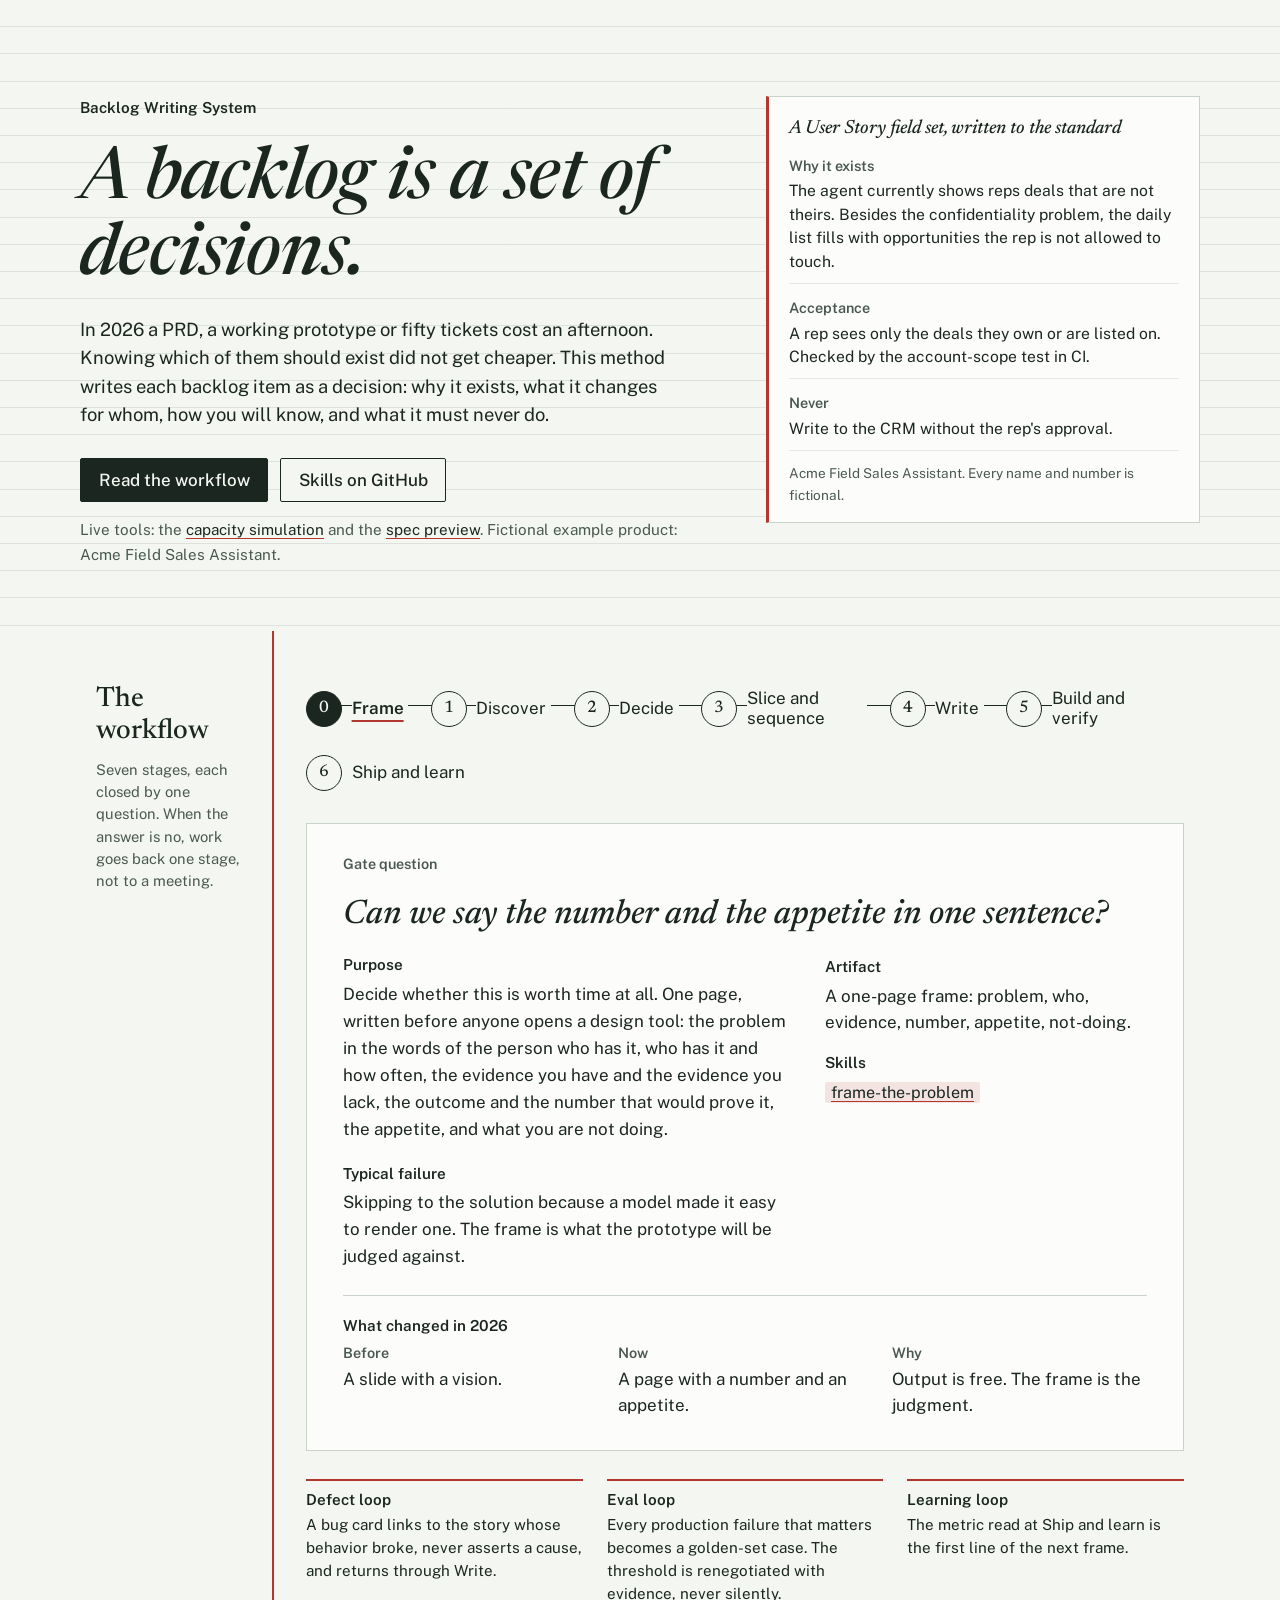
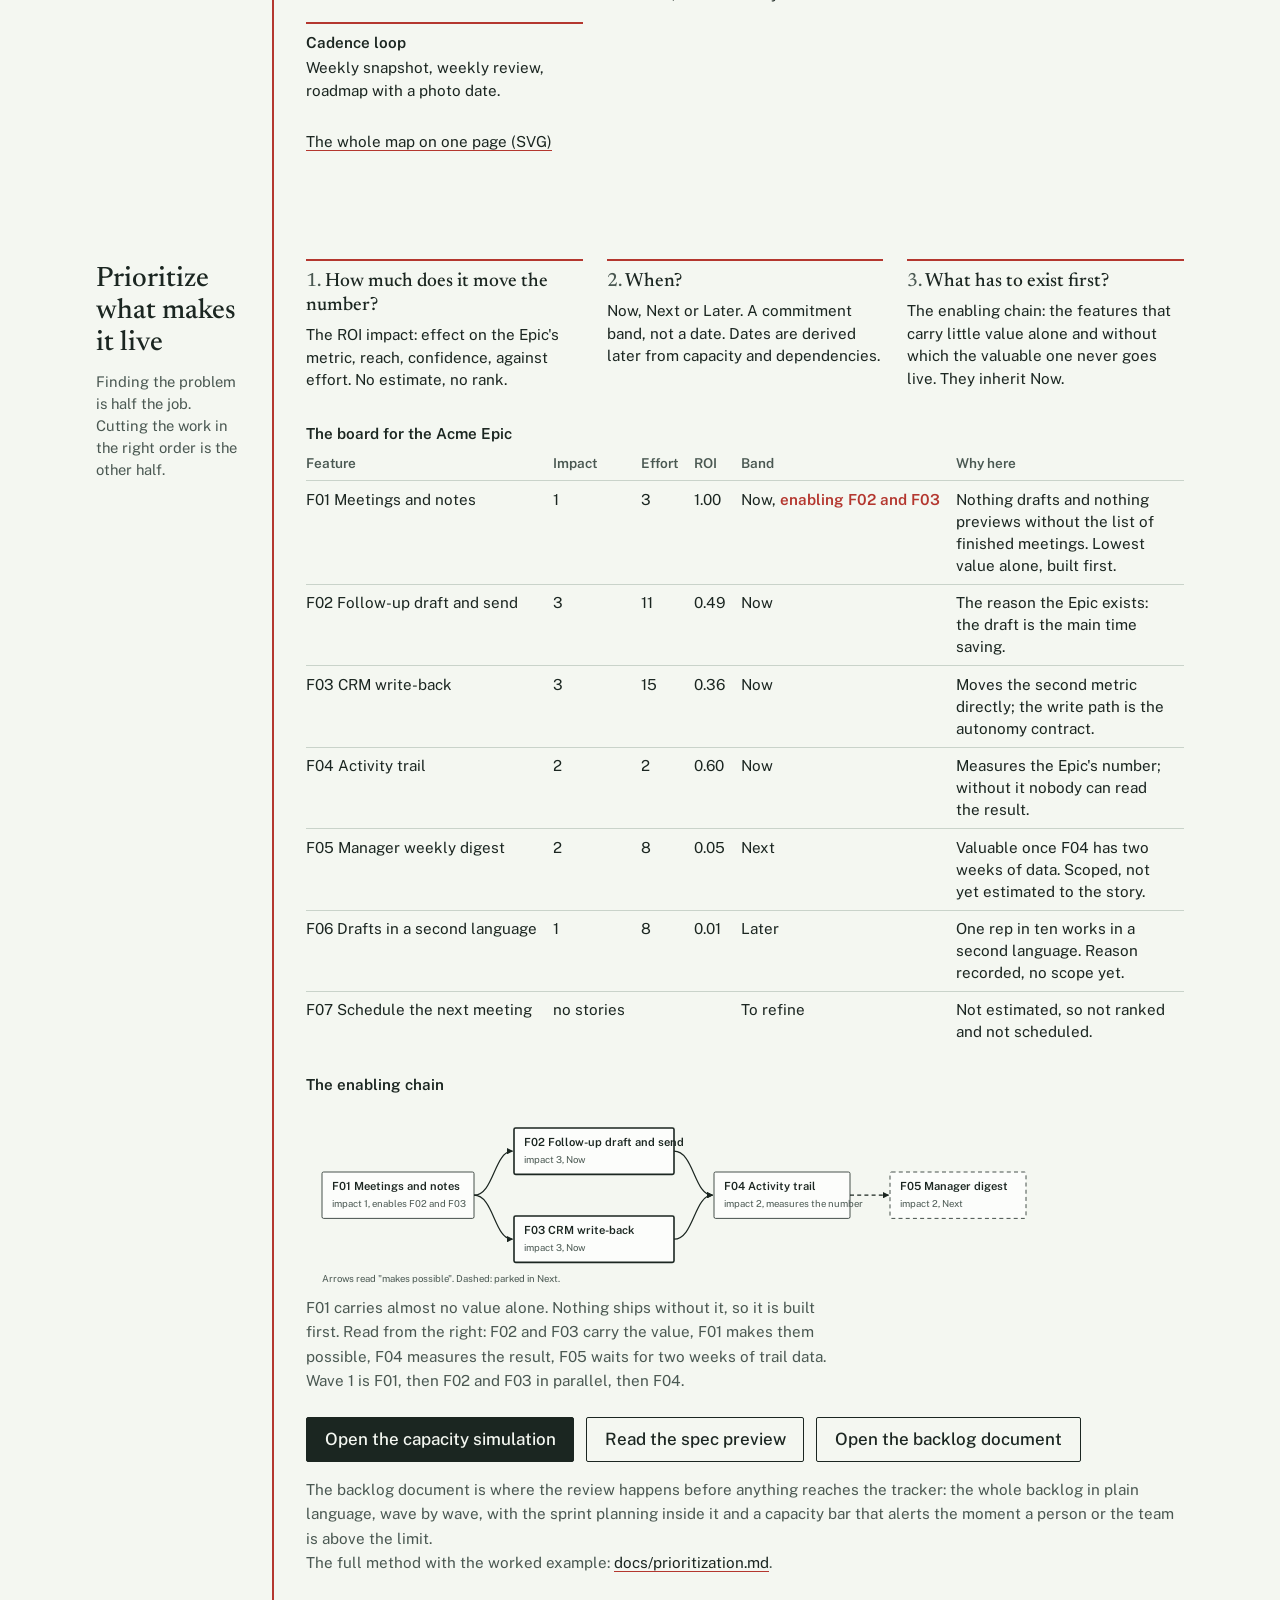
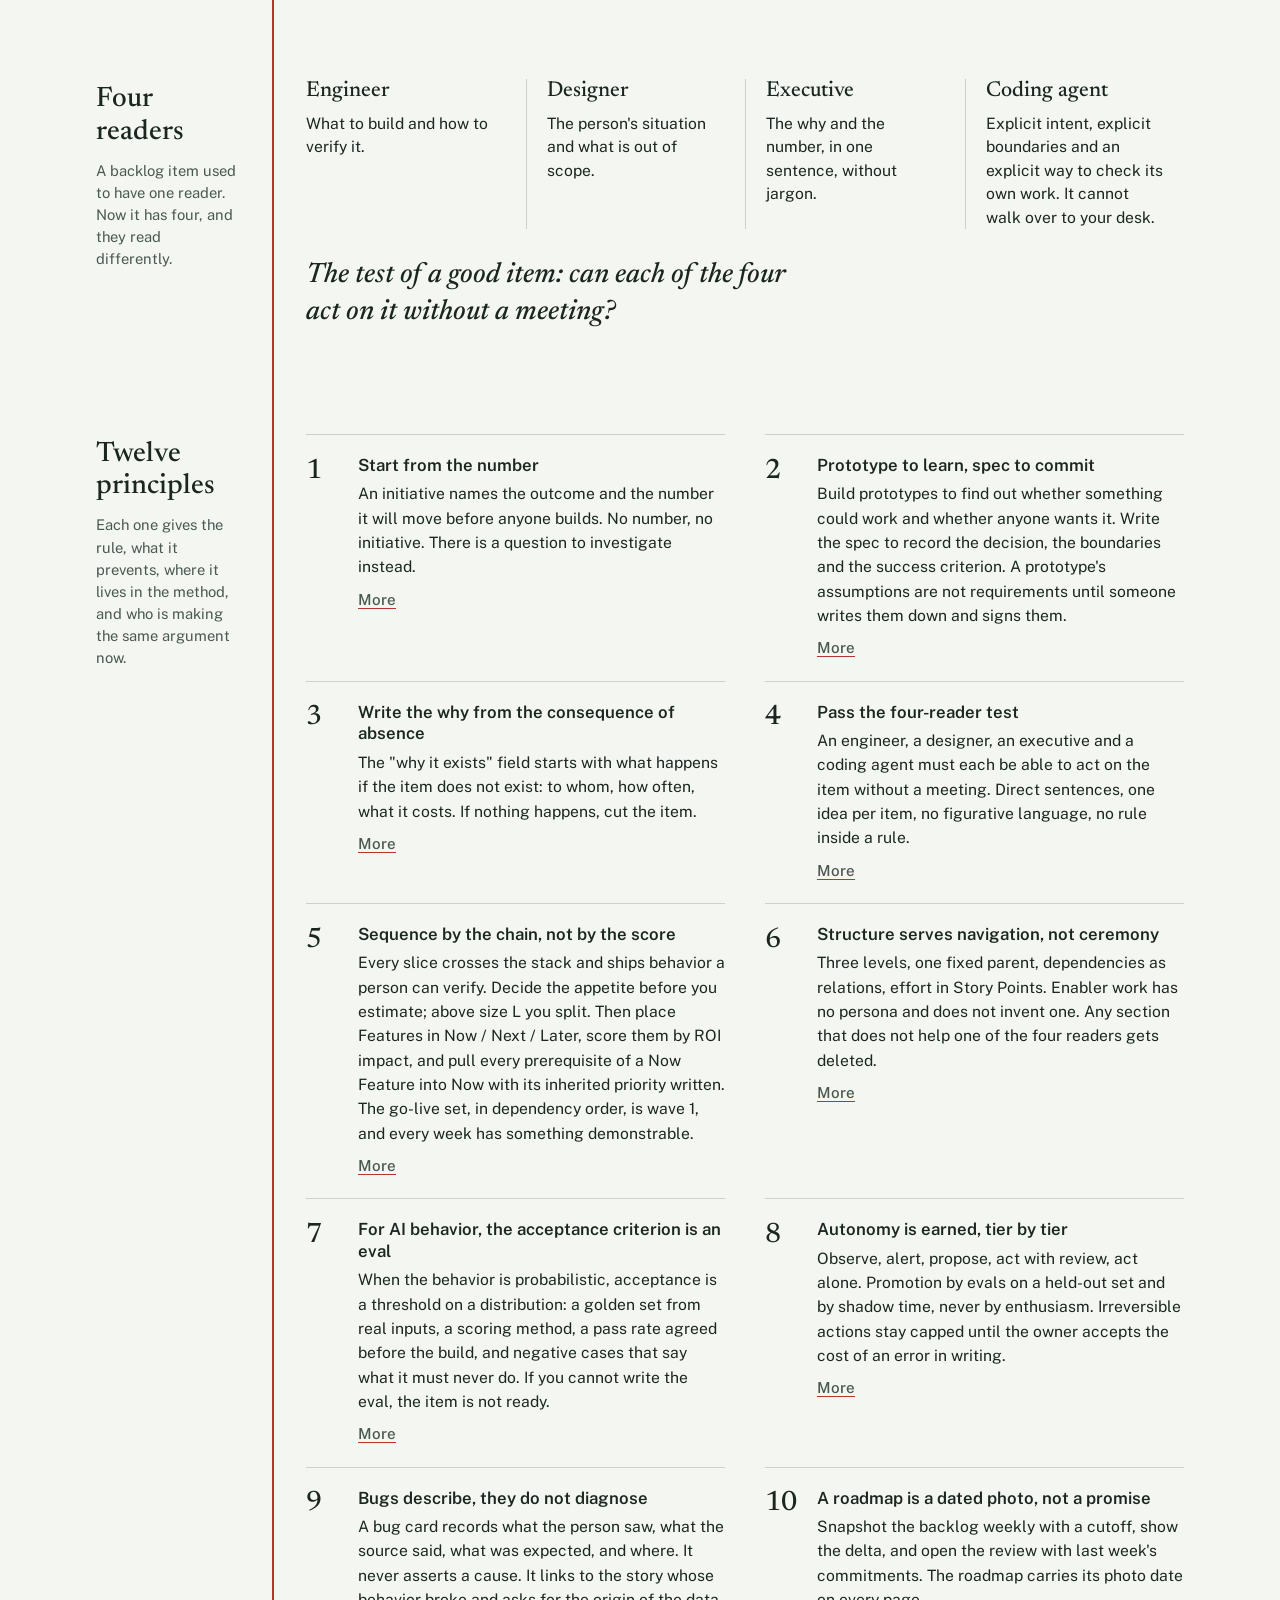
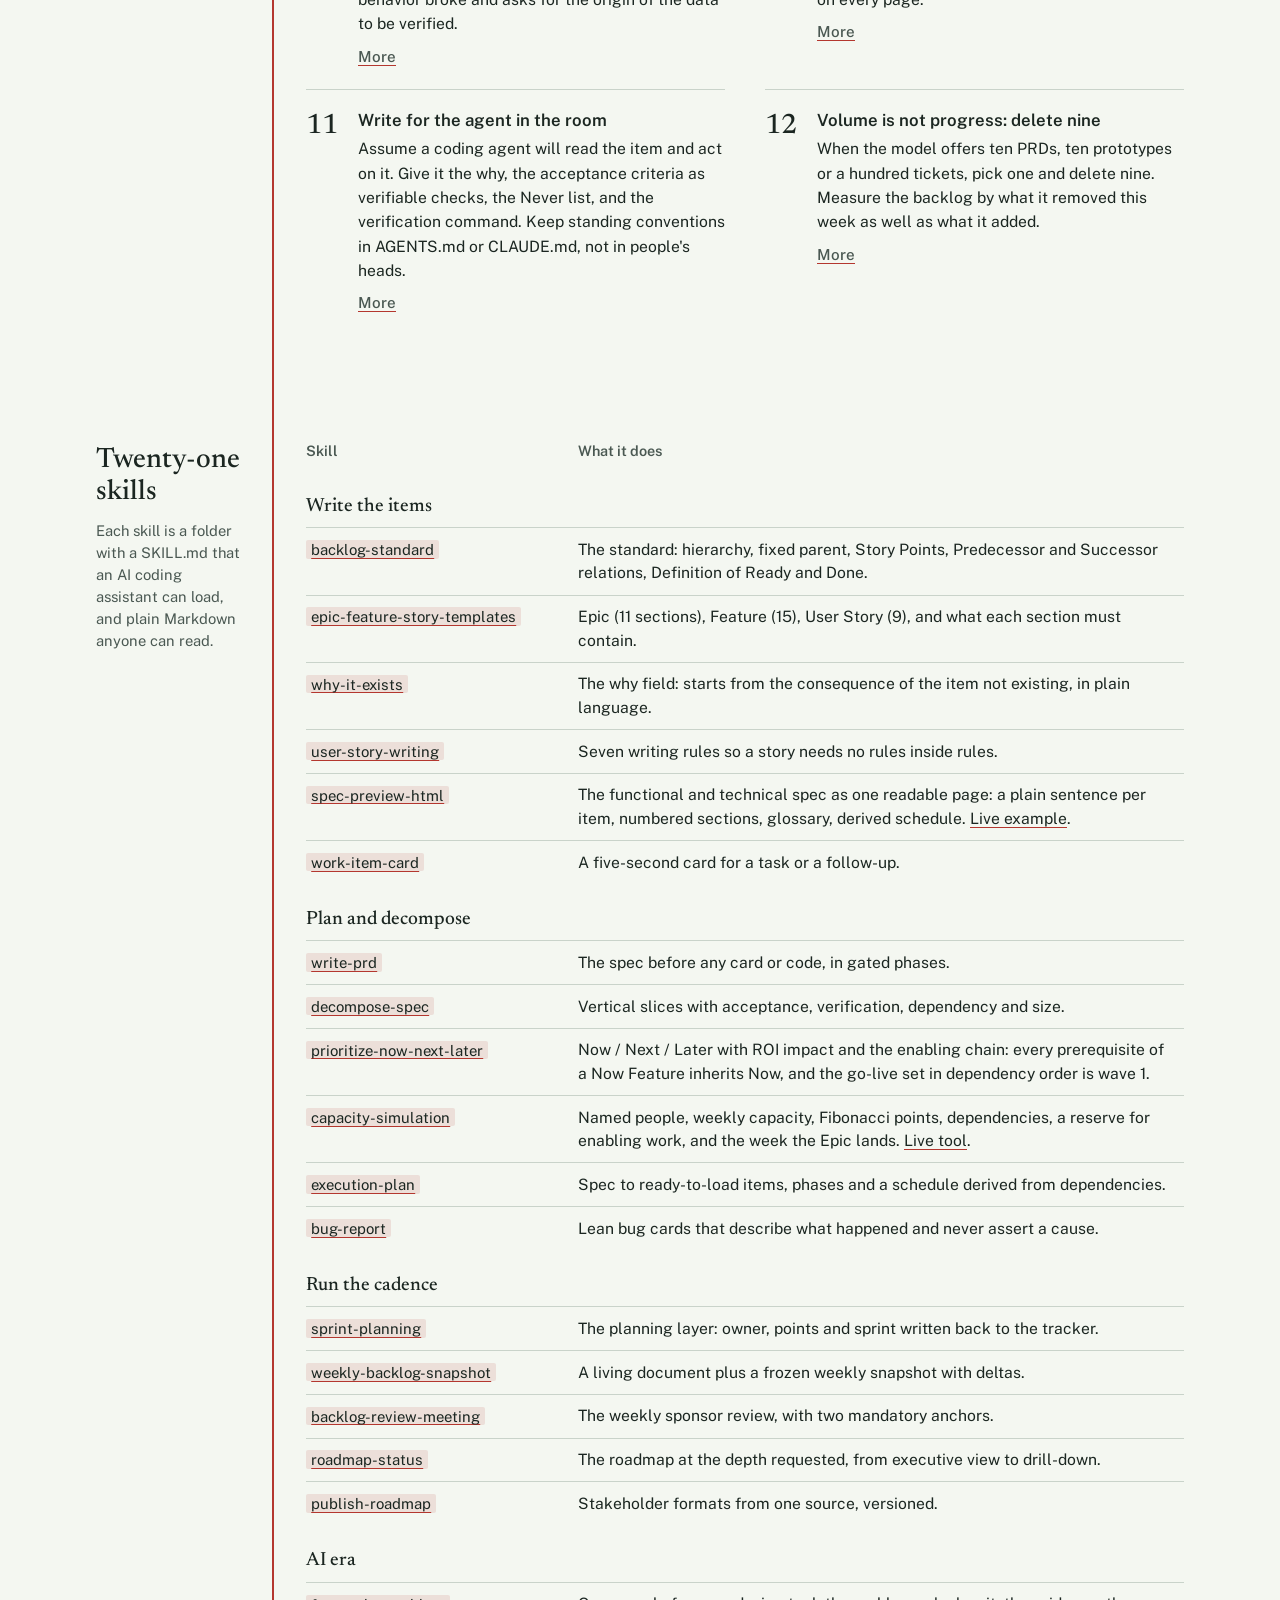
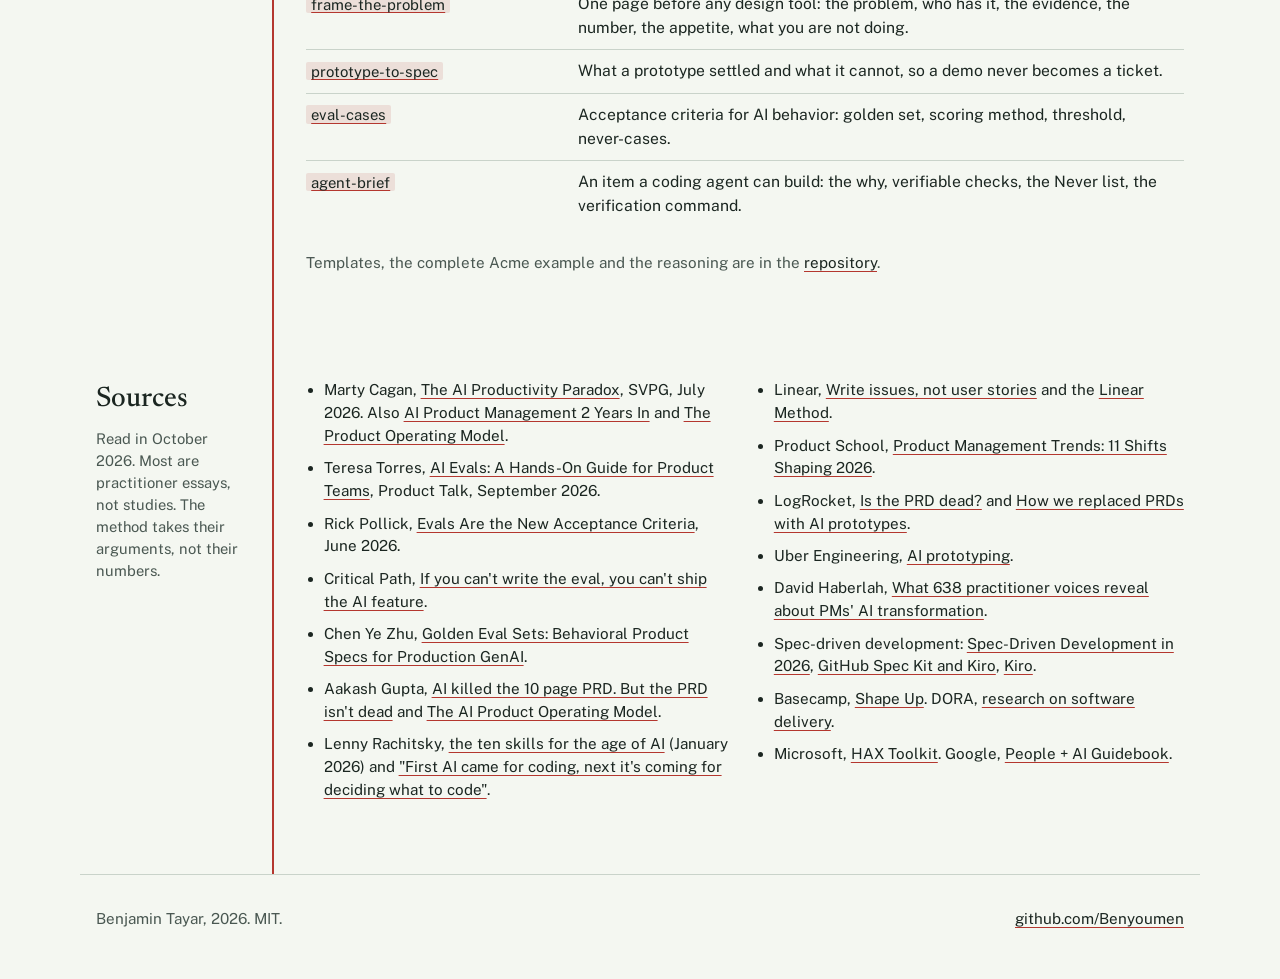
<file: site/index.html>
<!doctype html>
<html lang="en">
<head>
<meta charset="utf-8">
<meta name="viewport" content="width=device-width, initial-scale=1">
<title>Backlog Writing System</title>
<meta name="description" content="A field guide to writing a product backlog as a set of decisions: seven stages with a gate question each, twelve principles, twenty-one reusable skills, a live capacity simulation and a readable spec preview, with a fictional worked example.">
<link rel="canonical" href="https://benyoumen.github.io/backlog-writing-system/">
<meta property="og:type" content="website">
<meta property="og:title" content="Backlog Writing System">
<meta property="og:description" content="A backlog is a set of decisions. Seven stages, seven gates, twelve principles, twenty-one reusable skills, a live capacity simulation.">
<meta property="og:url" content="https://benyoumen.github.io/backlog-writing-system/">
<meta property="og:image" content="https://benyoumen.github.io/backlog-writing-system/workflow-map.svg">
<meta name="twitter:card" content="summary_large_image">
<link rel="icon" href="data:image/svg+xml,%3Csvg xmlns='http://www.w3.org/2000/svg' viewBox='0 0 32 32'%3E%3Crect width='32' height='32' fill='%23F4F7F1'/%3E%3Crect x='7' y='4' width='3' height='24' fill='%23B4372F'/%3E%3Crect x='14' y='9' width='12' height='2.5' fill='%231B2621'/%3E%3Crect x='14' y='15' width='12' height='2.5' fill='%231B2621'/%3E%3Crect x='14' y='21' width='8' height='2.5' fill='%231B2621'/%3E%3C/svg%3E">
<link rel="preconnect" href="https://fonts.googleapis.com">
<link rel="preconnect" href="https://fonts.gstatic.com" crossorigin>
<link href="https://fonts.googleapis.com/css2?family=Newsreader:ital,opsz,wght@0,6..72,400..600;1,6..72,400..600&family=Public+Sans:wght@400;500;600&display=swap" rel="stylesheet">
<link rel="stylesheet" href="styles.css">
<script>document.documentElement.classList.add('js');</script>
</head>
<body>
<a class="skip" href="#workflow">Skip to the workflow</a>

<header class="hero">
  <div class="hero-inner">
    <div class="hero-text">
      <p class="site-name">Backlog Writing System</p>
      <h1 class="thesis">A backlog is a set of decisions.</h1>
      <p class="lede">In 2026 a PRD, a working prototype or fifty tickets cost an afternoon. Knowing which of them should exist did not get cheaper. This method writes each backlog item as a decision: why it exists, what it changes for whom, how you will know, and what it must never do.</p>
      <p class="actions">
        <a class="button primary" href="#workflow">Read the workflow</a>
        <a class="button" href="https://github.com/Benyoumen/backlog-writing-system">Skills on GitHub</a>
      </p>
      <p class="note">Live tools: the <a href="capacity.html">capacity simulation</a> and the <a href="spec-preview.html">spec preview</a>. Fictional example product: Acme Field Sales Assistant.</p>
    </div>
    <figure class="specimen">
      <figcaption>A User Story field set, written to the standard</figcaption>
      <dl>
        <dt>Why it exists</dt>
        <dd>The agent currently shows reps deals that are not theirs. Besides the confidentiality problem, the daily list fills with opportunities the rep is not allowed to touch.</dd>
        <dt>Acceptance</dt>
        <dd>A rep sees only the deals they own or are listed on. Checked by the account-scope test in CI.</dd>
        <dt>Never</dt>
        <dd>Write to the CRM without the rep's approval.</dd>
      </dl>
      <p class="specimen-note">Acme Field Sales Assistant. Every name and number is fictional.</p>
    </figure>
  </div>
</header>

<main class="ledger">

  <section class="block" id="workflow" aria-labelledby="h-workflow">
    <div class="margin">
      <h2 id="h-workflow">The workflow</h2>
      <p>Seven stages, each closed by one question. When the answer is no, work goes back one stage, not to a meeting.</p>
    </div>
    <div class="body">
      <div class="track" role="tablist" aria-label="Stages of the workflow">
        <button class="node" role="tab" id="tab-0" aria-selected="true" aria-controls="stage-0"><span class="num">0</span><span class="name">Frame</span></button>
        <button class="node" role="tab" id="tab-1" aria-selected="false" aria-controls="stage-1" tabindex="-1"><span class="num">1</span><span class="name">Discover</span></button>
        <button class="node" role="tab" id="tab-2" aria-selected="false" aria-controls="stage-2" tabindex="-1"><span class="num">2</span><span class="name">Decide</span></button>
        <button class="node" role="tab" id="tab-3" aria-selected="false" aria-controls="stage-3" tabindex="-1"><span class="num">3</span><span class="name">Slice and sequence</span></button>
        <button class="node" role="tab" id="tab-4" aria-selected="false" aria-controls="stage-4" tabindex="-1"><span class="num">4</span><span class="name">Write</span></button>
        <button class="node" role="tab" id="tab-5" aria-selected="false" aria-controls="stage-5" tabindex="-1"><span class="num">5</span><span class="name">Build and verify</span></button>
        <button class="node" role="tab" id="tab-6" aria-selected="false" aria-controls="stage-6" tabindex="-1"><span class="num">6</span><span class="name">Ship and learn</span></button>
      </div>

      <div class="panels">

        <section class="panel is-active" role="tabpanel" id="stage-0" aria-labelledby="tab-0">
          <p class="gate-label">Gate question</p>
          <p class="gate">Can we say the number and the appetite in one sentence?</p>
          <div class="panel-grid">
            <div>
              <h3>Purpose</h3>
              <p>Decide whether this is worth time at all. One page, written before anyone opens a design tool: the problem in the words of the person who has it, who has it and how often, the evidence you have and the evidence you lack, the outcome and the number that would prove it, the appetite, and what you are not doing.</p>
              <h3>Typical failure</h3>
              <p>Skipping to the solution because a model made it easy to render one. The frame is what the prototype will be judged against.</p>
            </div>
            <dl class="facts">
              <dt>Artifact</dt>
              <dd>A one-page frame: problem, who, evidence, number, appetite, not-doing.</dd>
              <dt>Skills</dt>
              <dd><a href="https://github.com/Benyoumen/backlog-writing-system/tree/main/skills/frame-the-problem"><code>frame-the-problem</code></a></dd>
            </dl>
          </div>
          <div class="changed">
            <h3>What changed in 2026</h3>
            <dl class="triple">
              <div><dt>Before</dt><dd>A slide with a vision.</dd></div>
              <div><dt>Now</dt><dd>A page with a number and an appetite.</dd></div>
              <div><dt>Why</dt><dd>Output is free. The frame is the judgment.</dd></div>
            </dl>
          </div>
        </section>

        <section class="panel" role="tabpanel" id="stage-1" aria-labelledby="tab-1">
          <p class="gate-label">Gate question</p>
          <p class="gate">What did we learn that changes the spec?</p>
          <div class="panel-grid">
            <div>
              <h3>Purpose</h3>
              <p>Learn before committing. Building to learn: prototypes, interviews, assumption tests, a throwaway agent that runs on last month's data. The point is to be wrong cheaply. Keep the notes short and dated, and separate what the prototype settled from what it could not settle: usually the edge cases, the failure modes, and the cost of being wrong in production.</p>
              <h3>Typical failure</h3>
              <p>The demo that convinces the room and skips straight to a ticket.</p>
            </div>
            <dl class="facts">
              <dt>Artifact</dt>
              <dd>Prototype notes, interview notes, assumption tests.</dd>
              <dt>Skills</dt>
              <dd><a href="https://github.com/Benyoumen/backlog-writing-system/tree/main/skills/prototype-to-spec"><code>prototype-to-spec</code></a></dd>
            </dl>
          </div>
          <div class="changed">
            <h3>What changed in 2026</h3>
            <dl class="triple">
              <div><dt>Before</dt><dd>Mockups, then a long PRD.</dd></div>
              <div><dt>Now</dt><dd>Working prototypes in hours. Product managers build their own.</dd></div>
              <div><dt>Why</dt><dd>Cagan's building to learn. Affirm, Uber and Slack report the same practice.</dd></div>
            </dl>
          </div>
        </section>

        <section class="panel" role="tabpanel" id="stage-2" aria-labelledby="tab-2">
          <p class="gate-label">Gate question</p>
          <p class="gate">Could an engineer and a coding agent start without a meeting?</p>
          <div class="panel-grid">
            <div>
              <h3>Purpose</h3>
              <p>Record the decision. The PRD is short and gated: a capability map when the request bundles several testable capabilities, the goal and the success criterion with a number, the boundaries of autonomy for anything that acts on a person's behalf (Always, Ask first, Never), the data each capability reads and writes, an evals plan for every probabilistic behavior, and what is out of scope.</p>
              <h3>Typical failure</h3>
              <p>A ten-page document nobody reads, or a prototype standing in for a decision nobody made.</p>
            </div>
            <dl class="facts">
              <dt>Artifact</dt>
              <dd>A PRD in gated phases, with boundaries and an evals plan.</dd>
              <dt>Skills</dt>
              <dd><a href="https://github.com/Benyoumen/backlog-writing-system/tree/main/skills/write-prd"><code>write-prd</code></a></dd>
            </dl>
          </div>
          <div class="changed">
            <h3>What changed in 2026</h3>
            <dl class="triple">
              <div><dt>Before</dt><dd>The PRD as the main document.</dd></div>
              <div><dt>Now</dt><dd>A short alignment spec next to the prototype, with the boundaries of autonomy explicit.</dd></div>
              <div><dt>Why</dt><dd>The ten-page PRD died. The decision record did not.</dd></div>
            </dl>
          </div>
        </section>

        <section class="panel" role="tabpanel" id="stage-3" aria-labelledby="tab-3">
          <p class="gate-label">Gate question</p>
          <p class="gate">Does every slice ship behavior, in an order that lets the team find its pace?</p>
          <div class="panel-grid">
            <div>
              <h3>Purpose</h3>
              <p>Make it buildable in small, verifiable pieces, then put the pieces in the order that lets the team find its pace. Vertical slices, each crossing collect, decide, show and write. Sizes XS to L; above L you split, you do not estimate. Then the board: Features in Now / Next / Later, scored by ROI impact, with every prerequisite of a Now Feature pulled into Now and marked with its inherited priority. The go-live set in dependency order is wave 1. Dates are derived from the chain and the team's capacity, never typed.</p>
              <h3>Typical failure</h3>
              <p>Horizontal layers ("build the data model", "build the API") that ship nothing for weeks. Or a ranked list whose top item cannot be built, because its two unglamorous prerequisites sit at the bottom.</p>
            </div>
            <dl class="facts">
              <dt>Artifact</dt>
              <dd>The decomposition, the Now / Next / Later board with the enabling chain, the execution plan, the <a href="capacity.html">capacity simulation</a>.</dd>
              <dt>Skills</dt>
              <dd><a href="https://github.com/Benyoumen/backlog-writing-system/tree/main/skills/decompose-spec"><code>decompose-spec</code></a>, <a href="https://github.com/Benyoumen/backlog-writing-system/tree/main/skills/prioritize-now-next-later"><code>prioritize-now-next-later</code></a>, <a href="https://github.com/Benyoumen/backlog-writing-system/tree/main/skills/execution-plan"><code>execution-plan</code></a>, <a href="https://github.com/Benyoumen/backlog-writing-system/tree/main/skills/capacity-simulation"><code>capacity-simulation</code></a></dd>
            </dl>
          </div>
          <div class="changed">
            <h3>What changed in 2026</h3>
            <dl class="triple">
              <div><dt>Before</dt><dd>Estimation first, then a ranked list.</dd></div>
              <div><dt>Now</dt><dd>Appetite first, vertical slices, the chain pulled into Now, dates derived from capacity.</dd></div>
              <div><dt>Why</dt><dd>Shape Up. Now / Next / Later. Small batches.</dd></div>
            </dl>
          </div>
        </section>

        <section class="panel" role="tabpanel" id="stage-4" aria-labelledby="tab-4">
          <p class="gate-label">Gate question</p>
          <p class="gate">Does each item pass the four-reader test?</p>
          <div class="panel-grid">
            <div>
              <h3>Purpose</h3>
              <p>Put it in the tracker so four readers can act. Epic for the outcome, Feature for the deliverable capability, User Story for the testable behavior. One fixed parent. The why written from the consequence of absence. Acceptance criteria an engineer can verify. For AI behavior, eval cases instead of deterministic criteria. For work an agent will execute, an agent brief with the verification command and the Never list.</p>
              <h3>Typical failure</h3>
              <p>Items that only their author understands.</p>
            </div>
            <dl class="facts">
              <dt>Artifact</dt>
              <dd>Epic, Feature, User Story, eval cases, agent brief.</dd>
              <dt>Skills</dt>
              <dd>
                <a href="https://github.com/Benyoumen/backlog-writing-system/tree/main/skills/backlog-standard"><code>backlog-standard</code></a>,
                <a href="https://github.com/Benyoumen/backlog-writing-system/tree/main/skills/epic-feature-story-templates"><code>epic-feature-story-templates</code></a>,
                <a href="https://github.com/Benyoumen/backlog-writing-system/tree/main/skills/why-it-exists"><code>why-it-exists</code></a>,
                <a href="https://github.com/Benyoumen/backlog-writing-system/tree/main/skills/user-story-writing"><code>user-story-writing</code></a>,
                <a href="https://github.com/Benyoumen/backlog-writing-system/tree/main/skills/eval-cases"><code>eval-cases</code></a>,
                <a href="https://github.com/Benyoumen/backlog-writing-system/tree/main/skills/agent-brief"><code>agent-brief</code></a>
              </dd>
            </dl>
          </div>
          <div class="changed">
            <h3>What changed in 2026</h3>
            <dl class="triple">
              <div><dt>Before</dt><dd>One reader, the engineer.</dd></div>
              <div><dt>Now</dt><dd>Four readers, one of them a coding agent.</dd></div>
              <div><dt>Why</dt><dd>Spec-driven development. AGENTS.md as standing context.</dd></div>
            </dl>
          </div>
        </section>

        <section class="panel" role="tabpanel" id="stage-5" aria-labelledby="tab-5">
          <p class="gate-label">Gate question</p>
          <p class="gate">Threshold met on the held-out set, and zero never-cases?</p>
          <div class="panel-grid">
            <div>
              <h3>Purpose</h3>
              <p>Ship each slice to the agreed bar. Deterministic checks for the ordinary software around the model. Eval pass rate on the golden set for the probabilistic parts, in CI, before merge. Shadow mode before any agent acts on real records. Promotion up the autonomy ladder only on evidence.</p>
              <h3>Typical failure</h3>
              <p>A green pipeline and a feature that is right 92 times in 100 when the risk tier needed 99.</p>
            </div>
            <dl class="facts">
              <dt>Artifact</dt>
              <dd>Passing checks, the eval pass rate, shadow results.</dd>
              <dt>Skills</dt>
              <dd><a href="https://github.com/Benyoumen/backlog-writing-system/tree/main/skills/sprint-planning"><code>sprint-planning</code></a>, <a href="https://github.com/Benyoumen/backlog-writing-system/tree/main/skills/eval-cases"><code>eval-cases</code></a></dd>
            </dl>
          </div>
          <div class="changed">
            <h3>What changed in 2026</h3>
            <dl class="triple">
              <div><dt>Before</dt><dd>Tests pass or fail.</dd></div>
              <div><dt>Now</dt><dd>Evals: a threshold on a distribution, with guardrails for the tail.</dd></div>
              <div><dt>Why</dt><dd>Probabilistic features. Torres and Pollick make the case.</dd></div>
            </dl>
          </div>
        </section>

        <section class="panel" role="tabpanel" id="stage-6" aria-labelledby="tab-6">
          <p class="gate-label">Gate question</p>
          <p class="gate">Did the number move? What do we delete?</p>
          <div class="panel-grid">
            <div>
              <h3>Purpose</h3>
              <p>Find out whether the number moved. Read it. Feed production failures back into the golden set. File defects as descriptions, not diagnoses. Snapshot the backlog with a cutoff and show the delta, including what was removed. Review with the sponsor by reading last week's commitments first. Publish the roadmap with its photo date.</p>
              <h3>Typical failure</h3>
              <p>Celebrating output. The only question that matters here is whether the number moved and what that tells the next frame.</p>
            </div>
            <dl class="facts">
              <dt>Artifact</dt>
              <dd>Snapshot, review deck, roadmap status, bug cards.</dd>
              <dt>Skills</dt>
              <dd>
                <a href="https://github.com/Benyoumen/backlog-writing-system/tree/main/skills/weekly-backlog-snapshot"><code>weekly-backlog-snapshot</code></a>,
                <a href="https://github.com/Benyoumen/backlog-writing-system/tree/main/skills/backlog-review-meeting"><code>backlog-review-meeting</code></a>,
                <a href="https://github.com/Benyoumen/backlog-writing-system/tree/main/skills/roadmap-status"><code>roadmap-status</code></a>,
                <a href="https://github.com/Benyoumen/backlog-writing-system/tree/main/skills/publish-roadmap"><code>publish-roadmap</code></a>,
                <a href="https://github.com/Benyoumen/backlog-writing-system/tree/main/skills/bug-report"><code>bug-report</code></a>
              </dd>
            </dl>
          </div>
          <div class="changed">
            <h3>What changed in 2026</h3>
            <dl class="triple">
              <div><dt>Before</dt><dd>Launch, then move on.</dd></div>
              <div><dt>Now</dt><dd>Production failures feed the golden set. Autonomy is earned tier by tier.</dd></div>
              <div><dt>Why</dt><dd>Continuous error analysis. Autonomy ladders.</dd></div>
            </dl>
          </div>
        </section>

      </div>

      <ul class="loops" aria-label="The loops that send work back">
        <li><strong>Defect loop</strong>A bug card links to the story whose behavior broke, never asserts a cause, and returns through Write.</li>
        <li><strong>Eval loop</strong>Every production failure that matters becomes a golden-set case. The threshold is renegotiated with evidence, never silently.</li>
        <li><strong>Learning loop</strong>The metric read at Ship and learn is the first line of the next frame.</li>
        <li><strong>Cadence loop</strong>Weekly snapshot, weekly review, roadmap with a photo date.</li>
      </ul>

      <p class="poster-link"><a href="workflow-map.svg">The whole map on one page (SVG)</a></p>
    </div>
  </section>

  <section class="block" id="prioritize" aria-labelledby="h-prioritize">
    <div class="margin">
      <h2 id="h-prioritize">Prioritize what makes it live</h2>
      <p>Finding the problem is half the job. Cutting the work in the right order is the other half.</p>
    </div>
    <div class="body">
      <ol class="questions">
        <li><h3>How much does it move the number?</h3><p>The ROI impact: effect on the Epic's metric, reach, confidence, against effort. No estimate, no rank.</p></li>
        <li><h3>When?</h3><p>Now, Next or Later. A commitment band, not a date. Dates are derived later from capacity and dependencies.</p></li>
        <li><h3>What has to exist first?</h3><p>The enabling chain: the features that carry little value alone and without which the valuable one never goes live. They inherit Now.</p></li>
      </ol>

      <h3 class="sub">The board for the Acme Epic</h3>
      <div class="scrollx">
        <table class="board">
          <thead>
            <tr><th scope="col">Feature</th><th scope="col">Impact</th><th scope="col">Effort</th><th scope="col">ROI</th><th scope="col">Band</th><th scope="col">Why here</th></tr>
          </thead>
          <tbody>
            <tr><td>F01 Meetings and notes</td><td>1</td><td>3</td><td>1.00</td><td>Now, <span class="enabling">enabling F02 and F03</span></td><td>Nothing drafts and nothing previews without the list of finished meetings. Lowest value alone, built first.</td></tr>
            <tr><td>F02 Follow-up draft and send</td><td>3</td><td>11</td><td>0.49</td><td>Now</td><td>The reason the Epic exists: the draft is the main time saving.</td></tr>
            <tr><td>F03 CRM write-back</td><td>3</td><td>15</td><td>0.36</td><td>Now</td><td>Moves the second metric directly; the write path is the autonomy contract.</td></tr>
            <tr><td>F04 Activity trail</td><td>2</td><td>2</td><td>0.60</td><td>Now</td><td>Measures the Epic's number; without it nobody can read the result.</td></tr>
            <tr><td>F05 Manager weekly digest</td><td>2</td><td>8</td><td>0.05</td><td>Next</td><td>Valuable once F04 has two weeks of data. Scoped, not yet estimated to the story.</td></tr>
            <tr><td>F06 Drafts in a second language</td><td>1</td><td>8</td><td>0.01</td><td>Later</td><td>One rep in ten works in a second language. Reason recorded, no scope yet.</td></tr>
            <tr><td>F07 Schedule the next meeting</td><td>no stories</td><td></td><td></td><td>To refine</td><td>Not estimated, so not ranked and not scheduled.</td></tr>
          </tbody>
        </table>
      </div>

      <h3 class="sub">The enabling chain</h3>
      <svg class="chain" viewBox="0 0 920 230" role="img" aria-labelledby="chain-title">
        <title id="chain-title">The enabling chain: F01 makes F02 and F03 possible, F04 measures them, F05 waits for the trail's data</title>
        <defs><marker id="chain-arrow" markerWidth="8" markerHeight="8" refX="7" refY="4" orient="auto" markerUnits="userSpaceOnUse"><path d="M0,0 L8,4 L0,8 Z" fill="currentColor"/></marker></defs>
        <g font-size="13" fill="currentColor">
          <rect x="20" y="85" width="190" height="58" rx="2" fill="var(--paper-2)" stroke="currentColor"/>
          <text x="32" y="108" font-size="14" font-weight="600">F01 Meetings and notes</text>
          <text x="32" y="129" font-size="12" fill="var(--ink-2)">impact 1, enables F02 and F03</text>
          <rect x="260" y="30" width="200" height="58" rx="2" fill="var(--paper-2)" stroke="currentColor" stroke-width="2"/>
          <text x="272" y="53" font-size="14" font-weight="600">F02 Follow-up draft and send</text>
          <text x="272" y="74" font-size="12" fill="var(--ink-2)">impact 3, Now</text>
          <rect x="260" y="140" width="200" height="58" rx="2" fill="var(--paper-2)" stroke="currentColor" stroke-width="2"/>
          <text x="272" y="163" font-size="14" font-weight="600">F03 CRM write-back</text>
          <text x="272" y="184" font-size="12" fill="var(--ink-2)">impact 3, Now</text>
          <rect x="510" y="85" width="170" height="58" rx="2" fill="var(--paper-2)" stroke="currentColor"/>
          <text x="522" y="108" font-size="14" font-weight="600">F04 Activity trail</text>
          <text x="522" y="129" font-size="12" fill="var(--ink-2)">impact 2, measures the number</text>
          <rect x="730" y="85" width="170" height="58" rx="2" fill="var(--paper-2)" stroke="currentColor" stroke-dasharray="5 4"/>
          <text x="742" y="108" font-size="14" font-weight="600">F05 Manager digest</text>
          <text x="742" y="129" font-size="12" fill="var(--ink-2)">impact 2, Next</text>
          <path d="M210,114 C235,114 235,59 258,59" fill="none" stroke="currentColor" stroke-width="1.5" marker-end="url(#chain-arrow)"/>
          <path d="M210,114 C235,114 235,169 258,169" fill="none" stroke="currentColor" stroke-width="1.5" marker-end="url(#chain-arrow)"/>
          <path d="M460,59 C485,59 485,114 508,114" fill="none" stroke="currentColor" stroke-width="1.5" marker-end="url(#chain-arrow)"/>
          <path d="M460,169 C485,169 485,114 508,114" fill="none" stroke="currentColor" stroke-width="1.5" marker-end="url(#chain-arrow)"/>
          <path d="M680,114 H728" fill="none" stroke="currentColor" stroke-width="1.5" stroke-dasharray="5 4" marker-end="url(#chain-arrow)"/>
          <text x="20" y="222" font-size="12" fill="var(--ink-2)">Arrows read "makes possible". Dashed: parked in Next.</text>
        </g>
      </svg>
      <p class="chain-caption">F01 carries almost no value alone. Nothing ships without it, so it is built first. Read from the right: F02 and F03 carry the value, F01 makes them possible, F04 measures the result, F05 waits for two weeks of trail data. Wave 1 is F01, then F02 and F03 in parallel, then F04.</p>

      <p class="actions">
        <a class="button primary" href="capacity.html">Open the capacity simulation</a>
        <a class="button" href="spec-preview.html">Read the spec preview</a>
        <a class="button" href="backlog-document.html">Open the backlog document</a>
      </p>
      <p class="note">The backlog document is where the review happens before anything reaches the tracker: the whole backlog in plain language, wave by wave, with the sprint planning inside it and a capacity bar that alerts the moment a person or the team is above the limit.</p>
      <p class="note">The full method with the worked example: <a href="https://github.com/Benyoumen/backlog-writing-system/blob/main/docs/prioritization.md">docs/prioritization.md</a>.</p>
    </div>
  </section>

  <section class="block" id="readers" aria-labelledby="h-readers">
    <div class="margin">
      <h2 id="h-readers">Four readers</h2>
      <p>A backlog item used to have one reader. Now it has four, and they read differently.</p>
    </div>
    <div class="body">
      <ul class="readers">
        <li><h3>Engineer</h3><p>What to build and how to verify it.</p></li>
        <li><h3>Designer</h3><p>The person's situation and what is out of scope.</p></li>
        <li><h3>Executive</h3><p>The why and the number, in one sentence, without jargon.</p></li>
        <li><h3>Coding agent</h3><p>Explicit intent, explicit boundaries and an explicit way to check its own work. It cannot walk over to your desk.</p></li>
      </ul>
      <p class="test">The test of a good item: can each of the four act on it without a meeting?</p>
    </div>
  </section>

  <section class="block" id="principles" aria-labelledby="h-principles">
    <div class="margin">
      <h2 id="h-principles">Twelve principles</h2>
      <p>Each one gives the rule, what it prevents, where it lives in the method, and who is making the same argument now.</p>
    </div>
    <div class="body">
      <ol class="principles">
        <li>
          <span class="n" aria-hidden="true">1</span>
          <div>
            <h3>Start from the number</h3>
            <p>An initiative names the outcome and the number it will move before anyone builds. No number, no initiative. There is a question to investigate instead.</p>
            <details>
              <summary><span class="more">More</span><span class="less">Less</span></summary>
              <dl>
                <dt>Prevents</dt><dd>Output that feels like progress. Teams that used AI to accelerate their project model shipped more and improved nothing.</dd>
                <dt>In this method</dt><dd><code>frame-the-problem</code> and <code>write-prd</code>: goal and success criterion with a number. The weekly review reads the number back.</dd>
                <dt>Who is saying it</dt><dd>Cagan's AI productivity paradox: the problem was never speed, it was that the ideas were not worth building. Hilary Gridley: "it's never been easier to run 10 times faster in the wrong direction."</dd>
              </dl>
            </details>
          </div>
        </li>
        <li>
          <span class="n" aria-hidden="true">2</span>
          <div>
            <h3>Prototype to learn, spec to commit</h3>
            <p>Build prototypes to find out whether something could work and whether anyone wants it. Write the spec to record the decision, the boundaries and the success criterion. A prototype's assumptions are not requirements until someone writes them down and signs them.</p>
            <details>
              <summary><span class="more">More</span><span class="less">Less</span></summary>
              <dl>
                <dt>Prevents</dt><dd>The prototype-as-spec failure: a convincing demo ships with its guesses intact, and the why is never written.</dd>
                <dt>In this method</dt><dd><code>prototype-to-spec</code> lists what a prototype settles and what it cannot. <code>write-prd</code> is deliberately short.</dd>
                <dt>Who is saying it</dt><dd>Cagan separates building to learn from building to earn. Aakash Gupta: the ten-page PRD died, the alignment PRD did not. Product managers at Affirm and Uber build their own prototypes. Lenny Rachitsky lists taste and judgment first among durable skills.</dd>
              </dl>
            </details>
          </div>
        </li>
        <li>
          <span class="n" aria-hidden="true">3</span>
          <div>
            <h3>Write the why from the consequence of absence</h3>
            <p>The "why it exists" field starts with what happens if the item does not exist: to whom, how often, what it costs. If nothing happens, cut the item.</p>
            <details>
              <summary><span class="more">More</span><span class="less">Less</span></summary>
              <dl>
                <dt>Prevents</dt><dd>Justification by feature: "we need a filter because users want to filter."</dd>
                <dt>In this method</dt><dd><code>why-it-exists</code>, mandatory on Epic, Feature and Story.</dd>
                <dt>Who is saying it</dt><dd>Amazon's working-backwards practice, write the announcement first and then decide, is the older form of the same test.</dd>
              </dl>
            </details>
          </div>
        </li>
        <li>
          <span class="n" aria-hidden="true">4</span>
          <div>
            <h3>Pass the four-reader test</h3>
            <p>An engineer, a designer, an executive and a coding agent must each be able to act on the item without a meeting. Direct sentences, one idea per item, no figurative language, no rule inside a rule.</p>
            <details>
              <summary><span class="more">More</span><span class="less">Less</span></summary>
              <dl>
                <dt>Prevents</dt><dd>The item only its author understands. The agent that fills gaps with guesses.</dd>
                <dt>In this method</dt><dd><code>user-story-writing</code>, seven rules. <code>agent-brief</code>.</dd>
                <dt>Who is saying it</dt><dd>Linear writes plain-language issues and calls user stories an anti-pattern; the shared point is clarity for the reader. Spec-driven development makes the spec the agent's persistent context.</dd>
              </dl>
            </details>
          </div>
        </li>
        <li>
          <span class="n" aria-hidden="true">5</span>
          <div>
            <h3>Sequence by the chain, not by the score</h3>
            <p>Every slice crosses the stack and ships behavior a person can verify. Decide the appetite before you estimate; above size L you split. Then place Features in Now / Next / Later, score them by ROI impact, and pull every prerequisite of a Now Feature into Now with its inherited priority written. The go-live set, in dependency order, is wave 1, and every week has something demonstrable.</p>
            <details>
              <summary><span class="more">More</span><span class="less">Less</span></summary>
              <dl>
                <dt>Prevents</dt><dd>The most valuable feature at the top of a list that cannot be built, because its two unglamorous prerequisites sit at the bottom. Layers that ship nothing. Estimates that become promises. A team that never finds its pace.</dd>
                <dt>In this method</dt><dd><code>decompose-spec</code>, <code>prioritize-now-next-later</code>, <code>execution-plan</code>, <code>capacity-simulation</code>. The worked example: <a href="https://github.com/Benyoumen/backlog-writing-system/blob/main/docs/prioritization.md">prioritization.md</a>, and the <a href="capacity.html">live simulation</a>.</dd>
                <dt>Who is saying it</dt><dd>Basecamp's Shape Up (appetite, scope hammering). The Now / Next / Later roadmap, popularized by Janna Bastow at ProdPad, as the alternative to dated roadmaps. DORA's findings on small batches. Cagan's building-to-earn phase expects commercial quality per slice, not a demo.</dd>
              </dl>
            </details>
          </div>
        </li>
        <li>
          <span class="n" aria-hidden="true">6</span>
          <div>
            <h3>Structure serves navigation, not ceremony</h3>
            <p>Three levels, one fixed parent, dependencies as relations, effort in Story Points. Enabler work has no persona and does not invent one. Any section that does not help one of the four readers gets deleted.</p>
            <details>
              <summary><span class="more">More</span><span class="less">Less</span></summary>
              <dl>
                <dt>Prevents</dt><dd>Fake users. Template filling. A backlog nobody can query.</dd>
                <dt>In this method</dt><dd><code>backlog-standard</code>, <code>epic-feature-story-templates</code>.</dd>
                <dt>Who is saying it</dt><dd>Linear's minimal required fields (title, team, status). The sections here exist because four audiences and a weekly snapshot read them, not for their own sake.</dd>
              </dl>
            </details>
          </div>
        </li>
        <li>
          <span class="n" aria-hidden="true">7</span>
          <div>
            <h3>For AI behavior, the acceptance criterion is an eval</h3>
            <p>When the behavior is probabilistic, acceptance is a threshold on a distribution: a golden set from real inputs, a scoring method, a pass rate agreed before the build, and negative cases that say what it must never do. If you cannot write the eval, the item is not ready.</p>
            <details>
              <summary><span class="more">More</span><span class="less">Less</span></summary>
              <dl>
                <dt>Prevents</dt><dd>The feature that meets every criterion, passes CI, is right 92 times in 100, and becomes the top source of support tickets two weeks later.</dd>
                <dt>In this method</dt><dd><code>eval-cases</code>. <code>write-prd</code> requires an evals plan for AI parts. The Definition of Ready includes it.</dd>
                <dt>Who is saying it</dt><dd>Teresa Torres: defining correctness "is the product team's job"; prefer code assertions, then golden sets, then a model as judge. Rick Pollick: "Acceptance is no longer a checkbox; it is a threshold on a distribution." Critical Path: if you can't write the eval, you can't ship the feature.</dd>
              </dl>
            </details>
          </div>
        </li>
        <li>
          <span class="n" aria-hidden="true">8</span>
          <div>
            <h3>Autonomy is earned, tier by tier</h3>
            <p>Observe, alert, propose, act with review, act alone. Promotion by evals on a held-out set and by shadow time, never by enthusiasm. Irreversible actions stay capped until the owner accepts the cost of an error in writing.</p>
            <details>
              <summary><span class="more">More</span><span class="less">Less</span></summary>
              <dl>
                <dt>Prevents</dt><dd>The agent that sends the email on day one.</dd>
                <dt>In this method</dt><dd>Boundaries Always, Ask first and Never in every spec. The ladder itself lives in <a href="https://github.com/Benyoumen/agent-design-principles">agent-design-principles</a>, skill <code>autonomy-tiers-and-evals</code>.</dd>
                <dt>Who is saying it</dt><dd>Pollick on runtime guardrails for the tail. Torres on error analysis as a continuous habit. Microsoft's HAX guidelines and Google's PAIR guidebook on keeping people in control.</dd>
              </dl>
            </details>
          </div>
        </li>
        <li>
          <span class="n" aria-hidden="true">9</span>
          <div>
            <h3>Bugs describe, they do not diagnose</h3>
            <p>A bug card records what the person saw, what the source said, what was expected, and where. It never asserts a cause. It links to the story whose behavior broke and asks for the origin of the data to be verified.</p>
            <details>
              <summary><span class="more">More</span><span class="less">Less</span></summary>
              <dl>
                <dt>Prevents</dt><dd>Fixing the hypothesis instead of the defect. Blame.</dd>
                <dt>In this method</dt><dd><code>bug-report</code>.</dd>
                <dt>Who is saying it</dt><dd>Standard incident practice. It matters more with AI features because the cause is often a data or prompt input nobody checked.</dd>
              </dl>
            </details>
          </div>
        </li>
        <li>
          <span class="n" aria-hidden="true">10</span>
          <div>
            <h3>A roadmap is a dated photo, not a promise</h3>
            <p>Snapshot the backlog weekly with a cutoff, show the delta, and open the review with last week's commitments. The roadmap carries its photo date on every page.</p>
            <details>
              <summary><span class="more">More</span><span class="less">Less</span></summary>
              <dl>
                <dt>Prevents</dt><dd>Roadmaps that promise dates no one re-derived. Reviews that re-litigate instead of advance.</dd>
                <dt>In this method</dt><dd><code>weekly-backlog-snapshot</code>, <code>backlog-review-meeting</code>, <code>roadmap-status</code>, <code>publish-roadmap</code>.</dd>
                <dt>Who is saying it</dt><dd>Cagan's 2026 essays on predictable roadmaps versus outcomes. Linear on keeping product discussion at the feature level, not in the task.</dd>
              </dl>
            </details>
          </div>
        </li>
        <li>
          <span class="n" aria-hidden="true">11</span>
          <div>
            <h3>Write for the agent in the room</h3>
            <p>Assume a coding agent will read the item and act on it. Give it the why, the acceptance criteria as verifiable checks, the Never list, and the verification command. Keep standing conventions in AGENTS.md or CLAUDE.md, not in people's heads.</p>
            <details>
              <summary><span class="more">More</span><span class="less">Less</span></summary>
              <dl>
                <dt>Prevents</dt><dd>The agent that builds the wrong thing well.</dd>
                <dt>In this method</dt><dd><code>agent-brief</code>. The repository's own <a href="https://github.com/Benyoumen/backlog-writing-system/blob/main/AGENTS.md">AGENTS.md</a> shows how the skills compose for an agent.</dd>
                <dt>Who is saying it</dt><dd>Spec-driven development: GitHub Spec Kit, Kiro's steering files, Claude Code's CLAUDE.md. Lenny Rachitsky: "First AI came for coding, next it's coming for deciding what to code."</dd>
              </dl>
            </details>
          </div>
        </li>
        <li>
          <span class="n" aria-hidden="true">12</span>
          <div>
            <h3>Volume is not progress: delete nine</h3>
            <p>When the model offers ten PRDs, ten prototypes or a hundred tickets, pick one and delete nine. Measure the backlog by what it removed this week as well as what it added.</p>
            <details>
              <summary><span class="more">More</span><span class="less">Less</span></summary>
              <dl>
                <dt>Prevents</dt><dd>The noise AI makes free: more documents, more tickets, more updates, no better decisions.</dd>
                <dt>In this method</dt><dd>The weekly snapshot reports items removed. The review deck has a line for what was cut.</dd>
                <dt>Who is saying it</dt><dd>Practitioner pushback in 2026 surveys of product managers. Chip Huyen, quoted by Cagan: "AI makes building easier, but the hardest part remains knowing what to build."</dd>
              </dl>
            </details>
          </div>
        </li>
      </ol>
    </div>
  </section>

  <section class="block" id="skills" aria-labelledby="h-skills">
    <div class="margin">
      <h2 id="h-skills">Twenty-one skills</h2>
      <p>Each skill is a folder with a SKILL.md that an AI coding assistant can load, and plain Markdown anyone can read.</p>
    </div>
    <div class="body">
      <table class="skills">
        <thead>
          <tr><th scope="col">Skill</th><th scope="col">What it does</th></tr>
        </thead>
        <tbody>
          <tr class="group"><th scope="rowgroup" colspan="2">Write the items</th></tr>
          <tr><td><a href="https://github.com/Benyoumen/backlog-writing-system/tree/main/skills/backlog-standard"><code>backlog-standard</code></a></td><td>The standard: hierarchy, fixed parent, Story Points, Predecessor and Successor relations, Definition of Ready and Done.</td></tr>
          <tr><td><a href="https://github.com/Benyoumen/backlog-writing-system/tree/main/skills/epic-feature-story-templates"><code>epic-feature-story-templates</code></a></td><td>Epic (11 sections), Feature (15), User Story (9), and what each section must contain.</td></tr>
          <tr><td><a href="https://github.com/Benyoumen/backlog-writing-system/tree/main/skills/why-it-exists"><code>why-it-exists</code></a></td><td>The why field: starts from the consequence of the item not existing, in plain language.</td></tr>
          <tr><td><a href="https://github.com/Benyoumen/backlog-writing-system/tree/main/skills/user-story-writing"><code>user-story-writing</code></a></td><td>Seven writing rules so a story needs no rules inside rules.</td></tr>
          <tr><td><a href="https://github.com/Benyoumen/backlog-writing-system/tree/main/skills/spec-preview-html"><code>spec-preview-html</code></a></td><td>The functional and technical spec as one readable page: a plain sentence per item, numbered sections, glossary, derived schedule. <a href="spec-preview.html">Live example</a>.</td></tr>
          <tr><td><a href="https://github.com/Benyoumen/backlog-writing-system/tree/main/skills/work-item-card"><code>work-item-card</code></a></td><td>A five-second card for a task or a follow-up.</td></tr>
        </tbody>
        <tbody>
          <tr class="group"><th scope="rowgroup" colspan="2">Plan and decompose</th></tr>
          <tr><td><a href="https://github.com/Benyoumen/backlog-writing-system/tree/main/skills/write-prd"><code>write-prd</code></a></td><td>The spec before any card or code, in gated phases.</td></tr>
          <tr><td><a href="https://github.com/Benyoumen/backlog-writing-system/tree/main/skills/decompose-spec"><code>decompose-spec</code></a></td><td>Vertical slices with acceptance, verification, dependency and size.</td></tr>
          <tr><td><a href="https://github.com/Benyoumen/backlog-writing-system/tree/main/skills/prioritize-now-next-later"><code>prioritize-now-next-later</code></a></td><td>Now / Next / Later with ROI impact and the enabling chain: every prerequisite of a Now Feature inherits Now, and the go-live set in dependency order is wave 1.</td></tr>
          <tr><td><a href="https://github.com/Benyoumen/backlog-writing-system/tree/main/skills/capacity-simulation"><code>capacity-simulation</code></a></td><td>Named people, weekly capacity, Fibonacci points, dependencies, a reserve for enabling work, and the week the Epic lands. <a href="capacity.html">Live tool</a>.</td></tr>
          <tr><td><a href="https://github.com/Benyoumen/backlog-writing-system/tree/main/skills/execution-plan"><code>execution-plan</code></a></td><td>Spec to ready-to-load items, phases and a schedule derived from dependencies.</td></tr>
          <tr><td><a href="https://github.com/Benyoumen/backlog-writing-system/tree/main/skills/bug-report"><code>bug-report</code></a></td><td>Lean bug cards that describe what happened and never assert a cause.</td></tr>
        </tbody>
        <tbody>
          <tr class="group"><th scope="rowgroup" colspan="2">Run the cadence</th></tr>
          <tr><td><a href="https://github.com/Benyoumen/backlog-writing-system/tree/main/skills/sprint-planning"><code>sprint-planning</code></a></td><td>The planning layer: owner, points and sprint written back to the tracker.</td></tr>
          <tr><td><a href="https://github.com/Benyoumen/backlog-writing-system/tree/main/skills/weekly-backlog-snapshot"><code>weekly-backlog-snapshot</code></a></td><td>A living document plus a frozen weekly snapshot with deltas.</td></tr>
          <tr><td><a href="https://github.com/Benyoumen/backlog-writing-system/tree/main/skills/backlog-review-meeting"><code>backlog-review-meeting</code></a></td><td>The weekly sponsor review, with two mandatory anchors.</td></tr>
          <tr><td><a href="https://github.com/Benyoumen/backlog-writing-system/tree/main/skills/roadmap-status"><code>roadmap-status</code></a></td><td>The roadmap at the depth requested, from executive view to drill-down.</td></tr>
          <tr><td><a href="https://github.com/Benyoumen/backlog-writing-system/tree/main/skills/publish-roadmap"><code>publish-roadmap</code></a></td><td>Stakeholder formats from one source, versioned.</td></tr>
        </tbody>
        <tbody>
          <tr class="group"><th scope="rowgroup" colspan="2">AI era</th></tr>
          <tr><td><a href="https://github.com/Benyoumen/backlog-writing-system/tree/main/skills/frame-the-problem"><code>frame-the-problem</code></a></td><td>One page before any design tool: the problem, who has it, the evidence, the number, the appetite, what you are not doing.</td></tr>
          <tr><td><a href="https://github.com/Benyoumen/backlog-writing-system/tree/main/skills/prototype-to-spec"><code>prototype-to-spec</code></a></td><td>What a prototype settled and what it cannot, so a demo never becomes a ticket.</td></tr>
          <tr><td><a href="https://github.com/Benyoumen/backlog-writing-system/tree/main/skills/eval-cases"><code>eval-cases</code></a></td><td>Acceptance criteria for AI behavior: golden set, scoring method, threshold, never-cases.</td></tr>
          <tr><td><a href="https://github.com/Benyoumen/backlog-writing-system/tree/main/skills/agent-brief"><code>agent-brief</code></a></td><td>An item a coding agent can build: the why, verifiable checks, the Never list, the verification command.</td></tr>
        </tbody>
      </table>
      <p class="skills-note">Templates, the complete Acme example and the reasoning are in the <a href="https://github.com/Benyoumen/backlog-writing-system">repository</a>.</p>
    </div>
  </section>

  <section class="block" id="sources" aria-labelledby="h-sources">
    <div class="margin">
      <h2 id="h-sources">Sources</h2>
      <p>Read in October 2026. Most are practitioner essays, not studies. The method takes their arguments, not their numbers.</p>
    </div>
    <div class="body">
      <ul class="sources">
        <li>Marty Cagan, <a href="https://www.svpg.com/the-ai-productivity-paradox/">The AI Productivity Paradox</a>, SVPG, July 2026. Also <a href="https://www.svpg.com/ai-product-management-2-years-in/">AI Product Management 2 Years In</a> and <a href="https://www.svpg.com/the-product-operating-model/">The Product Operating Model</a>.</li>
        <li>Teresa Torres, <a href="https://www.producttalk.org/ai-evals/">AI Evals: A Hands-On Guide for Product Teams</a>, Product Talk, September 2026.</li>
        <li>Rick Pollick, <a href="https://rickpollick.com/blog/evals-are-the-new-acceptance-criteria">Evals Are the New Acceptance Criteria</a>, June 2026.</li>
        <li>Critical Path, <a href="https://buttondown.com/critical-path/archive/if-you-cant-write-the-eval-you-cant-ship-the-ai/">If you can't write the eval, you can't ship the AI feature</a>.</li>
        <li>Chen Ye Zhu, <a href="https://chenyezhu.com/writing/golden-eval-set-prd-genai-system/">Golden Eval Sets: Behavioral Product Specs for Production GenAI</a>.</li>
        <li>Aakash Gupta, <a href="https://aakashgupta.medium.com/ai-killed-the-10-page-prd-but-the-prd-isnt-dead-8801efe44b36">AI killed the 10 page PRD. But the PRD isn't dead</a> and <a href="https://www.news.aakashg.com/p/ai-product-operating-model">The AI Product Operating Model</a>.</li>
        <li>Lenny Rachitsky, <a href="https://x.com/lennysan/status/2010884315794849901">the ten skills for the age of AI</a> (January 2026) and <a href="https://x.com/lennysan/status/2024299332904849545">"First AI came for coding, next it's coming for deciding what to code"</a>.</li>
        <li>Linear, <a href="https://linear.app/method/write-issues-not-user-stories">Write issues, not user stories</a> and the <a href="https://linear.app/docs/linear-method">Linear Method</a>.</li>
        <li>Product School, <a href="https://productschool.com/blog/product-fundamentals/product-management-trends">Product Management Trends: 11 Shifts Shaping 2026</a>.</li>
        <li>LogRocket, <a href="https://blog.logrocket.com/product-management/prd-alternatives-modern-product-teams/">Is the PRD dead?</a> and <a href="https://stories.logrocket.com/p/thought-leadership-how-we-replaced-prds-ai-prototypes">How we replaced PRDs with AI prototypes</a>.</li>
        <li>Uber Engineering, <a href="https://www.uber.com/gr/el/blog/ai-prototyping">AI prototyping</a>.</li>
        <li>David Haberlah, <a href="https://medium.com/@haberlah/what-638-practitioner-voices-reveal-about-pms-ai-transformation-7d2fd16be10d">What 638 practitioner voices reveal about PMs' AI transformation</a>.</li>
        <li>Spec-driven development: <a href="https://dev.to/krlz/spec-driven-development-in-2026-what-it-is-the-tooling-and-how-teams-actually-use-it-2fk2">Spec-Driven Development in 2026</a>, <a href="https://omidsaffari.com/blog/spec-driven-development">GitHub Spec Kit and Kiro</a>, <a href="https://kiro.dev/">Kiro</a>.</li>
        <li>Basecamp, <a href="https://basecamp.com/shapeup">Shape Up</a>. DORA, <a href="https://dora.dev">research on software delivery</a>.</li>
        <li>Microsoft, <a href="https://www.microsoft.com/en-us/haxtoolkit/">HAX Toolkit</a>. Google, <a href="https://pair.withgoogle.com/guidebook/">People + AI Guidebook</a>.</li>
      </ul>
    </div>
  </section>

</main>

<footer class="foot">
  <p>Benjamin Tayar, 2026. MIT.</p>
  <p><a href="https://github.com/Benyoumen">github.com/Benyoumen</a></p>
</footer>

<script src="app.js" defer></script>
</body>
</html>
</file>
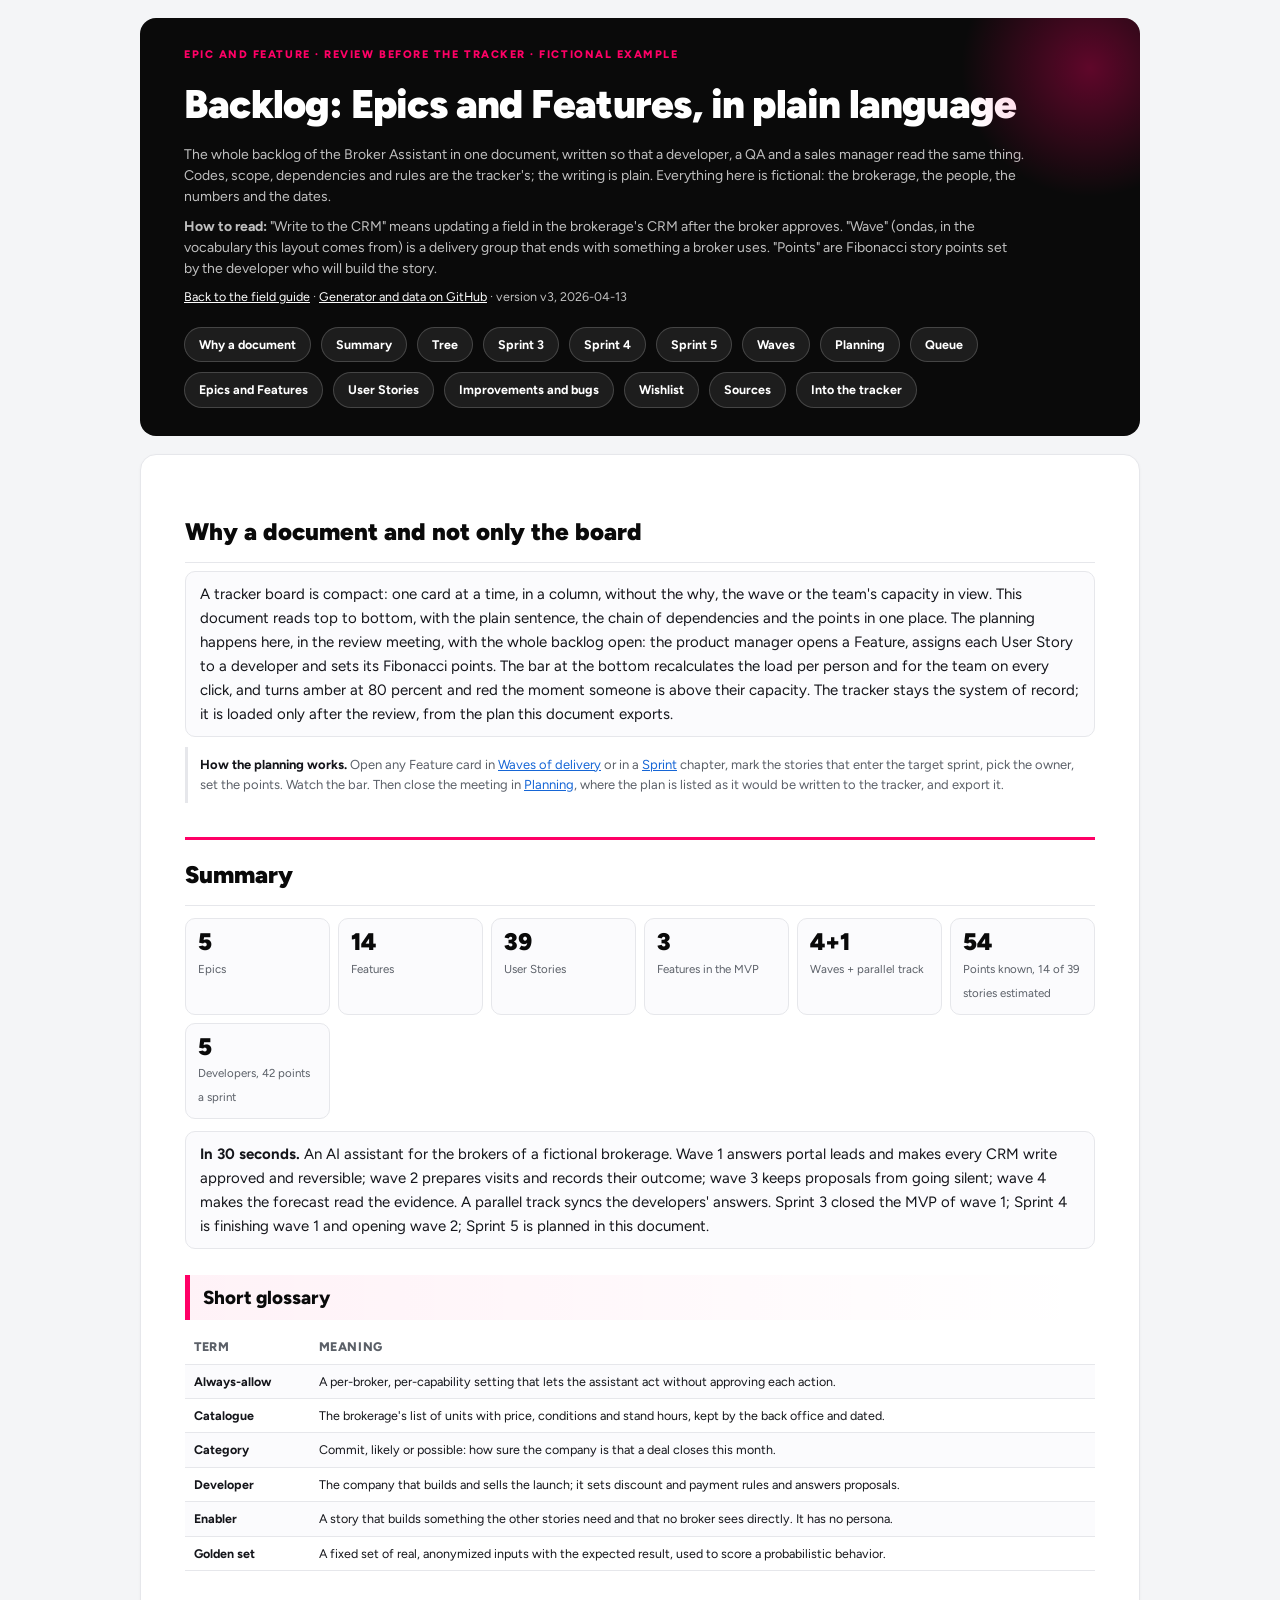
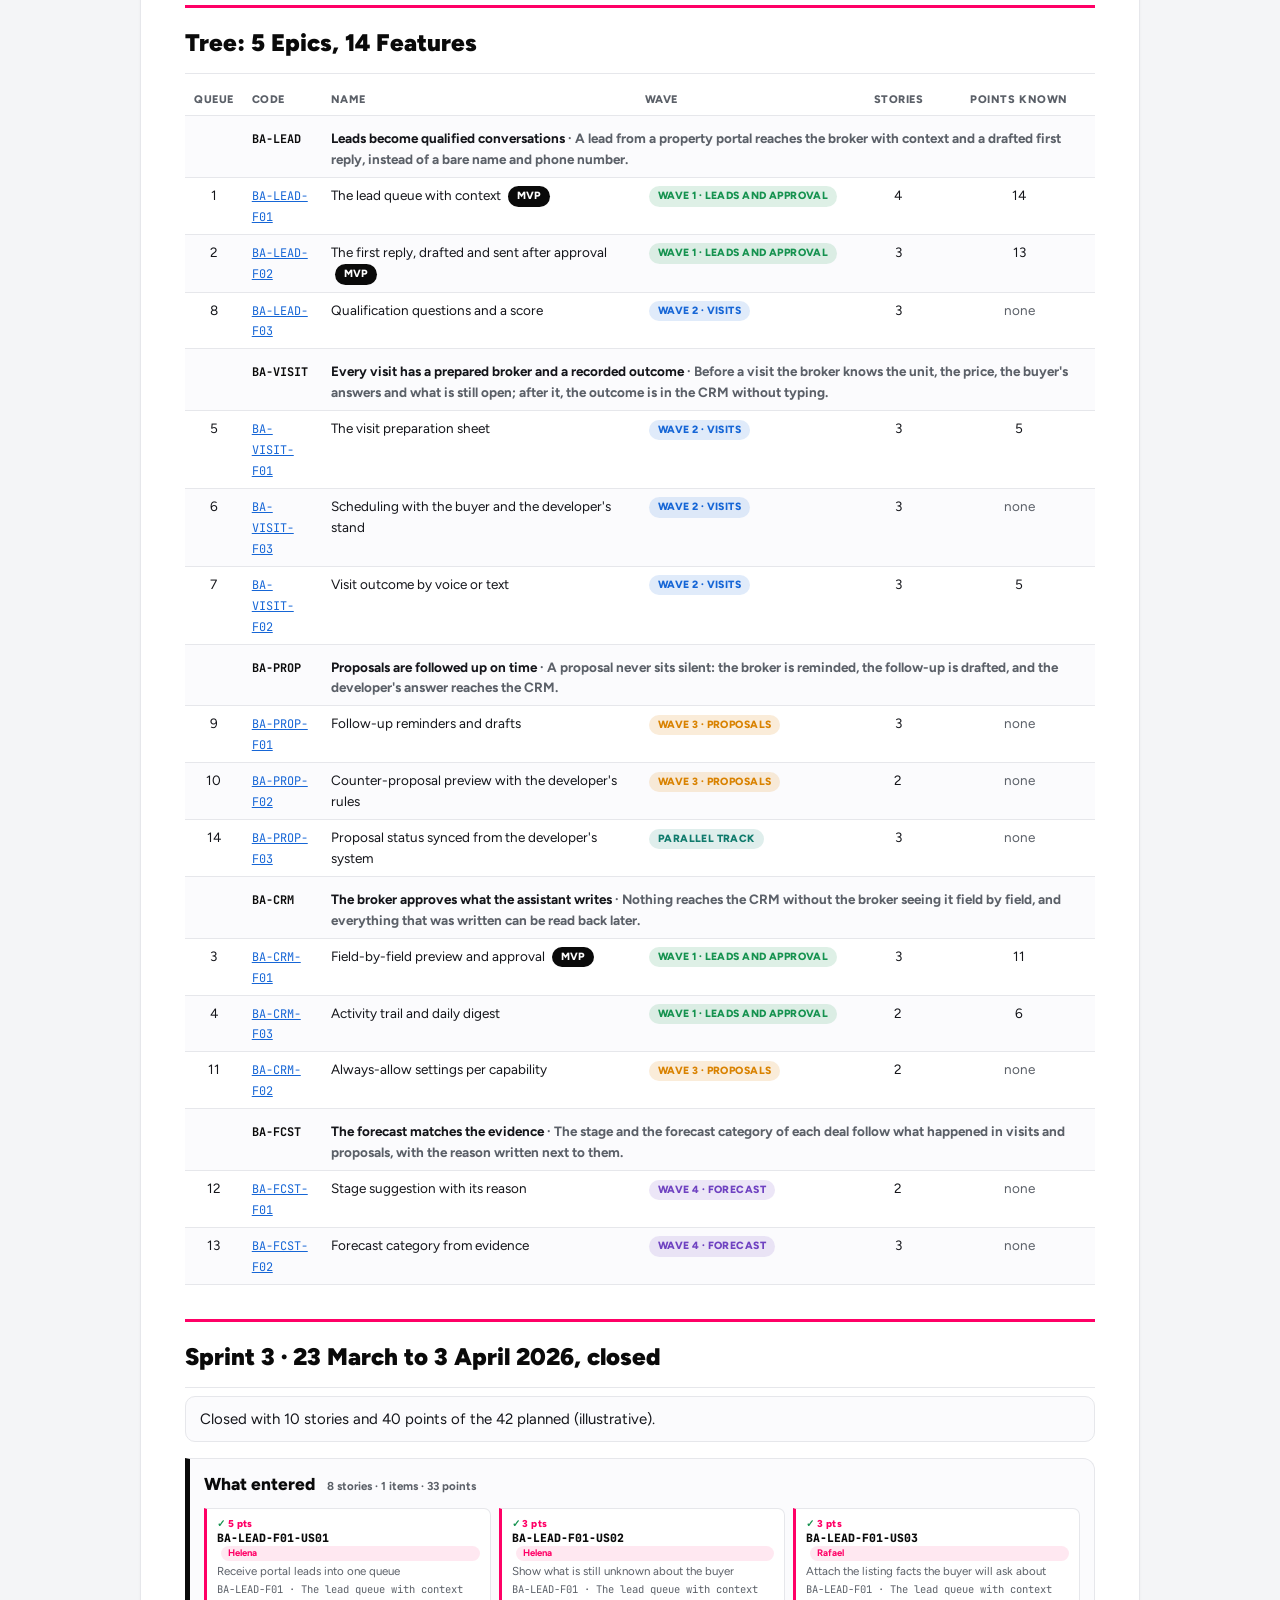
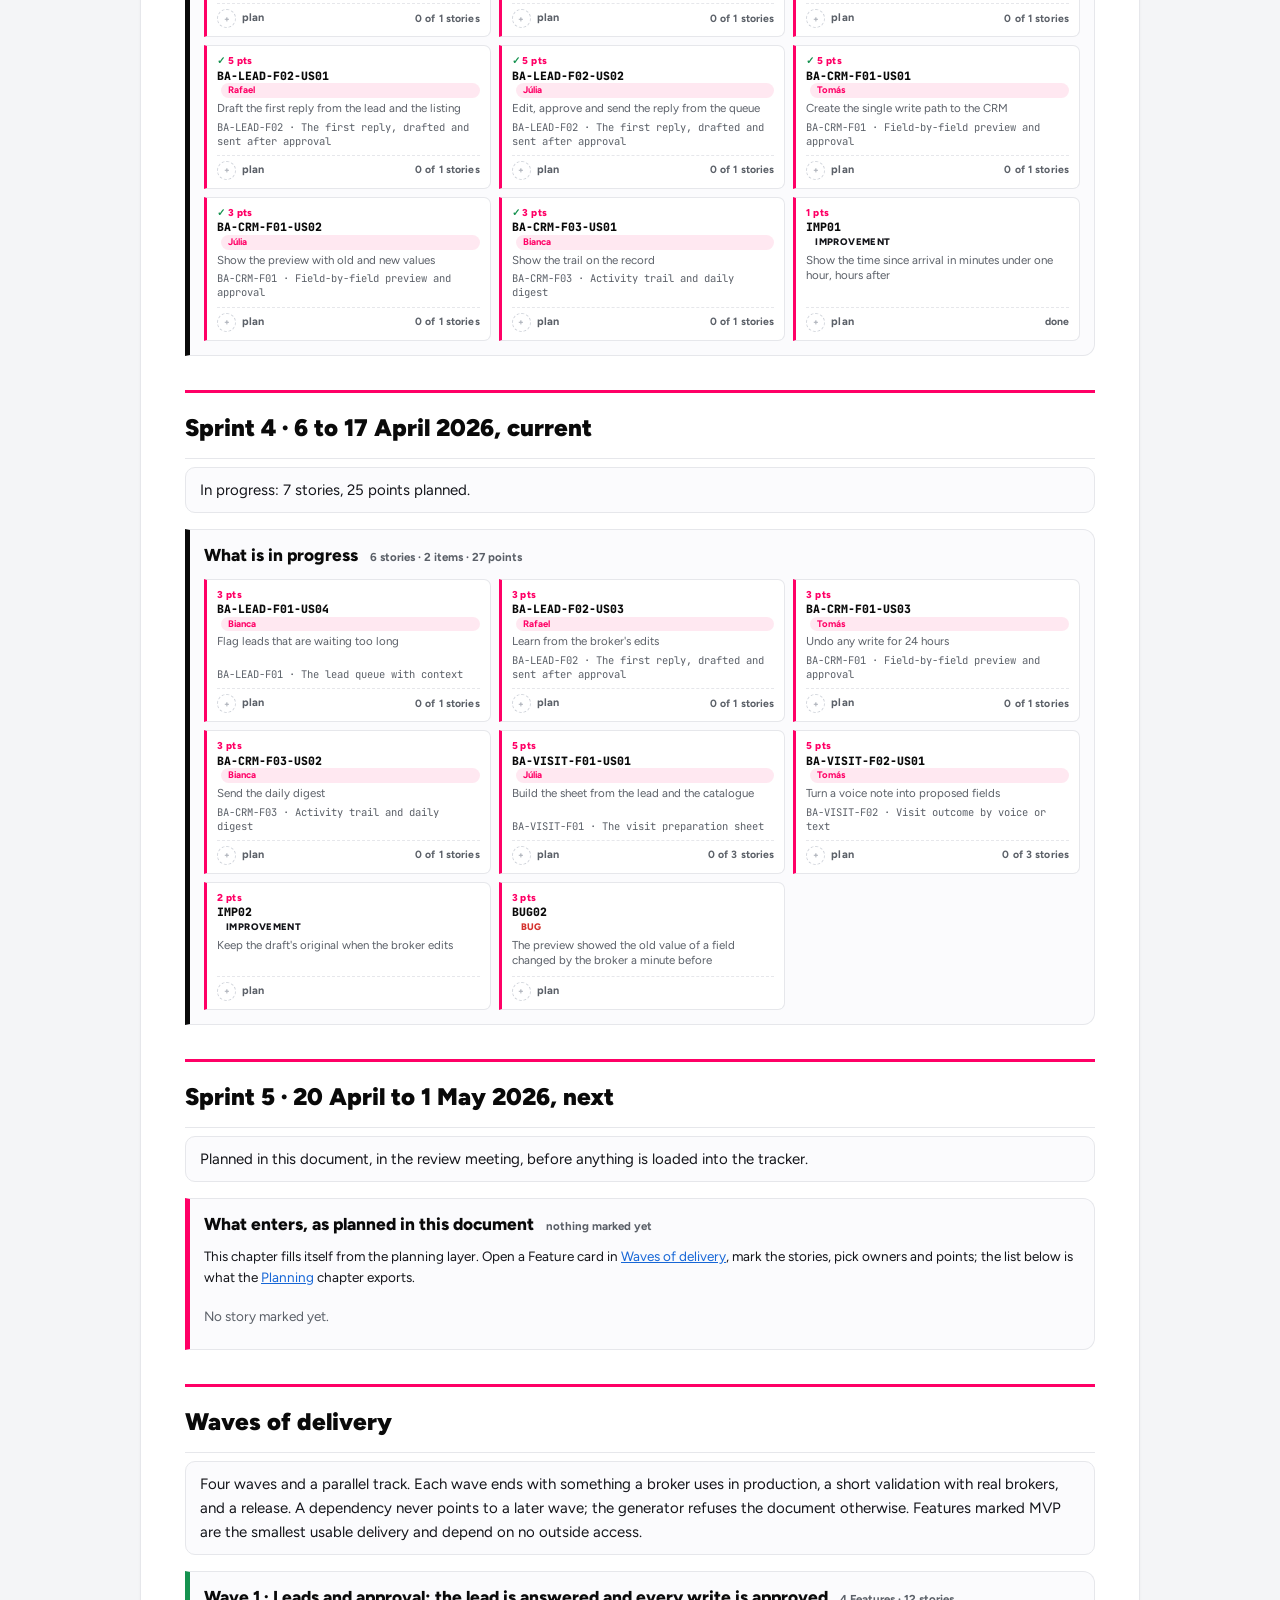
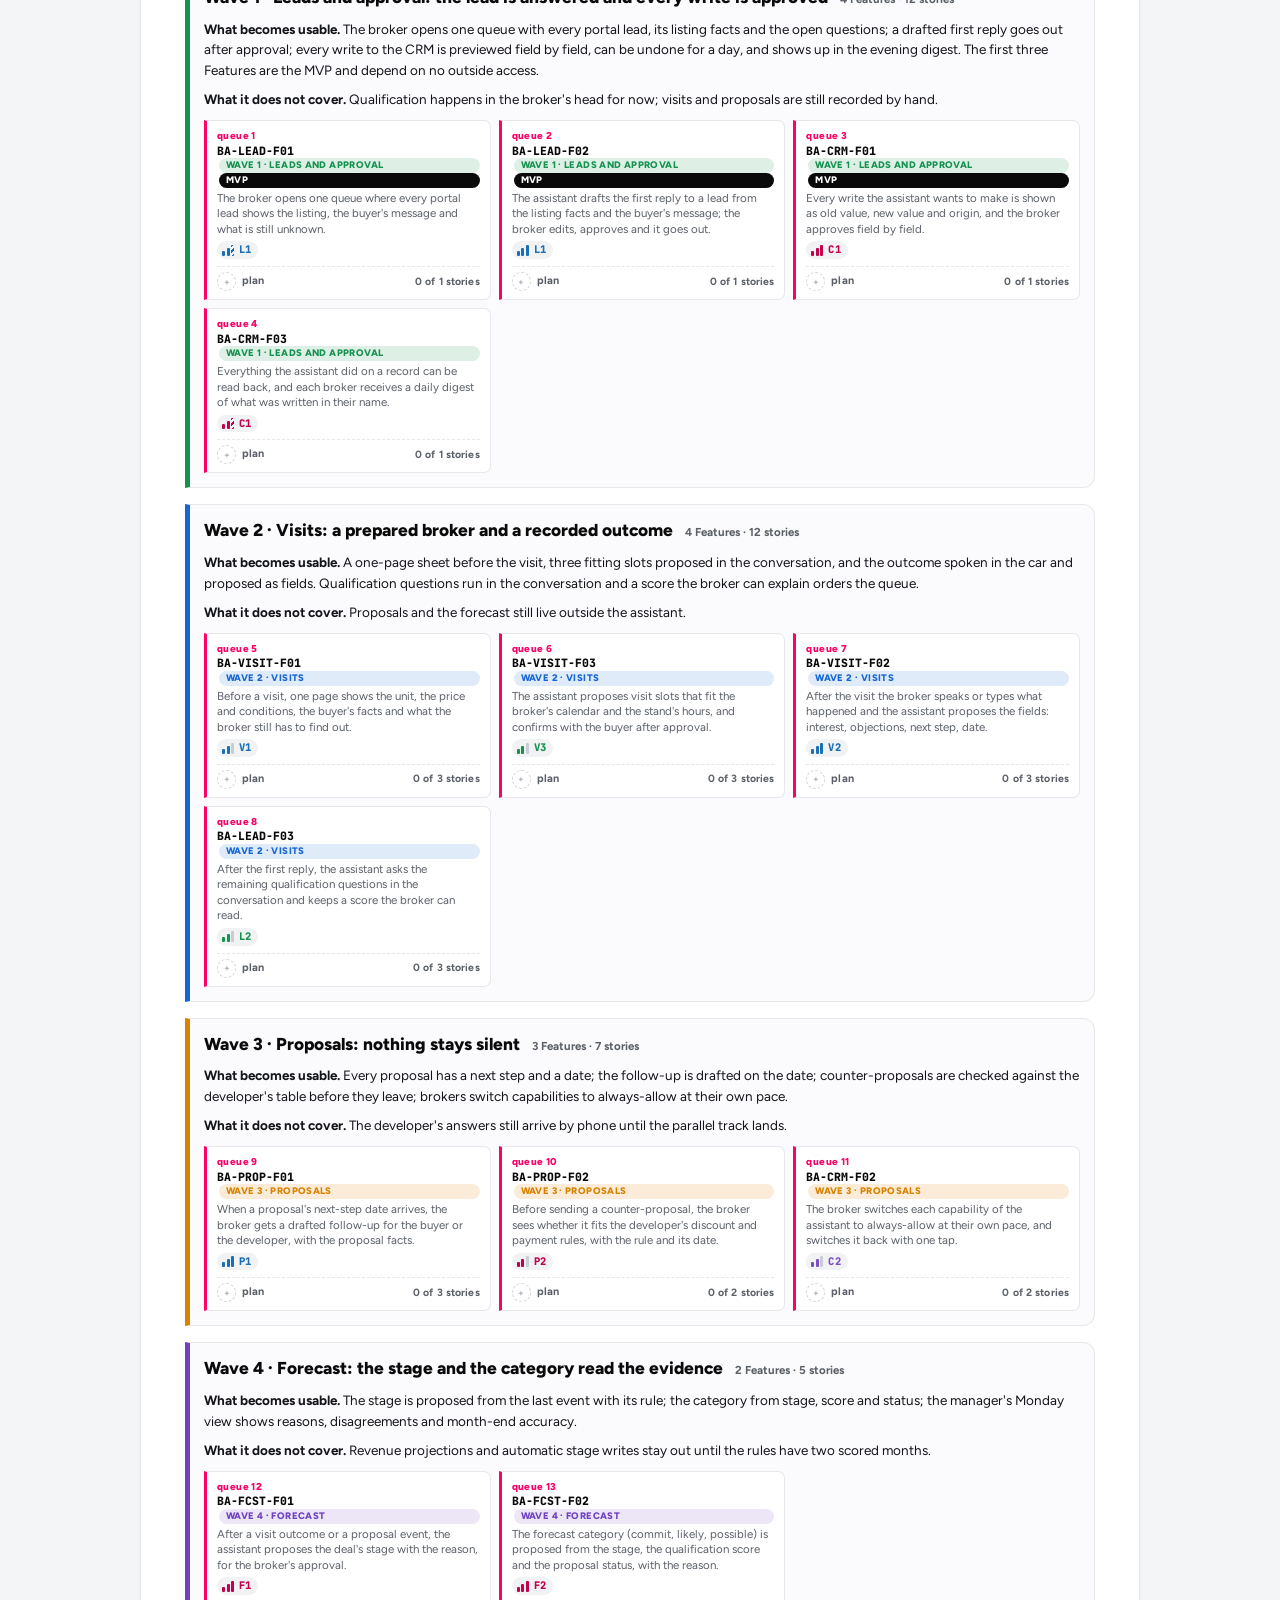
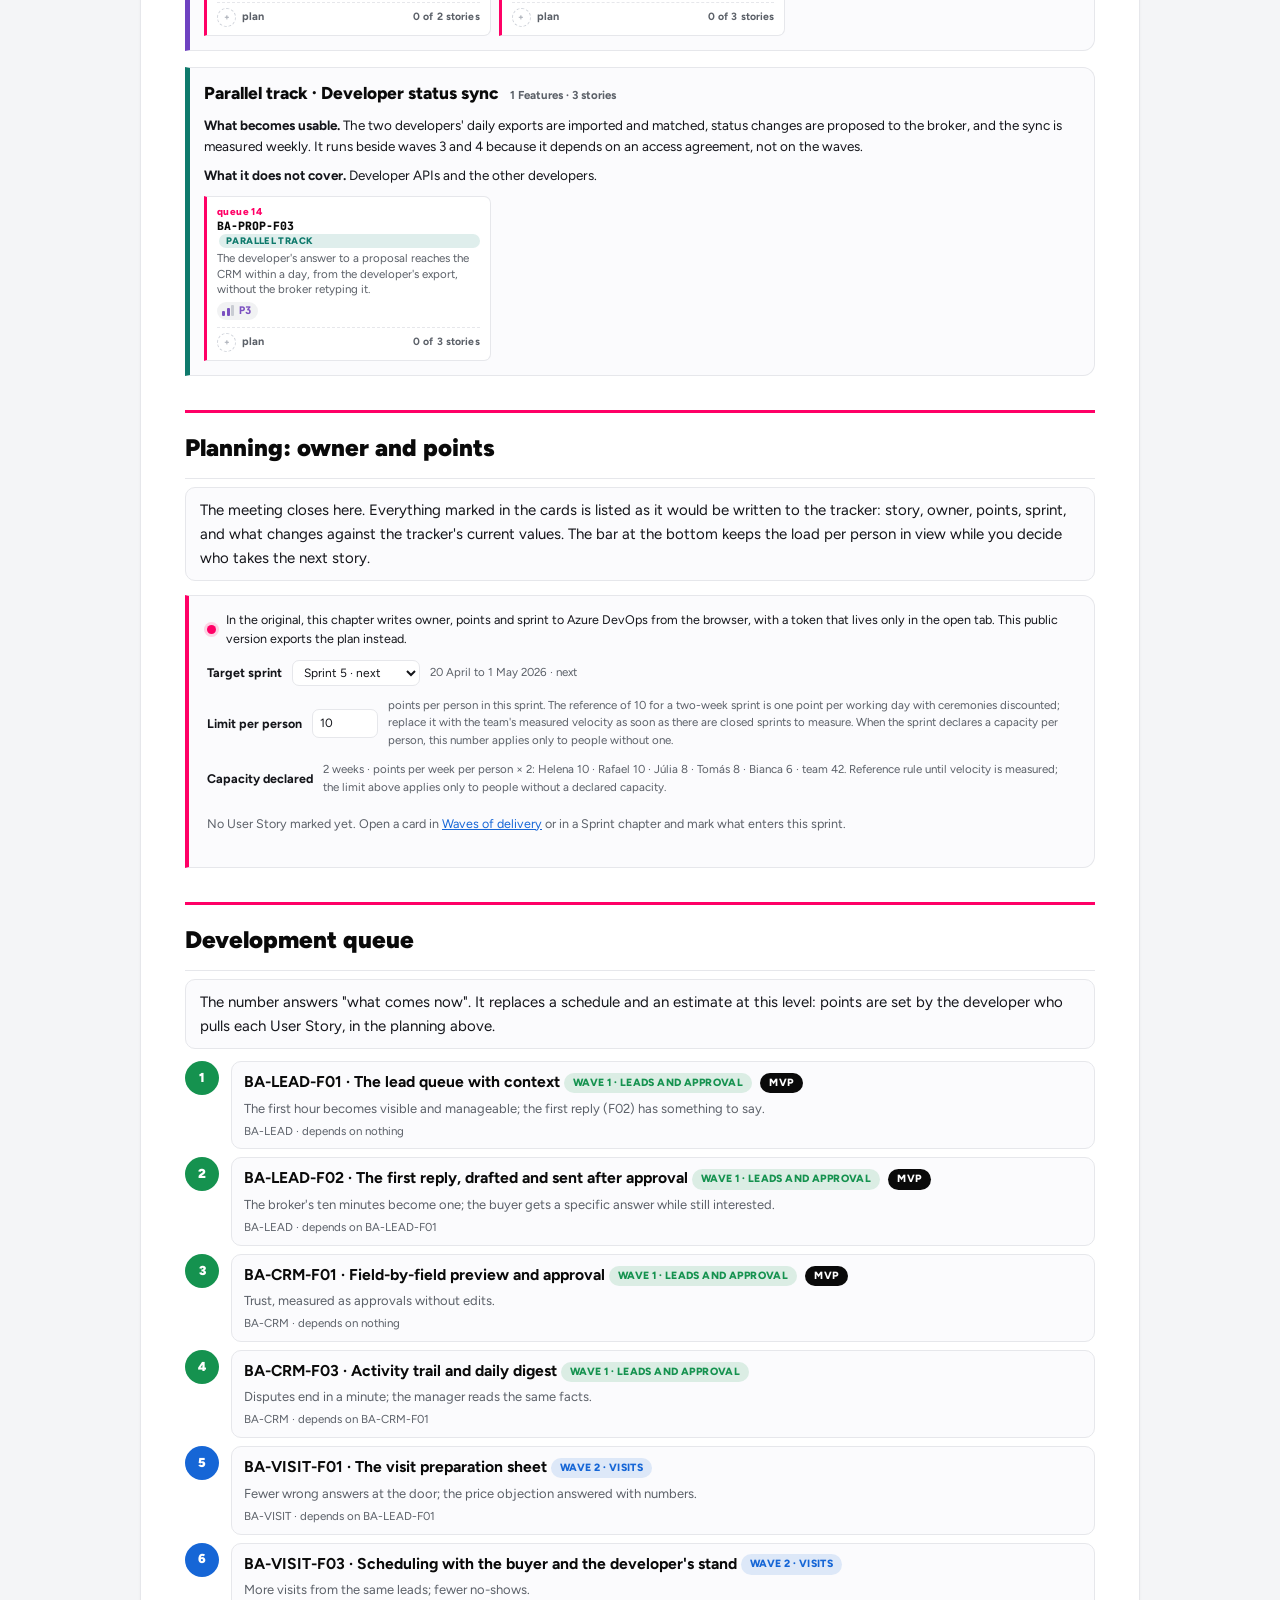
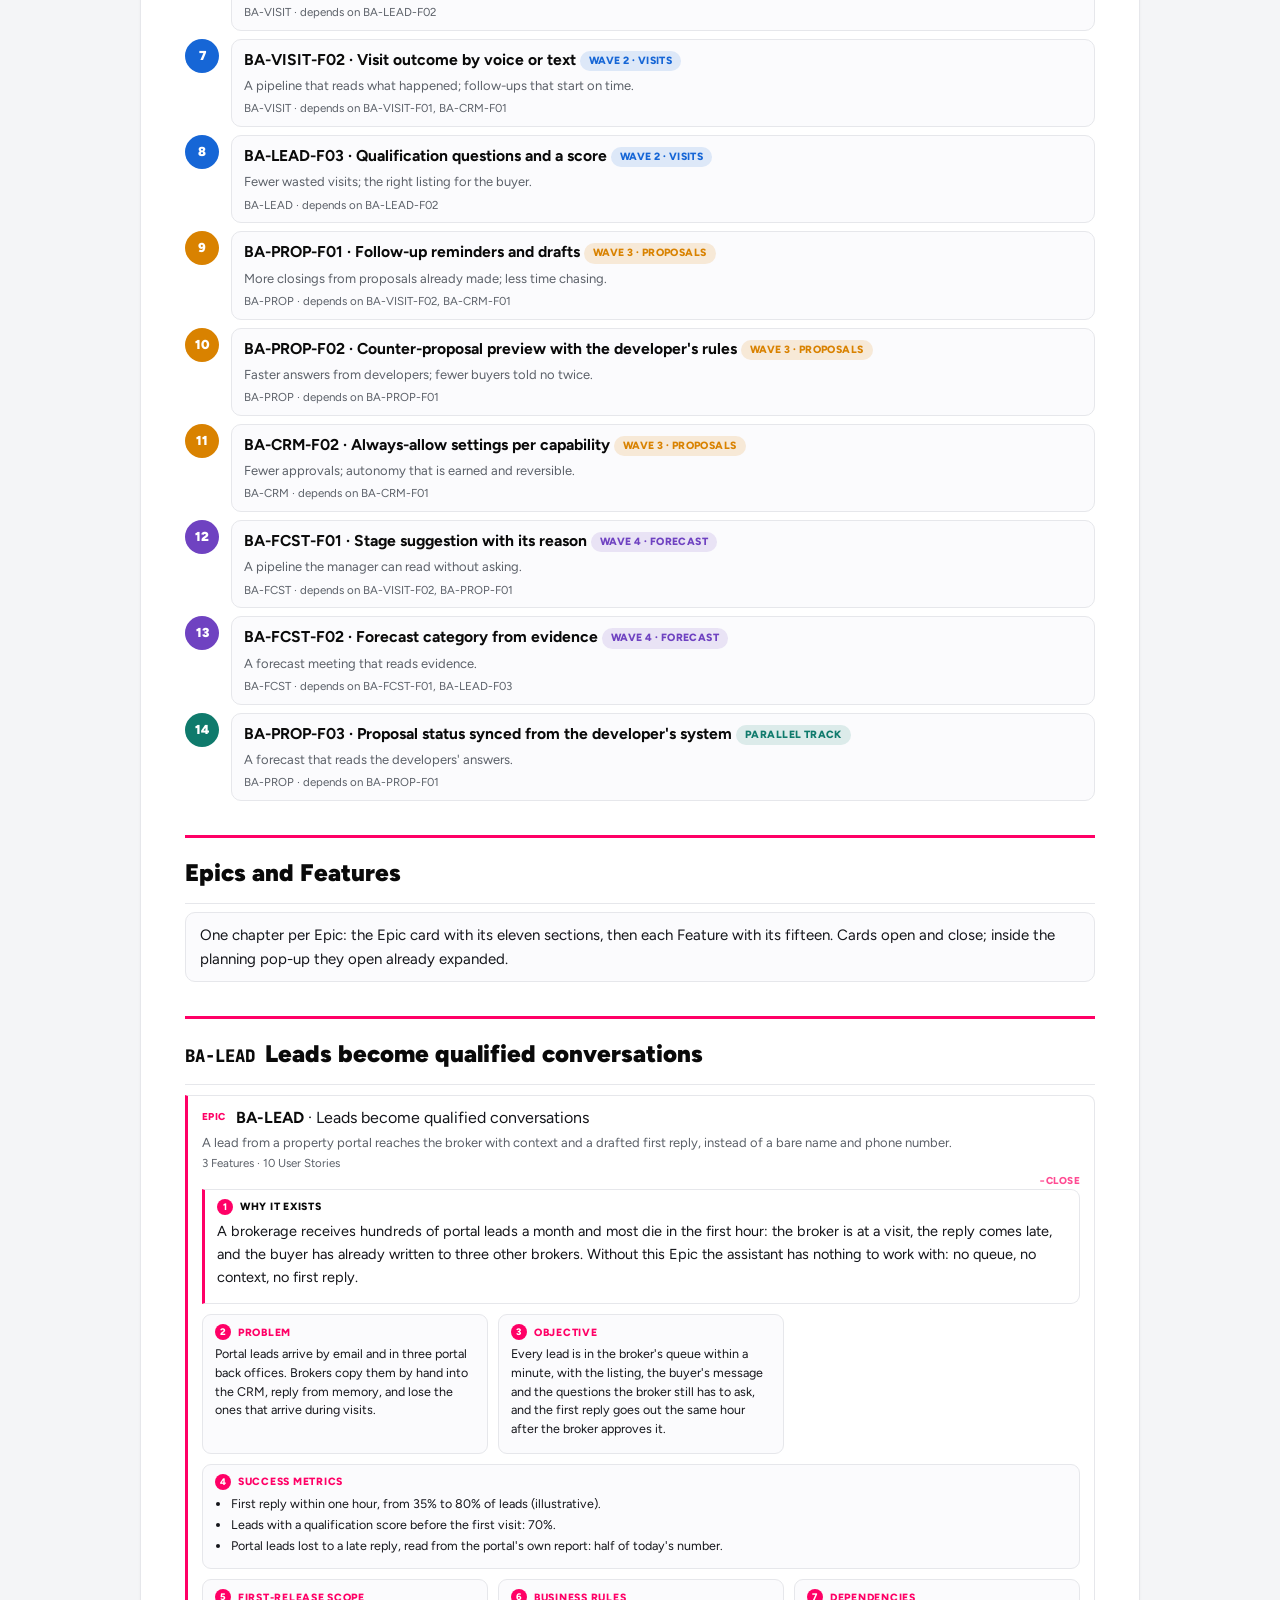
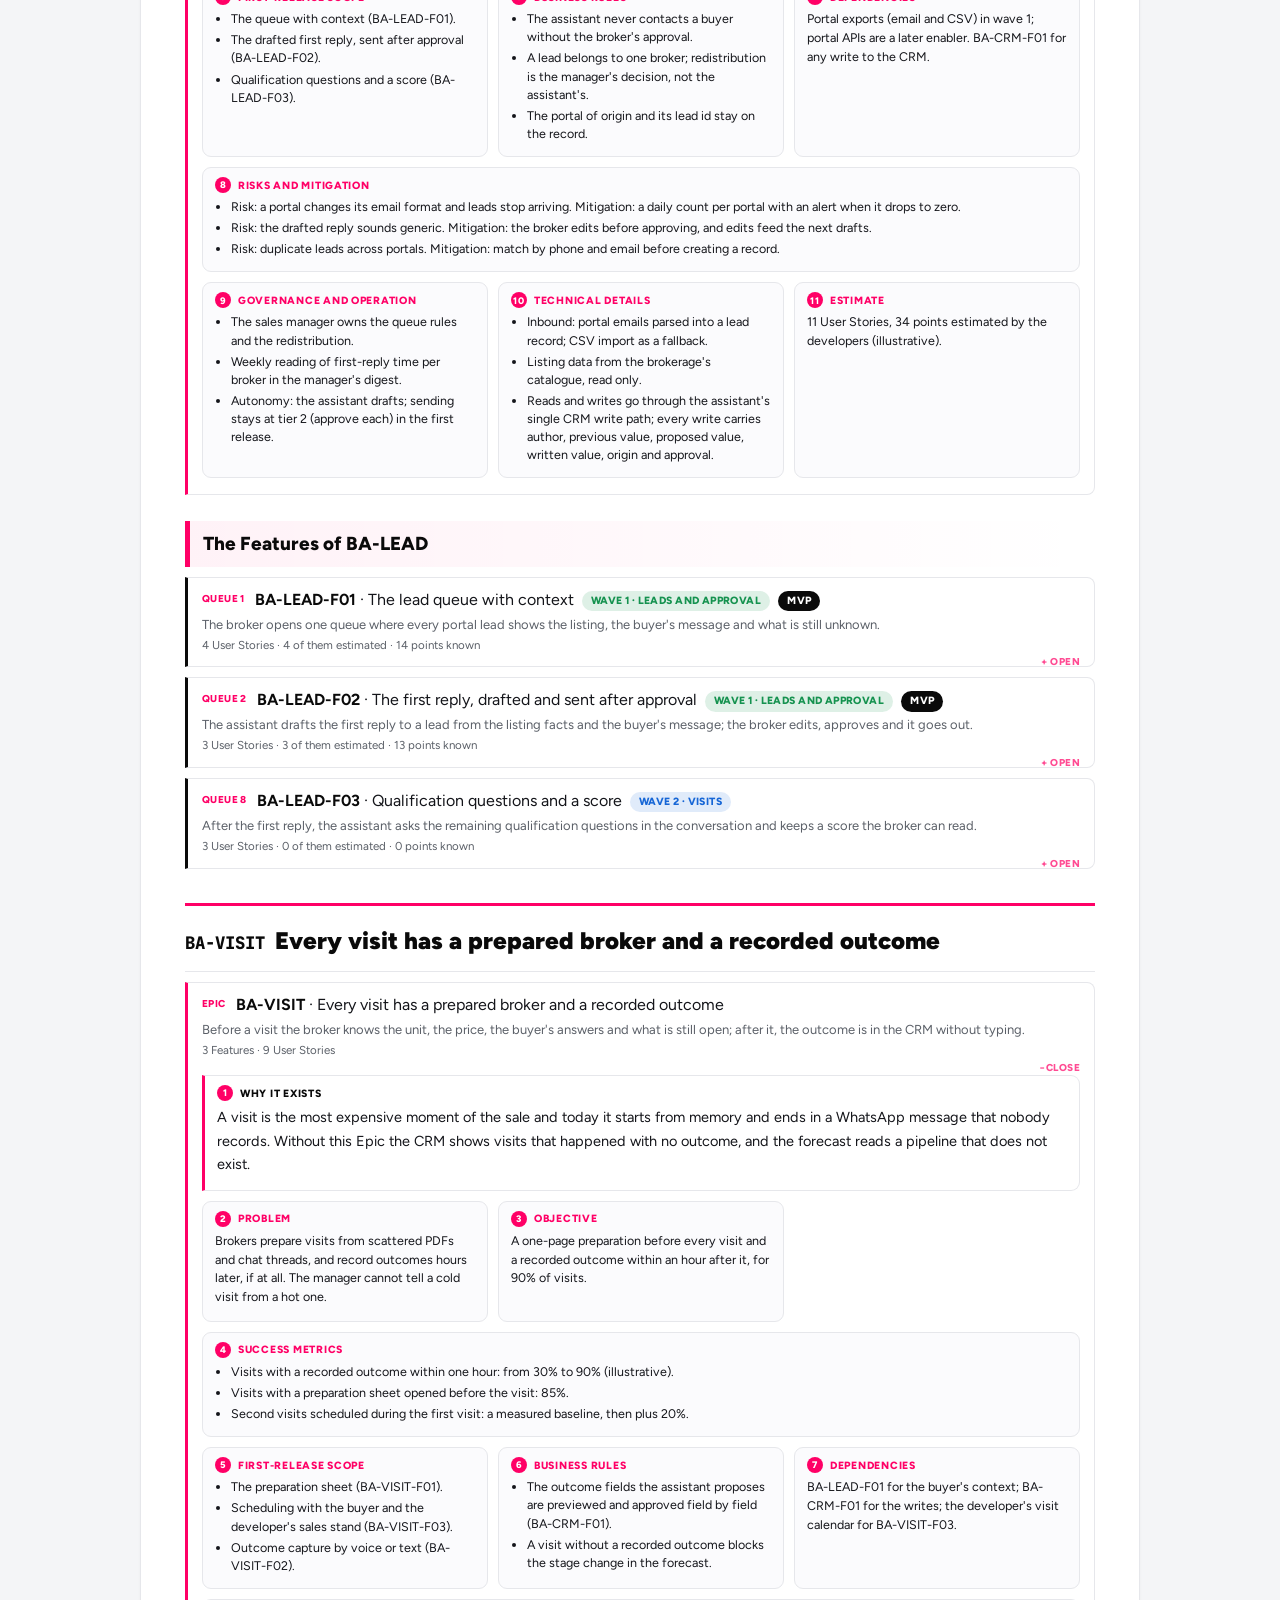
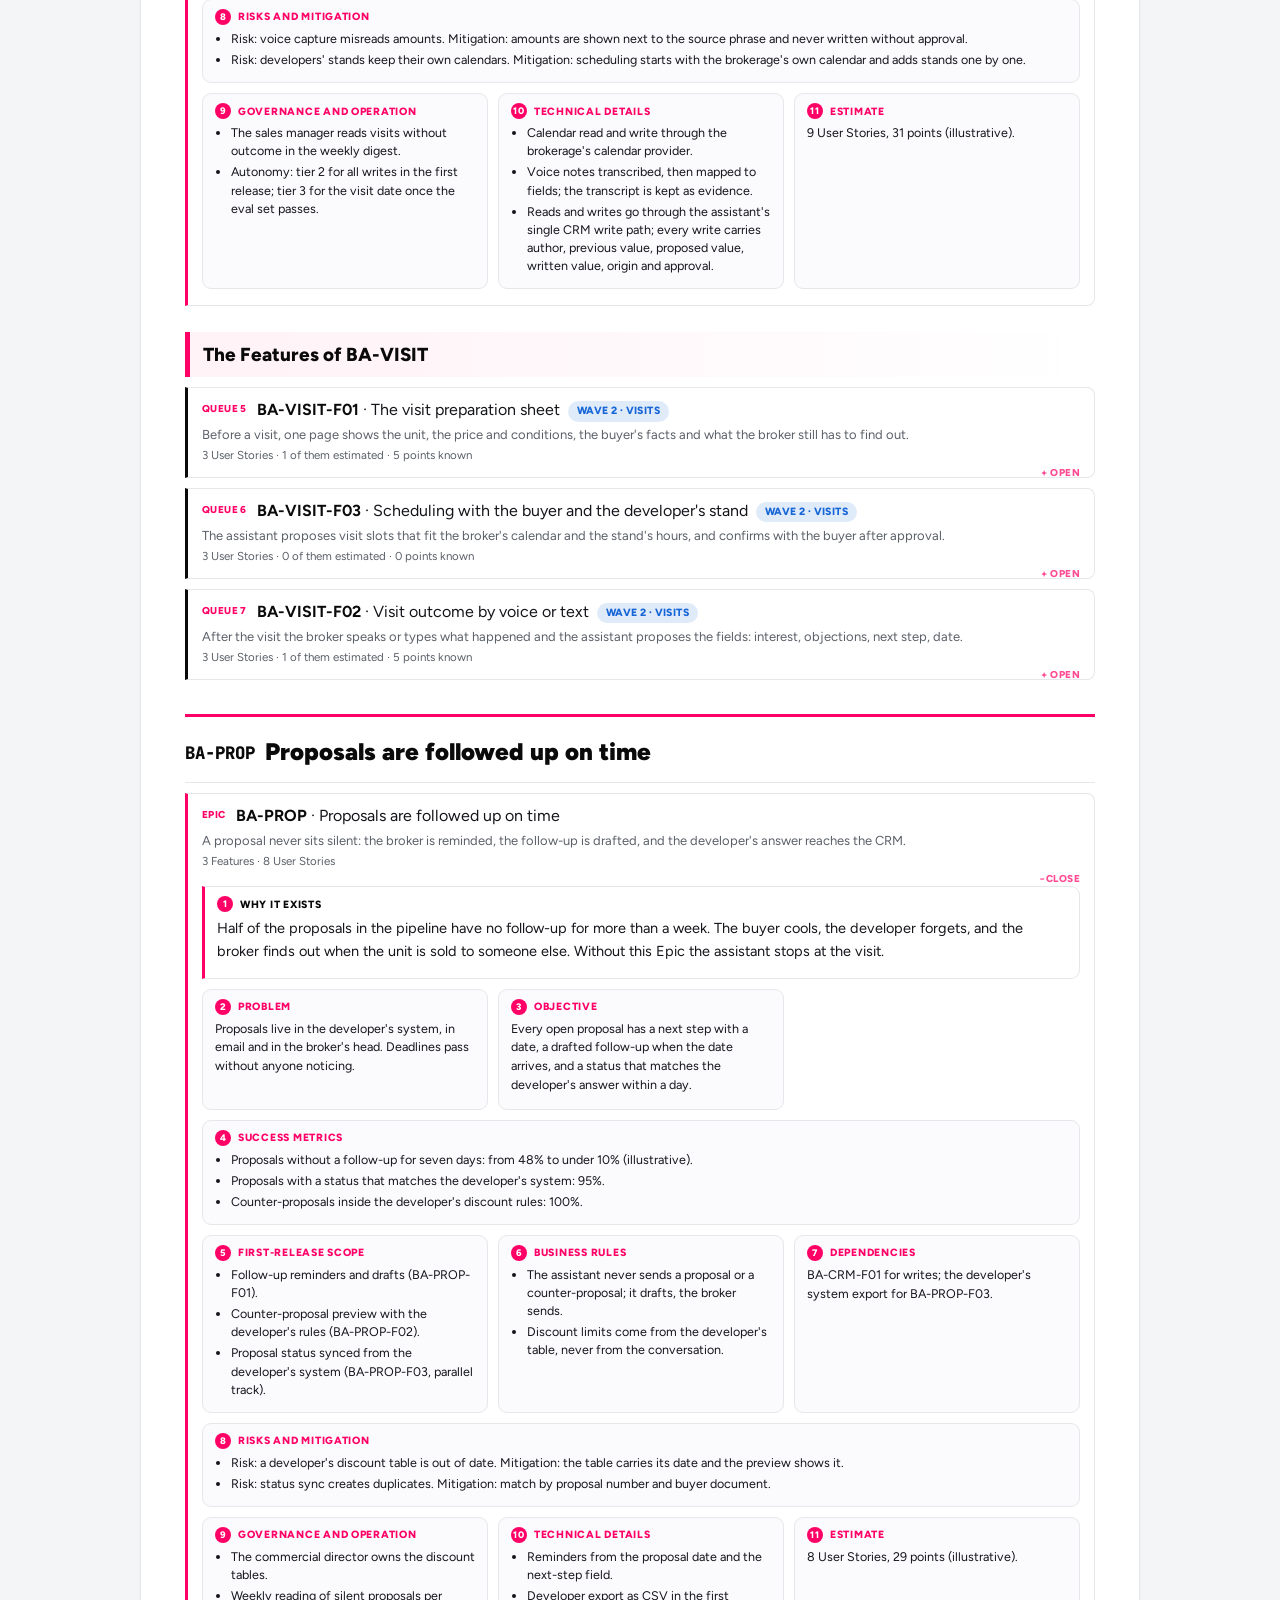
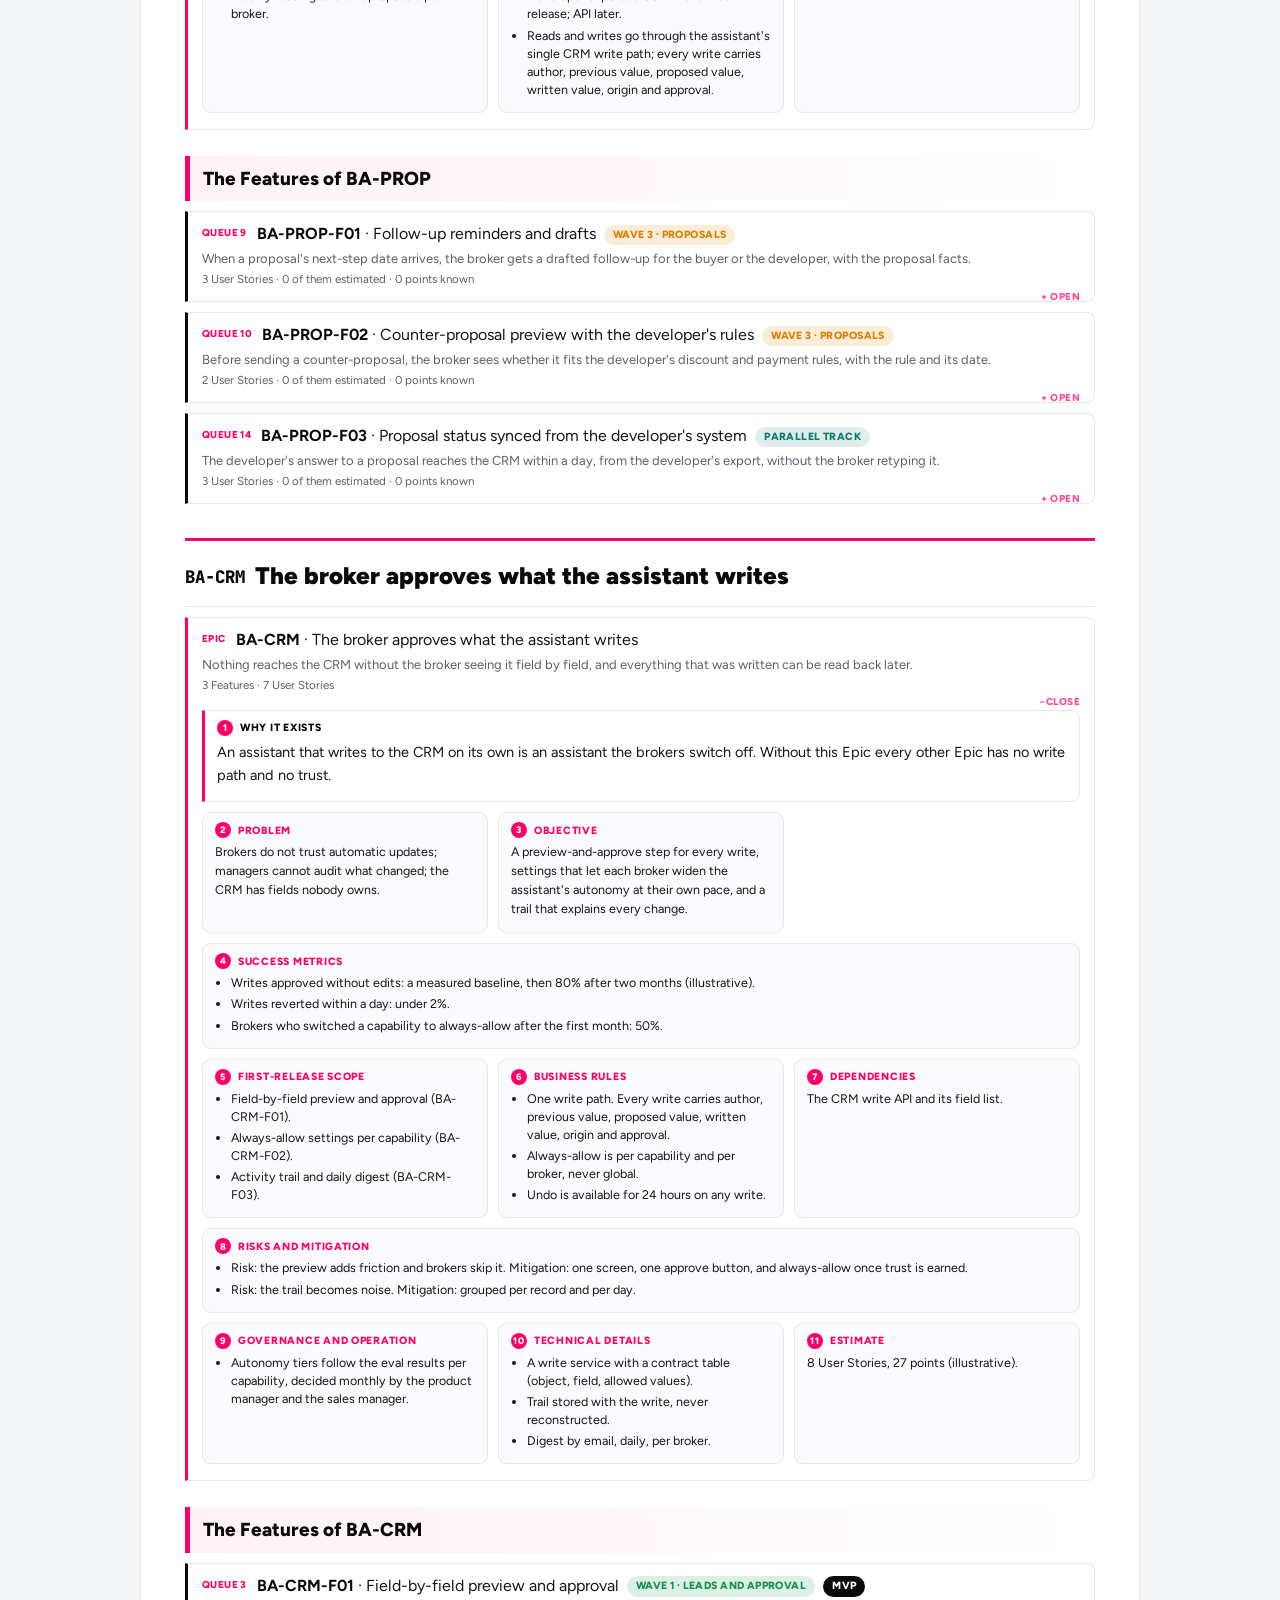
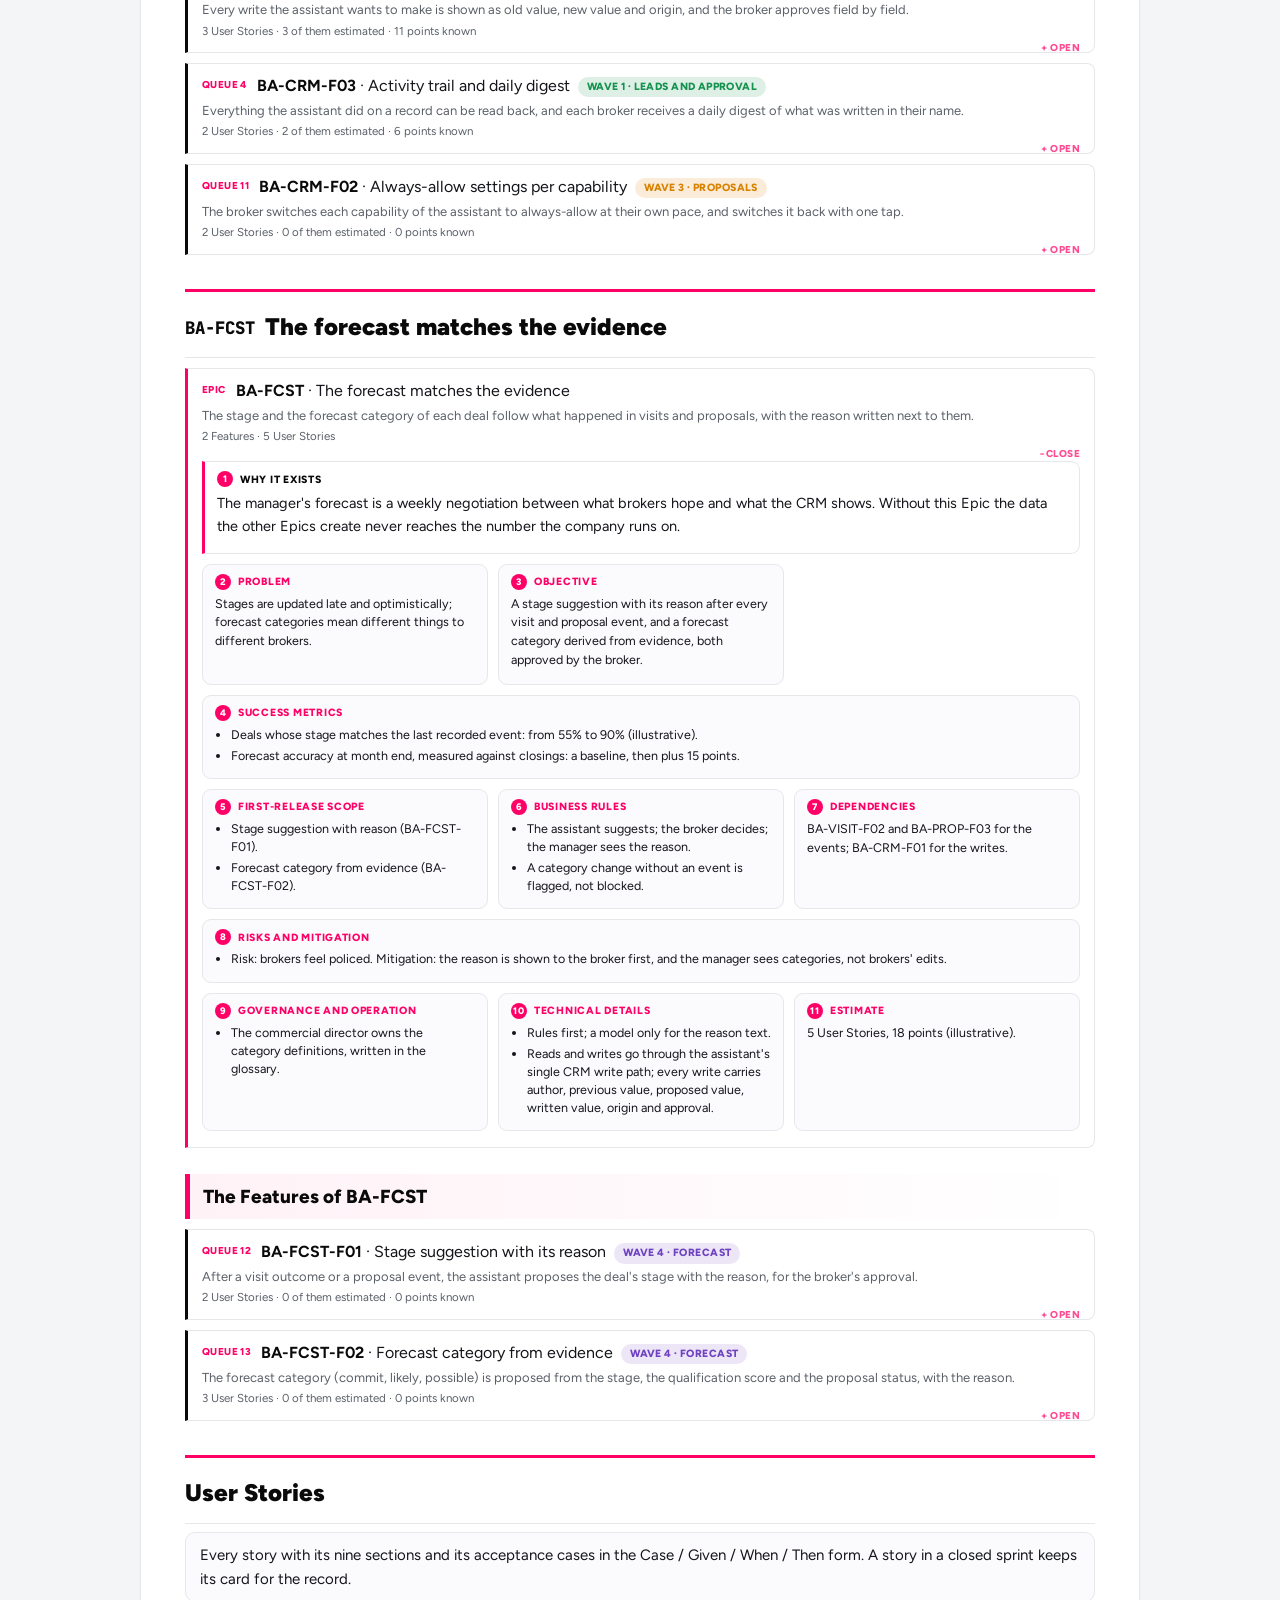
<file: site/backlog-document.html>
<!doctype html><html lang="en"><head><meta charset="utf-8"><meta name="viewport" content="width=device-width,initial-scale=1"><title>Backlog document: Acme Realty · Broker Assistant</title><meta name="description" content="A generated backlog document, reviewed wave by wave, with the sprint planning inside it: owners, Fibonacci points, live capacity per person and per team. Fictional example."><link rel="canonical" href="https://benyoumen.github.io/backlog-writing-system/backlog-document.html"><meta property="og:type" content="website"><meta property="og:title" content="Backlog document: review before the tracker"><meta property="og:description" content="Epics, Features and User Stories in plain language, waves of delivery, and the planning layer with live capacity alerts. Fictional example."><meta property="og:url" content="https://benyoumen.github.io/backlog-writing-system/backlog-document.html"><meta property="og:image" content="https://benyoumen.github.io/backlog-writing-system/workflow-map.svg"><link rel="preconnect" href="https://fonts.googleapis.com"><link rel="preconnect" href="https://fonts.gstatic.com" crossorigin><link href="https://fonts.googleapis.com/css2?family=Figtree:wght@400;600;700;800;900&family=JetBrains+Mono:wght@500;700&display=swap" rel="stylesheet"><link rel="stylesheet" href="backlog-document.css"></head><body><a class="skip" href="#why">Skip to the content</a><div class="wrap"><div class="hero"><div class="eye">Epic and Feature · review before the tracker · fictional example</div><h1>Backlog: Epics and Features, in plain language</h1><p class="sub">The whole backlog of the Broker Assistant in one document, written so that a developer, a QA and a sales manager read the same thing. Codes, scope, dependencies and rules are the tracker&#x27;s; the writing is plain. Everything here is fictional: the brokerage, the people, the numbers and the dates.</p><p class="sub"><strong>How to read:</strong> &quot;Write to the CRM&quot; means updating a field in the brokerage&#x27;s CRM after the broker approves. &quot;Wave&quot; (ondas, in the vocabulary this layout comes from) is a delivery group that ends with something a broker uses. &quot;Points&quot; are Fibonacci story points set by the developer who will build the story.</p><p class="sub back"><a href="index.html">Back to the field guide</a> · <a href="https://github.com/Benyoumen/backlog-writing-system/tree/main/tools/backlog_document">Generator and data on GitHub</a> · version v3, 2026-04-13</p><div class="nav"><a href="#why">Why a document</a><a href="#summary">Summary</a><a href="#tree">Tree</a><a href="#sprint-S3">Sprint 3</a><a href="#sprint-S4">Sprint 4</a><a href="#sprint-S5">Sprint 5</a><a href="#waves">Waves</a><a href="#planning">Planning</a><a href="#queue">Queue</a><a href="#epics">Epics and Features</a><a href="#stories">User Stories</a><a href="#improvements">Improvements and bugs</a><a href="#wishlist">Wishlist</a><a href="#sources">Sources</a><a href="#tracker">Into the tracker</a></div></div><main><h1 id="why">Why a document and not only the board</h1><p class="tldr">A tracker board is compact: one card at a time, in a column, without the why, the wave or the team's capacity in view. This document reads top to bottom, with the plain sentence, the chain of dependencies and the points in one place. The planning happens here, in the review meeting, with the whole backlog open: the product manager opens a Feature, assigns each User Story to a developer and sets its Fibonacci points. The bar at the bottom recalculates the load per person and for the team on every click, and turns amber at 80 percent and red the moment someone is above their capacity. The tracker stays the system of record; it is loaded only after the review, from the plan this document exports.</p><div class="legend"><b>How the planning works.</b> Open any Feature card in <a href="#waves">Waves of delivery</a> or in a <a href="#sprint-S5">Sprint</a> chapter, mark the stories that enter the target sprint, pick the owner, set the points. Watch the bar. Then close the meeting in <a href="#planning">Planning</a>, where the plan is listed as it would be written to the tracker, and export it.</div><h1 id="summary">Summary</h1><div class="metric"><div class="m"><b>5</b><span>Epics</span></div><div class="m"><b>14</b><span>Features</span></div><div class="m"><b>39</b><span>User Stories</span></div><div class="m"><b>3</b><span>Features in the MVP</span></div><div class="m"><b>4+1</b><span>Waves + parallel track</span></div><div class="m"><b>54</b><span>Points known, 14 of 39 stories estimated</span></div><div class="m"><b>5</b><span>Developers, 42 points a sprint</span></div></div><p class="tldr"><b>In 30 seconds.</b> An AI assistant for the brokers of a fictional brokerage. Wave 1 answers portal leads and makes every CRM write approved and reversible; wave 2 prepares visits and records their outcome; wave 3 keeps proposals from going silent; wave 4 makes the forecast read the evidence. A parallel track syncs the developers' answers. Sprint 3 closed the MVP of wave 1; Sprint 4 is finishing wave 1 and opening wave 2; Sprint 5 is planned in this document.</p><h2>Short glossary</h2><table class="mini"><tr><th>Term</th><th>Meaning</th></tr><tr><td><b>Always-allow</b></td><td>A per-broker, per-capability setting that lets the assistant act without approving each action.</td></tr><tr><td><b>Catalogue</b></td><td>The brokerage&#x27;s list of units with price, conditions and stand hours, kept by the back office and dated.</td></tr><tr><td><b>Category</b></td><td>Commit, likely or possible: how sure the company is that a deal closes this month.</td></tr><tr><td><b>Developer</b></td><td>The company that builds and sells the launch; it sets discount and payment rules and answers proposals.</td></tr><tr><td><b>Enabler</b></td><td>A story that builds something the other stories need and that no broker sees directly. It has no persona.</td></tr><tr><td><b>Golden set</b></td><td>A fixed set of real, anonymized inputs with the expected result, used to score a probabilistic behavior.</td></tr></table><h1 id="tree">Tree: 5 Epics, 14 Features</h1><table class="tree"><tr><th>Queue</th><th>Code</th><th>Name</th><th>Wave</th><th class="c">Stories</th><th class="c">Points known</th></tr><tr class="ep"><td></td><td><a href="#ba-lead"><code>BA-LEAD</code></a></td><td colspan="4">Leads become qualified conversations <span class="muted">· A lead from a property portal reaches the broker with context and a drafted first reply, instead of a bare name and phone number.</span></td></tr><tr><td class="c">1</td><td><a href="#ba-lead-f01"><code>BA-LEAD-F01</code></a></td><td>The lead queue with context <span class="tag t-mvp">MVP</span></td><td><span class="tag wave-1">Wave 1 · Leads and approval</span></td><td class="c">4</td><td class="c">14</td></tr><tr><td class="c">2</td><td><a href="#ba-lead-f02"><code>BA-LEAD-F02</code></a></td><td>The first reply, drafted and sent after approval <span class="tag t-mvp">MVP</span></td><td><span class="tag wave-1">Wave 1 · Leads and approval</span></td><td class="c">3</td><td class="c">13</td></tr><tr><td class="c">8</td><td><a href="#ba-lead-f03"><code>BA-LEAD-F03</code></a></td><td>Qualification questions and a score</td><td><span class="tag wave-2">Wave 2 · Visits</span></td><td class="c">3</td><td class="c"><span class="muted">none</span></td></tr><tr class="ep"><td></td><td><a href="#ba-visit"><code>BA-VISIT</code></a></td><td colspan="4">Every visit has a prepared broker and a recorded outcome <span class="muted">· Before a visit the broker knows the unit, the price, the buyer&#x27;s answers and what is still open; after it, the outcome is in the CRM without typing.</span></td></tr><tr><td class="c">5</td><td><a href="#ba-visit-f01"><code>BA-VISIT-F01</code></a></td><td>The visit preparation sheet</td><td><span class="tag wave-2">Wave 2 · Visits</span></td><td class="c">3</td><td class="c">5</td></tr><tr><td class="c">6</td><td><a href="#ba-visit-f03"><code>BA-VISIT-F03</code></a></td><td>Scheduling with the buyer and the developer&#x27;s stand</td><td><span class="tag wave-2">Wave 2 · Visits</span></td><td class="c">3</td><td class="c"><span class="muted">none</span></td></tr><tr><td class="c">7</td><td><a href="#ba-visit-f02"><code>BA-VISIT-F02</code></a></td><td>Visit outcome by voice or text</td><td><span class="tag wave-2">Wave 2 · Visits</span></td><td class="c">3</td><td class="c">5</td></tr><tr class="ep"><td></td><td><a href="#ba-prop"><code>BA-PROP</code></a></td><td colspan="4">Proposals are followed up on time <span class="muted">· A proposal never sits silent: the broker is reminded, the follow-up is drafted, and the developer&#x27;s answer reaches the CRM.</span></td></tr><tr><td class="c">9</td><td><a href="#ba-prop-f01"><code>BA-PROP-F01</code></a></td><td>Follow-up reminders and drafts</td><td><span class="tag wave-3">Wave 3 · Proposals</span></td><td class="c">3</td><td class="c"><span class="muted">none</span></td></tr><tr><td class="c">10</td><td><a href="#ba-prop-f02"><code>BA-PROP-F02</code></a></td><td>Counter-proposal preview with the developer&#x27;s rules</td><td><span class="tag wave-3">Wave 3 · Proposals</span></td><td class="c">2</td><td class="c"><span class="muted">none</span></td></tr><tr><td class="c">14</td><td><a href="#ba-prop-f03"><code>BA-PROP-F03</code></a></td><td>Proposal status synced from the developer&#x27;s system</td><td><span class="tag wave-pt">Parallel track</span></td><td class="c">3</td><td class="c"><span class="muted">none</span></td></tr><tr class="ep"><td></td><td><a href="#ba-crm"><code>BA-CRM</code></a></td><td colspan="4">The broker approves what the assistant writes <span class="muted">· Nothing reaches the CRM without the broker seeing it field by field, and everything that was written can be read back later.</span></td></tr><tr><td class="c">3</td><td><a href="#ba-crm-f01"><code>BA-CRM-F01</code></a></td><td>Field-by-field preview and approval <span class="tag t-mvp">MVP</span></td><td><span class="tag wave-1">Wave 1 · Leads and approval</span></td><td class="c">3</td><td class="c">11</td></tr><tr><td class="c">4</td><td><a href="#ba-crm-f03"><code>BA-CRM-F03</code></a></td><td>Activity trail and daily digest</td><td><span class="tag wave-1">Wave 1 · Leads and approval</span></td><td class="c">2</td><td class="c">6</td></tr><tr><td class="c">11</td><td><a href="#ba-crm-f02"><code>BA-CRM-F02</code></a></td><td>Always-allow settings per capability</td><td><span class="tag wave-3">Wave 3 · Proposals</span></td><td class="c">2</td><td class="c"><span class="muted">none</span></td></tr><tr class="ep"><td></td><td><a href="#ba-fcst"><code>BA-FCST</code></a></td><td colspan="4">The forecast matches the evidence <span class="muted">· The stage and the forecast category of each deal follow what happened in visits and proposals, with the reason written next to them.</span></td></tr><tr><td class="c">12</td><td><a href="#ba-fcst-f01"><code>BA-FCST-F01</code></a></td><td>Stage suggestion with its reason</td><td><span class="tag wave-4">Wave 4 · Forecast</span></td><td class="c">2</td><td class="c"><span class="muted">none</span></td></tr><tr><td class="c">13</td><td><a href="#ba-fcst-f02"><code>BA-FCST-F02</code></a></td><td>Forecast category from evidence</td><td><span class="tag wave-4">Wave 4 · Forecast</span></td><td class="c">3</td><td class="c"><span class="muted">none</span></td></tr></table><h1 id="sprint-S3">Sprint 3 · 23 March to 3 April 2026, closed</h1><p class="tldr">Closed with 10 stories and 40 points of the 42 planned (illustrative).</p><div class="wave-block sp"><div class="wave-head"><h3>What entered</h3><span class="wave-meta">8 stories · 1 items · 33 points</span></div><div class="wave-cards"><div class="card sp-it" data-cod="BA-LEAD-F01-US01"><span class="queue-no"><span class="sp-check" title="done">&#10003;</span> 5 pts</span><a href="#ba-lead-f01-us01">BA-LEAD-F01-US01</a> <span class="sp-owner">Helena</span><em>Receive portal leads into one queue</em><span class="sp-parent">BA-LEAD-F01 · The lead queue with context</span><button type="button" class="pl-fx" data-cod="BA-LEAD-F01" aria-label="plan BA-LEAD-F01"></button></div><div class="card sp-it" data-cod="BA-LEAD-F01-US02"><span class="queue-no"><span class="sp-check" title="done">&#10003;</span> 3 pts</span><a href="#ba-lead-f01-us02">BA-LEAD-F01-US02</a> <span class="sp-owner">Helena</span><em>Show what is still unknown about the buyer</em><span class="sp-parent">BA-LEAD-F01 · The lead queue with context</span><button type="button" class="pl-fx" data-cod="BA-LEAD-F01" aria-label="plan BA-LEAD-F01"></button></div><div class="card sp-it" data-cod="BA-LEAD-F01-US03"><span class="queue-no"><span class="sp-check" title="done">&#10003;</span> 3 pts</span><a href="#ba-lead-f01-us03">BA-LEAD-F01-US03</a> <span class="sp-owner">Rafael</span><em>Attach the listing facts the buyer will ask about</em><span class="sp-parent">BA-LEAD-F01 · The lead queue with context</span><button type="button" class="pl-fx" data-cod="BA-LEAD-F01" aria-label="plan BA-LEAD-F01"></button></div><div class="card sp-it" data-cod="BA-LEAD-F02-US01"><span class="queue-no"><span class="sp-check" title="done">&#10003;</span> 5 pts</span><a href="#ba-lead-f02-us01">BA-LEAD-F02-US01</a> <span class="sp-owner">Rafael</span><em>Draft the first reply from the lead and the listing</em><span class="sp-parent">BA-LEAD-F02 · The first reply, drafted and sent after approval</span><button type="button" class="pl-fx" data-cod="BA-LEAD-F02" aria-label="plan BA-LEAD-F02"></button></div><div class="card sp-it" data-cod="BA-LEAD-F02-US02"><span class="queue-no"><span class="sp-check" title="done">&#10003;</span> 5 pts</span><a href="#ba-lead-f02-us02">BA-LEAD-F02-US02</a> <span class="sp-owner">Júlia</span><em>Edit, approve and send the reply from the queue</em><span class="sp-parent">BA-LEAD-F02 · The first reply, drafted and sent after approval</span><button type="button" class="pl-fx" data-cod="BA-LEAD-F02" aria-label="plan BA-LEAD-F02"></button></div><div class="card sp-it" data-cod="BA-CRM-F01-US01"><span class="queue-no"><span class="sp-check" title="done">&#10003;</span> 5 pts</span><a href="#ba-crm-f01-us01">BA-CRM-F01-US01</a> <span class="sp-owner">Tomás</span><em>Create the single write path to the CRM</em><span class="sp-parent">BA-CRM-F01 · Field-by-field preview and approval</span><button type="button" class="pl-fx" data-cod="BA-CRM-F01" aria-label="plan BA-CRM-F01"></button></div><div class="card sp-it" data-cod="BA-CRM-F01-US02"><span class="queue-no"><span class="sp-check" title="done">&#10003;</span> 3 pts</span><a href="#ba-crm-f01-us02">BA-CRM-F01-US02</a> <span class="sp-owner">Júlia</span><em>Show the preview with old and new values</em><span class="sp-parent">BA-CRM-F01 · Field-by-field preview and approval</span><button type="button" class="pl-fx" data-cod="BA-CRM-F01" aria-label="plan BA-CRM-F01"></button></div><div class="card sp-it" data-cod="BA-CRM-F03-US01"><span class="queue-no"><span class="sp-check" title="done">&#10003;</span> 3 pts</span><a href="#ba-crm-f03-us01">BA-CRM-F03-US01</a> <span class="sp-owner">Bianca</span><em>Show the trail on the record</em><span class="sp-parent">BA-CRM-F03 · Activity trail and daily digest</span><button type="button" class="pl-fx" data-cod="BA-CRM-F03" aria-label="plan BA-CRM-F03"></button></div><div class="card sp-it" data-cod="IMP01"><span class="queue-no">1 pts</span><a href="#imp-imp01">IMP01</a> <span class="tag t-mel">improvement</span><em>Show the time since arrival in minutes under one hour, hours after</em><button type="button" class="pl-fx" data-cod="IMP01" aria-label="plan IMP01"></button></div></div></div><h1 id="sprint-S4">Sprint 4 · 6 to 17 April 2026, current</h1><p class="tldr">In progress: 7 stories, 25 points planned.</p><div class="wave-block sp"><div class="wave-head"><h3>What is in progress</h3><span class="wave-meta">6 stories · 2 items · 27 points</span></div><div class="wave-cards"><div class="card sp-it" data-cod="BA-LEAD-F01-US04"><span class="queue-no">3 pts</span><a href="#ba-lead-f01-us04">BA-LEAD-F01-US04</a> <span class="sp-owner">Bianca</span><em>Flag leads that are waiting too long</em><span class="sp-parent">BA-LEAD-F01 · The lead queue with context</span><button type="button" class="pl-fx" data-cod="BA-LEAD-F01" aria-label="plan BA-LEAD-F01"></button></div><div class="card sp-it" data-cod="BA-LEAD-F02-US03"><span class="queue-no">3 pts</span><a href="#ba-lead-f02-us03">BA-LEAD-F02-US03</a> <span class="sp-owner">Rafael</span><em>Learn from the broker&#x27;s edits</em><span class="sp-parent">BA-LEAD-F02 · The first reply, drafted and sent after approval</span><button type="button" class="pl-fx" data-cod="BA-LEAD-F02" aria-label="plan BA-LEAD-F02"></button></div><div class="card sp-it" data-cod="BA-CRM-F01-US03"><span class="queue-no">3 pts</span><a href="#ba-crm-f01-us03">BA-CRM-F01-US03</a> <span class="sp-owner">Tomás</span><em>Undo any write for 24 hours</em><span class="sp-parent">BA-CRM-F01 · Field-by-field preview and approval</span><button type="button" class="pl-fx" data-cod="BA-CRM-F01" aria-label="plan BA-CRM-F01"></button></div><div class="card sp-it" data-cod="BA-CRM-F03-US02"><span class="queue-no">3 pts</span><a href="#ba-crm-f03-us02">BA-CRM-F03-US02</a> <span class="sp-owner">Bianca</span><em>Send the daily digest</em><span class="sp-parent">BA-CRM-F03 · Activity trail and daily digest</span><button type="button" class="pl-fx" data-cod="BA-CRM-F03" aria-label="plan BA-CRM-F03"></button></div><div class="card sp-it" data-cod="BA-VISIT-F01-US01"><span class="queue-no">5 pts</span><a href="#ba-visit-f01-us01">BA-VISIT-F01-US01</a> <span class="sp-owner">Júlia</span><em>Build the sheet from the lead and the catalogue</em><span class="sp-parent">BA-VISIT-F01 · The visit preparation sheet</span><button type="button" class="pl-fx" data-cod="BA-VISIT-F01" aria-label="plan BA-VISIT-F01"></button></div><div class="card sp-it" data-cod="BA-VISIT-F02-US01"><span class="queue-no">5 pts</span><a href="#ba-visit-f02-us01">BA-VISIT-F02-US01</a> <span class="sp-owner">Tomás</span><em>Turn a voice note into proposed fields</em><span class="sp-parent">BA-VISIT-F02 · Visit outcome by voice or text</span><button type="button" class="pl-fx" data-cod="BA-VISIT-F02" aria-label="plan BA-VISIT-F02"></button></div><div class="card sp-it" data-cod="IMP02"><span class="queue-no">2 pts</span><a href="#imp-imp02">IMP02</a> <span class="tag t-mel">improvement</span><em>Keep the draft&#x27;s original when the broker edits</em><button type="button" class="pl-fx" data-cod="IMP02" aria-label="plan IMP02"></button></div><div class="card sp-it" data-cod="BUG02"><span class="queue-no">3 pts</span><a href="#imp-bug02">BUG02</a> <span class="tag t-bug">bug</span><em>The preview showed the old value of a field changed by the broker a minute before</em><button type="button" class="pl-fx" data-cod="BUG02" aria-label="plan BUG02"></button></div></div></div><h1 id="sprint-S5">Sprint 5 · 20 April to 1 May 2026, next</h1><p class="tldr">Planned in this document, in the review meeting, before anything is loaded into the tracker.</p><div class="wave-block sp sp-next" id="sprint-next-block"><div class="wave-head"><h3>What enters, as planned in this document</h3><span class="wave-meta" id="sprint-next-count">nothing marked yet</span></div><p>This chapter fills itself from the planning layer. Open a Feature card in <a href="#waves">Waves of delivery</a>, mark the stories, pick owners and points; the list below is what the <a href="#planning">Planning</a> chapter exports.</p><div class="wave-cards" id="sprint-next-cards"><p class="no-stories">No story marked for Sprint 5 yet.</p></div></div><h1 id="waves">Waves of delivery</h1><p class="tldr">Four waves and a parallel track. Each wave ends with something a broker uses in production, a short validation with real brokers, and a release. A dependency never points to a later wave; the generator refuses the document otherwise. Features marked MVP are the smallest usable delivery and depend on no outside access.</p><div class="wave-block w1" id="wave-O1"><div class="wave-head"><h3>Wave 1 · Leads and approval: the lead is answered and every write is approved</h3><span class="wave-meta">4 Features · 12 stories</span></div><p><b>What becomes usable.</b> The broker opens one queue with every portal lead, its listing facts and the open questions; a drafted first reply goes out after approval; every write to the CRM is previewed field by field, can be undone for a day, and shows up in the evening digest. The first three Features are the MVP and depend on no outside access.</p><p><b>What it does not cover.</b> Qualification happens in the broker&#x27;s head for now; visits and proposals are still recorded by hand.</p><div class="wave-cards"><div class="card" data-cod="BA-LEAD-F01" id="card-ba-lead-f01"><span class="queue-no">queue 1</span><a href="#ba-lead-f01">BA-LEAD-F01</a> <span class="tag wave-1">Wave 1 · Leads and approval</span> <span class="tag t-mvp">MVP</span><em>The broker opens one queue where every portal lead shows the listing, the buyer&#x27;s message and what is still unknown.</em><span class="kpic g-exe min" tabindex="0" aria-label="L1, First reply within one hour. Produces the data for this number."><span class="kmt"><i class="on"></i><i class="on"></i><i class="makes"></i></span><code>L1</code><span class="ktip" role="tooltip"><b>L1 · First reply within one hour</b><span class="kg">Execution · read weekly</span><span class="kc">Leads answered within 60 minutes of arrival ÷ leads received in the period</span><span class="kp">Produces the data for this number.</span><span class="kb"><b>Today:</b> no data yet</span><span class="kb"><b>Target:</b> 80% of leads in the pilot</span><span class="kn"><b>Why it matters:</b> A lead answered in the first hour is the one that converts; this queue is where the hour starts.</span><span class="kf"><b>Source:</b> the assistant&#x27;s own event log and the CRM mirror, read weekly</span></span></span><button type="button" class="pl-fx" data-cod="BA-LEAD-F01" aria-label="plan BA-LEAD-F01"></button></div><div class="card" data-cod="BA-LEAD-F02" id="card-ba-lead-f02"><span class="queue-no">queue 2</span><a href="#ba-lead-f02">BA-LEAD-F02</a> <span class="tag wave-1">Wave 1 · Leads and approval</span> <span class="tag t-mvp">MVP</span><em>The assistant drafts the first reply to a lead from the listing facts and the buyer&#x27;s message; the broker edits, approves and it goes out.</em><span class="kpic g-exe min" tabindex="0" aria-label="L1, First reply within one hour. Moves this number."><span class="kmt"><i class="on"></i><i class="on"></i><i class="on"></i></span><code>L1</code><span class="ktip" role="tooltip"><b>L1 · First reply within one hour</b><span class="kg">Execution · read weekly</span><span class="kc">Leads answered within 60 minutes of arrival ÷ leads received in the period</span><span class="kp">Moves this number.</span><span class="kb"><b>Today:</b> no data yet</span><span class="kb"><b>Target:</b> 80% of leads in the pilot</span><span class="kn"><b>Why it matters:</b> This Feature is the reply itself; it exists to move the first-hour number.</span><span class="kf"><b>Source:</b> the assistant&#x27;s own event log and the CRM mirror, read weekly</span></span></span><button type="button" class="pl-fx" data-cod="BA-LEAD-F02" aria-label="plan BA-LEAD-F02"></button></div><div class="card" data-cod="BA-CRM-F01" id="card-ba-crm-f01"><span class="queue-no">queue 3</span><a href="#ba-crm-f01">BA-CRM-F01</a> <span class="tag wave-1">Wave 1 · Leads and approval</span> <span class="tag t-mvp">MVP</span><em>Every write the assistant wants to make is shown as old value, new value and origin, and the broker approves field by field.</em><span class="kpic g-res min" tabindex="0" aria-label="C1, Writes approved without edits. Moves this number."><span class="kmt"><i class="on"></i><i class="on"></i><i class="on"></i></span><code>C1</code><span class="ktip" role="tooltip"><b>C1 · Writes approved without edits</b><span class="kg">Result · read weekly</span><span class="kc">Proposed writes approved as proposed ÷ proposed writes</span><span class="kp">Moves this number.</span><span class="kb"><b>Today:</b> no data yet</span><span class="kb"><b>Target:</b> 80% after two months</span><span class="kn"><b>Why it matters:</b> This number is the trust the brokers put in the assistant, measured.</span><span class="kf"><b>Source:</b> the assistant&#x27;s own event log and the CRM mirror, read weekly</span></span></span><button type="button" class="pl-fx" data-cod="BA-CRM-F01" aria-label="plan BA-CRM-F01"></button></div><div class="card" data-cod="BA-CRM-F03" id="card-ba-crm-f03"><span class="queue-no">queue 4</span><a href="#ba-crm-f03">BA-CRM-F03</a> <span class="tag wave-1">Wave 1 · Leads and approval</span><em>Everything the assistant did on a record can be read back, and each broker receives a daily digest of what was written in their name.</em><span class="kpic g-res min" tabindex="0" aria-label="C1, Writes approved without edits. Produces the data for this number."><span class="kmt"><i class="on"></i><i class="on"></i><i class="makes"></i></span><code>C1</code><span class="ktip" role="tooltip"><b>C1 · Writes approved without edits</b><span class="kg">Result · read weekly</span><span class="kc">Proposed writes approved as proposed ÷ proposed writes</span><span class="kp">Produces the data for this number.</span><span class="kb"><b>Today:</b> no data yet</span><span class="kb"><b>Target:</b> 80% after two months</span><span class="kn"><b>Why it matters:</b> The trail is where the number is read; the digest is where the broker sees it.</span><span class="kf"><b>Source:</b> the assistant&#x27;s own event log and the CRM mirror, read weekly</span></span></span><button type="button" class="pl-fx" data-cod="BA-CRM-F03" aria-label="plan BA-CRM-F03"></button></div></div></div><div class="wave-block w2" id="wave-O2"><div class="wave-head"><h3>Wave 2 · Visits: a prepared broker and a recorded outcome</h3><span class="wave-meta">4 Features · 12 stories</span></div><p><b>What becomes usable.</b> A one-page sheet before the visit, three fitting slots proposed in the conversation, and the outcome spoken in the car and proposed as fields. Qualification questions run in the conversation and a score the broker can explain orders the queue.</p><p><b>What it does not cover.</b> Proposals and the forecast still live outside the assistant.</p><div class="wave-cards"><div class="card" data-cod="BA-VISIT-F01" id="card-ba-visit-f01"><span class="queue-no">queue 5</span><a href="#ba-visit-f01">BA-VISIT-F01</a> <span class="tag wave-2">Wave 2 · Visits</span><em>Before a visit, one page shows the unit, the price and conditions, the buyer&#x27;s facts and what the broker still has to find out.</em><span class="kpic g-exe min" tabindex="0" aria-label="V1, Visits prepared. Supports this number."><span class="kmt"><i class="on"></i><i class="on"></i><i class=""></i></span><code>V1</code><span class="ktip" role="tooltip"><b>V1 · Visits prepared</b><span class="kg">Execution · read weekly</span><span class="kc">Visits whose sheet was opened before the visit ÷ visits held</span><span class="kp">Supports this number.</span><span class="kb"><b>Today:</b> no data yet</span><span class="kb"><b>Target:</b> 85% in the pilot</span><span class="kn"><b>Why it matters:</b> A prepared broker closes the second visit during the first one.</span><span class="kf"><b>Source:</b> the assistant&#x27;s own event log and the CRM mirror, read weekly</span></span></span><button type="button" class="pl-fx" data-cod="BA-VISIT-F01" aria-label="plan BA-VISIT-F01"></button></div><div class="card" data-cod="BA-VISIT-F03" id="card-ba-visit-f03"><span class="queue-no">queue 6</span><a href="#ba-visit-f03">BA-VISIT-F03</a> <span class="tag wave-2">Wave 2 · Visits</span><em>The assistant proposes visit slots that fit the broker&#x27;s calendar and the stand&#x27;s hours, and confirms with the buyer after approval.</em><span class="kpic g-mar min" tabindex="0" aria-label="V3, Visits scheduled from the conversation. Supports this number."><span class="kmt"><i class="on"></i><i class="on"></i><i class=""></i></span><code>V3</code><span class="ktip" role="tooltip"><b>V3 · Visits scheduled from the conversation</b><span class="kg">Market · read weekly</span><span class="kc">Visits scheduled by the assistant ÷ visits held</span><span class="kp">Supports this number.</span><span class="kb"><b>Today:</b> no data yet</span><span class="kb"><b>Target:</b> 60% in the pilot</span><span class="kn"><b>Why it matters:</b> A slot offered in the conversation becomes a visit; a &#x27;let me check&#x27; becomes silence.</span><span class="kf"><b>Source:</b> the assistant&#x27;s own event log and the CRM mirror, read weekly</span></span></span><button type="button" class="pl-fx" data-cod="BA-VISIT-F03" aria-label="plan BA-VISIT-F03"></button></div><div class="card" data-cod="BA-VISIT-F02" id="card-ba-visit-f02"><span class="queue-no">queue 7</span><a href="#ba-visit-f02">BA-VISIT-F02</a> <span class="tag wave-2">Wave 2 · Visits</span><em>After the visit the broker speaks or types what happened and the assistant proposes the fields: interest, objections, next step, date.</em><span class="kpic g-exe min" tabindex="0" aria-label="V2, Outcome recorded within an hour. Moves this number."><span class="kmt"><i class="on"></i><i class="on"></i><i class="on"></i></span><code>V2</code><span class="ktip" role="tooltip"><b>V2 · Outcome recorded within an hour</b><span class="kg">Execution · read weekly</span><span class="kc">Visits with an outcome recorded within 60 minutes ÷ visits held</span><span class="kp">Moves this number.</span><span class="kb"><b>Today:</b> no data yet</span><span class="kb"><b>Target:</b> 90% in the pilot</span><span class="kn"><b>Why it matters:</b> The outcome is what the forecast and the follow-up read; without it both read nothing.</span><span class="kf"><b>Source:</b> the assistant&#x27;s own event log and the CRM mirror, read weekly</span></span></span><button type="button" class="pl-fx" data-cod="BA-VISIT-F02" aria-label="plan BA-VISIT-F02"></button></div><div class="card" data-cod="BA-LEAD-F03" id="card-ba-lead-f03"><span class="queue-no">queue 8</span><a href="#ba-lead-f03">BA-LEAD-F03</a> <span class="tag wave-2">Wave 2 · Visits</span><em>After the first reply, the assistant asks the remaining qualification questions in the conversation and keeps a score the broker can read.</em><span class="kpic g-mar min" tabindex="0" aria-label="L2, Qualified before the first visit. Supports this number."><span class="kmt"><i class="on"></i><i class="on"></i><i class=""></i></span><code>L2</code><span class="ktip" role="tooltip"><b>L2 · Qualified before the first visit</b><span class="kg">Market · read weekly</span><span class="kc">Leads with the four facts known before the first visit ÷ leads that had a visit</span><span class="kp">Supports this number.</span><span class="kb"><b>Today:</b> no data yet</span><span class="kb"><b>Target:</b> 70% in the pilot</span><span class="kn"><b>Why it matters:</b> A qualified lead visits the right unit; an unqualified one visits three.</span><span class="kf"><b>Source:</b> the assistant&#x27;s own event log and the CRM mirror, read weekly</span></span></span><button type="button" class="pl-fx" data-cod="BA-LEAD-F03" aria-label="plan BA-LEAD-F03"></button></div></div></div><div class="wave-block w3" id="wave-O3"><div class="wave-head"><h3>Wave 3 · Proposals: nothing stays silent</h3><span class="wave-meta">3 Features · 7 stories</span></div><p><b>What becomes usable.</b> Every proposal has a next step and a date; the follow-up is drafted on the date; counter-proposals are checked against the developer&#x27;s table before they leave; brokers switch capabilities to always-allow at their own pace.</p><p><b>What it does not cover.</b> The developer&#x27;s answers still arrive by phone until the parallel track lands.</p><div class="wave-cards"><div class="card" data-cod="BA-PROP-F01" id="card-ba-prop-f01"><span class="queue-no">queue 9</span><a href="#ba-prop-f01">BA-PROP-F01</a> <span class="tag wave-3">Wave 3 · Proposals</span><em>When a proposal&#x27;s next-step date arrives, the broker gets a drafted follow-up for the buyer or the developer, with the proposal facts.</em><span class="kpic g-exe min" tabindex="0" aria-label="P1, Silent proposals. Moves this number."><span class="kmt"><i class="on"></i><i class="on"></i><i class="on"></i></span><code>P1</code><span class="ktip" role="tooltip"><b>P1 · Silent proposals</b><span class="kg">Execution · read weekly</span><span class="kc">Open proposals with no activity for seven days ÷ open proposals</span><span class="kp">Moves this number.</span><span class="kb"><b>Today:</b> no data yet</span><span class="kb"><b>Target:</b> under 10% in the pilot</span><span class="kn"><b>Why it matters:</b> A silent proposal is a sale someone else closes.</span><span class="kf"><b>Source:</b> the assistant&#x27;s own event log and the CRM mirror, read weekly</span></span></span><button type="button" class="pl-fx" data-cod="BA-PROP-F01" aria-label="plan BA-PROP-F01"></button></div><div class="card" data-cod="BA-PROP-F02" id="card-ba-prop-f02"><span class="queue-no">queue 10</span><a href="#ba-prop-f02">BA-PROP-F02</a> <span class="tag wave-3">Wave 3 · Proposals</span><em>Before sending a counter-proposal, the broker sees whether it fits the developer&#x27;s discount and payment rules, with the rule and its date.</em><span class="kpic g-res min" tabindex="0" aria-label="P2, Counter-proposals inside the rules. Supports this number."><span class="kmt"><i class="on"></i><i class="on"></i><i class=""></i></span><code>P2</code><span class="ktip" role="tooltip"><b>P2 · Counter-proposals inside the rules</b><span class="kg">Result · read weekly</span><span class="kc">Counter-proposals within the developer&#x27;s discount and payment table ÷ counter-proposals sent</span><span class="kp">Supports this number.</span><span class="kb"><b>Today:</b> no data yet</span><span class="kb"><b>Target:</b> 100%</span><span class="kn"><b>Why it matters:</b> A counter-proposal outside the rules is a week lost and a buyer told no twice.</span><span class="kf"><b>Source:</b> the assistant&#x27;s own event log and the CRM mirror, read weekly</span></span></span><button type="button" class="pl-fx" data-cod="BA-PROP-F02" aria-label="plan BA-PROP-F02"></button></div><div class="card" data-cod="BA-CRM-F02" id="card-ba-crm-f02"><span class="queue-no">queue 11</span><a href="#ba-crm-f02">BA-CRM-F02</a> <span class="tag wave-3">Wave 3 · Proposals</span><em>The broker switches each capability of the assistant to always-allow at their own pace, and switches it back with one tap.</em><span class="kpic g-sen min" tabindex="0" aria-label="C2, Capabilities on always-allow. Supports this number."><span class="kmt"><i class="on"></i><i class="on"></i><i class=""></i></span><code>C2</code><span class="ktip" role="tooltip"><b>C2 · Capabilities on always-allow</b><span class="kg">Sensor · read weekly</span><span class="kc">Brokers with at least one capability on always-allow ÷ active brokers</span><span class="kp">Supports this number.</span><span class="kb"><b>Today:</b> no data yet</span><span class="kb"><b>Target:</b> 50% after the first month</span><span class="kn"><b>Why it matters:</b> Autonomy earned broker by broker, visible as a number.</span><span class="kf"><b>Source:</b> the assistant&#x27;s own event log and the CRM mirror, read weekly</span></span></span><button type="button" class="pl-fx" data-cod="BA-CRM-F02" aria-label="plan BA-CRM-F02"></button></div></div></div><div class="wave-block w4" id="wave-O4"><div class="wave-head"><h3>Wave 4 · Forecast: the stage and the category read the evidence</h3><span class="wave-meta">2 Features · 5 stories</span></div><p><b>What becomes usable.</b> The stage is proposed from the last event with its rule; the category from stage, score and status; the manager&#x27;s Monday view shows reasons, disagreements and month-end accuracy.</p><p><b>What it does not cover.</b> Revenue projections and automatic stage writes stay out until the rules have two scored months.</p><div class="wave-cards"><div class="card" data-cod="BA-FCST-F01" id="card-ba-fcst-f01"><span class="queue-no">queue 12</span><a href="#ba-fcst-f01">BA-FCST-F01</a> <span class="tag wave-4">Wave 4 · Forecast</span><em>After a visit outcome or a proposal event, the assistant proposes the deal&#x27;s stage with the reason, for the broker&#x27;s approval.</em><span class="kpic g-res min" tabindex="0" aria-label="F1, Stage matches the evidence. Moves this number."><span class="kmt"><i class="on"></i><i class="on"></i><i class="on"></i></span><code>F1</code><span class="ktip" role="tooltip"><b>F1 · Stage matches the evidence</b><span class="kg">Result · read weekly</span><span class="kc">Deals whose stage matches the last recorded event ÷ open deals</span><span class="kp">Moves this number.</span><span class="kb"><b>Today:</b> no data yet</span><span class="kb"><b>Target:</b> 90% in the pilot</span><span class="kn"><b>Why it matters:</b> A pipeline whose stages match the events is a pipeline the manager can read.</span><span class="kf"><b>Source:</b> the assistant&#x27;s own event log and the CRM mirror, read weekly</span></span></span><button type="button" class="pl-fx" data-cod="BA-FCST-F01" aria-label="plan BA-FCST-F01"></button></div><div class="card" data-cod="BA-FCST-F02" id="card-ba-fcst-f02"><span class="queue-no">queue 13</span><a href="#ba-fcst-f02">BA-FCST-F02</a> <span class="tag wave-4">Wave 4 · Forecast</span><em>The forecast category (commit, likely, possible) is proposed from the stage, the qualification score and the proposal status, with the reason.</em><span class="kpic g-res min" tabindex="0" aria-label="F2, Forecast accuracy. Moves this number."><span class="kmt"><i class="on"></i><i class="on"></i><i class="on"></i></span><code>F2</code><span class="ktip" role="tooltip"><b>F2 · Forecast accuracy</b><span class="kg">Result · read weekly</span><span class="kc">Deals closed in the month ÷ deals in commit and likely at the start of the month</span><span class="kp">Moves this number.</span><span class="kb"><b>Today:</b> no data yet</span><span class="kb"><b>Target:</b> baseline, then plus 15 points</span><span class="kn"><b>Why it matters:</b> The number the company runs on, finally read from evidence.</span><span class="kf"><b>Source:</b> the assistant&#x27;s own event log and the CRM mirror, read weekly</span></span></span><button type="button" class="pl-fx" data-cod="BA-FCST-F02" aria-label="plan BA-FCST-F02"></button></div></div></div><div class="wave-block wpt" id="wave-PT"><div class="wave-head"><h3>Parallel track · Developer status sync</h3><span class="wave-meta">1 Features · 3 stories</span></div><p><b>What becomes usable.</b> The two developers&#x27; daily exports are imported and matched, status changes are proposed to the broker, and the sync is measured weekly. It runs beside waves 3 and 4 because it depends on an access agreement, not on the waves.</p><p><b>What it does not cover.</b> Developer APIs and the other developers.</p><div class="wave-cards"><div class="card" data-cod="BA-PROP-F03" id="card-ba-prop-f03"><span class="queue-no">queue 14</span><a href="#ba-prop-f03">BA-PROP-F03</a> <span class="tag wave-pt">Parallel track</span><em>The developer&#x27;s answer to a proposal reaches the CRM within a day, from the developer&#x27;s export, without the broker retyping it.</em><span class="kpic g-sen min" tabindex="0" aria-label="P3, Status in sync. Supports this number."><span class="kmt"><i class="on"></i><i class="on"></i><i class=""></i></span><code>P3</code><span class="ktip" role="tooltip"><b>P3 · Status in sync</b><span class="kg">Sensor · read weekly</span><span class="kc">Proposals whose CRM status matches the developer&#x27;s system ÷ open proposals</span><span class="kp">Supports this number.</span><span class="kb"><b>Today:</b> no data yet</span><span class="kb"><b>Target:</b> 95%</span><span class="kn"><b>Why it matters:</b> The forecast reads the status; a stale status is a wrong forecast.</span><span class="kf"><b>Source:</b> the assistant&#x27;s own event log and the CRM mirror, read weekly</span></span></span><button type="button" class="pl-fx" data-cod="BA-PROP-F03" aria-label="plan BA-PROP-F03"></button></div></div></div><h1 id="planning">Planning: owner and points</h1><p class="tldr">The meeting closes here. Everything marked in the cards is listed as it would be written to the tracker: story, owner, points, sprint, and what changes against the tracker's current values. The bar at the bottom keeps the load per person in view while you decide who takes the next story.</p><div id="pl-panel"><div class="pl-line"><span class="pl-light"></span><span class="pl-hint pl-export-note">In the original, this chapter writes owner, points and sprint to Azure DevOps from the browser, with a token that lives only in the open tab. This public version exports the plan instead.</span></div><div class="pl-line"><label for="pl-sprint">Target sprint</label><select id="pl-sprint" class="pl-s"><option value="S4">Sprint 4 · current</option><option value="S5" selected>Sprint 5 · next</option></select><span class="pl-hint" id="pl-sprint-hint"></span></div><div class="pl-line"><label for="pl-limit">Limit per person</label><input type="number" id="pl-limit" min="0" max="80" step="1" class="pl-n"><span class="pl-hint">points per person in this sprint. The reference of 10 for a two-week sprint is one point per working day with ceremonies discounted; replace it with the team's measured velocity as soon as there are closed sprints to measure. When the sprint declares a capacity per person, this number applies only to people without one.</span></div><div class="pl-line" id="pl-cap-line" hidden><label>Capacity declared</label><span class="pl-hint" id="pl-cap-hint"></span></div><div id="pl-empty" class="pl-empty">No User Story marked yet. Open a card in <a href="#waves">Waves of delivery</a> or in a Sprint chapter and mark what enters this sprint.</div><div id="pl-table"></div><div class="pl-actions" id="pl-actions" hidden><button type="button" class="pl-b pl-b1" id="pl-copy">Copy plan as text</button><button type="button" class="pl-b" id="pl-export">Export JSON</button><button type="button" class="pl-b pl-bq" id="pl-clear">Clear plan</button><button type="button" class="pl-b" id="pl-reset">Reset to the example</button></div><div id="pl-output"></div></div><div id="pl-modal" class="pl-modal" hidden><div class="pl-mbox" role="dialog" aria-modal="true" aria-label="Feature planning"><div id="pl-mcontent"></div></div></div><div id="pl-card" class="pl-card" hidden><div class="pl-cbox" role="dialog" aria-modal="true" aria-labelledby="pl-ctitle"><div class="pl-ch"><span id="pl-ctitle"></span><button type="button" class="pl-b" id="pl-cback">back</button><button type="button" class="pl-x" id="pl-cclose" aria-label="close">&times;</button></div><div id="pl-ccontent" class="pl-ccontent"></div></div></div><div id="pl-toast" class="pl-toast" aria-live="assertive"></div><div id="pl-bar" class="pl-bar" hidden></div><h1 id="queue">Development queue</h1><p class="tldr">The number answers "what comes now". It replaces a schedule and an estimate at this level: points are set by the developer who pulls each User Story, in the planning above.</p><div class="queue"><div class="q w1"><div class="n">1</div><div class="b"><h4><a href="#ba-lead-f01">BA-LEAD-F01 · The lead queue with context</a><span class="tag wave-1">Wave 1 · Leads and approval</span> <span class="tag t-mvp">MVP</span></h4><p>The first hour becomes visible and manageable; the first reply (F02) has something to say.</p><span class="meta">BA-LEAD · depends on nothing</span></div></div><div class="q w1"><div class="n">2</div><div class="b"><h4><a href="#ba-lead-f02">BA-LEAD-F02 · The first reply, drafted and sent after approval</a><span class="tag wave-1">Wave 1 · Leads and approval</span> <span class="tag t-mvp">MVP</span></h4><p>The broker&#x27;s ten minutes become one; the buyer gets a specific answer while still interested.</p><span class="meta">BA-LEAD · depends on BA-LEAD-F01</span></div></div><div class="q w1"><div class="n">3</div><div class="b"><h4><a href="#ba-crm-f01">BA-CRM-F01 · Field-by-field preview and approval</a><span class="tag wave-1">Wave 1 · Leads and approval</span> <span class="tag t-mvp">MVP</span></h4><p>Trust, measured as approvals without edits.</p><span class="meta">BA-CRM · depends on nothing</span></div></div><div class="q w1"><div class="n">4</div><div class="b"><h4><a href="#ba-crm-f03">BA-CRM-F03 · Activity trail and daily digest</a><span class="tag wave-1">Wave 1 · Leads and approval</span></h4><p>Disputes end in a minute; the manager reads the same facts.</p><span class="meta">BA-CRM · depends on BA-CRM-F01</span></div></div><div class="q w2"><div class="n">5</div><div class="b"><h4><a href="#ba-visit-f01">BA-VISIT-F01 · The visit preparation sheet</a><span class="tag wave-2">Wave 2 · Visits</span></h4><p>Fewer wrong answers at the door; the price objection answered with numbers.</p><span class="meta">BA-VISIT · depends on BA-LEAD-F01</span></div></div><div class="q w2"><div class="n">6</div><div class="b"><h4><a href="#ba-visit-f03">BA-VISIT-F03 · Scheduling with the buyer and the developer&#x27;s stand</a><span class="tag wave-2">Wave 2 · Visits</span></h4><p>More visits from the same leads; fewer no-shows.</p><span class="meta">BA-VISIT · depends on BA-LEAD-F02</span></div></div><div class="q w2"><div class="n">7</div><div class="b"><h4><a href="#ba-visit-f02">BA-VISIT-F02 · Visit outcome by voice or text</a><span class="tag wave-2">Wave 2 · Visits</span></h4><p>A pipeline that reads what happened; follow-ups that start on time.</p><span class="meta">BA-VISIT · depends on BA-VISIT-F01, BA-CRM-F01</span></div></div><div class="q w2"><div class="n">8</div><div class="b"><h4><a href="#ba-lead-f03">BA-LEAD-F03 · Qualification questions and a score</a><span class="tag wave-2">Wave 2 · Visits</span></h4><p>Fewer wasted visits; the right listing for the buyer.</p><span class="meta">BA-LEAD · depends on BA-LEAD-F02</span></div></div><div class="q w3"><div class="n">9</div><div class="b"><h4><a href="#ba-prop-f01">BA-PROP-F01 · Follow-up reminders and drafts</a><span class="tag wave-3">Wave 3 · Proposals</span></h4><p>More closings from proposals already made; less time chasing.</p><span class="meta">BA-PROP · depends on BA-VISIT-F02, BA-CRM-F01</span></div></div><div class="q w3"><div class="n">10</div><div class="b"><h4><a href="#ba-prop-f02">BA-PROP-F02 · Counter-proposal preview with the developer&#x27;s rules</a><span class="tag wave-3">Wave 3 · Proposals</span></h4><p>Faster answers from developers; fewer buyers told no twice.</p><span class="meta">BA-PROP · depends on BA-PROP-F01</span></div></div><div class="q w3"><div class="n">11</div><div class="b"><h4><a href="#ba-crm-f02">BA-CRM-F02 · Always-allow settings per capability</a><span class="tag wave-3">Wave 3 · Proposals</span></h4><p>Fewer approvals; autonomy that is earned and reversible.</p><span class="meta">BA-CRM · depends on BA-CRM-F01</span></div></div><div class="q w4"><div class="n">12</div><div class="b"><h4><a href="#ba-fcst-f01">BA-FCST-F01 · Stage suggestion with its reason</a><span class="tag wave-4">Wave 4 · Forecast</span></h4><p>A pipeline the manager can read without asking.</p><span class="meta">BA-FCST · depends on BA-VISIT-F02, BA-PROP-F01</span></div></div><div class="q w4"><div class="n">13</div><div class="b"><h4><a href="#ba-fcst-f02">BA-FCST-F02 · Forecast category from evidence</a><span class="tag wave-4">Wave 4 · Forecast</span></h4><p>A forecast meeting that reads evidence.</p><span class="meta">BA-FCST · depends on BA-FCST-F01, BA-LEAD-F03</span></div></div><div class="q wpt"><div class="n">14</div><div class="b"><h4><a href="#ba-prop-f03">BA-PROP-F03 · Proposal status synced from the developer&#x27;s system</a><span class="tag wave-pt">Parallel track</span></h4><p>A forecast that reads the developers&#x27; answers.</p><span class="meta">BA-PROP · depends on BA-PROP-F01</span></div></div></div><h1 id="epics">Epics and Features</h1><p class="tldr">One chapter per Epic: the Epic card with its eleven sections, then each Feature with its fifteen. Cards open and close; inside the planning pop-up they open already expanded.</p><h1 id="ba-lead-chapter"><code>BA-LEAD</code> Leads become qualified conversations</h1><details class="item" id="ba-lead" open><summary><p class="item-h"><span class="queue-no">Epic</span><strong>BA-LEAD</strong> · Leads become qualified conversations</p><p class="item-role">A lead from a property portal reaches the broker with context and a drafted first reply, instead of a bare name and phone number.</p><span class="meta">3 Features · 10 User Stories</span></summary><div class="secs"><div class="sec why wide"><b><i>1</i>Why it exists</b><p>A brokerage receives hundreds of portal leads a month and most die in the first hour: the broker is at a visit, the reply comes late, and the buyer has already written to three other brokers. Without this Epic the assistant has nothing to work with: no queue, no context, no first reply.</p></div><div class="sec "><b><i>2</i>Problem</b><p>Portal leads arrive by email and in three portal back offices. Brokers copy them by hand into the CRM, reply from memory, and lose the ones that arrive during visits.</p></div><div class="sec "><b><i>3</i>Objective</b><p>Every lead is in the broker&#x27;s queue within a minute, with the listing, the buyer&#x27;s message and the questions the broker still has to ask, and the first reply goes out the same hour after the broker approves it.</p></div><div class="sec wide"><b><i>4</i>Success metrics</b><ul><li>First reply within one hour, from 35% to 80% of leads (illustrative).</li><li>Leads with a qualification score before the first visit: 70%.</li><li>Portal leads lost to a late reply, read from the portal&#x27;s own report: half of today&#x27;s number.</li></ul></div><div class="sec "><b><i>5</i>First-release scope</b><ul><li>The queue with context (BA-LEAD-F01).</li><li>The drafted first reply, sent after approval (BA-LEAD-F02).</li><li>Qualification questions and a score (BA-LEAD-F03).</li></ul></div><div class="sec "><b><i>6</i>Business rules</b><ul><li>The assistant never contacts a buyer without the broker&#x27;s approval.</li><li>A lead belongs to one broker; redistribution is the manager&#x27;s decision, not the assistant&#x27;s.</li><li>The portal of origin and its lead id stay on the record.</li></ul></div><div class="sec "><b><i>7</i>Dependencies</b><p>Portal exports (email and CSV) in wave 1; portal APIs are a later enabler. BA-CRM-F01 for any write to the CRM.</p></div><div class="sec wide"><b><i>8</i>Risks and mitigation</b><ul><li>Risk: a portal changes its email format and leads stop arriving. Mitigation: a daily count per portal with an alert when it drops to zero.</li><li>Risk: the drafted reply sounds generic. Mitigation: the broker edits before approving, and edits feed the next drafts.</li><li>Risk: duplicate leads across portals. Mitigation: match by phone and email before creating a record.</li></ul></div><div class="sec "><b><i>9</i>Governance and operation</b><ul><li>The sales manager owns the queue rules and the redistribution.</li><li>Weekly reading of first-reply time per broker in the manager&#x27;s digest.</li><li>Autonomy: the assistant drafts; sending stays at tier 2 (approve each) in the first release.</li></ul></div><div class="sec "><b><i>10</i>Technical details</b><ul><li>Inbound: portal emails parsed into a lead record; CSV import as a fallback.</li><li>Listing data from the brokerage&#x27;s catalogue, read only.</li><li>Reads and writes go through the assistant&#x27;s single CRM write path; every write carries author, previous value, proposed value, written value, origin and approval.</li></ul></div><div class="sec "><b><i>11</i>Estimate</b><p>11 User Stories, 34 points estimated by the developers (illustrative).</p></div></div></details><h2>The Features of BA-LEAD</h2><details class="item" id="ba-lead-f01"><summary><p class="item-h"><span class="queue-no">queue 1</span><strong>BA-LEAD-F01</strong> · The lead queue with context <span class="tag wave-1">Wave 1 · Leads and approval</span> <span class="tag t-mvp">MVP</span></p><p class="item-role">The broker opens one queue where every portal lead shows the listing, the buyer&#x27;s message and what is still unknown.</p><span class="meta">4 User Stories · 4 of them estimated · 14 points known</span></summary><div class="secs"><div class="sec why wide"><b><i>1</i>Why it exists</b><p>Nothing in the program starts before the lead is in one place with its context. This Feature is the queue and the context; the reply and the qualification build on it.</p></div><div class="sec "><b><i>2</i>Problem and context</b><p>Leads arrive by email from three portals in three formats and are copied by hand, late, into the CRM.</p></div><div class="sec "><b><i>3</i>Objective</b><p>Every lead in one queue within a minute, with the listing facts and the open questions, and a visible timer.</p></div><div class="sec "><b><i>4</i>Business value</b><p>The first hour becomes visible and manageable; the first reply (F02) has something to say.</p></div><div class="sec wide"><b><i>5</i>Expected behavior</b><ul><li>One queue per broker, ordered by arrival.</li><li>Listing facts from the catalogue, dated.</li><li>Open qualification questions per lead.</li><li>Timer and manager&#x27;s count of waiting leads.</li></ul></div><div class="sec wide"><b><i>6</i>Acceptance criteria</b><ul><li>A portal lead is in the queue within one minute of the email.</li><li>Duplicates across portals are merged.</li><li>Listing facts carry the catalogue date.</li><li>A lead past 30 minutes is highlighted and counted.</li></ul></div><div class="sec "><b><i>7</i>Scope and limits</b><ul><li>In: three portals by email, CSV import, catalogue read.</li><li>Out: portal APIs, automatic redistribution.</li></ul></div><div class="sec "><b><i>8</i>Business rules</b><ul><li>A lead belongs to the listing&#x27;s broker.</li><li>Nothing is guessed: a missing fact is a question.</li></ul></div><div class="sec "><b><i>9</i>Data and sources</b><ul><li>Portal emails (source of truth for the lead).</li><li>Catalogue (source of truth for listing facts).</li><li>CRM (destination, through BA-CRM-F01).</li></ul></div><div class="sec "><b><i>10</i>Dependencies</b><p>As drawn: none</p><div class="deps"><span class="na">none</span></div></div><div class="sec "><b><i>11</i>Non-functional requirements</b><ul><li>Preview opens in under two seconds on a phone.</li><li>Every write is logged with its origin.</li></ul></div><div class="sec "><b><i>12</i>Evaluation criteria</b><ul><li>Parser accuracy per portal on a 40-email golden set: 100% on required fields (illustrative).</li><li>Extraction of the four facts: no guessed value in the never-cases.</li></ul></div><div class="sec "><b><i>13</i>Open items and decisions</b><ul><li>Whether reception-typed leads enter through the same queue (decision by 2026-04-20).</li></ul></div><div class="sec "><b><i>14</i>Traceability</b><ul><li>Program brief sections 2 and 4.</li><li>Portal formats read on 2026-02-20.</li></ul></div><div class="sec "><b><i>15</i>Estimate</b><p>4 stories, 14 points (illustrative).</p></div></div></details><details class="item" id="ba-lead-f02"><summary><p class="item-h"><span class="queue-no">queue 2</span><strong>BA-LEAD-F02</strong> · The first reply, drafted and sent after approval <span class="tag wave-1">Wave 1 · Leads and approval</span> <span class="tag t-mvp">MVP</span></p><p class="item-role">The assistant drafts the first reply to a lead from the listing facts and the buyer&#x27;s message; the broker edits, approves and it goes out.</p><span class="meta">3 User Stories · 3 of them estimated · 13 points known</span></summary><div class="secs"><div class="sec why wide"><b><i>1</i>Why it exists</b><p>The queue shows the lead; this Feature answers it. It is the single largest time saving in the Epic and the first place the brokers will judge the assistant.</p></div><div class="sec "><b><i>2</i>Problem and context</b><p>Replies are written from memory, late, and repeat the portal form.</p></div><div class="sec "><b><i>3</i>Objective</b><p>A reviewed reply out within the hour for 80% of leads.</p></div><div class="sec "><b><i>4</i>Business value</b><p>The broker&#x27;s ten minutes become one; the buyer gets a specific answer while still interested.</p></div><div class="sec wide"><b><i>5</i>Expected behavior</b><ul><li>Draft from the message and the catalogue.</li><li>Edit, approve, send from the queue.</li><li>Edits measured and fed back.</li></ul></div><div class="sec wide"><b><i>6</i>Acceptance criteria</b><ul><li>Each question in the message is answered or marked to confirm.</li><li>One qualification question per draft.</li><li>Nothing sent without approval.</li><li>No fact absent from the catalogue.</li></ul></div><div class="sec "><b><i>7</i>Scope and limits</b><ul><li>In: first reply only.</li><li>Out: follow-ups, scheduling.</li></ul></div><div class="sec "><b><i>8</i>Business rules</b><ul><li>Tier 2 autonomy: approve each.</li><li>Never a price or condition that is not in the catalogue.</li></ul></div><div class="sec "><b><i>9</i>Data and sources</b><ul><li>Lead record, catalogue, reply tone guide.</li></ul></div><div class="sec "><b><i>10</i>Dependencies</b><p>As drawn: BA-LEAD-F01</p><div class="deps"><a class="dep" href="#ba-lead-f01">BA-LEAD-F01</a></div></div><div class="sec "><b><i>11</i>Non-functional requirements</b><ul><li>Preview opens in under two seconds on a phone.</li><li>Every write is logged with its origin.</li></ul></div><div class="sec "><b><i>12</i>Evaluation criteria</b><ul><li>Golden set of 40 leads: 90% of drafts pass the rubric before the pilot; never-cases (invented fact, discount) at zero (illustrative).</li></ul></div><div class="sec "><b><i>13</i>Open items and decisions</b><ul><li>Whether a draft may propose a visit slot in the first reply (decision with BA-VISIT-F03).</li></ul></div><div class="sec "><b><i>14</i>Traceability</b><ul><li>Program brief section 3; tone guide 2026-03-02.</li></ul></div><div class="sec "><b><i>15</i>Estimate</b><p>3 stories, 13 points (illustrative).</p></div></div></details><details class="item" id="ba-lead-f03"><summary><p class="item-h"><span class="queue-no">queue 8</span><strong>BA-LEAD-F03</strong> · Qualification questions and a score <span class="tag wave-2">Wave 2 · Visits</span></p><p class="item-role">After the first reply, the assistant asks the remaining qualification questions in the conversation and keeps a score the broker can read.</p><span class="meta">3 User Stories · 0 of them estimated · 0 points known</span></summary><div class="secs"><div class="sec why wide"><b><i>1</i>Why it exists</b><p>A first reply opens a conversation; this Feature turns the conversation into four facts and a score. Without it, qualification stays in the broker&#x27;s head.</p></div><div class="sec "><b><i>2</i>Problem and context</b><p>Brokers visit with unqualified buyers and the manager cannot prioritize.</p></div><div class="sec "><b><i>3</i>Objective</b><p>The four facts known before the first visit for 70% of leads, with a score the broker can explain.</p></div><div class="sec "><b><i>4</i>Business value</b><p>Fewer wasted visits; the right listing for the buyer.</p></div><div class="sec wide"><b><i>5</i>Expected behavior</b><ul><li>One question at a time in the conversation.</li><li>A score of 0 to 4 with reasons.</li><li>Alternatives when the fit is poor.</li></ul></div><div class="sec wide"><b><i>6</i>Acceptance criteria</b><ul><li>No repeated question.</li><li>Each score point has a reason.</li><li>Alternatives come from the catalogue only.</li></ul></div><div class="sec "><b><i>7</i>Scope and limits</b><ul><li>In: four facts, score, alternatives.</li><li>Out: automatic sending, learned weights.</li></ul></div><div class="sec "><b><i>8</i>Business rules</b><ul><li>Rules, not a model, for the score.</li><li>Nothing sent without approval.</li></ul></div><div class="sec "><b><i>9</i>Data and sources</b><ul><li>Conversation, catalogue, lead record.</li></ul></div><div class="sec "><b><i>10</i>Dependencies</b><p>As drawn: BA-LEAD-F02</p><div class="deps"><a class="dep" href="#ba-lead-f02">BA-LEAD-F02</a></div></div><div class="sec "><b><i>11</i>Non-functional requirements</b><ul><li>Preview opens in under two seconds on a phone.</li><li>Every write is logged with its origin.</li></ul></div><div class="sec "><b><i>12</i>Evaluation criteria</b><ul><li>Score agreement with the sales manager&#x27;s manual score on 30 leads: 90% (illustrative).</li></ul></div><div class="sec "><b><i>13</i>Open items and decisions</b><ul><li>Whether the score is shown to the buyer&#x27;s broker only or also to the manager in real time.</li></ul></div><div class="sec "><b><i>14</i>Traceability</b><ul><li>Checklist 2026-02-27; manager&#x27;s request 2026-03-10.</li></ul></div><div class="sec "><b><i>15</i>Estimate</b><p>3 stories, 11 points (illustrative).</p></div></div></details><h1 id="ba-visit-chapter"><code>BA-VISIT</code> Every visit has a prepared broker and a recorded outcome</h1><details class="item" id="ba-visit" open><summary><p class="item-h"><span class="queue-no">Epic</span><strong>BA-VISIT</strong> · Every visit has a prepared broker and a recorded outcome</p><p class="item-role">Before a visit the broker knows the unit, the price, the buyer&#x27;s answers and what is still open; after it, the outcome is in the CRM without typing.</p><span class="meta">3 Features · 9 User Stories</span></summary><div class="secs"><div class="sec why wide"><b><i>1</i>Why it exists</b><p>A visit is the most expensive moment of the sale and today it starts from memory and ends in a WhatsApp message that nobody records. Without this Epic the CRM shows visits that happened with no outcome, and the forecast reads a pipeline that does not exist.</p></div><div class="sec "><b><i>2</i>Problem</b><p>Brokers prepare visits from scattered PDFs and chat threads, and record outcomes hours later, if at all. The manager cannot tell a cold visit from a hot one.</p></div><div class="sec "><b><i>3</i>Objective</b><p>A one-page preparation before every visit and a recorded outcome within an hour after it, for 90% of visits.</p></div><div class="sec wide"><b><i>4</i>Success metrics</b><ul><li>Visits with a recorded outcome within one hour: from 30% to 90% (illustrative).</li><li>Visits with a preparation sheet opened before the visit: 85%.</li><li>Second visits scheduled during the first visit: a measured baseline, then plus 20%.</li></ul></div><div class="sec "><b><i>5</i>First-release scope</b><ul><li>The preparation sheet (BA-VISIT-F01).</li><li>Scheduling with the buyer and the developer&#x27;s sales stand (BA-VISIT-F03).</li><li>Outcome capture by voice or text (BA-VISIT-F02).</li></ul></div><div class="sec "><b><i>6</i>Business rules</b><ul><li>The outcome fields the assistant proposes are previewed and approved field by field (BA-CRM-F01).</li><li>A visit without a recorded outcome blocks the stage change in the forecast.</li></ul></div><div class="sec "><b><i>7</i>Dependencies</b><p>BA-LEAD-F01 for the buyer&#x27;s context; BA-CRM-F01 for the writes; the developer&#x27;s visit calendar for BA-VISIT-F03.</p></div><div class="sec wide"><b><i>8</i>Risks and mitigation</b><ul><li>Risk: voice capture misreads amounts. Mitigation: amounts are shown next to the source phrase and never written without approval.</li><li>Risk: developers&#x27; stands keep their own calendars. Mitigation: scheduling starts with the brokerage&#x27;s own calendar and adds stands one by one.</li></ul></div><div class="sec "><b><i>9</i>Governance and operation</b><ul><li>The sales manager reads visits without outcome in the weekly digest.</li><li>Autonomy: tier 2 for all writes in the first release; tier 3 for the visit date once the eval set passes.</li></ul></div><div class="sec "><b><i>10</i>Technical details</b><ul><li>Calendar read and write through the brokerage&#x27;s calendar provider.</li><li>Voice notes transcribed, then mapped to fields; the transcript is kept as evidence.</li><li>Reads and writes go through the assistant&#x27;s single CRM write path; every write carries author, previous value, proposed value, written value, origin and approval.</li></ul></div><div class="sec "><b><i>11</i>Estimate</b><p>9 User Stories, 31 points (illustrative).</p></div></div></details><h2>The Features of BA-VISIT</h2><details class="item" id="ba-visit-f01"><summary><p class="item-h"><span class="queue-no">queue 5</span><strong>BA-VISIT-F01</strong> · The visit preparation sheet <span class="tag wave-2">Wave 2 · Visits</span></p><p class="item-role">Before a visit, one page shows the unit, the price and conditions, the buyer&#x27;s facts and what the broker still has to find out.</p><span class="meta">3 User Stories · 1 of them estimated · 5 points known</span></summary><div class="secs"><div class="sec why wide"><b><i>1</i>Why it exists</b><p>The visit is the most expensive hour of the sale and today it starts from memory. The sheet puts the facts in the broker&#x27;s hand before the door opens.</p></div><div class="sec "><b><i>2</i>Problem and context</b><p>Scattered PDFs, no comparables, no record that the broker prepared.</p></div><div class="sec "><b><i>3</i>Objective</b><p>A sheet opened before 85% of visits.</p></div><div class="sec "><b><i>4</i>Business value</b><p>Fewer wrong answers at the door; the price objection answered with numbers.</p></div><div class="sec wide"><b><i>5</i>Expected behavior</b><ul><li>One page from lead and catalogue.</li><li>Two comparables.</li><li>A reminder with the link, and the opening recorded.</li></ul></div><div class="sec wide"><b><i>6</i>Acceptance criteria</b><ul><li>Four blocks on the sheet.</li><li>Comparables under 60 days.</li><li>Opening logged.</li></ul></div><div class="sec "><b><i>7</i>Scope and limits</b><ul><li>In: the sheet, comparables, reminder.</li><li>Out: catalogue editing, buyer reminders.</li></ul></div><div class="sec "><b><i>8</i>Business rules</b><ul><li>Only catalogue facts.</li><li>No comparable older than 60 days.</li></ul></div><div class="sec "><b><i>9</i>Data and sources</b><ul><li>Lead record, catalogue, visit calendar.</li></ul></div><div class="sec "><b><i>10</i>Dependencies</b><p>As drawn: BA-LEAD-F01</p><div class="deps"><a class="dep" href="#ba-lead-f01">BA-LEAD-F01</a></div></div><div class="sec "><b><i>11</i>Non-functional requirements</b><ul><li>Preview opens in under two seconds on a phone.</li><li>Every write is logged with its origin.</li></ul></div><div class="sec "><b><i>12</i>Evaluation criteria</b><ul><li>Sheets opened before the visit, read weekly.</li></ul></div><div class="sec "><b><i>13</i>Open items and decisions</b><ul><li>Whether the sheet may show the developer&#x27;s internal discount band (commercial director&#x27;s decision).</li></ul></div><div class="sec "><b><i>14</i>Traceability</b><ul><li>Program brief section 5.</li></ul></div><div class="sec "><b><i>15</i>Estimate</b><p>3 stories, 11 points (illustrative).</p></div></div></details><details class="item" id="ba-visit-f03"><summary><p class="item-h"><span class="queue-no">queue 6</span><strong>BA-VISIT-F03</strong> · Scheduling with the buyer and the developer&#x27;s stand <span class="tag wave-2">Wave 2 · Visits</span></p><p class="item-role">The assistant proposes visit slots that fit the broker&#x27;s calendar and the stand&#x27;s hours, and confirms with the buyer after approval.</p><span class="meta">3 User Stories · 0 of them estimated · 0 points known</span></summary><div class="secs"><div class="sec why wide"><b><i>1</i>Why it exists</b><p>A buyer who agrees to visit has to be given a time in the same message, or the agreement cools. This Feature closes the loop from reply to visit.</p></div><div class="sec "><b><i>2</i>Problem and context</b><p>Five messages to find a time; double bookings; no-shows.</p></div><div class="sec "><b><i>3</i>Objective</b><p>60% of visits scheduled by the assistant, written to both calendars.</p></div><div class="sec "><b><i>4</i>Business value</b><p>More visits from the same leads; fewer no-shows.</p></div><div class="sec wide"><b><i>5</i>Expected behavior</b><ul><li>Three fitting slots.</li><li>Written to calendar and CRM on pick.</li><li>Reminder the day before.</li></ul></div><div class="sec wide"><b><i>6</i>Acceptance criteria</b><ul><li>Slots inside stand hours and outside busy times.</li><li>No double booking.</li><li>Reminder respects the autonomy setting.</li></ul></div><div class="sec "><b><i>7</i>Scope and limits</b><ul><li>In: proposal, confirmation, reminder.</li><li>Out: buyer self-service, rescheduling.</li></ul></div><div class="sec "><b><i>8</i>Business rules</b><ul><li>Nothing sent without approval unless always-allow is on for the capability.</li></ul></div><div class="sec "><b><i>9</i>Data and sources</b><ul><li>Broker calendar, stand hours, CRM.</li></ul></div><div class="sec "><b><i>10</i>Dependencies</b><p>As drawn: BA-LEAD-F02</p><div class="deps"><a class="dep" href="#ba-lead-f02">BA-LEAD-F02</a></div></div><div class="sec "><b><i>11</i>Non-functional requirements</b><ul><li>Preview opens in under two seconds on a phone.</li><li>Every write is logged with its origin.</li></ul></div><div class="sec "><b><i>12</i>Evaluation criteria</b><ul><li>Share of proposed slots accepted; no-show rate before and after.</li></ul></div><div class="sec "><b><i>13</i>Open items and decisions</b><ul><li>Default travel time per region.</li></ul></div><div class="sec "><b><i>14</i>Traceability</b><ul><li>Program brief section 5.</li></ul></div><div class="sec "><b><i>15</i>Estimate</b><p>3 stories, 8 points (illustrative).</p></div></div></details><details class="item" id="ba-visit-f02"><summary><p class="item-h"><span class="queue-no">queue 7</span><strong>BA-VISIT-F02</strong> · Visit outcome by voice or text <span class="tag wave-2">Wave 2 · Visits</span></p><p class="item-role">After the visit the broker speaks or types what happened and the assistant proposes the fields: interest, objections, next step, date.</p><span class="meta">3 User Stories · 1 of them estimated · 5 points known</span></summary><div class="secs"><div class="sec why wide"><b><i>1</i>Why it exists</b><p>The visit outcome is the fact every later step depends on. Spoken in the car, it reaches the CRM; typed tonight, it does not.</p></div><div class="sec "><b><i>2</i>Problem and context</b><p>Outcomes recorded hours later or never; stages moved without evidence.</p></div><div class="sec "><b><i>3</i>Objective</b><p>An outcome within the hour for 90% of visits.</p></div><div class="sec "><b><i>4</i>Business value</b><p>A pipeline that reads what happened; follow-ups that start on time.</p></div><div class="sec wide"><b><i>5</i>Expected behavior</b><ul><li>Voice note to proposed fields with phrases.</li><li>Typed fallback.</li><li>Stage change blocked without an outcome.</li></ul></div><div class="sec wide"><b><i>6</i>Acceptance criteria</b><ul><li>Each proposed field has its phrase.</li><li>Unclear values are unknown, never guessed.</li><li>The block names what is missing.</li></ul></div><div class="sec "><b><i>7</i>Scope and limits</b><ul><li>In: four outcome fields.</li><li>Out: free-form notes, automatic stage change.</li></ul></div><div class="sec "><b><i>8</i>Business rules</b><ul><li>Tier 2 for all four fields in the first release.</li></ul></div><div class="sec "><b><i>9</i>Data and sources</b><ul><li>Voice note, transcript, CRM fields.</li></ul></div><div class="sec "><b><i>10</i>Dependencies</b><p>As drawn: BA-VISIT-F01, BA-CRM-F01</p><div class="deps"><a class="dep" href="#ba-visit-f01">BA-VISIT-F01</a> <a class="dep" href="#ba-crm-f01">BA-CRM-F01</a></div></div><div class="sec "><b><i>11</i>Non-functional requirements</b><ul><li>Preview opens in under two seconds on a phone.</li><li>Every write is logged with its origin.</li></ul></div><div class="sec "><b><i>12</i>Evaluation criteria</b><ul><li>Golden set of 30 voice notes: field accuracy 90%, never-cases (invented amount) zero (illustrative).</li></ul></div><div class="sec "><b><i>13</i>Open items and decisions</b><ul><li>Whether the transcript is stored for 30 or 90 days (legal decision).</li></ul></div><div class="sec "><b><i>14</i>Traceability</b><ul><li>Program brief section 6; forecast rules 2026-03-10.</li></ul></div><div class="sec "><b><i>15</i>Estimate</b><p>3 stories, 12 points (illustrative).</p></div></div></details><h1 id="ba-prop-chapter"><code>BA-PROP</code> Proposals are followed up on time</h1><details class="item" id="ba-prop" open><summary><p class="item-h"><span class="queue-no">Epic</span><strong>BA-PROP</strong> · Proposals are followed up on time</p><p class="item-role">A proposal never sits silent: the broker is reminded, the follow-up is drafted, and the developer&#x27;s answer reaches the CRM.</p><span class="meta">3 Features · 8 User Stories</span></summary><div class="secs"><div class="sec why wide"><b><i>1</i>Why it exists</b><p>Half of the proposals in the pipeline have no follow-up for more than a week. The buyer cools, the developer forgets, and the broker finds out when the unit is sold to someone else. Without this Epic the assistant stops at the visit.</p></div><div class="sec "><b><i>2</i>Problem</b><p>Proposals live in the developer&#x27;s system, in email and in the broker&#x27;s head. Deadlines pass without anyone noticing.</p></div><div class="sec "><b><i>3</i>Objective</b><p>Every open proposal has a next step with a date, a drafted follow-up when the date arrives, and a status that matches the developer&#x27;s answer within a day.</p></div><div class="sec wide"><b><i>4</i>Success metrics</b><ul><li>Proposals without a follow-up for seven days: from 48% to under 10% (illustrative).</li><li>Proposals with a status that matches the developer&#x27;s system: 95%.</li><li>Counter-proposals inside the developer&#x27;s discount rules: 100%.</li></ul></div><div class="sec "><b><i>5</i>First-release scope</b><ul><li>Follow-up reminders and drafts (BA-PROP-F01).</li><li>Counter-proposal preview with the developer&#x27;s rules (BA-PROP-F02).</li><li>Proposal status synced from the developer&#x27;s system (BA-PROP-F03, parallel track).</li></ul></div><div class="sec "><b><i>6</i>Business rules</b><ul><li>The assistant never sends a proposal or a counter-proposal; it drafts, the broker sends.</li><li>Discount limits come from the developer&#x27;s table, never from the conversation.</li></ul></div><div class="sec "><b><i>7</i>Dependencies</b><p>BA-CRM-F01 for writes; the developer&#x27;s system export for BA-PROP-F03.</p></div><div class="sec wide"><b><i>8</i>Risks and mitigation</b><ul><li>Risk: a developer&#x27;s discount table is out of date. Mitigation: the table carries its date and the preview shows it.</li><li>Risk: status sync creates duplicates. Mitigation: match by proposal number and buyer document.</li></ul></div><div class="sec "><b><i>9</i>Governance and operation</b><ul><li>The commercial director owns the discount tables.</li><li>Weekly reading of silent proposals per broker.</li></ul></div><div class="sec "><b><i>10</i>Technical details</b><ul><li>Reminders from the proposal date and the next-step field.</li><li>Developer export as CSV in the first release; API later.</li><li>Reads and writes go through the assistant&#x27;s single CRM write path; every write carries author, previous value, proposed value, written value, origin and approval.</li></ul></div><div class="sec "><b><i>11</i>Estimate</b><p>8 User Stories, 29 points (illustrative).</p></div></div></details><h2>The Features of BA-PROP</h2><details class="item" id="ba-prop-f01"><summary><p class="item-h"><span class="queue-no">queue 9</span><strong>BA-PROP-F01</strong> · Follow-up reminders and drafts <span class="tag wave-3">Wave 3 · Proposals</span></p><p class="item-role">When a proposal&#x27;s next-step date arrives, the broker gets a drafted follow-up for the buyer or the developer, with the proposal facts.</p><span class="meta">3 User Stories · 0 of them estimated · 0 points known</span></summary><div class="secs"><div class="sec why wide"><b><i>1</i>Why it exists</b><p>Half the pipeline is proposals nobody follows up. A date, a draft and a manager&#x27;s view turn silence into a list.</p></div><div class="sec "><b><i>2</i>Problem and context</b><p>Proposals without next steps; reminders ignored; the manager finds out late.</p></div><div class="sec "><b><i>3</i>Objective</b><p>Silent proposals under 10%.</p></div><div class="sec "><b><i>4</i>Business value</b><p>More closings from proposals already made; less time chasing.</p></div><div class="sec wide"><b><i>5</i>Expected behavior</b><ul><li>Next step and date on creation.</li><li>Drafted follow-up on the date.</li><li>Manager&#x27;s list of silent proposals.</li></ul></div><div class="sec wide"><b><i>6</i>Acceptance criteria</b><ul><li>No proposal saved without a step and a date.</li><li>The draft carries the proposal facts.</li><li>The list counts days of silence.</li></ul></div><div class="sec "><b><i>7</i>Scope and limits</b><ul><li>In: reminders, drafts, manager&#x27;s view.</li><li>Out: automatic sending, escalation.</li></ul></div><div class="sec "><b><i>8</i>Business rules</b><ul><li>Tier 2 for follow-ups.</li></ul></div><div class="sec "><b><i>9</i>Data and sources</b><ul><li>Proposals, activities, channel adapters.</li></ul></div><div class="sec "><b><i>10</i>Dependencies</b><p>As drawn: BA-VISIT-F02, BA-CRM-F01</p><div class="deps"><a class="dep" href="#ba-visit-f02">BA-VISIT-F02</a> <a class="dep" href="#ba-crm-f01">BA-CRM-F01</a></div></div><div class="sec "><b><i>11</i>Non-functional requirements</b><ul><li>Preview opens in under two seconds on a phone.</li><li>Every write is logged with its origin.</li></ul></div><div class="sec "><b><i>12</i>Evaluation criteria</b><ul><li>Share of drafts approved without edits; days of silence median per week.</li></ul></div><div class="sec "><b><i>13</i>Open items and decisions</b><ul><li>Whether developer follow-ups go from the broker&#x27;s mailbox or the brokerage&#x27;s.</li></ul></div><div class="sec "><b><i>14</i>Traceability</b><ul><li>Proposal process 2026-03-10.</li></ul></div><div class="sec "><b><i>15</i>Estimate</b><p>3 stories, 10 points (illustrative).</p></div></div></details><details class="item" id="ba-prop-f02"><summary><p class="item-h"><span class="queue-no">queue 10</span><strong>BA-PROP-F02</strong> · Counter-proposal preview with the developer&#x27;s rules <span class="tag wave-3">Wave 3 · Proposals</span></p><p class="item-role">Before sending a counter-proposal, the broker sees whether it fits the developer&#x27;s discount and payment rules, with the rule and its date.</p><span class="meta">2 User Stories · 0 of them estimated · 0 points known</span></summary><div class="secs"><div class="sec why wide"><b><i>1</i>Why it exists</b><p>Counter-proposals outside the rules cost a week each. The table exists; the preview makes the broker read it before the developer does.</p></div><div class="sec "><b><i>2</i>Problem and context</b><p>Rules learned by refusal; stale tables; incomplete messages.</p></div><div class="sec "><b><i>3</i>Objective</b><p>100% of counter-proposals inside the rules or explicitly flagged.</p></div><div class="sec "><b><i>4</i>Business value</b><p>Faster answers from developers; fewer buyers told no twice.</p></div><div class="sec wide"><b><i>5</i>Expected behavior</b><ul><li>Three checks with the rule and date.</li><li>Drafted message from the checked offer.</li></ul></div><div class="sec wide"><b><i>6</i>Acceptance criteria</b><ul><li>Each check shows its rule.</li><li>Stale tables are named.</li><li>Flags are stated in the draft.</li></ul></div><div class="sec "><b><i>7</i>Scope and limits</b><ul><li>In: check, draft.</li><li>Out: PDF generation, negotiation.</li></ul></div><div class="sec "><b><i>8</i>Business rules</b><ul><li>Never a rule from the conversation; only from the table.</li></ul></div><div class="sec "><b><i>9</i>Data and sources</b><ul><li>Developer tables (back office), proposals.</li></ul></div><div class="sec "><b><i>10</i>Dependencies</b><p>As drawn: BA-PROP-F01</p><div class="deps"><a class="dep" href="#ba-prop-f01">BA-PROP-F01</a></div></div><div class="sec "><b><i>11</i>Non-functional requirements</b><ul><li>Preview opens in under two seconds on a phone.</li><li>Every write is logged with its origin.</li></ul></div><div class="sec "><b><i>12</i>Evaluation criteria</b><ul><li>Zero counter-proposals sent with an unflagged rule breach.</li></ul></div><div class="sec "><b><i>13</i>Open items and decisions</b><ul><li>Who updates the tables and how often (back office decision).</li></ul></div><div class="sec "><b><i>14</i>Traceability</b><ul><li>Commercial rules 2026-03-10.</li></ul></div><div class="sec "><b><i>15</i>Estimate</b><p>2 stories, 8 points (illustrative).</p></div></div></details><details class="item" id="ba-prop-f03"><summary><p class="item-h"><span class="queue-no">queue 14</span><strong>BA-PROP-F03</strong> · Proposal status synced from the developer&#x27;s system <span class="tag wave-pt">Parallel track</span></p><p class="item-role">The developer&#x27;s answer to a proposal reaches the CRM within a day, from the developer&#x27;s export, without the broker retyping it.</p><span class="meta">3 User Stories · 0 of them estimated · 0 points known</span></summary><div class="secs"><div class="sec why wide"><b><i>1</i>Why it exists</b><p>The developer&#x27;s answer is the fact the forecast needs and the broker learns last. The export is the only honest source, so this track reads it.</p></div><div class="sec "><b><i>2</i>Problem and context</b><p>Statuses retyped late or never; forecast reads stale statuses.</p></div><div class="sec "><b><i>3</i>Objective</b><p>95% of proposals in sync within a day.</p></div><div class="sec "><b><i>4</i>Business value</b><p>A forecast that reads the developers&#x27; answers.</p></div><div class="sec wide"><b><i>5</i>Expected behavior</b><ul><li>Daily import and match.</li><li>Proposed status changes for approval.</li><li>Weekly measurement.</li></ul></div><div class="sec wide"><b><i>6</i>Acceptance criteria</b><ul><li>No write without a match.</li><li>Every change previewed.</li><li>The number is in the digest.</li></ul></div><div class="sec "><b><i>7</i>Scope and limits</b><ul><li>In: two developers&#x27; CSV.</li><li>Out: APIs, automatic writes.</li></ul></div><div class="sec "><b><i>8</i>Business rules</b><ul><li>Tier 2; matching by number then document.</li></ul></div><div class="sec "><b><i>9</i>Data and sources</b><ul><li>Developer exports, proposals, CRM.</li></ul></div><div class="sec "><b><i>10</i>Dependencies</b><p>Parallel track: depends on BA-PROP-F01 and BA-CRM-F01 only; runs beside waves 3 and 4 while the developer access is negotiated.</p><div class="deps"><a class="dep" href="#ba-prop-f01">BA-PROP-F01</a></div></div><div class="sec "><b><i>11</i>Non-functional requirements</b><ul><li>Preview opens in under two seconds on a phone.</li><li>Every write is logged with its origin.</li></ul></div><div class="sec "><b><i>12</i>Evaluation criteria</b><ul><li>Matching precision on a 50-line golden set: 100% (illustrative).</li></ul></div><div class="sec "><b><i>13</i>Open items and decisions</b><ul><li>Access agreement with the two developers (commercial director).</li></ul></div><div class="sec "><b><i>14</i>Traceability</b><ul><li>Export formats 2026-03-18; KPI P3.</li></ul></div><div class="sec "><b><i>15</i>Estimate</b><p>3 stories, 11 points (illustrative).</p></div></div></details><h1 id="ba-crm-chapter"><code>BA-CRM</code> The broker approves what the assistant writes</h1><details class="item" id="ba-crm" open><summary><p class="item-h"><span class="queue-no">Epic</span><strong>BA-CRM</strong> · The broker approves what the assistant writes</p><p class="item-role">Nothing reaches the CRM without the broker seeing it field by field, and everything that was written can be read back later.</p><span class="meta">3 Features · 7 User Stories</span></summary><div class="secs"><div class="sec why wide"><b><i>1</i>Why it exists</b><p>An assistant that writes to the CRM on its own is an assistant the brokers switch off. Without this Epic every other Epic has no write path and no trust.</p></div><div class="sec "><b><i>2</i>Problem</b><p>Brokers do not trust automatic updates; managers cannot audit what changed; the CRM has fields nobody owns.</p></div><div class="sec "><b><i>3</i>Objective</b><p>A preview-and-approve step for every write, settings that let each broker widen the assistant&#x27;s autonomy at their own pace, and a trail that explains every change.</p></div><div class="sec wide"><b><i>4</i>Success metrics</b><ul><li>Writes approved without edits: a measured baseline, then 80% after two months (illustrative).</li><li>Writes reverted within a day: under 2%.</li><li>Brokers who switched a capability to always-allow after the first month: 50%.</li></ul></div><div class="sec "><b><i>5</i>First-release scope</b><ul><li>Field-by-field preview and approval (BA-CRM-F01).</li><li>Always-allow settings per capability (BA-CRM-F02).</li><li>Activity trail and daily digest (BA-CRM-F03).</li></ul></div><div class="sec "><b><i>6</i>Business rules</b><ul><li>One write path. Every write carries author, previous value, proposed value, written value, origin and approval.</li><li>Always-allow is per capability and per broker, never global.</li><li>Undo is available for 24 hours on any write.</li></ul></div><div class="sec "><b><i>7</i>Dependencies</b><p>The CRM write API and its field list.</p></div><div class="sec wide"><b><i>8</i>Risks and mitigation</b><ul><li>Risk: the preview adds friction and brokers skip it. Mitigation: one screen, one approve button, and always-allow once trust is earned.</li><li>Risk: the trail becomes noise. Mitigation: grouped per record and per day.</li></ul></div><div class="sec "><b><i>9</i>Governance and operation</b><ul><li>Autonomy tiers follow the eval results per capability, decided monthly by the product manager and the sales manager.</li></ul></div><div class="sec "><b><i>10</i>Technical details</b><ul><li>A write service with a contract table (object, field, allowed values).</li><li>Trail stored with the write, never reconstructed.</li><li>Digest by email, daily, per broker.</li></ul></div><div class="sec "><b><i>11</i>Estimate</b><p>8 User Stories, 27 points (illustrative).</p></div></div></details><h2>The Features of BA-CRM</h2><details class="item" id="ba-crm-f01"><summary><p class="item-h"><span class="queue-no">queue 3</span><strong>BA-CRM-F01</strong> · Field-by-field preview and approval <span class="tag wave-1">Wave 1 · Leads and approval</span> <span class="tag t-mvp">MVP</span></p><p class="item-role">Every write the assistant wants to make is shown as old value, new value and origin, and the broker approves field by field.</p><span class="meta">3 User Stories · 3 of them estimated · 11 points known</span></summary><div class="secs"><div class="sec why wide"><b><i>1</i>Why it exists</b><p>No other Feature may write without this one. It is the contract between the assistant and the brokers.</p></div><div class="sec "><b><i>2</i>Problem and context</b><p>Automatic writes nobody trusts; no audit; no undo.</p></div><div class="sec "><b><i>3</i>Objective</b><p>Every write previewed, approved and reversible.</p></div><div class="sec "><b><i>4</i>Business value</b><p>Trust, measured as approvals without edits.</p></div><div class="sec wide"><b><i>5</i>Expected behavior</b><ul><li>Single write path.</li><li>Preview with old, new, source.</li><li>Undo for 24 hours.</li></ul></div><div class="sec wide"><b><i>6</i>Acceptance criteria</b><ul><li>No write without approval.</li><li>Six attributes per write.</li><li>Undo respects later changes.</li></ul></div><div class="sec "><b><i>7</i>Scope and limits</b><ul><li>In: all assistant writes.</li><li>Out: human writes in the CRM itself.</li></ul></div><div class="sec "><b><i>8</i>Business rules</b><ul><li>One write path.</li><li>Approval per field.</li></ul></div><div class="sec "><b><i>9</i>Data and sources</b><ul><li>CRM API, write log.</li></ul></div><div class="sec "><b><i>10</i>Dependencies</b><p>As drawn: none</p><div class="deps"><span class="na">none</span></div></div><div class="sec "><b><i>11</i>Non-functional requirements</b><ul><li>Preview opens in under two seconds on a phone.</li><li>Every write is logged with its origin.</li></ul></div><div class="sec "><b><i>12</i>Evaluation criteria</b><ul><li>Share of writes approved without edits; reverted writes under 2%.</li></ul></div><div class="sec "><b><i>13</i>Open items and decisions</b><ul><li>Retention of the write log (legal).</li></ul></div><div class="sec "><b><i>14</i>Traceability</b><ul><li>Write contract, spec section 4.</li></ul></div><div class="sec "><b><i>15</i>Estimate</b><p>3 stories, 11 points (illustrative).</p></div></div></details><details class="item" id="ba-crm-f03"><summary><p class="item-h"><span class="queue-no">queue 4</span><strong>BA-CRM-F03</strong> · Activity trail and daily digest <span class="tag wave-1">Wave 1 · Leads and approval</span></p><p class="item-role">Everything the assistant did on a record can be read back, and each broker receives a daily digest of what was written in their name.</p><span class="meta">2 User Stories · 2 of them estimated · 6 points known</span></summary><div class="secs"><div class="sec why wide"><b><i>1</i>Why it exists</b><p>Trust is read back, not declared. The trail and the digest are where the broker verifies the assistant every day.</p></div><div class="sec "><b><i>2</i>Problem and context</b><p>No audit; surprises discovered weeks later.</p></div><div class="sec "><b><i>3</i>Objective</b><p>Every write readable on the record and summarized daily.</p></div><div class="sec "><b><i>4</i>Business value</b><p>Disputes end in a minute; the manager reads the same facts.</p></div><div class="sec wide"><b><i>5</i>Expected behavior</b><ul><li>Trail per record.</li><li>Daily digest per broker.</li></ul></div><div class="sec wide"><b><i>6</i>Acceptance criteria</b><ul><li>One line per write with the five facts.</li><li>Digest sent only when there is content.</li></ul></div><div class="sec "><b><i>7</i>Scope and limits</b><ul><li>In: assistant writes.</li><li>Out: direct CRM edits.</li></ul></div><div class="sec "><b><i>8</i>Business rules</b><ul><li>The trail is stored with the write, never reconstructed.</li></ul></div><div class="sec "><b><i>9</i>Data and sources</b><ul><li>Write log, email adapter.</li></ul></div><div class="sec "><b><i>10</i>Dependencies</b><p>As drawn: BA-CRM-F01</p><div class="deps"><a class="dep" href="#ba-crm-f01">BA-CRM-F01</a></div></div><div class="sec "><b><i>11</i>Non-functional requirements</b><ul><li>Preview opens in under two seconds on a phone.</li><li>Every write is logged with its origin.</li></ul></div><div class="sec "><b><i>12</i>Evaluation criteria</b><ul><li>Digest open rate; disputes per month.</li></ul></div><div class="sec "><b><i>13</i>Open items and decisions</b><ul><li>Digest time per team (18:30 default).</li></ul></div><div class="sec "><b><i>14</i>Traceability</b><ul><li>Write contract; program brief section 7.</li></ul></div><div class="sec "><b><i>15</i>Estimate</b><p>2 stories, 6 points (illustrative).</p></div></div></details><details class="item" id="ba-crm-f02"><summary><p class="item-h"><span class="queue-no">queue 11</span><strong>BA-CRM-F02</strong> · Always-allow settings per capability <span class="tag wave-3">Wave 3 · Proposals</span></p><p class="item-role">The broker switches each capability of the assistant to always-allow at their own pace, and switches it back with one tap.</p><span class="meta">2 User Stories · 0 of them estimated · 0 points known</span></summary><div class="secs"><div class="sec why wide"><b><i>1</i>Why it exists</b><p>Trust grows unevenly across brokers and capabilities. A per-capability switch, with the evidence next to it, lets each broker widen autonomy at their pace.</p></div><div class="sec "><b><i>2</i>Problem and context</b><p>Approve-each forever, or automatic for all: both lose brokers.</p></div><div class="sec "><b><i>3</i>Objective</b><p>Half the brokers with one capability on always-allow after a month.</p></div><div class="sec "><b><i>4</i>Business value</b><p>Fewer approvals; autonomy that is earned and reversible.</p></div><div class="sec wide"><b><i>5</i>Expected behavior</b><ul><li>Switch with evidence.</li><li>Pause from the result.</li></ul></div><div class="sec wide"><b><i>6</i>Acceptance criteria</b><ul><li>Evidence shown per capability.</li><li>Recent undo blocks the switch.</li><li>Pause works from any message.</li></ul></div><div class="sec "><b><i>7</i>Scope and limits</b><ul><li>In: three capabilities.</li><li>Out: manager overrides.</li></ul></div><div class="sec "><b><i>8</i>Business rules</b><ul><li>Per broker, per capability.</li><li>Irreversible actions stay at approve-each.</li></ul></div><div class="sec "><b><i>9</i>Data and sources</b><ul><li>Settings, write log, trail.</li></ul></div><div class="sec "><b><i>10</i>Dependencies</b><p>As drawn: BA-CRM-F01</p><div class="deps"><a class="dep" href="#ba-crm-f01">BA-CRM-F01</a></div></div><div class="sec "><b><i>11</i>Non-functional requirements</b><ul><li>Preview opens in under two seconds on a phone.</li><li>Every write is logged with its origin.</li></ul></div><div class="sec "><b><i>12</i>Evaluation criteria</b><ul><li>Undo rate under always-allow compared with approve-each.</li></ul></div><div class="sec "><b><i>13</i>Open items and decisions</b><ul><li>Whether the manager sees each broker&#x27;s switches (privacy decision).</li></ul></div><div class="sec "><b><i>14</i>Traceability</b><ul><li>Autonomy rules, spec section 5.</li></ul></div><div class="sec "><b><i>15</i>Estimate</b><p>2 stories, 8 points (illustrative).</p></div></div></details><h1 id="ba-fcst-chapter"><code>BA-FCST</code> The forecast matches the evidence</h1><details class="item" id="ba-fcst" open><summary><p class="item-h"><span class="queue-no">Epic</span><strong>BA-FCST</strong> · The forecast matches the evidence</p><p class="item-role">The stage and the forecast category of each deal follow what happened in visits and proposals, with the reason written next to them.</p><span class="meta">2 Features · 5 User Stories</span></summary><div class="secs"><div class="sec why wide"><b><i>1</i>Why it exists</b><p>The manager&#x27;s forecast is a weekly negotiation between what brokers hope and what the CRM shows. Without this Epic the data the other Epics create never reaches the number the company runs on.</p></div><div class="sec "><b><i>2</i>Problem</b><p>Stages are updated late and optimistically; forecast categories mean different things to different brokers.</p></div><div class="sec "><b><i>3</i>Objective</b><p>A stage suggestion with its reason after every visit and proposal event, and a forecast category derived from evidence, both approved by the broker.</p></div><div class="sec wide"><b><i>4</i>Success metrics</b><ul><li>Deals whose stage matches the last recorded event: from 55% to 90% (illustrative).</li><li>Forecast accuracy at month end, measured against closings: a baseline, then plus 15 points.</li></ul></div><div class="sec "><b><i>5</i>First-release scope</b><ul><li>Stage suggestion with reason (BA-FCST-F01).</li><li>Forecast category from evidence (BA-FCST-F02).</li></ul></div><div class="sec "><b><i>6</i>Business rules</b><ul><li>The assistant suggests; the broker decides; the manager sees the reason.</li><li>A category change without an event is flagged, not blocked.</li></ul></div><div class="sec "><b><i>7</i>Dependencies</b><p>BA-VISIT-F02 and BA-PROP-F03 for the events; BA-CRM-F01 for the writes.</p></div><div class="sec wide"><b><i>8</i>Risks and mitigation</b><ul><li>Risk: brokers feel policed. Mitigation: the reason is shown to the broker first, and the manager sees categories, not brokers&#x27; edits.</li></ul></div><div class="sec "><b><i>9</i>Governance and operation</b><ul><li>The commercial director owns the category definitions, written in the glossary.</li></ul></div><div class="sec "><b><i>10</i>Technical details</b><ul><li>Rules first; a model only for the reason text.</li><li>Reads and writes go through the assistant&#x27;s single CRM write path; every write carries author, previous value, proposed value, written value, origin and approval.</li></ul></div><div class="sec "><b><i>11</i>Estimate</b><p>5 User Stories, 18 points (illustrative).</p></div></div></details><h2>The Features of BA-FCST</h2><details class="item" id="ba-fcst-f01"><summary><p class="item-h"><span class="queue-no">queue 12</span><strong>BA-FCST-F01</strong> · Stage suggestion with its reason <span class="tag wave-4">Wave 4 · Forecast</span></p><p class="item-role">After a visit outcome or a proposal event, the assistant proposes the deal&#x27;s stage with the reason, for the broker&#x27;s approval.</p><span class="meta">2 User Stories · 0 of them estimated · 0 points known</span></summary><div class="secs"><div class="sec why wide"><b><i>1</i>Why it exists</b><p>The events created by the other Epics are worth nothing to the forecast until they move the stage. This Feature moves it, with the reason written.</p></div><div class="sec "><b><i>2</i>Problem and context</b><p>Stages updated late and optimistically.</p></div><div class="sec "><b><i>3</i>Objective</b><p>90% of stages matching the last event.</p></div><div class="sec "><b><i>4</i>Business value</b><p>A pipeline the manager can read without asking.</p></div><div class="sec wide"><b><i>5</i>Expected behavior</b><ul><li>Rule-based stage proposal.</li><li>Exception list for manual changes.</li></ul></div><div class="sec wide"><b><i>6</i>Acceptance criteria</b><ul><li>Each proposal shows its rule.</li><li>No silent backwards move.</li><li>Exceptions listed weekly.</li></ul></div><div class="sec "><b><i>7</i>Scope and limits</b><ul><li>In: five stages.</li><li>Out: automatic writes.</li></ul></div><div class="sec "><b><i>8</i>Business rules</b><ul><li>Rules first; a model only for the reason text.</li></ul></div><div class="sec "><b><i>9</i>Data and sources</b><ul><li>Event log, CRM stages.</li></ul></div><div class="sec "><b><i>10</i>Dependencies</b><p>As drawn: BA-VISIT-F02, BA-PROP-F01</p><div class="deps"><a class="dep" href="#ba-visit-f02">BA-VISIT-F02</a> <a class="dep" href="#ba-prop-f01">BA-PROP-F01</a></div></div><div class="sec "><b><i>11</i>Non-functional requirements</b><ul><li>Preview opens in under two seconds on a phone.</li><li>Every write is logged with its origin.</li></ul></div><div class="sec "><b><i>12</i>Evaluation criteria</b><ul><li>Agreement with the manager&#x27;s manual review on 40 deals: 90% (illustrative).</li></ul></div><div class="sec "><b><i>13</i>Open items and decisions</b><ul><li>Stage definitions in the glossary (commercial director).</li></ul></div><div class="sec "><b><i>14</i>Traceability</b><ul><li>Forecast rules 2026-03-10.</li></ul></div><div class="sec "><b><i>15</i>Estimate</b><p>2 stories, 8 points (illustrative).</p></div></div></details><details class="item" id="ba-fcst-f02"><summary><p class="item-h"><span class="queue-no">queue 13</span><strong>BA-FCST-F02</strong> · Forecast category from evidence <span class="tag wave-4">Wave 4 · Forecast</span></p><p class="item-role">The forecast category (commit, likely, possible) is proposed from the stage, the qualification score and the proposal status, with the reason.</p><span class="meta">3 User Stories · 0 of them estimated · 0 points known</span></summary><div class="secs"><div class="sec why wide"><b><i>1</i>Why it exists</b><p>The category is the number the company runs on. Proposed from three visible inputs, it becomes a fact two people can discuss instead of a hope one person defends.</p></div><div class="sec "><b><i>2</i>Problem and context</b><p>Categories mean different things per broker; accuracy unknown.</p></div><div class="sec "><b><i>3</i>Objective</b><p>Plus 15 points of accuracy after the baseline.</p></div><div class="sec "><b><i>4</i>Business value</b><p>A forecast meeting that reads evidence.</p></div><div class="sec wide"><b><i>5</i>Expected behavior</b><ul><li>Category from three inputs.</li><li>Manager&#x27;s view with reasons.</li><li>Monthly scoring of the rules.</li></ul></div><div class="sec wide"><b><i>6</i>Acceptance criteria</b><ul><li>Three inputs visible.</li><li>Disagreements recorded.</li><li>Accuracy computed monthly.</li></ul></div><div class="sec "><b><i>7</i>Scope and limits</b><ul><li>In: three categories.</li><li>Out: probabilities, revenue projection.</li></ul></div><div class="sec "><b><i>8</i>Business rules</b><ul><li>Rules first.</li><li>The broker may disagree with a reason.</li></ul></div><div class="sec "><b><i>9</i>Data and sources</b><ul><li>Stages, scores, proposal statuses, closings.</li></ul></div><div class="sec "><b><i>10</i>Dependencies</b><p>As drawn: BA-FCST-F01, BA-LEAD-F03</p><div class="deps"><a class="dep" href="#ba-fcst-f01">BA-FCST-F01</a> <a class="dep" href="#ba-lead-f03">BA-LEAD-F03</a></div></div><div class="sec "><b><i>11</i>Non-functional requirements</b><ul><li>Preview opens in under two seconds on a phone.</li><li>Every write is logged with its origin.</li></ul></div><div class="sec "><b><i>12</i>Evaluation criteria</b><ul><li>Monthly rule accuracy; flag under 60% twice.</li></ul></div><div class="sec "><b><i>13</i>Open items and decisions</b><ul><li>Category definitions in the glossary.</li></ul></div><div class="sec "><b><i>14</i>Traceability</b><ul><li>Forecast rules 2026-03-10; KPI F2.</li></ul></div><div class="sec "><b><i>15</i>Estimate</b><p>3 stories, 10 points (illustrative).</p></div></div></details><h1 id="stories">User Stories</h1><p class="tldr">Every story with its nine sections and its acceptance cases in the Case / Given / When / Then form. A story in a closed sprint keeps its card for the record.</p><h2 id="ba-lead-stories"><code>BA-LEAD</code> Leads become qualified conversations<span class="cnt">10 User Stories</span></h2><h3 class="feat-head"><span class="queue-no">queue 1</span><code>BA-LEAD-F01</code> The lead queue with context<span class="cnt">4 stories</span></h3><div class="story-block"><details class="story" id="ba-lead-f01-us01"><summary><p class="story-h"><strong>BA-LEAD-F01-US01</strong> · Receive portal leads into one queue <span class="tag t-done">done · S3</span></p><p class="story-role">A lead sent by a portal appears in the broker&#x27;s queue within a minute, with the portal, the listing and the buyer&#x27;s message.</p></summary><p class="story-line">As a broker, I want every portal lead in one queue with its listing and message, so that I answer from one place instead of three inboxes.</p><div class="secs"><div class="sec why wide"><b><i>1</i>Why it exists</b><p>Today a lead is an email the broker may read tonight. If the queue does not exist, nothing else in the program has a starting point.</p></div><div class="sec "><b><i>2</i>Context</b><p>Three portals send leads by email in three formats; the brokerage also receives walk-in leads typed by the reception.</p></div><div class="sec "><b><i>3</i>Type</b><p>Functional</p></div><div class="sec "><b><i>4</i>User Story</b><p>As a broker, I want every portal lead in one queue with its listing and message, so that I answer from one place instead of three inboxes.</p></div><div class="sec "><b><i>5</i>Expected behavior</b><ul><li>The lead record shows portal, listing code, buyer name, phone, email and the message as written.</li><li>Arrival time and the time since arrival are visible on the row.</li><li>A lead for a listing the broker does not handle is routed to the listing&#x27;s broker.</li></ul></div><div class="sec "><b><i>6</i>Out of scope</b><ul><li>Replying from the queue (BA-LEAD-F02).</li><li>Portal APIs; this story parses emails and imports CSV.</li></ul></div><div class="sec "><b><i>7</i>Technical notes</b><ul><li>Email parser per portal with a test fixture per format.</li><li>Duplicate check by phone and email across the last 30 days.</li></ul></div><div class="sec "><b><i>8</i>Traceability</b><ul><li>Program brief section 2; portal export formats, read on 2026-02-20.</li></ul><span class="sub">Depends on</span><div class="deps"><span class="na">none</span></div></div><div class="sec accept wide"><b><i>9</i>Acceptance criteria</b><ul class="cases"><li><b class="case"><i>Case</i> A portal lead lands in the queue</b><span class="scene"><b>Given</b> a portal sends a lead email for listing AR-2041</span><span class="scene"><b>When</b> the email is received</span><span class="scene"><b>Then</b> the lead is in the broker&#x27;s queue within one minute with portal, listing and message.</span></li><li><b class="case"><i>Case</i> A duplicate is merged</b><span class="scene"><b>Given</b> the same phone number wrote through two portals in the same week</span><span class="scene"><b>When</b> the second lead arrives</span><span class="scene"><b>Then</b> the queue shows one lead with both portals listed, not two leads.</span></li><li><b class="case"><i>Case</i> A lead for another broker&#x27;s listing</b><span class="scene"><b>Given</b> the listing belongs to a different broker</span><span class="scene"><b>When</b> the lead arrives</span><span class="scene"><b>Then</b> it lands in that broker&#x27;s queue and the first broker does not see it.</span></li></ul></div></div></details><details class="story" id="ba-lead-f01-us02"><summary><p class="story-h"><strong>BA-LEAD-F01-US02</strong> · Show what is still unknown about the buyer <span class="tag t-done">done · S3</span></p><p class="story-role">Next to each lead the broker sees the questions nobody has answered yet: budget, financing, timing, must-haves.</p></summary><p class="story-line">As a broker, I want to see which qualification facts are missing, so that my first call covers them.</p><div class="secs"><div class="sec why wide"><b><i>1</i>Why it exists</b><p>A broker who calls without knowing what to ask repeats the portal form. The open questions turn the first call into qualification.</p></div><div class="sec "><b><i>2</i>Context</b><p>The portal form rarely carries budget or financing; the buyer&#x27;s message sometimes does.</p></div><div class="sec "><b><i>3</i>Type</b><p>Functional</p></div><div class="sec "><b><i>4</i>User Story</b><p>As a broker, I want to see which qualification facts are missing, so that my first call covers them.</p></div><div class="sec "><b><i>5</i>Expected behavior</b><ul><li>Four facts tracked: budget range, financing status, moving timeline, must-haves.</li><li>Facts found in the message are filled with the sentence they came from.</li><li>Missing facts are listed as questions in the broker&#x27;s words.</li></ul></div><div class="sec "><b><i>6</i>Out of scope</b><ul><li>Asking the questions automatically (BA-LEAD-F03).</li></ul></div><div class="sec "><b><i>7</i>Technical notes</b><ul><li>Extraction from the message text with a confidence flag; low confidence shows as unknown, never as a guess.</li></ul></div><div class="sec "><b><i>8</i>Traceability</b><ul><li>Qualification checklist agreed with the sales manager on 2026-02-27.</li></ul><span class="sub">Depends on</span><div class="deps"><a class="dep" href="#ba-lead-f01-us01">BA-LEAD-F01-US01</a></div></div><div class="sec accept wide"><b><i>9</i>Acceptance criteria</b><ul class="cases"><li><b class="case"><i>Case</i> A budget found in the message</b><span class="scene"><b>Given</b> the buyer wrote &#x27;up to 900 thousand&#x27;</span><span class="scene"><b>When</b> the lead opens</span><span class="scene"><b>Then</b> budget shows &#x27;up to 900 thousand&#x27; with the phrase next to it.</span></li><li><b class="case"><i>Case</i> A fact that is not there</b><span class="scene"><b>Given</b> the message says nothing about financing</span><span class="scene"><b>When</b> the lead opens</span><span class="scene"><b>Then</b> financing is listed under &#x27;still to ask&#x27;, not filled with a guess.</span></li></ul></div></div></details><details class="story" id="ba-lead-f01-us03"><summary><p class="story-h"><strong>BA-LEAD-F01-US03</strong> · Attach the listing facts the buyer will ask about <span class="tag t-done">done · S3</span></p><p class="story-role">The lead shows the listing&#x27;s price, size, floor, parking and the developer&#x27;s current conditions, from the catalogue.</p></summary><p class="story-line">As a broker, I want the listing facts next to the lead, so that my first reply is right without opening the catalogue.</p><div class="secs"><div class="sec why wide"><b><i>1</i>Why it exists</b><p>Brokers answer price and conditions from memory and get them wrong when a developer changes a campaign. The catalogue is the source; the lead should read it.</p></div><div class="sec "><b><i>2</i>Context</b><p>The brokerage keeps a catalogue with the developer&#x27;s conditions, updated weekly by the back office.</p></div><div class="sec "><b><i>3</i>Type</b><p>Functional</p></div><div class="sec "><b><i>4</i>User Story</b><p>As a broker, I want the listing facts next to the lead, so that my first reply is right without opening the catalogue.</p></div><div class="sec "><b><i>5</i>Expected behavior</b><ul><li>Price, area, floor, parking, delivery date and current campaign conditions shown with the catalogue&#x27;s update date.</li><li>A listing with no catalogue entry shows &#x27;not in the catalogue&#x27; and a link to request it.</li></ul></div><div class="sec "><b><i>6</i>Out of scope</b><ul><li>Editing the catalogue.</li></ul></div><div class="sec "><b><i>7</i>Technical notes</b><ul><li>Read-only query to the catalogue by listing code.</li></ul></div><div class="sec "><b><i>8</i>Traceability</b><ul><li>Catalogue schema, back office, 2026-02-25.</li></ul><span class="sub">Depends on</span><div class="deps"><a class="dep" href="#ba-lead-f01-us01">BA-LEAD-F01-US01</a></div></div><div class="sec accept wide"><b><i>9</i>Acceptance criteria</b><ul class="cases"><li><b class="case"><i>Case</i> The facts come from the catalogue</b><span class="scene"><b>Given</b> listing AR-2041 is in the catalogue with conditions dated last Friday</span><span class="scene"><b>When</b> the lead opens</span><span class="scene"><b>Then</b> price, area, floor, parking, delivery and conditions appear with that date.</span></li><li><b class="case"><i>Case</i> A listing without an entry</b><span class="scene"><b>Given</b> listing AR-7788 is not in the catalogue</span><span class="scene"><b>When</b> the lead opens</span><span class="scene"><b>Then</b> the lead says &#x27;not in the catalogue&#x27; and offers the request link; nothing is invented.</span></li></ul></div></div></details><details class="story" id="ba-lead-f01-us04"><summary><p class="story-h"><strong>BA-LEAD-F01-US04</strong> · Flag leads that are waiting too long <span class="tag t-sp">S4</span></p><p class="story-role">A lead with no reply after 30 minutes is highlighted, and the manager sees the count per broker.</p></summary><p class="story-line">As a sales manager, I want to see leads waiting past 30 minutes per broker, so that I redistribute before the hour is lost.</p><div class="secs"><div class="sec why wide"><b><i>1</i>Why it exists</b><p>The hour is lost in silence. A visible timer and a count per broker make the delay a shared fact instead of a private one.</p></div><div class="sec "><b><i>2</i>Context</b><p>Brokers are often at visits; the manager redistributes by hand today.</p></div><div class="sec "><b><i>3</i>Type</b><p>Functional</p></div><div class="sec "><b><i>4</i>User Story</b><p>As a sales manager, I want to see leads waiting past 30 minutes per broker, so that I redistribute before the hour is lost.</p></div><div class="sec "><b><i>5</i>Expected behavior</b><ul><li>Rows turn amber at 30 minutes and red at 60.</li><li>The manager&#x27;s view counts waiting leads per broker.</li><li>Redistribution is a manual action by the manager with a reason.</li></ul></div><div class="sec "><b><i>6</i>Out of scope</b><ul><li>Automatic redistribution.</li></ul></div><div class="sec "><b><i>7</i>Technical notes</b><ul><li>Timer from arrival time; the manager&#x27;s view reads the same records.</li></ul></div><div class="sec "><b><i>8</i>Traceability</b><ul><li>Program brief section 4.</li></ul><span class="sub">Depends on</span><div class="deps"><a class="dep" href="#ba-lead-f01-us01">BA-LEAD-F01-US01</a></div></div><div class="sec accept wide"><b><i>9</i>Acceptance criteria</b><ul class="cases"><li><b class="case"><i>Case</i> A lead crosses 30 minutes</b><span class="scene"><b>Given</b> a lead arrived 31 minutes ago with no reply</span><span class="scene"><b>When</b> the queue refreshes</span><span class="scene"><b>Then</b> the row is amber and counts in the manager&#x27;s view.</span></li><li><b class="case"><i>Case</i> A manual redistribution</b><span class="scene"><b>Given</b> the manager moves the lead to another broker with a reason</span><span class="scene"><b>When</b> the move is saved</span><span class="scene"><b>Then</b> the lead appears in the new queue, and the trail records who moved it and why.</span></li></ul></div></div></details></div><h3 class="feat-head"><span class="queue-no">queue 2</span><code>BA-LEAD-F02</code> The first reply, drafted and sent after approval<span class="cnt">3 stories</span></h3><div class="story-block"><details class="story" id="ba-lead-f02-us01"><summary><p class="story-h"><strong>BA-LEAD-F02-US01</strong> · Draft the first reply from the lead and the listing <span class="tag t-done">done · S3</span></p><p class="story-role">For each new lead the assistant drafts a reply that answers what the buyer asked, with the listing facts, and asks one qualification question.</p></summary><p class="story-line">As a broker, I want a drafted reply that answers the buyer and asks one question, so that I only review and send.</p><div class="secs"><div class="sec why wide"><b><i>1</i>Why it exists</b><p>The broker writes the same reply forty times a month from memory. A draft that already has the facts turns a ten-minute task into a one-minute review.</p></div><div class="sec "><b><i>2</i>Context</b><p>Replies go by WhatsApp or email depending on the portal; tone is the brokerage&#x27;s, short and concrete.</p></div><div class="sec "><b><i>3</i>Type</b><p>Functional</p></div><div class="sec "><b><i>4</i>User Story</b><p>As a broker, I want a drafted reply that answers the buyer and asks one question, so that I only review and send.</p></div><div class="sec "><b><i>5</i>Expected behavior</b><ul><li>The draft answers each question in the buyer&#x27;s message with a catalogue fact or says the broker will confirm.</li><li>Exactly one qualification question from the open list.</li><li>The draft is stored until the broker approves or discards it.</li></ul></div><div class="sec "><b><i>6</i>Out of scope</b><ul><li>Sending without approval.</li><li>Replies to follow-up messages (later wave).</li></ul></div><div class="sec "><b><i>7</i>Technical notes</b><ul><li>Model call with the listing facts and the message as context; the draft shows which fact each sentence used.</li></ul></div><div class="sec "><b><i>8</i>Traceability</b><ul><li>Reply tone guide, sales manager, 2026-03-02.</li></ul><span class="sub">Depends on</span><div class="deps"><span class="na">none</span></div></div><div class="sec accept wide"><b><i>9</i>Acceptance criteria</b><ul class="cases"><li><b class="case"><i>Case</i> A draft answers the question asked</b><span class="scene"><b>Given</b> the buyer asked about parking</span><span class="scene"><b>When</b> the draft is generated</span><span class="scene"><b>Then</b> it states the parking from the catalogue and asks one open question.</span></li><li><b class="case"><i>Case</i> A fact not in the catalogue</b><span class="scene"><b>Given</b> the buyer asked about the condominium fee and the catalogue has none</span><span class="scene"><b>When</b> the draft is generated</span><span class="scene"><b>Then</b> the draft says the broker will confirm the fee; it never states a number.</span></li><li><b class="case"><i>Case</i> A never-case: no invented discount</b><span class="scene"><b>Given</b> the buyer asked for a discount</span><span class="scene"><b>When</b> the draft is generated</span><span class="scene"><b>Then</b> the draft contains no discount or condition absent from the catalogue.</span></li></ul></div></div></details><details class="story" id="ba-lead-f02-us02"><summary><p class="story-h"><strong>BA-LEAD-F02-US02</strong> · Edit, approve and send the reply from the queue <span class="tag t-done">done · S3</span></p><p class="story-role">The broker edits the draft in place, approves, and the reply is sent through the lead&#x27;s channel from the broker&#x27;s own identity.</p></summary><p class="story-line">As a broker, I want to approve and send from the queue, so that the reply leaves in one click.</p><div class="secs"><div class="sec why wide"><b><i>1</i>Why it exists</b><p>A draft that has to be copied into another app is a draft nobody uses.</p></div><div class="sec "><b><i>2</i>Context</b><p>WhatsApp through the brokerage&#x27;s business account; email through the broker&#x27;s mailbox.</p></div><div class="sec "><b><i>3</i>Type</b><p>Functional</p></div><div class="sec "><b><i>4</i>User Story</b><p>As a broker, I want to approve and send from the queue, so that the reply leaves in one click.</p></div><div class="sec "><b><i>5</i>Expected behavior</b><ul><li>Approve sends; discard records the reason; edit keeps the original for comparison.</li><li>The sent reply is written to the lead&#x27;s timeline with the time.</li></ul></div><div class="sec "><b><i>6</i>Out of scope</b><ul><li>Scheduling the send for later.</li></ul></div><div class="sec "><b><i>7</i>Technical notes</b><ul><li>Channel adapters for WhatsApp business and email; the send is logged as a write through the single write path.</li></ul></div><div class="sec "><b><i>8</i>Traceability</b><ul><li>Channel policy, 2026-03-02.</li></ul><span class="sub">Depends on</span><div class="deps"><a class="dep" href="#ba-lead-f02-us01">BA-LEAD-F02-US01</a></div></div><div class="sec accept wide"><b><i>9</i>Acceptance criteria</b><ul class="cases"><li><b class="case"><i>Case</i> Approve sends through the right channel</b><span class="scene"><b>Given</b> the lead came from a portal that provides a phone number</span><span class="scene"><b>When</b> the broker approves</span><span class="scene"><b>Then</b> the reply goes by WhatsApp from the brokerage account and appears on the timeline.</span></li><li><b class="case"><i>Case</i> Discard records a reason</b><span class="scene"><b>Given</b> the broker discards the draft</span><span class="scene"><b>When</b> the discard is confirmed</span><span class="scene"><b>Then</b> the reason is stored and the lead stays in the queue as unanswered.</span></li></ul></div></div></details><details class="story" id="ba-lead-f02-us03"><summary><p class="story-h"><strong>BA-LEAD-F02-US03</strong> · Learn from the broker&#x27;s edits <span class="tag t-sp">S4</span></p><p class="story-role">Edits made before approval are kept and summarized so the next drafts for the same broker get closer to how they write.</p></summary><p class="story-line">As a product manager, I want the edits measured and fed back, so that drafts improve and I can prove it.</p><div class="secs"><div class="sec why wide"><b><i>1</i>Why it exists</b><p>If the draft never improves, the broker stops editing and starts rewriting, and the time saving is gone.</p></div><div class="sec "><b><i>2</i>Context</b><p>Edits are small and repeated: greeting, closing, how prices are written.</p></div><div class="sec "><b><i>3</i>Type</b><p>Evaluation</p></div><div class="sec "><b><i>4</i>User Story</b><p>As a product manager, I want the edits measured and fed back, so that drafts improve and I can prove it.</p></div><div class="sec "><b><i>5</i>Expected behavior</b><ul><li>Edit distance per draft stored.</li><li>A weekly eval run on the golden set reports the share of drafts approved without edits.</li><li>Style notes per broker derived from repeated edits, shown to the broker and editable.</li></ul></div><div class="sec "><b><i>6</i>Out of scope</b><ul><li>Fine-tuning a model.</li></ul></div><div class="sec "><b><i>7</i>Technical notes</b><ul><li>Golden set of 40 leads with approved replies; rubric: answers the question, one question asked, tone, no invented fact.</li></ul></div><div class="sec "><b><i>8</i>Traceability</b><ul><li>Eval plan, section 3 of the spec.</li></ul><span class="sub">Depends on</span><div class="deps"><a class="dep" href="#ba-lead-f02-us02">BA-LEAD-F02-US02</a></div></div><div class="sec accept wide"><b><i>9</i>Acceptance criteria</b><ul class="cases"><li><b class="case"><i>Case</i> The weekly number exists</b><span class="scene"><b>Given</b> a week of drafts has been approved or edited</span><span class="scene"><b>When</b> the eval runs</span><span class="scene"><b>Then</b> the report shows the share approved without edits and the edit distance median.</span></li><li><b class="case"><i>Case</i> A style note is proposed</b><span class="scene"><b>Given</b> the broker changed the closing in five of five drafts</span><span class="scene"><b>When</b> the week ends</span><span class="scene"><b>Then</b> the style note &#x27;closing: ...&#x27; is proposed to the broker, who can accept or delete it.</span></li></ul></div></div></details></div><h3 class="feat-head"><span class="queue-no">queue 8</span><code>BA-LEAD-F03</code> Qualification questions and a score<span class="cnt">3 stories</span></h3><div class="story-block"><details class="story" id="ba-lead-f03-us01"><summary><p class="story-h"><strong>BA-LEAD-F03-US01</strong> · Ask the open questions one at a time</p><p class="story-role">When the buyer replies, the assistant drafts the next message with the next open question, until the four facts are known.</p></summary><p class="story-line">As a broker, I want the next question drafted when the buyer answers, so that qualification happens in the conversation.</p><div class="secs"><div class="sec why wide"><b><i>1</i>Why it exists</b><p>Asking four questions at once reads like a form; one at a time reads like a broker.</p></div><div class="sec "><b><i>2</i>Context</b><p>The conversation runs on WhatsApp; the broker approves each message in the first release.</p></div><div class="sec "><b><i>3</i>Type</b><p>Functional</p></div><div class="sec "><b><i>4</i>User Story</b><p>As a broker, I want the next question drafted when the buyer answers, so that qualification happens in the conversation.</p></div><div class="sec "><b><i>5</i>Expected behavior</b><ul><li>Next question chosen from the open list in a fixed order: timing, budget, financing, must-haves.</li><li>The buyer&#x27;s answer is proposed as the fact, with the phrase, for approval.</li><li>No question is repeated.</li></ul></div><div class="sec "><b><i>6</i>Out of scope</b><ul><li>Automatic sending (tier 3) in this release.</li></ul></div><div class="sec "><b><i>7</i>Technical notes</b><ul><li>Conversation state per lead; each proposed fact is a write through BA-CRM-F01.</li></ul></div><div class="sec "><b><i>8</i>Traceability</b><ul><li>Qualification checklist 2026-02-27.</li></ul><span class="sub">Depends on</span><div class="deps"><a class="dep" href="#ba-lead-f02-us02">BA-LEAD-F02-US02</a></div></div><div class="sec accept wide"><b><i>9</i>Acceptance criteria</b><ul class="cases"><li><b class="case"><i>Case</i> The next question follows the order</b><span class="scene"><b>Given</b> timing is known and budget is not</span><span class="scene"><b>When</b> the buyer replies</span><span class="scene"><b>Then</b> the draft asks the budget question only.</span></li><li><b class="case"><i>Case</i> An answer becomes a proposed fact</b><span class="scene"><b>Given</b> the buyer wrote &#x27;we have the financing approved&#x27;</span><span class="scene"><b>When</b> the message is read</span><span class="scene"><b>Then</b> financing is proposed as &#x27;approved&#x27; with the phrase, for the broker to approve.</span></li></ul></div></div></details><details class="story" id="ba-lead-f03-us02"><summary><p class="story-h"><strong>BA-LEAD-F03-US02</strong> · Keep a qualification score the broker can explain</p><p class="story-role">Each lead shows a score from 0 to 4, one point per known fact that fits the listing, with the reason per point.</p></summary><p class="story-line">As a broker, I want a score I can explain to the manager, so that visit priority is not a gut feeling.</p><div class="secs"><div class="sec why wide"><b><i>1</i>Why it exists</b><p>A score nobody can explain is a score nobody trusts. Four facts, four points, each with its reason.</p></div><div class="sec "><b><i>2</i>Context</b><p>The sales manager wants to prioritize visits by score.</p></div><div class="sec "><b><i>3</i>Type</b><p>Functional</p></div><div class="sec "><b><i>4</i>User Story</b><p>As a broker, I want a score I can explain to the manager, so that visit priority is not a gut feeling.</p></div><div class="sec "><b><i>5</i>Expected behavior</b><ul><li>Score = number of facts known and compatible with the listing.</li><li>Each point shows its reason; an incompatible fact shows why.</li><li>The score sorts the queue when the broker chooses.</li></ul></div><div class="sec "><b><i>6</i>Out of scope</b><ul><li>Weighting or machine-learned scores.</li></ul></div><div class="sec "><b><i>7</i>Technical notes</b><ul><li>Rule-based; no model.</li></ul></div><div class="sec "><b><i>8</i>Traceability</b><ul><li>Checklist 2026-02-27; manager&#x27;s request 2026-03-10.</li></ul><span class="sub">Depends on</span><div class="deps"><a class="dep" href="#ba-lead-f03-us01">BA-LEAD-F03-US01</a></div></div><div class="sec accept wide"><b><i>9</i>Acceptance criteria</b><ul class="cases"><li><b class="case"><i>Case</i> A point with its reason</b><span class="scene"><b>Given</b> budget &#x27;up to 900 thousand&#x27; and the listing costs 850 thousand</span><span class="scene"><b>When</b> the score is computed</span><span class="scene"><b>Then</b> budget counts one point with the reason &#x27;within budget&#x27;.</span></li><li><b class="case"><i>Case</i> An incompatible fact</b><span class="scene"><b>Given</b> the buyer needs delivery this year and the listing delivers in two years</span><span class="scene"><b>When</b> the score is computed</span><span class="scene"><b>Then</b> timing counts zero with the reason shown, and the lead is not hidden.</span></li></ul></div></div></details><details class="story" id="ba-lead-f03-us03"><summary><p class="story-h"><strong>BA-LEAD-F03-US03</strong> · Suggest a better-fitting listing when the facts do not match</p><p class="story-role">When two or more facts do not fit the listing, the assistant proposes up to three listings from the catalogue that do.</p></summary><p class="story-line">As a broker, I want alternatives proposed when the fit is poor, so that I keep the buyer instead of the listing.</p><div class="secs"><div class="sec why wide"><b><i>1</i>Why it exists</b><p>A lead that does not fit the listing is not a lost lead; it is a lead for another listing. Today it is lost.</p></div><div class="sec "><b><i>2</i>Context</b><p>The catalogue has the facts needed to match budget, timing and must-haves.</p></div><div class="sec "><b><i>3</i>Type</b><p>Functional</p></div><div class="sec "><b><i>4</i>User Story</b><p>As a broker, I want alternatives proposed when the fit is poor, so that I keep the buyer instead of the listing.</p></div><div class="sec "><b><i>5</i>Expected behavior</b><ul><li>Up to three alternatives with the matching facts shown.</li><li>The broker picks one or none; the pick is written as the lead&#x27;s listing with the previous one kept.</li><li>No alternative is sent to the buyer without approval.</li></ul></div><div class="sec "><b><i>6</i>Out of scope</b><ul><li>Cross-brokerage listings.</li></ul></div><div class="sec "><b><i>7</i>Technical notes</b><ul><li>Catalogue query by budget band, delivery date and must-haves.</li></ul></div><div class="sec "><b><i>8</i>Traceability</b><ul><li>Program brief section 3.</li></ul><span class="sub">Depends on</span><div class="deps"><a class="dep" href="#ba-lead-f03-us02">BA-LEAD-F03-US02</a></div></div><div class="sec accept wide"><b><i>9</i>Acceptance criteria</b><ul class="cases"><li><b class="case"><i>Case</i> Alternatives are offered</b><span class="scene"><b>Given</b> budget and timing do not fit the listing</span><span class="scene"><b>When</b> the lead opens</span><span class="scene"><b>Then</b> up to three listings appear with the facts that match, and the original listing stays.</span></li><li><b class="case"><i>Case</i> No alternative exists</b><span class="scene"><b>Given</b> nothing in the catalogue fits the budget</span><span class="scene"><b>When</b> the lead opens</span><span class="scene"><b>Then</b> the assistant says so; it does not stretch the budget.</span></li></ul></div></div></details></div><h2 id="ba-visit-stories"><code>BA-VISIT</code> Every visit has a prepared broker and a recorded outcome<span class="cnt">9 User Stories</span></h2><h3 class="feat-head"><span class="queue-no">queue 5</span><code>BA-VISIT-F01</code> The visit preparation sheet<span class="cnt">3 stories</span></h3><div class="story-block"><details class="story" id="ba-visit-f01-us01"><summary><p class="story-h"><strong>BA-VISIT-F01-US01</strong> · Build the sheet from the lead and the catalogue <span class="tag t-sp">S4</span></p><p class="story-role">The sheet assembles the unit facts, the campaign conditions, the buyer&#x27;s four facts and the open questions, on one phone screen.</p></summary><p class="story-line">As a broker, I want one page with everything I need for the visit, so that I walk in prepared.</p><div class="secs"><div class="sec why wide"><b><i>1</i>Why it exists</b><p>The broker prepares from PDFs in a chat thread; one page beats five attachments.</p></div><div class="sec "><b><i>2</i>Context</b><p>Visits are confirmed the day before; the sheet is read in the car.</p></div><div class="sec "><b><i>3</i>Type</b><p>Functional</p></div><div class="sec "><b><i>4</i>User Story</b><p>As a broker, I want one page with everything I need for the visit, so that I walk in prepared.</p></div><div class="sec "><b><i>5</i>Expected behavior</b><ul><li>Unit facts, conditions with date, buyer facts, open questions, last conversation.</li><li>Readable on a phone, offline once opened.</li></ul></div><div class="sec "><b><i>6</i>Out of scope</b><ul><li>Editing catalogue data.</li></ul></div><div class="sec "><b><i>7</i>Technical notes</b><ul><li>Server-rendered page cached on the device.</li></ul></div><div class="sec "><b><i>8</i>Traceability</b><ul><li>Program brief section 5.</li></ul><span class="sub">Depends on</span><div class="deps"><span class="na">none</span></div></div><div class="sec accept wide"><b><i>9</i>Acceptance criteria</b><ul class="cases"><li><b class="case"><i>Case</i> The sheet has the four blocks</b><span class="scene"><b>Given</b> a visit is scheduled for listing AR-2041 with lead 1180</span><span class="scene"><b>When</b> the sheet opens</span><span class="scene"><b>Then</b> it shows unit facts, conditions dated, the buyer&#x27;s facts and the open questions.</span></li><li><b class="case"><i>Case</i> Offline reading</b><span class="scene"><b>Given</b> the sheet was opened once with network</span><span class="scene"><b>When</b> the broker opens it in the car without network</span><span class="scene"><b>Then</b> the sheet is readable.</span></li></ul></div></div></details><details class="story" id="ba-visit-f01-us02"><summary><p class="story-h"><strong>BA-VISIT-F01-US02</strong> · Compare with two similar units</p><p class="story-role">The sheet shows two comparable units from the catalogue with price per square meter, so the broker can answer &#x27;is this expensive&#x27;.</p></summary><p class="story-line">As a broker, I want two comparables on the sheet, so that I answer the price objection with numbers.</p><div class="secs"><div class="sec why wide"><b><i>1</i>Why it exists</b><p>The first objection at a visit is the price; a comparison on the sheet answers it with facts.</p></div><div class="sec "><b><i>2</i>Context</b><p>Comparables by area band, neighborhood and delivery date.</p></div><div class="sec "><b><i>3</i>Type</b><p>Functional</p></div><div class="sec "><b><i>4</i>User Story</b><p>As a broker, I want two comparables on the sheet, so that I answer the price objection with numbers.</p></div><div class="sec "><b><i>5</i>Expected behavior</b><ul><li>Two units from the same neighborhood and area band, price per square meter shown.</li><li>The comparables&#x27; dates shown; no comparable older than 60 days.</li></ul></div><div class="sec "><b><i>6</i>Out of scope</b><ul><li>Comparables outside the brokerage&#x27;s catalogue.</li></ul></div><div class="sec "><b><i>7</i>Technical notes</b><ul><li>Catalogue query; price per square meter computed from price and private area.</li></ul></div><div class="sec "><b><i>8</i>Traceability</b><ul><li>Program brief section 5.</li></ul><span class="sub">Depends on</span><div class="deps"><a class="dep" href="#ba-visit-f01-us01">BA-VISIT-F01-US01</a></div></div><div class="sec accept wide"><b><i>9</i>Acceptance criteria</b><ul class="cases"><li><b class="case"><i>Case</i> Two comparables appear</b><span class="scene"><b>Given</b> the catalogue has three units in the band</span><span class="scene"><b>When</b> the sheet opens</span><span class="scene"><b>Then</b> two appear with price per square meter and dates.</span></li><li><b class="case"><i>Case</i> No comparable is recent</b><span class="scene"><b>Given</b> all candidates are older than 60 days</span><span class="scene"><b>When</b> the sheet opens</span><span class="scene"><b>Then</b> the block says &#x27;no recent comparable&#x27; instead of showing stale ones.</span></li></ul></div></div></details><details class="story" id="ba-visit-f01-us03"><summary><p class="story-h"><strong>BA-VISIT-F01-US03</strong> · Remind the broker of the sheet before the visit</p><p class="story-role">Two hours before a visit the broker receives the sheet link; opening it is recorded for the KPI.</p></summary><p class="story-line">As a broker, I want the sheet sent before the visit, so that I do not have to look for it.</p><div class="secs"><div class="sec why wide"><b><i>1</i>Why it exists</b><p>A sheet that is not opened does not prepare anyone, and the KPI needs the opening to be a fact.</p></div><div class="sec "><b><i>2</i>Context</b><p>Reminders by WhatsApp to the broker, not the buyer.</p></div><div class="sec "><b><i>3</i>Type</b><p>Functional</p></div><div class="sec "><b><i>4</i>User Story</b><p>As a broker, I want the sheet sent before the visit, so that I do not have to look for it.</p></div><div class="sec "><b><i>5</i>Expected behavior</b><ul><li>Reminder two hours before, with the link.</li><li>Opening is logged with time and device.</li></ul></div><div class="sec "><b><i>6</i>Out of scope</b><ul><li>Reminders to the buyer (BA-VISIT-F03).</li></ul></div><div class="sec "><b><i>7</i>Technical notes</b><ul><li>Scheduled job from the visit time; open event through the single write path as an activity.</li></ul></div><div class="sec "><b><i>8</i>Traceability</b><ul><li>Program brief section 5.</li></ul><span class="sub">Depends on</span><div class="deps"><a class="dep" href="#ba-visit-f01-us01">BA-VISIT-F01-US01</a></div></div><div class="sec accept wide"><b><i>9</i>Acceptance criteria</b><ul class="cases"><li><b class="case"><i>Case</i> The reminder arrives</b><span class="scene"><b>Given</b> a visit is at 15:00</span><span class="scene"><b>When</b> the clock reaches 13:00</span><span class="scene"><b>Then</b> the broker receives the link and the sheet is one tap away.</span></li><li><b class="case"><i>Case</i> The opening is a fact</b><span class="scene"><b>Given</b> the broker opens the sheet</span><span class="scene"><b>When</b> the page loads</span><span class="scene"><b>Then</b> the activity &#x27;sheet opened&#x27; is written with the time.</span></li></ul></div></div></details></div><h3 class="feat-head"><span class="queue-no">queue 6</span><code>BA-VISIT-F03</code> Scheduling with the buyer and the developer&#x27;s stand<span class="cnt">3 stories</span></h3><div class="story-block"><details class="story" id="ba-visit-f03-us01"><summary><p class="story-h"><strong>BA-VISIT-F03-US01</strong> · Offer three slots that fit everyone</p><p class="story-role">When a buyer agrees to visit, the assistant drafts a message with three slots that fit the broker&#x27;s calendar and the stand&#x27;s hours.</p></summary><p class="story-line">As a broker, I want three fitting slots drafted, so that scheduling takes one message.</p><div class="secs"><div class="sec why wide"><b><i>1</i>Why it exists</b><p>Scheduling by message takes five exchanges; three fitting slots take one.</p></div><div class="sec "><b><i>2</i>Context</b><p>The brokerage calendar is the broker&#x27;s; stands have fixed hours per listing in the catalogue.</p></div><div class="sec "><b><i>3</i>Type</b><p>Functional</p></div><div class="sec "><b><i>4</i>User Story</b><p>As a broker, I want three fitting slots drafted, so that scheduling takes one message.</p></div><div class="sec "><b><i>5</i>Expected behavior</b><ul><li>Slots from the next three days, inside stand hours, outside the broker&#x27;s busy times.</li><li>Travel time between visits respected (30 minutes default).</li><li>The draft goes out after approval.</li></ul></div><div class="sec "><b><i>6</i>Out of scope</b><ul><li>Buyer self-service booking.</li></ul></div><div class="sec "><b><i>7</i>Technical notes</b><ul><li>Calendar free-busy read; stand hours from the catalogue.</li></ul></div><div class="sec "><b><i>8</i>Traceability</b><ul><li>Program brief section 5.</li></ul><span class="sub">Depends on</span><div class="deps"><a class="dep" href="#ba-lead-f02-us02">BA-LEAD-F02-US02</a></div></div><div class="sec accept wide"><b><i>9</i>Acceptance criteria</b><ul class="cases"><li><b class="case"><i>Case</i> Slots respect the stand</b><span class="scene"><b>Given</b> the stand opens 10:00 to 18:00</span><span class="scene"><b>When</b> slots are proposed</span><span class="scene"><b>Then</b> none is outside those hours.</span></li><li><b class="case"><i>Case</i> Slots respect the broker</b><span class="scene"><b>Given</b> the broker has a visit at 14:00</span><span class="scene"><b>When</b> slots are proposed</span><span class="scene"><b>Then</b> none starts between 13:30 and 15:00.</span></li></ul></div></div></details><details class="story" id="ba-visit-f03-us02"><summary><p class="story-h"><strong>BA-VISIT-F03-US02</strong> · Confirm and write the visit to both calendars</p><p class="story-role">When the buyer picks a slot, the visit is written to the broker&#x27;s calendar and the CRM, and the buyer gets a confirmation with the address.</p></summary><p class="story-line">As a broker, I want the picked slot written everywhere, so that I never double-book.</p><div class="secs"><div class="sec why wide"><b><i>1</i>Why it exists</b><p>A visit that is not in the calendar is a visit the broker forgets.</p></div><div class="sec "><b><i>2</i>Context</b><p>Confirmation by the same channel as the conversation.</p></div><div class="sec "><b><i>3</i>Type</b><p>Functional</p></div><div class="sec "><b><i>4</i>User Story</b><p>As a broker, I want the picked slot written everywhere, so that I never double-book.</p></div><div class="sec "><b><i>5</i>Expected behavior</b><ul><li>Calendar event with address and buyer facts.</li><li>CRM visit record through the single write path.</li><li>Confirmation message after the broker&#x27;s approval.</li></ul></div><div class="sec "><b><i>6</i>Out of scope</b><ul><li>Rescheduling by the buyer (later).</li></ul></div><div class="sec "><b><i>7</i>Technical notes</b><ul><li>Calendar write; CRM write; channel send.</li></ul></div><div class="sec "><b><i>8</i>Traceability</b><ul><li>Program brief section 5.</li></ul><span class="sub">Depends on</span><div class="deps"><a class="dep" href="#ba-visit-f03-us01">BA-VISIT-F03-US01</a></div></div><div class="sec accept wide"><b><i>9</i>Acceptance criteria</b><ul class="cases"><li><b class="case"><i>Case</i> The slot is written</b><span class="scene"><b>Given</b> the buyer replied &#x27;Tuesday 11:00&#x27;</span><span class="scene"><b>When</b> the broker approves</span><span class="scene"><b>Then</b> the calendar has the event, the CRM has the visit, and the buyer receives the confirmation.</span></li><li><b class="case"><i>Case</i> The slot is no longer free</b><span class="scene"><b>Given</b> another visit took Tuesday 11:00 meanwhile</span><span class="scene"><b>When</b> the broker approves</span><span class="scene"><b>Then</b> the assistant says the slot is gone and offers the next two.</span></li></ul></div></div></details><details class="story" id="ba-visit-f03-us03"><summary><p class="story-h"><strong>BA-VISIT-F03-US03</strong> · Remind the buyer the day before</p><p class="story-role">The buyer receives a reminder with the address and the broker&#x27;s name the day before, after the broker&#x27;s approval or automatically once the capability is on always-allow.</p></summary><p class="story-line">As a broker, I want the buyer reminded the day before, so that fewer visits are no-shows.</p><div class="secs"><div class="sec why wide"><b><i>1</i>Why it exists</b><p>No-shows are the silent cost of visits; a reminder cuts them.</p></div><div class="sec "><b><i>2</i>Context</b><p>Reminders are the first capability the brokers will want on always-allow.</p></div><div class="sec "><b><i>3</i>Type</b><p>Functional</p></div><div class="sec "><b><i>4</i>User Story</b><p>As a broker, I want the buyer reminded the day before, so that fewer visits are no-shows.</p></div><div class="sec "><b><i>5</i>Expected behavior</b><ul><li>Reminder at 18:00 the day before with address and name.</li><li>Tier 2 by default; tier 3 when the broker switches always-allow (BA-CRM-F02).</li></ul></div><div class="sec "><b><i>6</i>Out of scope</b><ul><li>Reminders for the stand.</li></ul></div><div class="sec "><b><i>7</i>Technical notes</b><ul><li>Scheduled send; always-allow checked at send time.</li></ul></div><div class="sec "><b><i>8</i>Traceability</b><ul><li>Program brief section 5.</li></ul><span class="sub">Depends on</span><div class="deps"><a class="dep" href="#ba-visit-f03-us02">BA-VISIT-F03-US02</a></div></div><div class="sec accept wide"><b><i>9</i>Acceptance criteria</b><ul class="cases"><li><b class="case"><i>Case</i> Reminder under approval</b><span class="scene"><b>Given</b> always-allow is off</span><span class="scene"><b>When</b> 18:00 the day before</span><span class="scene"><b>Then</b> the broker sees the reminder to approve; nothing is sent before.</span></li><li><b class="case"><i>Case</i> Reminder on always-allow</b><span class="scene"><b>Given</b> the broker switched reminders to always-allow</span><span class="scene"><b>When</b> 18:00 the day before</span><span class="scene"><b>Then</b> the reminder is sent and logged with &#x27;always-allow&#x27; as the approval.</span></li></ul></div></div></details></div><h3 class="feat-head"><span class="queue-no">queue 7</span><code>BA-VISIT-F02</code> Visit outcome by voice or text<span class="cnt">3 stories</span></h3><div class="story-block"><details class="story" id="ba-visit-f02-us01"><summary><p class="story-h"><strong>BA-VISIT-F02-US01</strong> · Turn a voice note into proposed fields <span class="tag t-sp">S4</span></p><p class="story-role">The broker records a voice note after the visit; the assistant transcribes it and proposes interest level, objections, next step and date, each with the phrase it came from.</p></summary><p class="story-line">As a broker, I want to say what happened and see the fields proposed, so that the CRM is updated before I reach the next visit.</p><div class="secs"><div class="sec why wide"><b><i>1</i>Why it exists</b><p>The outcome is spoken in the car and typed never. Voice is the only channel that will be used within the hour.</p></div><div class="sec "><b><i>2</i>Context</b><p>Transcription in Portuguese; fields in the CRM&#x27;s vocabulary.</p></div><div class="sec "><b><i>3</i>Type</b><p>Functional</p></div><div class="sec "><b><i>4</i>User Story</b><p>As a broker, I want to say what happened and see the fields proposed, so that the CRM is updated before I reach the next visit.</p></div><div class="sec "><b><i>5</i>Expected behavior</b><ul><li>Transcript kept as evidence.</li><li>Four fields proposed, each with the source phrase.</li><li>Amounts and dates shown next to the phrase; unclear values proposed as unknown.</li></ul></div><div class="sec "><b><i>6</i>Out of scope</b><ul><li>Writing without approval.</li></ul></div><div class="sec "><b><i>7</i>Technical notes</b><ul><li>Speech to text, then field extraction; the preview is BA-CRM-F01&#x27;s.</li></ul></div><div class="sec "><b><i>8</i>Traceability</b><ul><li>Program brief section 6; CRM field list.</li></ul><span class="sub">Depends on</span><div class="deps"><span class="na">none</span></div></div><div class="sec accept wide"><b><i>9</i>Acceptance criteria</b><ul class="cases"><li><b class="case"><i>Case</i> Fields with their phrases</b><span class="scene"><b>Given</b> the broker said &#x27;they liked it, worried about the fee, will decide by Friday&#x27;</span><span class="scene"><b>When</b> the note is processed</span><span class="scene"><b>Then</b> interest high, objection &#x27;condominium fee&#x27;, next step &#x27;decision&#x27;, date Friday, each with its phrase.</span></li><li><b class="case"><i>Case</i> An unclear amount</b><span class="scene"><b>Given</b> the broker said &#x27;maybe around eight something&#x27;</span><span class="scene"><b>When</b> the note is processed</span><span class="scene"><b>Then</b> no amount is proposed; the field says unknown with the phrase.</span></li></ul></div></div></details><details class="story" id="ba-visit-f02-us02"><summary><p class="story-h"><strong>BA-VISIT-F02-US02</strong> · Type the outcome when voice is not possible</p><p class="story-role">The same four fields can be filled from a short typed message, with the same preview.</p></summary><p class="story-line">As a broker, I want to type the outcome when I cannot speak, so that nothing waits for the office.</p><div class="secs"><div class="sec why wide"><b><i>1</i>Why it exists</b><p>In a developer&#x27;s stand the broker cannot record; typing must produce the same result.</p></div><div class="sec "><b><i>2</i>Context</b><p>Text through the assistant&#x27;s chat.</p></div><div class="sec "><b><i>3</i>Type</b><p>Functional</p></div><div class="sec "><b><i>4</i>User Story</b><p>As a broker, I want to type the outcome when I cannot speak, so that nothing waits for the office.</p></div><div class="sec "><b><i>5</i>Expected behavior</b><ul><li>Same extraction and preview as the voice path.</li><li>A message with no outcome content asks one question back.</li></ul></div><div class="sec "><b><i>6</i>Out of scope</b><ul><li>Free-form notes without fields.</li></ul></div><div class="sec "><b><i>7</i>Technical notes</b><ul><li>Shared extraction; channel adapter for text.</li></ul></div><div class="sec "><b><i>8</i>Traceability</b><ul><li>Program brief section 6.</li></ul><span class="sub">Depends on</span><div class="deps"><a class="dep" href="#ba-visit-f02-us01">BA-VISIT-F02-US01</a></div></div><div class="sec accept wide"><b><i>9</i>Acceptance criteria</b><ul class="cases"><li><b class="case"><i>Case</i> Text produces the same fields</b><span class="scene"><b>Given</b> the broker typed &#x27;liked it, fee objection, decides Friday&#x27;</span><span class="scene"><b>When</b> the message is read</span><span class="scene"><b>Then</b> the same four fields are proposed as from voice.</span></li><li><b class="case"><i>Case</i> A message without outcome</b><span class="scene"><b>Given</b> the broker typed &#x27;visit done&#x27;</span><span class="scene"><b>When</b> the message is read</span><span class="scene"><b>Then</b> the assistant asks what the buyer said, and proposes nothing.</span></li></ul></div></div></details><details class="story" id="ba-visit-f02-us03"><summary><p class="story-h"><strong>BA-VISIT-F02-US03</strong> · Block the stage change without an outcome</p><p class="story-role">A deal cannot move to the next stage while its last visit has no recorded outcome; the broker is told what is missing.</p></summary><p class="story-line">As a sales manager, I want stage changes blocked without an outcome, so that the pipeline reads what happened.</p><div class="secs"><div class="sec why wide"><b><i>1</i>Why it exists</b><p>Stages move on hope; the outcome is the evidence. The block is what makes the forecast read evidence.</p></div><div class="sec "><b><i>2</i>Context</b><p>Stage changes happen in the CRM and through the assistant.</p></div><div class="sec "><b><i>3</i>Type</b><p>Functional</p></div><div class="sec "><b><i>4</i>User Story</b><p>As a sales manager, I want stage changes blocked without an outcome, so that the pipeline reads what happened.</p></div><div class="sec "><b><i>5</i>Expected behavior</b><ul><li>Block with the reason and a link to record the outcome.</li><li>The manager can override with a reason, recorded.</li></ul></div><div class="sec "><b><i>6</i>Out of scope</b><ul><li>Blocking other field changes.</li></ul></div><div class="sec "><b><i>7</i>Technical notes</b><ul><li>Rule in the write path for the stage field.</li></ul></div><div class="sec "><b><i>8</i>Traceability</b><ul><li>Forecast rules, commercial director, 2026-03-10.</li></ul><span class="sub">Depends on</span><div class="deps"><a class="dep" href="#ba-visit-f02-us01">BA-VISIT-F02-US01</a></div></div><div class="sec accept wide"><b><i>9</i>Acceptance criteria</b><ul class="cases"><li><b class="case"><i>Case</i> The block explains itself</b><span class="scene"><b>Given</b> the last visit has no outcome</span><span class="scene"><b>When</b> the broker moves the stage</span><span class="scene"><b>Then</b> the move is refused with &#x27;record the outcome of the visit on April 2&#x27; and a link.</span></li><li><b class="case"><i>Case</i> The manager overrides</b><span class="scene"><b>Given</b> the manager moves the stage with a reason</span><span class="scene"><b>When</b> the move is saved</span><span class="scene"><b>Then</b> the stage changes and the trail shows the override and the reason.</span></li></ul></div></div></details></div><h2 id="ba-prop-stories"><code>BA-PROP</code> Proposals are followed up on time<span class="cnt">8 User Stories</span></h2><h3 class="feat-head"><span class="queue-no">queue 9</span><code>BA-PROP-F01</code> Follow-up reminders and drafts<span class="cnt">3 stories</span></h3><div class="story-block"><details class="story" id="ba-prop-f01-us01"><summary><p class="story-h"><strong>BA-PROP-F01-US01</strong> · Set a next step and a date on every proposal</p><p class="story-role">A proposal cannot be saved without a next step and a date; the assistant proposes both from the outcome of the visit.</p></summary><p class="story-line">As a broker, I want the next step and date proposed when I create the proposal, so that no proposal is born silent.</p><div class="secs"><div class="sec why wide"><b><i>1</i>Why it exists</b><p>A proposal without a next step is the definition of silence.</p></div><div class="sec "><b><i>2</i>Context</b><p>Proposals are created after a visit, from the outcome.</p></div><div class="sec "><b><i>3</i>Type</b><p>Functional</p></div><div class="sec "><b><i>4</i>User Story</b><p>As a broker, I want the next step and date proposed when I create the proposal, so that no proposal is born silent.</p></div><div class="sec "><b><i>5</i>Expected behavior</b><ul><li>Next step from a fixed list: buyer decision, developer answer, document, counter-proposal.</li><li>Date proposed from the buyer&#x27;s phrase or three working days by default.</li><li>Saved through the preview.</li></ul></div><div class="sec "><b><i>6</i>Out of scope</b><ul><li>Proposal document generation.</li></ul></div><div class="sec "><b><i>7</i>Technical notes</b><ul><li>Field rules in the write path.</li></ul></div><div class="sec "><b><i>8</i>Traceability</b><ul><li>Proposal process, commercial director, 2026-03-10.</li></ul><span class="sub">Depends on</span><div class="deps"><span class="na">none</span></div></div><div class="sec accept wide"><b><i>9</i>Acceptance criteria</b><ul class="cases"><li><b class="case"><i>Case</i> The proposal gets a step and a date</b><span class="scene"><b>Given</b> the visit outcome said &#x27;decides Friday&#x27;</span><span class="scene"><b>When</b> the proposal is created</span><span class="scene"><b>Then</b> next step &#x27;buyer decision&#x27;, date Friday, both in the preview.</span></li><li><b class="case"><i>Case</i> No phrase to read</b><span class="scene"><b>Given</b> the outcome has no date</span><span class="scene"><b>When</b> the proposal is created</span><span class="scene"><b>Then</b> next step &#x27;buyer decision&#x27;, date in three working days, flagged as default.</span></li></ul></div></div></details><details class="story" id="ba-prop-f01-us02"><summary><p class="story-h"><strong>BA-PROP-F01-US02</strong> · Draft the follow-up when the date arrives</p><p class="story-role">On the date, the broker receives a drafted message for the buyer or the developer, with the proposal&#x27;s facts and the question to ask.</p></summary><p class="story-line">As a broker, I want the follow-up drafted on the date, so that I send instead of writing.</p><div class="secs"><div class="sec why wide"><b><i>1</i>Why it exists</b><p>The reminder alone is ignored; the drafted message is sent.</p></div><div class="sec "><b><i>2</i>Context</b><p>Buyer follow-ups by WhatsApp; developer follow-ups by email.</p></div><div class="sec "><b><i>3</i>Type</b><p>Functional</p></div><div class="sec "><b><i>4</i>User Story</b><p>As a broker, I want the follow-up drafted on the date, so that I send instead of writing.</p></div><div class="sec "><b><i>5</i>Expected behavior</b><ul><li>Draft with unit, value, date of the proposal and the one question.</li><li>Approve sends; snooze moves the date with a reason.</li></ul></div><div class="sec "><b><i>6</i>Out of scope</b><ul><li>Automatic sending.</li></ul></div><div class="sec "><b><i>7</i>Technical notes</b><ul><li>Scheduled job; draft through the model with the proposal facts; send through the channel adapter.</li></ul></div><div class="sec "><b><i>8</i>Traceability</b><ul><li>Proposal process 2026-03-10.</li></ul><span class="sub">Depends on</span><div class="deps"><a class="dep" href="#ba-prop-f01-us01">BA-PROP-F01-US01</a></div></div><div class="sec accept wide"><b><i>9</i>Acceptance criteria</b><ul class="cases"><li><b class="case"><i>Case</i> A buyer follow-up is drafted</b><span class="scene"><b>Given</b> the next step is &#x27;buyer decision&#x27; and the date is today</span><span class="scene"><b>When</b> the morning job runs</span><span class="scene"><b>Then</b> the broker has a drafted message with the unit, the value and the question.</span></li><li><b class="case"><i>Case</i> Snooze moves the date</b><span class="scene"><b>Given</b> the broker snoozes for two days with a reason</span><span class="scene"><b>When</b> the snooze is saved</span><span class="scene"><b>Then</b> the date moves, the reason is in the trail, and no message is sent.</span></li></ul></div></div></details><details class="story" id="ba-prop-f01-us03"><summary><p class="story-h"><strong>BA-PROP-F01-US03</strong> · Show the manager the silent proposals</p><p class="story-role">The manager&#x27;s view lists proposals past their date with the days of silence per broker.</p></summary><p class="story-line">As a sales manager, I want silent proposals per broker, so that Monday&#x27;s review starts from facts.</p><div class="secs"><div class="sec why wide"><b><i>1</i>Why it exists</b><p>The number only moves when someone sees it weekly.</p></div><div class="sec "><b><i>2</i>Context</b><p>The manager reviews the pipeline on Mondays.</p></div><div class="sec "><b><i>3</i>Type</b><p>Functional</p></div><div class="sec "><b><i>4</i>User Story</b><p>As a sales manager, I want silent proposals per broker, so that Monday&#x27;s review starts from facts.</p></div><div class="sec "><b><i>5</i>Expected behavior</b><ul><li>List sorted by days past the date.</li><li>Count per broker; a link to the proposal.</li><li>Exported to the weekly digest (BA-CRM-F03).</li></ul></div><div class="sec "><b><i>6</i>Out of scope</b><ul><li>Automatic escalation.</li></ul></div><div class="sec "><b><i>7</i>Technical notes</b><ul><li>Query over proposals and activities.</li></ul></div><div class="sec "><b><i>8</i>Traceability</b><ul><li>Proposal process 2026-03-10.</li></ul><span class="sub">Depends on</span><div class="deps"><a class="dep" href="#ba-prop-f01-us02">BA-PROP-F01-US02</a></div></div><div class="sec accept wide"><b><i>9</i>Acceptance criteria</b><ul class="cases"><li><b class="case"><i>Case</i> A silent proposal is listed</b><span class="scene"><b>Given</b> a proposal&#x27;s date was eight days ago with no activity</span><span class="scene"><b>When</b> the manager opens the view</span><span class="scene"><b>Then</b> it appears with 8 days and the broker&#x27;s name.</span></li><li><b class="case"><i>Case</i> A proposal with activity is not silent</b><span class="scene"><b>Given</b> a follow-up was sent yesterday</span><span class="scene"><b>When</b> the manager opens the view</span><span class="scene"><b>Then</b> the proposal is not listed.</span></li></ul></div></div></details></div><h3 class="feat-head"><span class="queue-no">queue 10</span><code>BA-PROP-F02</code> Counter-proposal preview with the developer&#x27;s rules<span class="cnt">2 stories</span></h3><div class="story-block"><details class="story" id="ba-prop-f02-us01"><summary><p class="story-h"><strong>BA-PROP-F02-US01</strong> · Check a counter-proposal against the developer&#x27;s table</p><p class="story-role">The broker enters the buyer&#x27;s offer; the assistant shows whether discount, down payment and installments fit the developer&#x27;s table, rule by rule.</p></summary><p class="story-line">As a broker, I want the offer checked against the table before I send it, so that I do not promise what the developer refuses.</p><div class="secs"><div class="sec why wide"><b><i>1</i>Why it exists</b><p>Brokers learn the rules by being refused. The table exists; the check should read it.</p></div><div class="sec "><b><i>2</i>Context</b><p>Each developer has a table per project, dated, kept by the back office.</p></div><div class="sec "><b><i>3</i>Type</b><p>Functional</p></div><div class="sec "><b><i>4</i>User Story</b><p>As a broker, I want the offer checked against the table before I send it, so that I do not promise what the developer refuses.</p></div><div class="sec "><b><i>5</i>Expected behavior</b><ul><li>Three checks: discount ceiling, minimum down payment, maximum installments.</li><li>Each check shows the rule and the table&#x27;s date.</li><li>An offer outside the rules is not blocked; it is flagged with what would make it fit.</li></ul></div><div class="sec "><b><i>6</i>Out of scope</b><ul><li>Negotiating with the developer.</li></ul></div><div class="sec "><b><i>7</i>Technical notes</b><ul><li>Table lookup by project; the preview is read-only.</li></ul></div><div class="sec "><b><i>8</i>Traceability</b><ul><li>Commercial rules, 2026-03-10.</li></ul><span class="sub">Depends on</span><div class="deps"><span class="na">none</span></div></div><div class="sec accept wide"><b><i>9</i>Acceptance criteria</b><ul class="cases"><li><b class="case"><i>Case</i> A discount over the ceiling</b><span class="scene"><b>Given</b> the table allows 5% and the offer asks 8%</span><span class="scene"><b>When</b> the check runs</span><span class="scene"><b>Then</b> the discount line is flagged with &#x27;ceiling 5%, table of March 3&#x27; and the rest pass.</span></li><li><b class="case"><i>Case</i> A table that is out of date</b><span class="scene"><b>Given</b> the project&#x27;s table is older than 30 days</span><span class="scene"><b>When</b> the check runs</span><span class="scene"><b>Then</b> the preview says the table may be stale and names the back office contact.</span></li></ul></div></div></details><details class="story" id="ba-prop-f02-us02"><summary><p class="story-h"><strong>BA-PROP-F02-US02</strong> · Draft the counter-proposal message from the checked offer</p><p class="story-role">Once the offer fits or the broker accepts the flags, the assistant drafts the message to the developer with the offer and the buyer&#x27;s facts.</p></summary><p class="story-line">As a broker, I want the counter-proposal drafted from the checked offer, so that I send a complete message in one go.</p><div class="secs"><div class="sec why wide"><b><i>1</i>Why it exists</b><p>The message to the developer is the same every time and still takes twenty minutes.</p></div><div class="sec "><b><i>2</i>Context</b><p>Developer messages go by email with a fixed structure.</p></div><div class="sec "><b><i>3</i>Type</b><p>Functional</p></div><div class="sec "><b><i>4</i>User Story</b><p>As a broker, I want the counter-proposal drafted from the checked offer, so that I send a complete message in one go.</p></div><div class="sec "><b><i>5</i>Expected behavior</b><ul><li>Draft with unit, offer, payment plan, buyer qualification facts.</li><li>Flags, if accepted, are stated as requests, not hidden.</li><li>Sent after approval.</li></ul></div><div class="sec "><b><i>6</i>Out of scope</b><ul><li>Generating the proposal PDF.</li></ul></div><div class="sec "><b><i>7</i>Technical notes</b><ul><li>Template plus model for the free text; send through email adapter.</li></ul></div><div class="sec "><b><i>8</i>Traceability</b><ul><li>Commercial rules 2026-03-10.</li></ul><span class="sub">Depends on</span><div class="deps"><a class="dep" href="#ba-prop-f02-us01">BA-PROP-F02-US01</a></div></div><div class="sec accept wide"><b><i>9</i>Acceptance criteria</b><ul class="cases"><li><b class="case"><i>Case</i> A complete draft</b><span class="scene"><b>Given</b> the offer passed the checks</span><span class="scene"><b>When</b> the draft is generated</span><span class="scene"><b>Then</b> it carries unit, offer, plan and the four buyer facts.</span></li><li><b class="case"><i>Case</i> A flag becomes a request</b><span class="scene"><b>Given</b> the broker accepted the discount flag</span><span class="scene"><b>When</b> the draft is generated</span><span class="scene"><b>Then</b> the discount is stated as a request to the developer, with the rule quoted.</span></li></ul></div></div></details></div><h3 class="feat-head"><span class="queue-no">queue 14</span><code>BA-PROP-F03</code> Proposal status synced from the developer&#x27;s system<span class="cnt">3 stories</span></h3><div class="story-block"><details class="story" id="ba-prop-f03-us01"><summary><p class="story-h"><strong>BA-PROP-F03-US01</strong> · Import the developer&#x27;s proposal export daily</p><p class="story-role">A daily import reads the developer&#x27;s CSV export and matches each line to a proposal by number and buyer document.</p></summary><p class="story-line">The assistant imports the developer export daily and matches lines to proposals, so that status changes can be proposed to the broker.</p><div class="secs"><div class="sec why wide"><b><i>1</i>Why it exists</b><p>Developers answer in their own system; the broker learns by phone. The export is the only honest source.</p></div><div class="sec "><b><i>2</i>Context</b><p>Two developers provide a daily CSV; others are later.</p></div><div class="sec "><b><i>3</i>Type</b><p>Enabler. No persona: an Enabler builds what the other stories need.</p></div><div class="sec "><b><i>4</i>User Story</b><p>The assistant imports the developer export daily and matches lines to proposals, so that status changes can be proposed to the broker.</p></div><div class="sec "><b><i>5</i>Expected behavior</b><ul><li>Match by proposal number, then by buyer document.</li><li>Unmatched lines listed for the back office.</li><li>No write without a match.</li></ul></div><div class="sec "><b><i>6</i>Out of scope</b><ul><li>Developer APIs.</li></ul></div><div class="sec "><b><i>7</i>Technical notes</b><ul><li>Scheduled import; matching rules; unmatched report.</li></ul></div><div class="sec "><b><i>8</i>Traceability</b><ul><li>Developer export formats, 2026-03-18.</li></ul><span class="sub">Depends on</span><div class="deps"><a class="dep" href="#ba-prop-f01-us01">BA-PROP-F01-US01</a></div></div><div class="sec accept wide"><b><i>9</i>Acceptance criteria</b><ul class="cases"><li><b class="case"><i>Case</i> A line matches</b><span class="scene"><b>Given</b> the export has proposal 5521 for buyer document ending 44</span><span class="scene"><b>When</b> the import runs</span><span class="scene"><b>Then</b> the line is linked to the proposal and nothing is written yet.</span></li><li><b class="case"><i>Case</i> A line does not match</b><span class="scene"><b>Given</b> the export has a proposal number the CRM does not know</span><span class="scene"><b>When</b> the import runs</span><span class="scene"><b>Then</b> the line is in the unmatched report; no proposal is created.</span></li></ul></div></div></details><details class="story" id="ba-prop-f03-us02"><summary><p class="story-h"><strong>BA-PROP-F03-US02</strong> · Propose the status change to the broker</p><p class="story-role">When the developer&#x27;s status differs from the CRM, the broker sees a proposed change with the developer&#x27;s value and date, for approval.</p></summary><p class="story-line">As a broker, I want status changes proposed with the developer&#x27;s value, so that I approve what I can explain to the buyer.</p><div class="secs"><div class="sec why wide"><b><i>1</i>Why it exists</b><p>A status written without the broker seeing it is the kind of write that breaks trust.</p></div><div class="sec "><b><i>2</i>Context</b><p>Statuses: under analysis, accepted, refused, counter.</p></div><div class="sec "><b><i>3</i>Type</b><p>Functional</p></div><div class="sec "><b><i>4</i>User Story</b><p>As a broker, I want status changes proposed with the developer&#x27;s value, so that I approve what I can explain to the buyer.</p></div><div class="sec "><b><i>5</i>Expected behavior</b><ul><li>Proposed change in the preview with old value, new value and the export&#x27;s date.</li><li>Approve writes; refuse records a reason and keeps the line for the back office.</li></ul></div><div class="sec "><b><i>6</i>Out of scope</b><ul><li>Automatic writes (tier 3) in this release.</li></ul></div><div class="sec "><b><i>7</i>Technical notes</b><ul><li>Preview through BA-CRM-F01; refuse feeds the unmatched report.</li></ul></div><div class="sec "><b><i>8</i>Traceability</b><ul><li>Developer export formats 2026-03-18.</li></ul><span class="sub">Depends on</span><div class="deps"><a class="dep" href="#ba-prop-f03-us01">BA-PROP-F03-US01</a> <a class="dep" href="#ba-crm-f01-us01">BA-CRM-F01-US01</a></div></div><div class="sec accept wide"><b><i>9</i>Acceptance criteria</b><ul class="cases"><li><b class="case"><i>Case</i> A change is proposed</b><span class="scene"><b>Given</b> the export says &#x27;accepted&#x27; and the CRM says &#x27;under analysis&#x27;</span><span class="scene"><b>When</b> the import runs</span><span class="scene"><b>Then</b> the broker sees the proposed change with the date and approves or refuses.</span></li><li><b class="case"><i>Case</i> No difference</b><span class="scene"><b>Given</b> the export and the CRM agree</span><span class="scene"><b>When</b> the import runs</span><span class="scene"><b>Then</b> nothing is proposed.</span></li></ul></div></div></details><details class="story" id="ba-prop-f03-us03"><summary><p class="story-h"><strong>BA-PROP-F03-US03</strong> · Measure the sync and its failures</p><p class="story-role">A weekly report shows the share of proposals in sync, the unmatched lines and the time from export to CRM.</p></summary><p class="story-line">As a product manager, I want the sync measured weekly, so that drift is caught before the forecast reads it.</p><div class="secs"><div class="sec why wide"><b><i>1</i>Why it exists</b><p>A sync nobody measures drifts in a month.</p></div><div class="sec "><b><i>2</i>Context</b><p>Report in the manager&#x27;s digest.</p></div><div class="sec "><b><i>3</i>Type</b><p>Evaluation</p></div><div class="sec "><b><i>4</i>User Story</b><p>As a product manager, I want the sync measured weekly, so that drift is caught before the forecast reads it.</p></div><div class="sec "><b><i>5</i>Expected behavior</b><ul><li>In-sync share, unmatched count, median delay.</li><li>Included in the weekly digest.</li></ul></div><div class="sec "><b><i>6</i>Out of scope</b><ul><li>Alerts.</li></ul></div><div class="sec "><b><i>7</i>Technical notes</b><ul><li>Query over imports and proposals.</li></ul></div><div class="sec "><b><i>8</i>Traceability</b><ul><li>KPI P3 definition.</li></ul><span class="sub">Depends on</span><div class="deps"><a class="dep" href="#ba-prop-f03-us02">BA-PROP-F03-US02</a></div></div><div class="sec accept wide"><b><i>9</i>Acceptance criteria</b><ul class="cases"><li><b class="case"><i>Case</i> The number is in the digest</b><span class="scene"><b>Given</b> a week of imports ran</span><span class="scene"><b>When</b> the digest is built</span><span class="scene"><b>Then</b> it shows in-sync share, unmatched lines and median delay.</span></li></ul></div></div></details></div><h2 id="ba-crm-stories"><code>BA-CRM</code> The broker approves what the assistant writes<span class="cnt">7 User Stories</span></h2><h3 class="feat-head"><span class="queue-no">queue 3</span><code>BA-CRM-F01</code> Field-by-field preview and approval<span class="cnt">3 stories</span></h3><div class="story-block"><details class="story" id="ba-crm-f01-us01"><summary><p class="story-h"><strong>BA-CRM-F01-US01</strong> · Create the single write path to the CRM <span class="tag t-done">done · S3</span></p><p class="story-role">All CRM writes from the assistant go through one service that records author, previous value, proposed value, written value, origin and approval.</p></summary><p class="story-line">The assistant writes to the CRM only through one path that records every write, so that the trail and the undo exist from day one.</p><div class="secs"><div class="sec why wide"><b><i>1</i>Why it exists</b><p>Two write paths diverge on the first correction. One path is what makes the trail and the undo possible.</p></div><div class="sec "><b><i>2</i>Context</b><p>The CRM exposes a REST API with field-level writes.</p></div><div class="sec "><b><i>3</i>Type</b><p>Enabler. No persona: an Enabler builds what the other stories need.</p></div><div class="sec "><b><i>4</i>User Story</b><p>The assistant writes to the CRM only through one path that records every write, so that the trail and the undo exist from day one.</p></div><div class="sec "><b><i>5</i>Expected behavior</b><ul><li>One service; no other code calls the CRM write API.</li><li>Every write stored with the six attributes.</li><li>A write without an approval reference is refused.</li></ul></div><div class="sec "><b><i>6</i>Out of scope</b><ul><li>Reads.</li></ul></div><div class="sec "><b><i>7</i>Technical notes</b><ul><li>Service with a contract table (object, field, allowed values); refusal is an error, not a silent skip.</li></ul></div><div class="sec "><b><i>8</i>Traceability</b><ul><li>Write contract, spec section 4.</li></ul><span class="sub">Depends on</span><div class="deps"><span class="na">none</span></div></div><div class="sec accept wide"><b><i>9</i>Acceptance criteria</b><ul class="cases"><li><b class="case"><i>Case</i> A write without approval is refused</b><span class="scene"><b>Given</b> a caller sends a write with no approval reference</span><span class="scene"><b>When</b> the service receives it</span><span class="scene"><b>Then</b> the write is refused and logged as refused.</span></li><li><b class="case"><i>Case</i> A write stores six attributes</b><span class="scene"><b>Given</b> a broker approved a stage change</span><span class="scene"><b>When</b> the write is made</span><span class="scene"><b>Then</b> the record carries author, previous, proposed, written value, origin and approval.</span></li></ul></div></div></details><details class="story" id="ba-crm-f01-us02"><summary><p class="story-h"><strong>BA-CRM-F01-US02</strong> · Show the preview with old and new values <span class="tag t-done">done · S3</span></p><p class="story-role">Before a write, the broker sees each field with its old value, the proposed value and the phrase or source it came from, and approves or edits per field.</p></summary><p class="story-line">As a broker, I want each field shown with old, new and source, so that I approve what I understand.</p><div class="secs"><div class="sec why wide"><b><i>1</i>Why it exists</b><p>Approval of a block is approval of nothing; the broker has to see each field.</p></div><div class="sec "><b><i>2</i>Context</b><p>Preview in the assistant&#x27;s chat and in the web app.</p></div><div class="sec "><b><i>3</i>Type</b><p>Functional</p></div><div class="sec "><b><i>4</i>User Story</b><p>As a broker, I want each field shown with old, new and source, so that I approve what I understand.</p></div><div class="sec "><b><i>5</i>Expected behavior</b><ul><li>Old value, new value, source per field.</li><li>Approve all, approve one, edit one, discard with reason.</li><li>Edited values are written as edited, with the original kept.</li></ul></div><div class="sec "><b><i>6</i>Out of scope</b><ul><li>Previews for other brokers&#x27; records.</li></ul></div><div class="sec "><b><i>7</i>Technical notes</b><ul><li>Rendered from the proposed writes; edits create new proposed values with origin &#x27;broker&#x27;.</li></ul></div><div class="sec "><b><i>8</i>Traceability</b><ul><li>Write contract, spec section 4.</li></ul><span class="sub">Depends on</span><div class="deps"><a class="dep" href="#ba-crm-f01-us01">BA-CRM-F01-US01</a></div></div><div class="sec accept wide"><b><i>9</i>Acceptance criteria</b><ul class="cases"><li><b class="case"><i>Case</i> Each field is visible</b><span class="scene"><b>Given</b> three fields are proposed</span><span class="scene"><b>When</b> the preview opens</span><span class="scene"><b>Then</b> each shows old, new and source, with its own approve.</span></li><li><b class="case"><i>Case</i> An edit is recorded as an edit</b><span class="scene"><b>Given</b> the broker changes the proposed date</span><span class="scene"><b>When</b> the broker approves</span><span class="scene"><b>Then</b> the written value is the edited one and the trail shows both.</span></li></ul></div></div></details><details class="story" id="ba-crm-f01-us03"><summary><p class="story-h"><strong>BA-CRM-F01-US03</strong> · Undo any write for 24 hours <span class="tag t-sp">S4</span></p><p class="story-role">The broker can undo any write made through the assistant within 24 hours; the previous value is restored and the undo is recorded.</p></summary><p class="story-line">As a broker, I want to undo a write within a day, so that approving is not a risk.</p><div class="secs"><div class="sec why wide"><b><i>1</i>Why it exists</b><p>An undo the broker trusts is what lets them approve faster.</p></div><div class="sec "><b><i>2</i>Context</b><p>Undo from the trail or the preview confirmation.</p></div><div class="sec "><b><i>3</i>Type</b><p>Functional</p></div><div class="sec "><b><i>4</i>User Story</b><p>As a broker, I want to undo a write within a day, so that approving is not a risk.</p></div><div class="sec "><b><i>5</i>Expected behavior</b><ul><li>Undo restores the previous value through the same write path.</li><li>Undo recorded with its reason.</li><li>A field changed meanwhile by someone else is not overwritten; the broker is told.</li></ul></div><div class="sec "><b><i>6</i>Out of scope</b><ul><li>Undo after 24 hours (back office request).</li></ul></div><div class="sec "><b><i>7</i>Technical notes</b><ul><li>Compare current value with the written value before restoring.</li></ul></div><div class="sec "><b><i>8</i>Traceability</b><ul><li>Write contract, spec section 4.</li></ul><span class="sub">Depends on</span><div class="deps"><a class="dep" href="#ba-crm-f01-us01">BA-CRM-F01-US01</a></div></div><div class="sec accept wide"><b><i>9</i>Acceptance criteria</b><ul class="cases"><li><b class="case"><i>Case</i> Undo restores the value</b><span class="scene"><b>Given</b> a stage was written ten minutes ago</span><span class="scene"><b>When</b> the broker undoes</span><span class="scene"><b>Then</b> the previous stage is restored and the trail shows the undo.</span></li><li><b class="case"><i>Case</i> Someone else changed the field</b><span class="scene"><b>Given</b> the manager changed the stage after the write</span><span class="scene"><b>When</b> the broker undoes</span><span class="scene"><b>Then</b> nothing is overwritten and the broker sees who changed it.</span></li></ul></div></div></details></div><h3 class="feat-head"><span class="queue-no">queue 4</span><code>BA-CRM-F03</code> Activity trail and daily digest<span class="cnt">2 stories</span></h3><div class="story-block"><details class="story" id="ba-crm-f03-us01"><summary><p class="story-h"><strong>BA-CRM-F03-US01</strong> · Show the trail on the record <span class="tag t-done">done · S3</span></p><p class="story-role">On any lead, visit or proposal, a trail lists what the assistant proposed, what the broker approved or edited, and when, in plain sentences.</p></summary><p class="story-line">As a broker, I want to read what the assistant did on a record, so that I can explain it to the buyer and the manager.</p><div class="secs"><div class="sec why wide"><b><i>1</i>Why it exists</b><p>A write someone cannot read back is a write someone will dispute.</p></div><div class="sec "><b><i>2</i>Context</b><p>Trail in the CRM record and in the app.</p></div><div class="sec "><b><i>3</i>Type</b><p>Functional</p></div><div class="sec "><b><i>4</i>User Story</b><p>As a broker, I want to read what the assistant did on a record, so that I can explain it to the buyer and the manager.</p></div><div class="sec "><b><i>5</i>Expected behavior</b><ul><li>One line per write: field, old, new, who approved, when.</li><li>Grouped per day.</li><li>Links to the source phrase when it exists.</li></ul></div><div class="sec "><b><i>6</i>Out of scope</b><ul><li>Trails for human writes made directly in the CRM.</li></ul></div><div class="sec "><b><i>7</i>Technical notes</b><ul><li>Rendered from the write log.</li></ul></div><div class="sec "><b><i>8</i>Traceability</b><ul><li>Write contract, spec section 4.</li></ul><span class="sub">Depends on</span><div class="deps"><span class="na">none</span></div></div><div class="sec accept wide"><b><i>9</i>Acceptance criteria</b><ul class="cases"><li><b class="case"><i>Case</i> A write reads as a sentence</b><span class="scene"><b>Given</b> the stage changed from visit to proposal on Tuesday</span><span class="scene"><b>When</b> the trail opens</span><span class="scene"><b>Then</b> it reads &#x27;stage: visit to proposal, approved by you, Tuesday 16:10, from the visit outcome&#x27;.</span></li></ul></div></div></details><details class="story" id="ba-crm-f03-us02"><summary><p class="story-h"><strong>BA-CRM-F03-US02</strong> · Send the daily digest <span class="tag t-sp">S4</span></p><p class="story-role">At 18:30 each broker receives an email with what was written in their name that day, what is waiting for approval and what is silent.</p></summary><p class="story-line">As a broker, I want a daily digest of what was written and what waits, so that I end the day knowing.</p><div class="secs"><div class="sec why wide"><b><i>1</i>Why it exists</b><p>The digest is the daily contract: nothing happened that the broker did not see by evening.</p></div><div class="sec "><b><i>2</i>Context</b><p>Email; the manager&#x27;s digest is a separate story.</p></div><div class="sec "><b><i>3</i>Type</b><p>Functional</p></div><div class="sec "><b><i>4</i>User Story</b><p>As a broker, I want a daily digest of what was written and what waits, so that I end the day knowing.</p></div><div class="sec "><b><i>5</i>Expected behavior</b><ul><li>Three blocks: written today, waiting for approval, silent items.</li><li>Empty blocks are stated as empty.</li><li>Sent at 18:30; nothing sent on days with nothing.</li></ul></div><div class="sec "><b><i>6</i>Out of scope</b><ul><li>Manager&#x27;s weekly digest (BA-PROP-F01-US03 feeds it).</li></ul></div><div class="sec "><b><i>7</i>Technical notes</b><ul><li>Scheduled job; email adapter.</li></ul></div><div class="sec "><b><i>8</i>Traceability</b><ul><li>Program brief section 7.</li></ul><span class="sub">Depends on</span><div class="deps"><a class="dep" href="#ba-crm-f03-us01">BA-CRM-F03-US01</a></div></div><div class="sec accept wide"><b><i>9</i>Acceptance criteria</b><ul class="cases"><li><b class="case"><i>Case</i> A day with writes</b><span class="scene"><b>Given</b> two writes were made and one preview waits</span><span class="scene"><b>When</b> 18:30</span><span class="scene"><b>Then</b> the digest lists the two writes and the waiting preview.</span></li><li><b class="case"><i>Case</i> A day with nothing</b><span class="scene"><b>Given</b> no write, no waiting preview, no silent item</span><span class="scene"><b>When</b> 18:30</span><span class="scene"><b>Then</b> no email is sent.</span></li></ul></div></div></details></div><h3 class="feat-head"><span class="queue-no">queue 11</span><code>BA-CRM-F02</code> Always-allow settings per capability<span class="cnt">2 stories</span></h3><div class="story-block"><details class="story" id="ba-crm-f02-us01"><summary><p class="story-h"><strong>BA-CRM-F02-US01</strong> · Switch a capability to always-allow</p><p class="story-role">In settings, the broker sees each capability with its approval count and error count, and can switch it to always-allow.</p></summary><p class="story-line">As a broker, I want to switch a capability to always-allow when I trust it, so that I stop approving what I never edit.</p><div class="secs"><div class="sec why wide"><b><i>1</i>Why it exists</b><p>The setting makes autonomy the broker&#x27;s decision, with the evidence next to the switch.</p></div><div class="sec "><b><i>2</i>Context</b><p>Capabilities: buyer reminders, visit outcome fields, follow-up drafts.</p></div><div class="sec "><b><i>3</i>Type</b><p>Functional</p></div><div class="sec "><b><i>4</i>User Story</b><p>As a broker, I want to switch a capability to always-allow when I trust it, so that I stop approving what I never edit.</p></div><div class="sec "><b><i>5</i>Expected behavior</b><ul><li>Per capability: approvals, edits, undos in the last 30 days next to the switch.</li><li>A capability with an undo in the last 7 days cannot be switched on; the reason is shown.</li><li>Switching is recorded in the trail.</li></ul></div><div class="sec "><b><i>6</i>Out of scope</b><ul><li>Global switches; manager overrides.</li></ul></div><div class="sec "><b><i>7</i>Technical notes</b><ul><li>Settings stored per broker; checked at send or write time.</li></ul></div><div class="sec "><b><i>8</i>Traceability</b><ul><li>Autonomy rules, spec section 5.</li></ul><span class="sub">Depends on</span><div class="deps"><span class="na">none</span></div></div><div class="sec accept wide"><b><i>9</i>Acceptance criteria</b><ul class="cases"><li><b class="case"><i>Case</i> The evidence is next to the switch</b><span class="scene"><b>Given</b> reminders were approved 20 times with no edit</span><span class="scene"><b>When</b> settings open</span><span class="scene"><b>Then</b> the switch shows 20 approvals, 0 edits, 0 undos and can be turned on.</span></li><li><b class="case"><i>Case</i> A recent undo blocks the switch</b><span class="scene"><b>Given</b> an outcome write was undone three days ago</span><span class="scene"><b>When</b> the broker tries to switch outcomes to always-allow</span><span class="scene"><b>Then</b> the switch stays off with &#x27;an undo in the last 7 days&#x27;.</span></li></ul></div></div></details><details class="story" id="ba-crm-f02-us02"><summary><p class="story-h"><strong>BA-CRM-F02-US02</strong> · Pause always-allow with one tap, everywhere</p><p class="story-role">From any message or write made under always-allow, the broker can pause the capability for a day or switch it back to approve-each.</p></summary><p class="story-line">As a broker, I want to pause always-allow from where I see the result, so that switching on is safe.</p><div class="secs"><div class="sec why wide"><b><i>1</i>Why it exists</b><p>Autonomy without a brake is autonomy nobody switches on.</p></div><div class="sec "><b><i>2</i>Context</b><p>Pause from the chat, the app and the digest.</p></div><div class="sec "><b><i>3</i>Type</b><p>Functional</p></div><div class="sec "><b><i>4</i>User Story</b><p>As a broker, I want to pause always-allow from where I see the result, so that switching on is safe.</p></div><div class="sec "><b><i>5</i>Expected behavior</b><ul><li>Pause for 24 hours or switch back, from the message itself.</li><li>Recorded in the trail with the reason if given.</li></ul></div><div class="sec "><b><i>6</i>Out of scope</b><ul><li>Pausing for other brokers.</li></ul></div><div class="sec "><b><i>7</i>Technical notes</b><ul><li>Setting change through the same settings service.</li></ul></div><div class="sec "><b><i>8</i>Traceability</b><ul><li>Autonomy rules, spec section 5.</li></ul><span class="sub">Depends on</span><div class="deps"><a class="dep" href="#ba-crm-f02-us01">BA-CRM-F02-US01</a></div></div><div class="sec accept wide"><b><i>9</i>Acceptance criteria</b><ul class="cases"><li><b class="case"><i>Case</i> Pause from the message</b><span class="scene"><b>Given</b> a reminder went out under always-allow</span><span class="scene"><b>When</b> the broker taps pause</span><span class="scene"><b>Then</b> the capability is paused for 24 hours and the trail records it.</span></li></ul></div></div></details></div><h2 id="ba-fcst-stories"><code>BA-FCST</code> The forecast matches the evidence<span class="cnt">5 User Stories</span></h2><h3 class="feat-head"><span class="queue-no">queue 12</span><code>BA-FCST-F01</code> Stage suggestion with its reason<span class="cnt">2 stories</span></h3><div class="story-block"><details class="story" id="ba-fcst-f01-us01"><summary><p class="story-h"><strong>BA-FCST-F01-US01</strong> · Propose the stage from the last event</p><p class="story-role">A rule table maps events to stages: first reply, visit held, proposal made, developer answer. After each event the stage is proposed with the rule as the reason.</p></summary><p class="story-line">As a broker, I want the stage proposed from what happened, with the rule shown, so that I approve a fact.</p><div class="secs"><div class="sec why wide"><b><i>1</i>Why it exists</b><p>Stages move on hope today; the rule table moves them on events.</p></div><div class="sec "><b><i>2</i>Context</b><p>Five stages agreed with the commercial director.</p></div><div class="sec "><b><i>3</i>Type</b><p>Functional</p></div><div class="sec "><b><i>4</i>User Story</b><p>As a broker, I want the stage proposed from what happened, with the rule shown, so that I approve a fact.</p></div><div class="sec "><b><i>5</i>Expected behavior</b><ul><li>Rule table with event, stage and reason text.</li><li>Proposal through the preview, with the event linked.</li><li>No stage goes backwards without the broker&#x27;s explicit choice.</li></ul></div><div class="sec "><b><i>6</i>Out of scope</b><ul><li>Automatic stage writes.</li></ul></div><div class="sec "><b><i>7</i>Technical notes</b><ul><li>Rules; the preview is BA-CRM-F01&#x27;s.</li></ul></div><div class="sec "><b><i>8</i>Traceability</b><ul><li>Forecast rules 2026-03-10.</li></ul><span class="sub">Depends on</span><div class="deps"><span class="na">none</span></div></div><div class="sec accept wide"><b><i>9</i>Acceptance criteria</b><ul class="cases"><li><b class="case"><i>Case</i> A visit held proposes the stage</b><span class="scene"><b>Given</b> a visit outcome was recorded</span><span class="scene"><b>When</b> the write is approved</span><span class="scene"><b>Then</b> the stage &#x27;visited&#x27; is proposed with &#x27;visit held on April 2&#x27; as the reason.</span></li><li><b class="case"><i>Case</i> No backwards move</b><span class="scene"><b>Given</b> the proposal was refused by the developer</span><span class="scene"><b>When</b> the event is recorded</span><span class="scene"><b>Then</b> the assistant proposes &#x27;counter or close&#x27; and never &#x27;lead&#x27;.</span></li></ul></div></div></details><details class="story" id="ba-fcst-f01-us02"><summary><p class="story-h"><strong>BA-FCST-F01-US02</strong> · Flag a stage changed without an event</p><p class="story-role">A stage changed by hand with no event behind it is flagged to the manager with the broker&#x27;s reason, not blocked.</p></summary><p class="story-line">As a sales manager, I want stages changed without an event listed with the reason, so that I review exceptions, not everything.</p><div class="secs"><div class="sec why wide"><b><i>1</i>Why it exists</b><p>Flagging keeps the broker&#x27;s freedom and gives the manager the exception list.</p></div><div class="sec "><b><i>2</i>Context</b><p>Manual stage changes happen in the CRM.</p></div><div class="sec "><b><i>3</i>Type</b><p>Functional</p></div><div class="sec "><b><i>4</i>User Story</b><p>As a sales manager, I want stages changed without an event listed with the reason, so that I review exceptions, not everything.</p></div><div class="sec "><b><i>5</i>Expected behavior</b><ul><li>Flag with broker, deal, old and new stage, reason.</li><li>Listed in the manager&#x27;s weekly digest.</li></ul></div><div class="sec "><b><i>6</i>Out of scope</b><ul><li>Blocking manual changes.</li></ul></div><div class="sec "><b><i>7</i>Technical notes</b><ul><li>Compare stage changes with the event log.</li></ul></div><div class="sec "><b><i>8</i>Traceability</b><ul><li>Forecast rules 2026-03-10.</li></ul><span class="sub">Depends on</span><div class="deps"><a class="dep" href="#ba-fcst-f01-us01">BA-FCST-F01-US01</a></div></div><div class="sec accept wide"><b><i>9</i>Acceptance criteria</b><ul class="cases"><li><b class="case"><i>Case</i> A manual change is flagged</b><span class="scene"><b>Given</b> the broker moved a deal to &#x27;proposal&#x27; with no proposal recorded</span><span class="scene"><b>When</b> the weekly check runs</span><span class="scene"><b>Then</b> the change is listed with the reason the broker typed, or &#x27;no reason&#x27;.</span></li></ul></div></div></details></div><h3 class="feat-head"><span class="queue-no">queue 13</span><code>BA-FCST-F02</code> Forecast category from evidence<span class="cnt">3 stories</span></h3><div class="story-block"><details class="story" id="ba-fcst-f02-us01"><summary><p class="story-h"><strong>BA-FCST-F02-US01</strong> · Propose the category with its three inputs</p><p class="story-role">The category is proposed from stage, score and proposal status, and the preview shows the three inputs and the rule.</p></summary><p class="story-line">As a broker, I want the category proposed with its inputs, so that the manager and I argue about facts.</p><div class="secs"><div class="sec why wide"><b><i>1</i>Why it exists</b><p>A category with its inputs visible is a category two people can discuss.</p></div><div class="sec "><b><i>2</i>Context</b><p>Three categories, defined by the commercial director.</p></div><div class="sec "><b><i>3</i>Type</b><p>Functional</p></div><div class="sec "><b><i>4</i>User Story</b><p>As a broker, I want the category proposed with its inputs, so that the manager and I argue about facts.</p></div><div class="sec "><b><i>5</i>Expected behavior</b><ul><li>Rule table: stage × score × status to category.</li><li>Preview with the three inputs.</li><li>The broker can keep their own category with a reason, recorded.</li></ul></div><div class="sec "><b><i>6</i>Out of scope</b><ul><li>Weighted probabilities.</li></ul></div><div class="sec "><b><i>7</i>Technical notes</b><ul><li>Rules; preview through BA-CRM-F01.</li></ul></div><div class="sec "><b><i>8</i>Traceability</b><ul><li>Forecast rules 2026-03-10.</li></ul><span class="sub">Depends on</span><div class="deps"><span class="na">none</span></div></div><div class="sec accept wide"><b><i>9</i>Acceptance criteria</b><ul class="cases"><li><b class="case"><i>Case</i> A category from three inputs</b><span class="scene"><b>Given</b> stage &#x27;proposal&#x27;, score 4, status &#x27;under analysis&#x27;</span><span class="scene"><b>When</b> the proposal runs</span><span class="scene"><b>Then</b> category &#x27;likely&#x27; is proposed with the three inputs shown.</span></li><li><b class="case"><i>Case</i> The broker disagrees</b><span class="scene"><b>Given</b> the broker keeps &#x27;commit&#x27; with a reason</span><span class="scene"><b>When</b> the choice is saved</span><span class="scene"><b>Then</b> the category is &#x27;commit&#x27;, the reason is in the trail, and the manager sees the disagreement.</span></li></ul></div></div></details><details class="story" id="ba-fcst-f02-us02"><summary><p class="story-h"><strong>BA-FCST-F02-US02</strong> · Show the manager the forecast with its reasons</p><p class="story-role">The manager&#x27;s forecast view lists deals by category with the reason and the disagreements, and the month-end accuracy once closings are known.</p></summary><p class="story-line">As a sales manager, I want the forecast by category with reasons and the accuracy at month end, so that the meeting reads evidence.</p><div class="secs"><div class="sec why wide"><b><i>1</i>Why it exists</b><p>The weekly forecast meeting is where this program is judged.</p></div><div class="sec "><b><i>2</i>Context</b><p>Monday review; month-end closing data from the developers.</p></div><div class="sec "><b><i>3</i>Type</b><p>Functional</p></div><div class="sec "><b><i>4</i>User Story</b><p>As a sales manager, I want the forecast by category with reasons and the accuracy at month end, so that the meeting reads evidence.</p></div><div class="sec "><b><i>5</i>Expected behavior</b><ul><li>Deals by category with reason and disagreement flag.</li><li>Month-end accuracy per category, computed from closings.</li><li>Exported to the manager&#x27;s weekly digest.</li></ul></div><div class="sec "><b><i>6</i>Out of scope</b><ul><li>Revenue projections.</li></ul></div><div class="sec "><b><i>7</i>Technical notes</b><ul><li>Query over deals, categories and closings.</li></ul></div><div class="sec "><b><i>8</i>Traceability</b><ul><li>KPI F2 definition.</li></ul><span class="sub">Depends on</span><div class="deps"><a class="dep" href="#ba-fcst-f02-us01">BA-FCST-F02-US01</a></div></div><div class="sec accept wide"><b><i>9</i>Acceptance criteria</b><ul class="cases"><li><b class="case"><i>Case</i> Reasons are visible</b><span class="scene"><b>Given</b> ten deals are in &#x27;likely&#x27;</span><span class="scene"><b>When</b> the view opens</span><span class="scene"><b>Then</b> each shows its reason and whether the broker disagreed.</span></li><li><b class="case"><i>Case</i> Accuracy at month end</b><span class="scene"><b>Given</b> closings for March are known</span><span class="scene"><b>When</b> the month closes</span><span class="scene"><b>Then</b> accuracy per category for March is shown next to February&#x27;s.</span></li></ul></div></div></details><details class="story" id="ba-fcst-f02-us03"><summary><p class="story-h"><strong>BA-FCST-F02-US03</strong> · Evaluate the category rules against closings</p><p class="story-role">Each month the rules are scored against actual closings on the previous months&#x27; deals, and the product manager sees which rule misfires.</p></summary><p class="story-line">As a product manager, I want the category rules scored monthly, so that the table changes on evidence.</p><div class="secs"><div class="sec why wide"><b><i>1</i>Why it exists</b><p>Rules that are never scored are opinions with a table.</p></div><div class="sec "><b><i>2</i>Context</b><p>Monthly, after closings are imported.</p></div><div class="sec "><b><i>3</i>Type</b><p>Evaluation</p></div><div class="sec "><b><i>4</i>User Story</b><p>As a product manager, I want the category rules scored monthly, so that the table changes on evidence.</p></div><div class="sec "><b><i>5</i>Expected behavior</b><ul><li>Per rule: deals, closings, accuracy.</li><li>A rule below 60% for two months is flagged for review.</li></ul></div><div class="sec "><b><i>6</i>Out of scope</b><ul><li>Automatic rule changes.</li></ul></div><div class="sec "><b><i>7</i>Technical notes</b><ul><li>Query over history; report in the product manager&#x27;s view.</li></ul></div><div class="sec "><b><i>8</i>Traceability</b><ul><li>KPI F2; eval plan.</li></ul><span class="sub">Depends on</span><div class="deps"><a class="dep" href="#ba-fcst-f02-us02">BA-FCST-F02-US02</a></div></div><div class="sec accept wide"><b><i>9</i>Acceptance criteria</b><ul class="cases"><li><b class="case"><i>Case</i> A rule is scored</b><span class="scene"><b>Given</b> February closings are in</span><span class="scene"><b>When</b> the monthly eval runs</span><span class="scene"><b>Then</b> each rule shows deals, closings and accuracy, and the ones under 60% twice are flagged.</span></li></ul></div></div></details></div><h1 id="improvements">Improvements and bugs</h1><p class="tldr">Items that came from the pilot. A bug card describes what was seen and what was expected, and asks for the origin of the data to be verified; it never asserts the cause.</p><p class="mb-legend"><b class="t-imp">improvement</b> asked by a broker or the manager · <b class="t-bug">bug</b> seen in the pilot</p><details class="story extra " id="imp-imp01"><summary><p class="story-h"><strong>IMP01</strong> · Show the time since arrival in minutes under one hour, hours after <span class="tag t-done">done · S3</span></p><p class="story-role">improvement · Feature BA-LEAD-F01 · 1 points</p></summary><p class="story-line">The queue showed &#x27;0 h&#x27; for a lead that arrived 40 minutes ago; brokers read it as fresh.</p></details><details class="story extra " id="imp-imp02"><summary><p class="story-h"><strong>IMP02</strong> · Keep the draft&#x27;s original when the broker edits <span class="tag t-sp">S4</span></p><p class="story-role">improvement · Feature BA-LEAD-F02 · 2 points</p></summary><p class="story-line">Brokers asked to see what the assistant wrote before their edit, to decide whether to keep editing.</p></details><details class="story extra bug" id="imp-bug01"><summary><p class="story-h"><strong>BUG01</strong> · A lead with two phone numbers was imported twice <span class="tag t-not">not scheduled</span></p><p class="story-role">bug · Feature BA-LEAD-F01 · 2 points</p></summary><p class="story-line">Seen on 2026-04-02 on a portal lead with a landline and a mobile number. Both records show the same message. Origin of the second number to be verified with the portal.</p></details><details class="story extra bug" id="imp-bug02"><summary><p class="story-h"><strong>BUG02</strong> · The preview showed the old value of a field changed by the broker a minute before <span class="tag t-sp">S4</span></p><p class="story-role">bug · Feature BA-CRM-F01 · 3 points</p></summary><p class="story-line">Seen on 2026-04-08. The preview read the record before the broker&#x27;s own edit was saved. Expected: the preview reads the current value. The source of the read to be verified.</p></details><h1 id="wishlist">Brokers' wishlist</h1><p class="tldr">What brokers and the manager asked for, with its status. A wish is not a backlog item until it has a why, a scope and an estimate.</p><h2>Faster answers</h2><details class="story wl"><summary><p class="story-h"><strong>Let the assistant answer the fee and parking questions without me when the catalogue has them.</strong> <span class="tag wl-st st-evaluating">evaluating</span></p><p class="story-role">a broker, Monday review</p></summary><p class="story-line">Depends on always-allow for first replies, which stays off until the eval set passes.</p></details><details class="story wl"><summary><p class="story-h"><strong>Propose a visit slot in the first reply.</strong> <span class="tag wl-st st-planned">planned</span></p><p class="story-role">a broker, pilot feedback</p></summary><p class="story-line">Open item in BA-LEAD-F02; decision with BA-VISIT-F03.</p></details><h2>Less typing</h2><details class="story wl"><summary><p class="story-h"><strong>Record the visit outcome from the stand&#x27;s tablet, not only from my phone.</strong> <span class="tag wl-st st-new">new</span></p><p class="story-role">two brokers, pilot feedback</p></summary><p class="story-line">Needs the stand devices; no estimate.</p></details><details class="story wl"><summary><p class="story-h"><strong>A weekly digest for managers with silent proposals and exceptions.</strong> <span class="tag wl-st st-in-the-backlog">in the backlog</span></p><p class="story-role">the sales manager</p></summary><p class="story-line">Fed by BA-PROP-F01-US03 and BA-FCST-F01-US02; the digest itself is a later Feature.</p></details><h1 id="sources">Sources</h1><ul class="src"><li><b>Program brief, sections 2 to 7.</b> The problem, the queue, the reply, the visit, the proposal and the digest, agreed with the sales manager on 2026-02-27.</li><li><b>Forecast rules, commercial director, 2026-03-10.</b> Stages, categories, discount and payment tables.</li><li><b>Portal export formats, read on 2026-02-20.</b> The three email formats and the CSV fallback.</li><li><b>Developer export formats, 2026-03-18.</b> The two developers&#x27; daily CSV.</li><li><b>Write contract, spec section 4.</b> The single write path, the six attributes, the undo.</li><li><b>Eval plan, spec section 3.</b> Golden sets, rubrics and thresholds per probabilistic behavior.</li></ul><h2>Glossary</h2><table class="mini"><tr><th>Term</th><th>Meaning</th><th>Where</th></tr><tr><td><b>Always-allow</b></td><td>A per-broker, per-capability setting that lets the assistant act without approving each action.</td><td class="muted">BA-CRM-F02, BA-VISIT-F03</td></tr><tr><td><b>Catalogue</b></td><td>The brokerage&#x27;s list of units with price, conditions and stand hours, kept by the back office and dated.</td><td class="muted">BA-LEAD-F01, BA-VISIT-F01</td></tr><tr><td><b>Category</b></td><td>Commit, likely or possible: how sure the company is that a deal closes this month.</td><td class="muted">BA-FCST-F02</td></tr><tr><td><b>Developer</b></td><td>The company that builds and sells the launch; it sets discount and payment rules and answers proposals.</td><td class="muted">BA-PROP</td></tr><tr><td><b>Enabler</b></td><td>A story that builds something the other stories need and that no broker sees directly. It has no persona.</td><td class="muted">BA-CRM-F01-US01, BA-PROP-F03-US01</td></tr><tr><td><b>Golden set</b></td><td>A fixed set of real, anonymized inputs with the expected result, used to score a probabilistic behavior.</td><td class="muted">Evaluation sections</td></tr><tr><td><b>Lead</b></td><td>A buyer who wrote about a listing through a portal or walked in.</td><td class="muted">BA-LEAD</td></tr><tr><td><b>Never-case</b></td><td>A behavior with zero tolerance, scored separately: an invented price, a write without approval.</td><td class="muted">Evaluation sections</td></tr><tr><td><b>Points</b></td><td>Fibonacci story points (1, 2, 3, 5, 8, 13) set by the developer who will build the story; 0 means not estimated.</td><td class="muted">Planning</td></tr><tr><td><b>Preview</b></td><td>The screen where a proposed write shows old value, new value and source, per field, before the broker approves.</td><td class="muted">BA-CRM-F01</td></tr><tr><td><b>Stage</b></td><td>Where a deal is: lead, visited, proposal, counter or close, closed.</td><td class="muted">BA-FCST-F01</td></tr><tr><td><b>Stand</b></td><td>The developer&#x27;s sales office at the launch, with its own opening hours.</td><td class="muted">BA-VISIT-F03</td></tr><tr><td><b>Trail</b></td><td>The list of what the assistant proposed and the broker approved on a record, stored with each write.</td><td class="muted">BA-CRM-F03</td></tr><tr><td><b>Wave</b></td><td>A delivery group that ends with something a broker uses in production; the order dependencies may not cross.</td><td class="muted">Waves of delivery</td></tr><tr><td><b>Write path</b></td><td>The single service through which every write to the CRM passes, recording six attributes.</td><td class="muted">BA-CRM-F01-US01</td></tr></table><h1 id="tracker">How this backlog loads into the tracker</h1><p class="tldr">The tracker is the system of record and this document is the review. Loading happens after the review, in this order: the Epic, then its Features in queue order, then each Feature's stories, so every parent exists before its children and the Story Points field is filled from the plan exported above. Load one item first, check how it renders on the board, then the batch. In the original, this chapter writes owner, points and sprint to Azure DevOps from the browser, with a token that lives only in the open tab. This public version exports the plan instead.</p><details class="item"><summary><p class="item-h"><strong>Creation order</strong> · 58 items</p></summary><ol class="dec"><li><code>BA-LEAD</code></li><li><code>BA-LEAD-F01</code></li><li><code>BA-LEAD-F01-US01</code></li><li><code>BA-LEAD-F01-US02</code></li><li><code>BA-LEAD-F01-US03</code></li><li><code>BA-LEAD-F01-US04</code></li><li><code>BA-LEAD-F02</code></li><li><code>BA-LEAD-F02-US01</code></li><li><code>BA-LEAD-F02-US02</code></li><li><code>BA-LEAD-F02-US03</code></li><li><code>BA-LEAD-F03</code></li><li><code>BA-LEAD-F03-US01</code></li><li><code>BA-LEAD-F03-US02</code></li><li><code>BA-LEAD-F03-US03</code></li><li><code>BA-VISIT</code></li><li><code>BA-VISIT-F01</code></li><li><code>BA-VISIT-F01-US01</code></li><li><code>BA-VISIT-F01-US02</code></li><li><code>BA-VISIT-F01-US03</code></li><li><code>BA-VISIT-F03</code></li><li><code>BA-VISIT-F03-US01</code></li><li><code>BA-VISIT-F03-US02</code></li><li><code>BA-VISIT-F03-US03</code></li><li><code>BA-VISIT-F02</code></li><li><code>BA-VISIT-F02-US01</code></li><li><code>BA-VISIT-F02-US02</code></li><li><code>BA-VISIT-F02-US03</code></li><li><code>BA-PROP</code></li><li><code>BA-PROP-F01</code></li><li><code>BA-PROP-F01-US01</code></li><li><code>BA-PROP-F01-US02</code></li><li><code>BA-PROP-F01-US03</code></li><li><code>BA-PROP-F02</code></li><li><code>BA-PROP-F02-US01</code></li><li><code>BA-PROP-F02-US02</code></li><li><code>BA-PROP-F03</code></li><li><code>BA-PROP-F03-US01</code></li><li><code>BA-PROP-F03-US02</code></li><li><code>BA-PROP-F03-US03</code></li><li><code>BA-CRM</code></li><li><code>BA-CRM-F01</code></li><li><code>BA-CRM-F01-US01</code></li><li><code>BA-CRM-F01-US02</code></li><li><code>BA-CRM-F01-US03</code></li><li><code>BA-CRM-F03</code></li><li><code>BA-CRM-F03-US01</code></li><li><code>BA-CRM-F03-US02</code></li><li><code>BA-CRM-F02</code></li><li><code>BA-CRM-F02-US01</code></li><li><code>BA-CRM-F02-US02</code></li><li><code>BA-FCST</code></li><li><code>BA-FCST-F01</code></li><li><code>BA-FCST-F01-US01</code></li><li><code>BA-FCST-F01-US02</code></li><li><code>BA-FCST-F02</code></li><li><code>BA-FCST-F02-US01</code></li><li><code>BA-FCST-F02-US02</code></li><li><code>BA-FCST-F02-US03</code></li></ol></details><p class="footer-note">Fictional program for a fictional brokerage. Generated from tools/backlog_document/acme_realty_backlog.json by build.py; do not edit the HTML by hand. Part of the Backlog Writing System.</p></main></div><script type="application/json" id="pl-data">{"program": "Acme Realty · Broker Assistant", "key": "bws-backlog-document-v1", "fib": [0, 1, 2, 3, 5, 8, 13], "limit": 10, "warning": 0.8, "sprint_weeks": 2, "sprint_default": "S5", "sprints": [{"id": "S3", "name": "Sprint 3", "state": "closed", "range": "23 March to 3 April 2026", "capacity": null}, {"id": "S4", "name": "Sprint 4", "state": "current", "range": "6 to 17 April 2026", "capacity": {"helena": 10, "rafael": 10, "julia": 8, "tomas": 8, "bianca": 6}}, {"id": "S5", "name": "Sprint 5", "state": "next", "range": "20 April to 1 May 2026", "capacity": {"helena": 10, "rafael": 10, "julia": 8, "tomas": 8, "bianca": 6}}], "people": [{"id": "helena", "name": "Helena Costa", "short": "Helena", "initials": "HC", "weekly": 5}, {"id": "rafael", "name": "Rafael Nunes", "short": "Rafael", "initials": "RN", "weekly": 5}, {"id": "julia", "name": "Júlia Prado", "short": "Júlia", "initials": "JP", "weekly": 4}, {"id": "tomas", "name": "Tomás Ferreira", "short": "Tomás", "initials": "TF", "weekly": 4}, {"id": "bianca", "name": "Bianca Lemos", "short": "Bianca", "initials": "BL", "weekly": 3}], "features": [{"cod": "BA-LEAD-F01", "name": "The lead queue with context", "summary": "The broker opens one queue where every portal lead shows the listing, the buyer's message and what is still unknown.", "wave": "O1", "mvp": true, "queue": 1, "sprint": null, "us": [{"cod": "BA-LEAD-F01-US01", "name": "Receive portal leads into one queue", "id": 4101, "done": "Done in S3", "sprint": "S3", "owner": "helena", "points": 5}, {"cod": "BA-LEAD-F01-US02", "name": "Show what is still unknown about the buyer", "id": 4102, "done": "Done in S3", "sprint": "S3", "owner": "helena", "points": 3}, {"cod": "BA-LEAD-F01-US03", "name": "Attach the listing facts the buyer will ask about", "id": 4103, "done": "Done in S3", "sprint": "S3", "owner": "rafael", "points": 3}, {"cod": "BA-LEAD-F01-US04", "name": "Flag leads that are waiting too long", "id": 4104, "done": null, "sprint": "S4", "owner": "bianca", "points": 3}]}, {"cod": "BA-LEAD-F02", "name": "The first reply, drafted and sent after approval", "summary": "The assistant drafts the first reply to a lead from the listing facts and the buyer's message; the broker edits, approves and it goes out.", "wave": "O1", "mvp": true, "queue": 2, "sprint": null, "us": [{"cod": "BA-LEAD-F02-US01", "name": "Draft the first reply from the lead and the listing", "id": 4105, "done": "Done in S3", "sprint": "S3", "owner": "rafael", "points": 5}, {"cod": "BA-LEAD-F02-US02", "name": "Edit, approve and send the reply from the queue", "id": 4106, "done": "Done in S3", "sprint": "S3", "owner": "julia", "points": 5}, {"cod": "BA-LEAD-F02-US03", "name": "Learn from the broker's edits", "id": 4107, "done": null, "sprint": "S4", "owner": "rafael", "points": 3}]}, {"cod": "BA-LEAD-F03", "name": "Qualification questions and a score", "summary": "After the first reply, the assistant asks the remaining qualification questions in the conversation and keeps a score the broker can read.", "wave": "O2", "mvp": false, "queue": 8, "sprint": null, "us": [{"cod": "BA-LEAD-F03-US01", "name": "Ask the open questions one at a time", "id": 4108, "done": null, "sprint": null, "owner": null, "points": null}, {"cod": "BA-LEAD-F03-US02", "name": "Keep a qualification score the broker can explain", "id": 4109, "done": null, "sprint": null, "owner": null, "points": null}, {"cod": "BA-LEAD-F03-US03", "name": "Suggest a better-fitting listing when the facts do not match", "id": 4110, "done": null, "sprint": null, "owner": null, "points": null}]}, {"cod": "BA-VISIT-F01", "name": "The visit preparation sheet", "summary": "Before a visit, one page shows the unit, the price and conditions, the buyer's facts and what the broker still has to find out.", "wave": "O2", "mvp": false, "queue": 5, "sprint": null, "us": [{"cod": "BA-VISIT-F01-US01", "name": "Build the sheet from the lead and the catalogue", "id": 4111, "done": null, "sprint": "S4", "owner": "julia", "points": 5}, {"cod": "BA-VISIT-F01-US02", "name": "Compare with two similar units", "id": 4112, "done": null, "sprint": null, "owner": null, "points": null}, {"cod": "BA-VISIT-F01-US03", "name": "Remind the broker of the sheet before the visit", "id": 4113, "done": null, "sprint": null, "owner": null, "points": null}]}, {"cod": "BA-VISIT-F02", "name": "Visit outcome by voice or text", "summary": "After the visit the broker speaks or types what happened and the assistant proposes the fields: interest, objections, next step, date.", "wave": "O2", "mvp": false, "queue": 7, "sprint": null, "us": [{"cod": "BA-VISIT-F02-US01", "name": "Turn a voice note into proposed fields", "id": 4114, "done": null, "sprint": "S4", "owner": "tomas", "points": 5}, {"cod": "BA-VISIT-F02-US02", "name": "Type the outcome when voice is not possible", "id": 4115, "done": null, "sprint": null, "owner": null, "points": null}, {"cod": "BA-VISIT-F02-US03", "name": "Block the stage change without an outcome", "id": 4116, "done": null, "sprint": null, "owner": null, "points": null}]}, {"cod": "BA-VISIT-F03", "name": "Scheduling with the buyer and the developer's stand", "summary": "The assistant proposes visit slots that fit the broker's calendar and the stand's hours, and confirms with the buyer after approval.", "wave": "O2", "mvp": false, "queue": 6, "sprint": null, "us": [{"cod": "BA-VISIT-F03-US01", "name": "Offer three slots that fit everyone", "id": 4117, "done": null, "sprint": null, "owner": null, "points": null}, {"cod": "BA-VISIT-F03-US02", "name": "Confirm and write the visit to both calendars", "id": 4118, "done": null, "sprint": null, "owner": null, "points": null}, {"cod": "BA-VISIT-F03-US03", "name": "Remind the buyer the day before", "id": 4119, "done": null, "sprint": null, "owner": null, "points": null}]}, {"cod": "BA-PROP-F01", "name": "Follow-up reminders and drafts", "summary": "When a proposal's next-step date arrives, the broker gets a drafted follow-up for the buyer or the developer, with the proposal facts.", "wave": "O3", "mvp": false, "queue": 9, "sprint": null, "us": [{"cod": "BA-PROP-F01-US01", "name": "Set a next step and a date on every proposal", "id": 4120, "done": null, "sprint": null, "owner": null, "points": null}, {"cod": "BA-PROP-F01-US02", "name": "Draft the follow-up when the date arrives", "id": 4121, "done": null, "sprint": null, "owner": null, "points": null}, {"cod": "BA-PROP-F01-US03", "name": "Show the manager the silent proposals", "id": 4122, "done": null, "sprint": null, "owner": null, "points": null}]}, {"cod": "BA-PROP-F02", "name": "Counter-proposal preview with the developer's rules", "summary": "Before sending a counter-proposal, the broker sees whether it fits the developer's discount and payment rules, with the rule and its date.", "wave": "O3", "mvp": false, "queue": 10, "sprint": null, "us": [{"cod": "BA-PROP-F02-US01", "name": "Check a counter-proposal against the developer's table", "id": 4123, "done": null, "sprint": null, "owner": null, "points": null}, {"cod": "BA-PROP-F02-US02", "name": "Draft the counter-proposal message from the checked offer", "id": 4124, "done": null, "sprint": null, "owner": null, "points": null}]}, {"cod": "BA-PROP-F03", "name": "Proposal status synced from the developer's system", "summary": "The developer's answer to a proposal reaches the CRM within a day, from the developer's export, without the broker retyping it.", "wave": "PT", "mvp": false, "queue": 14, "sprint": null, "us": [{"cod": "BA-PROP-F03-US01", "name": "Import the developer's proposal export daily", "id": 4125, "done": null, "sprint": null, "owner": null, "points": null}, {"cod": "BA-PROP-F03-US02", "name": "Propose the status change to the broker", "id": 4126, "done": null, "sprint": null, "owner": null, "points": null}, {"cod": "BA-PROP-F03-US03", "name": "Measure the sync and its failures", "id": 4127, "done": null, "sprint": null, "owner": null, "points": null}]}, {"cod": "BA-CRM-F01", "name": "Field-by-field preview and approval", "summary": "Every write the assistant wants to make is shown as old value, new value and origin, and the broker approves field by field.", "wave": "O1", "mvp": true, "queue": 3, "sprint": null, "us": [{"cod": "BA-CRM-F01-US01", "name": "Create the single write path to the CRM", "id": 4128, "done": "Done in S3", "sprint": "S3", "owner": "tomas", "points": 5}, {"cod": "BA-CRM-F01-US02", "name": "Show the preview with old and new values", "id": 4129, "done": "Done in S3", "sprint": "S3", "owner": "julia", "points": 3}, {"cod": "BA-CRM-F01-US03", "name": "Undo any write for 24 hours", "id": 4130, "done": null, "sprint": "S4", "owner": "tomas", "points": 3}]}, {"cod": "BA-CRM-F02", "name": "Always-allow settings per capability", "summary": "The broker switches each capability of the assistant to always-allow at their own pace, and switches it back with one tap.", "wave": "O3", "mvp": false, "queue": 11, "sprint": null, "us": [{"cod": "BA-CRM-F02-US01", "name": "Switch a capability to always-allow", "id": 4131, "done": null, "sprint": null, "owner": null, "points": null}, {"cod": "BA-CRM-F02-US02", "name": "Pause always-allow with one tap, everywhere", "id": 4132, "done": null, "sprint": null, "owner": null, "points": null}]}, {"cod": "BA-CRM-F03", "name": "Activity trail and daily digest", "summary": "Everything the assistant did on a record can be read back, and each broker receives a daily digest of what was written in their name.", "wave": "O1", "mvp": false, "queue": 4, "sprint": null, "us": [{"cod": "BA-CRM-F03-US01", "name": "Show the trail on the record", "id": 4133, "done": "Done in S3", "sprint": "S3", "owner": "bianca", "points": 3}, {"cod": "BA-CRM-F03-US02", "name": "Send the daily digest", "id": 4134, "done": null, "sprint": "S4", "owner": "bianca", "points": 3}]}, {"cod": "BA-FCST-F01", "name": "Stage suggestion with its reason", "summary": "After a visit outcome or a proposal event, the assistant proposes the deal's stage with the reason, for the broker's approval.", "wave": "O4", "mvp": false, "queue": 12, "sprint": null, "us": [{"cod": "BA-FCST-F01-US01", "name": "Propose the stage from the last event", "id": 4135, "done": null, "sprint": null, "owner": null, "points": null}, {"cod": "BA-FCST-F01-US02", "name": "Flag a stage changed without an event", "id": 4136, "done": null, "sprint": null, "owner": null, "points": null}]}, {"cod": "BA-FCST-F02", "name": "Forecast category from evidence", "summary": "The forecast category (commit, likely, possible) is proposed from the stage, the qualification score and the proposal status, with the reason.", "wave": "O4", "mvp": false, "queue": 13, "sprint": null, "us": [{"cod": "BA-FCST-F02-US01", "name": "Propose the category with its three inputs", "id": 4137, "done": null, "sprint": null, "owner": null, "points": null}, {"cod": "BA-FCST-F02-US02", "name": "Show the manager the forecast with its reasons", "id": 4138, "done": null, "sprint": null, "owner": null, "points": null}, {"cod": "BA-FCST-F02-US03", "name": "Evaluate the category rules against closings", "id": 4139, "done": null, "sprint": null, "owner": null, "points": null}]}, {"cod": "IMP01", "name": "Show the time since arrival in minutes under one hour, hours after", "summary": "The queue showed '0 h' for a lead that arrived 40 minutes ago; brokers read it as fresh.", "wave": "O1", "mvp": false, "queue": null, "sprint": "S3", "single": true, "us": [{"cod": "IMP01", "name": "Show the time since arrival in minutes under one hour, hours after", "id": null, "done": "Done in S3", "sprint": "S3", "owner": null, "points": 1}]}, {"cod": "IMP02", "name": "Keep the draft's original when the broker edits", "summary": "Brokers asked to see what the assistant wrote before their edit, to decide whether to keep editing.", "wave": "O1", "mvp": false, "queue": null, "sprint": "S4", "single": true, "us": [{"cod": "IMP02", "name": "Keep the draft's original when the broker edits", "id": null, "done": null, "sprint": "S4", "owner": null, "points": 2}]}, {"cod": "BUG01", "name": "A lead with two phone numbers was imported twice", "summary": "Seen on 2026-04-02 on a portal lead with a landline and a mobile number. Both records show the same message. Origin of the second number to be verified with the portal.", "wave": "O1", "mvp": false, "queue": null, "sprint": null, "single": true, "us": [{"cod": "BUG01", "name": "A lead with two phone numbers was imported twice", "id": null, "done": null, "sprint": null, "owner": null, "points": 2}]}, {"cod": "BUG02", "name": "The preview showed the old value of a field changed by the broker a minute before", "summary": "Seen on 2026-04-08. The preview read the record before the broker's own edit was saved. Expected: the preview reads the current value. The source of the read to be verified.", "wave": "O1", "mvp": false, "queue": null, "sprint": "S4", "single": true, "us": [{"cod": "BUG02", "name": "The preview showed the old value of a field changed by the broker a minute before", "id": null, "done": null, "sprint": "S4", "owner": null, "points": 3}]}], "export_note": "In the original, this chapter writes owner, points and sprint to Azure DevOps from the browser, with a token that lives only in the open tab. This public version exports the plan instead."}</script><script src="backlog-document.js"></script></body></html>
</file>
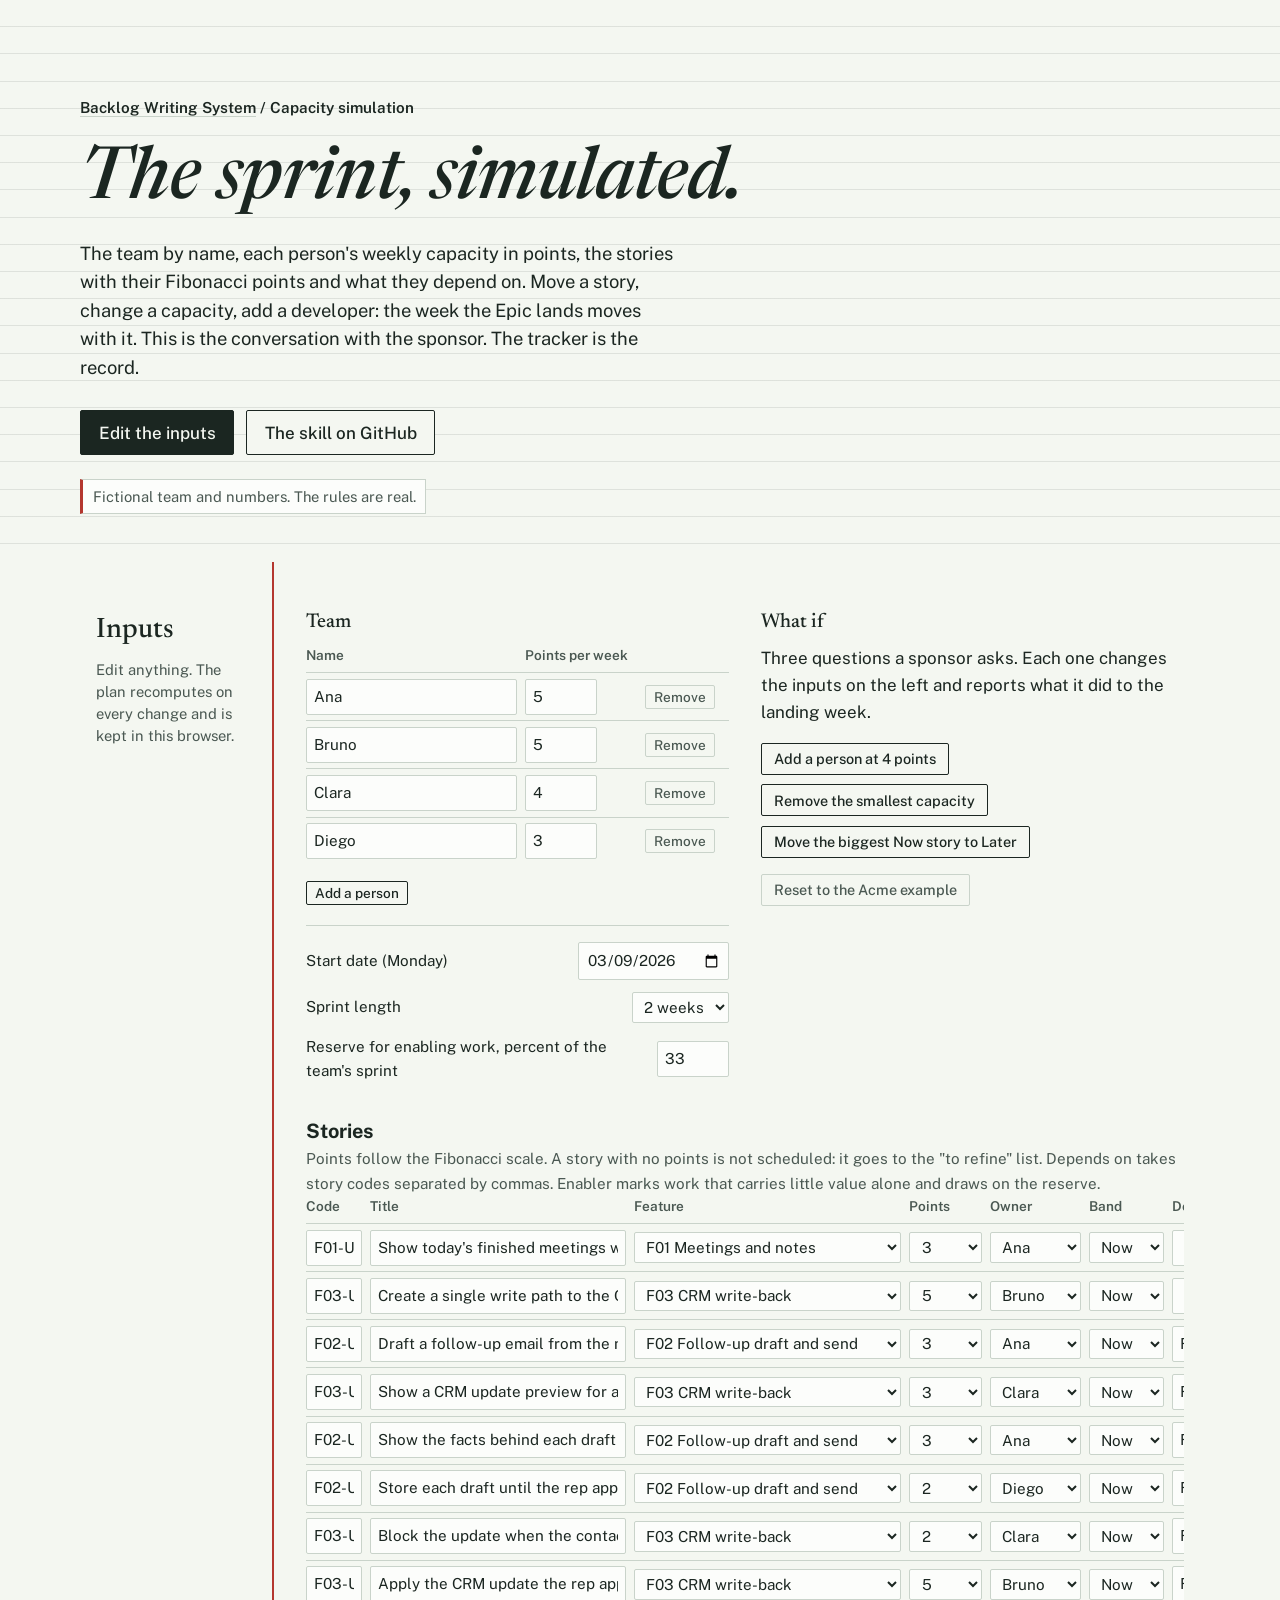
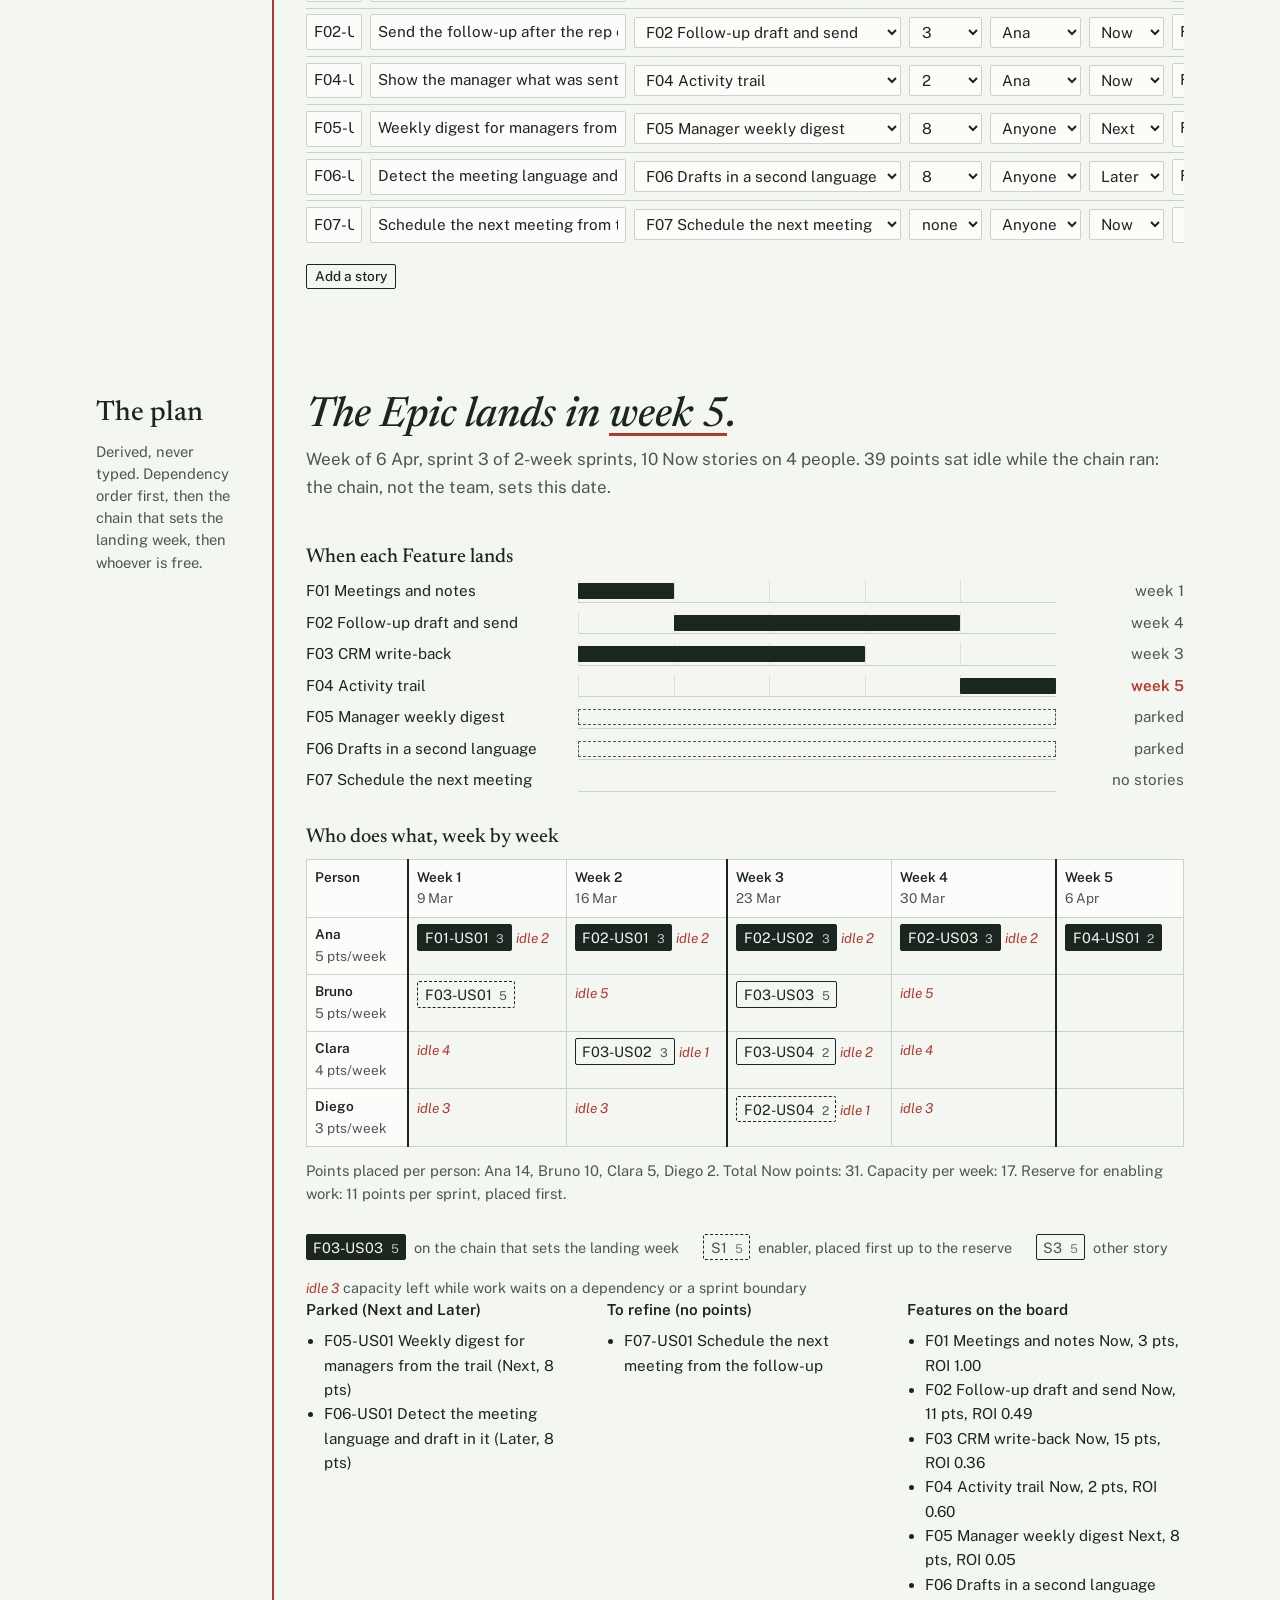
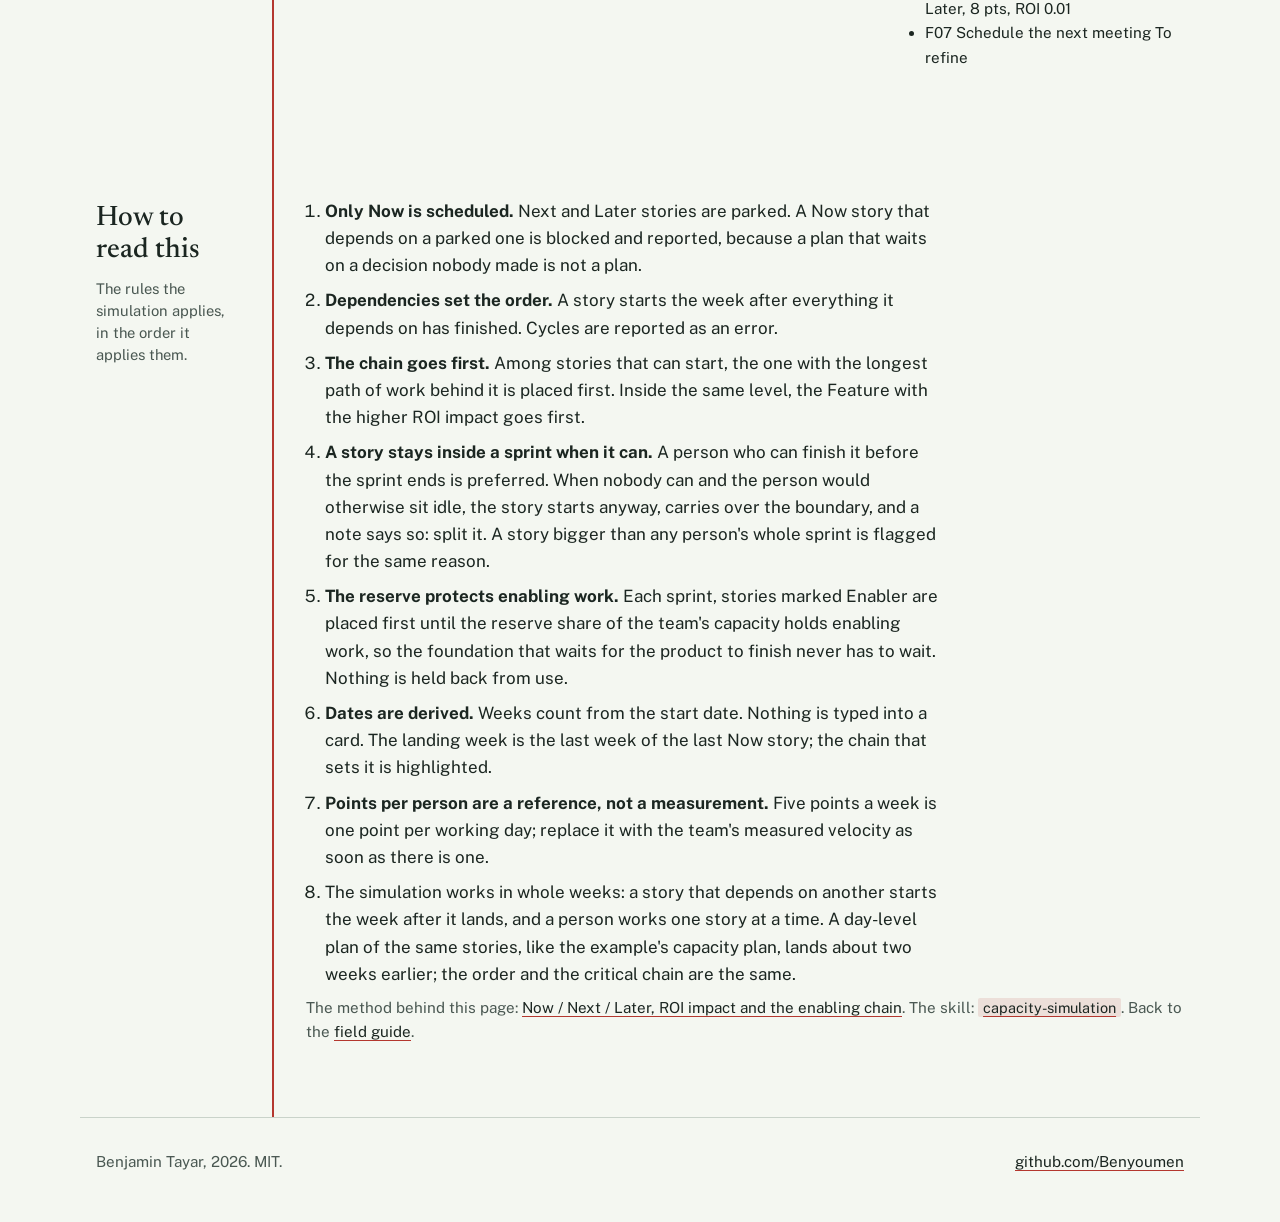
<file: site/capacity.html>
<!doctype html>
<html lang="en">
<head>
<meta charset="utf-8">
<meta name="viewport" content="width=device-width, initial-scale=1">
<title>Capacity simulation, Backlog Writing System</title>
<meta name="description" content="A live sprint simulation: the team by name, each person's weekly capacity in points, the stories with their Fibonacci points and dependencies, and the week the Epic lands. Change anything and the date moves.">
<link rel="canonical" href="https://benyoumen.github.io/backlog-writing-system/capacity.html">
<meta property="og:type" content="website">
<meta property="og:title" content="Capacity simulation, Backlog Writing System">
<meta property="og:description" content="The sprint, simulated: named people, weekly capacity, Fibonacci points, dependencies, and the week the Epic lands.">
<meta property="og:url" content="https://benyoumen.github.io/backlog-writing-system/capacity.html">
<meta property="og:image" content="https://benyoumen.github.io/backlog-writing-system/workflow-map.svg">
<meta name="twitter:card" content="summary_large_image">
<link rel="icon" href="data:image/svg+xml,%3Csvg xmlns='http://www.w3.org/2000/svg' viewBox='0 0 32 32'%3E%3Crect width='32' height='32' fill='%23F4F7F1'/%3E%3Crect x='7' y='4' width='3' height='24' fill='%23B4372F'/%3E%3Crect x='14' y='9' width='12' height='2.5' fill='%231B2621'/%3E%3Crect x='14' y='15' width='12' height='2.5' fill='%231B2621'/%3E%3Crect x='14' y='21' width='8' height='2.5' fill='%231B2621'/%3E%3C/svg%3E">
<link rel="preconnect" href="https://fonts.googleapis.com">
<link rel="preconnect" href="https://fonts.gstatic.com" crossorigin>
<link href="https://fonts.googleapis.com/css2?family=Newsreader:ital,opsz,wght@0,6..72,400..600;1,6..72,400..600&family=Public+Sans:wght@400;500;600&display=swap" rel="stylesheet">
<link rel="stylesheet" href="styles.css">
<link rel="stylesheet" href="tools.css">
<script>document.documentElement.classList.add('js');</script>
</head>
<body>
<a class="skip" href="#result">Skip to the plan</a>

<header class="hero tool">
  <div class="hero-inner">
    <div class="hero-text">
      <p class="crumb"><a href="./">Backlog Writing System</a> / Capacity simulation</p>
      <h1 class="thesis">The sprint, simulated.</h1>
      <p class="lede">The team by name, each person's weekly capacity in points, the stories with their Fibonacci points and what they depend on. Move a story, change a capacity, add a developer: the week the Epic lands moves with it. This is the conversation with the sponsor. The tracker is the record.</p>
      <p class="actions">
        <a class="button primary" href="#inputs">Edit the inputs</a>
        <a class="button" href="https://github.com/Benyoumen/backlog-writing-system/tree/main/skills/capacity-simulation">The skill on GitHub</a>
      </p>
      <p class="honest">Fictional team and numbers. The rules are real.</p>
    </div>
  </div>
</header>

<main class="ledger">

  <section class="block" id="inputs" aria-labelledby="h-inputs">
    <div class="margin">
      <h2 id="h-inputs">Inputs</h2>
      <p>Edit anything. The plan recomputes on every change and is kept in this browser.</p>
    </div>
    <div class="body">
      <div class="form-grid">
        <div>
          <h3>Team</h3>
          <div class="scroll">
            <table class="edit" id="team-table">
              <thead>
                <tr><th scope="col">Name</th><th scope="col">Points per week</th><th scope="col"><span class="sr-only">Remove</span></th></tr>
              </thead>
              <tbody id="team-body"></tbody>
            </table>
          </div>
          <div class="btn-row">
            <button type="button" class="btn small" id="add-person">Add a person</button>
          </div>
          <div class="settings">
            <label>Start date (Monday)<input type="date" id="start-date"></label>
            <label>Sprint length<select id="sprint-weeks"><option value="1">1 week</option><option value="2">2 weeks</option><option value="3">3 weeks</option></select></label>
            <label>Reserve for enabling work, percent of the team's sprint<input type="number" id="reserve" min="0" max="60" step="1"></label>
          </div>
        </div>
        <div>
          <h3>What if</h3>
          <p>Three questions a sponsor asks. Each one changes the inputs on the left and reports what it did to the landing week.</p>
          <div class="btn-row">
            <button type="button" class="btn" id="whatif-add">Add a person at 4 points</button>
            <button type="button" class="btn" id="whatif-remove">Remove the smallest capacity</button>
            <button type="button" class="btn" id="whatif-later">Move the biggest Now story to Later</button>
          </div>
          <div class="btn-row">
            <button type="button" class="btn quiet" id="reset">Reset to the Acme example</button>
          </div>
        </div>
      </div>

      <h3>Stories</h3>
      <p class="note">Points follow the Fibonacci scale. A story with no points is not scheduled: it goes to the "to refine" list. Depends on takes story codes separated by commas. Enabler marks work that carries little value alone and draws on the reserve.</p>
      <div class="scroll">
        <table class="edit" id="stories-table">
          <thead>
            <tr>
              <th scope="col">Code</th>
              <th scope="col">Title</th>
              <th scope="col">Feature</th>
              <th scope="col">Points</th>
              <th scope="col">Owner</th>
              <th scope="col">Band</th>
              <th scope="col">Depends on</th>
              <th scope="col">Enabler</th>
              <th scope="col"><span class="sr-only">Remove</span></th>
            </tr>
          </thead>
          <tbody id="stories-body"></tbody>
        </table>
      </div>
      <div class="btn-row">
        <button type="button" class="btn small" id="add-story">Add a story</button>
      </div>
    </div>
  </section>

  <section class="block result" id="result" aria-labelledby="h-result">
    <div class="margin">
      <h2 id="h-result">The plan</h2>
      <p>Derived, never typed. Dependency order first, then the chain that sets the landing week, then whoever is free.</p>
    </div>
    <div class="body">
      <p class="headline" id="headline" aria-live="polite"></p>
      <p class="subline" id="subline"></p>
      <p class="message" id="message" role="status" aria-live="polite"></p>
      <ul class="problems" id="problems" aria-label="Problems found in the inputs"></ul>

      <h3>When each Feature lands</h3>
      <ul class="features" id="feature-bars"></ul>

      <h3>Who does what, week by week</h3>
      <div class="scroll">
        <table class="grid" id="grid" aria-describedby="grid-note"></table>
      </div>
      <p class="totals" id="totals"></p>
      <p class="legend" id="grid-note"><span><span class="chip critical">F03-US03 <span class="pts">5</span></span> on the chain that sets the landing week</span><span><span class="chip enabler">S1 <span class="pts">5</span></span> enabler, placed first up to the reserve</span><span><span class="chip">S3 <span class="pts">5</span></span> other story</span><span><span class="idle flag">idle 3</span> capacity left while work waits on a dependency or a sprint boundary</span></p>

      <div class="lists">
        <div><h3>Parked (Next and Later)</h3><ul id="parked"></ul></div>
        <div><h3>To refine (no points)</h3><ul id="refine"></ul></div>
        <div><h3>Features on the board</h3><ul id="board"></ul></div>
      </div>
    </div>
  </section>

  <section class="block" id="how" aria-labelledby="h-how">
    <div class="margin">
      <h2 id="h-how">How to read this</h2>
      <p>The rules the simulation applies, in the order it applies them.</p>
    </div>
    <div class="body">
      <ol class="rules">
        <li><strong>Only Now is scheduled.</strong> Next and Later stories are parked. A Now story that depends on a parked one is blocked and reported, because a plan that waits on a decision nobody made is not a plan.</li>
        <li><strong>Dependencies set the order.</strong> A story starts the week after everything it depends on has finished. Cycles are reported as an error.</li>
        <li><strong>The chain goes first.</strong> Among stories that can start, the one with the longest path of work behind it is placed first. Inside the same level, the Feature with the higher ROI impact goes first.</li>
        <li><strong>A story stays inside a sprint when it can.</strong> A person who can finish it before the sprint ends is preferred. When nobody can and the person would otherwise sit idle, the story starts anyway, carries over the boundary, and a note says so: split it. A story bigger than any person's whole sprint is flagged for the same reason.</li>
        <li><strong>The reserve protects enabling work.</strong> Each sprint, stories marked Enabler are placed first until the reserve share of the team's capacity holds enabling work, so the foundation that waits for the product to finish never has to wait. Nothing is held back from use.</li>
        <li><strong>Dates are derived.</strong> Weeks count from the start date. Nothing is typed into a card. The landing week is the last week of the last Now story; the chain that sets it is highlighted.</li>
        <li><strong>Points per person are a reference, not a measurement.</strong> Five points a week is one point per working day; replace it with the team's measured velocity as soon as there is one.</li>
              <li>The simulation works in whole weeks: a story that depends on another starts the week after it lands, and a person works one story at a time. A day-level plan of the same stories, like the example's capacity plan, lands about two weeks earlier; the order and the critical chain are the same.</li>
</ol>
      <p class="note">The method behind this page: <a href="https://github.com/Benyoumen/backlog-writing-system/blob/main/docs/prioritization.md">Now / Next / Later, ROI impact and the enabling chain</a>. The skill: <a href="https://github.com/Benyoumen/backlog-writing-system/tree/main/skills/capacity-simulation"><code>capacity-simulation</code></a>. Back to the <a href="./">field guide</a>.</p>
    </div>
  </section>

</main>

<footer class="foot">
  <p>Benjamin Tayar, 2026. MIT.</p>
  <p><a href="https://github.com/Benyoumen">github.com/Benyoumen</a></p>
</footer>

<script src="capacity.js" defer></script>
</body>
</html>
</file>
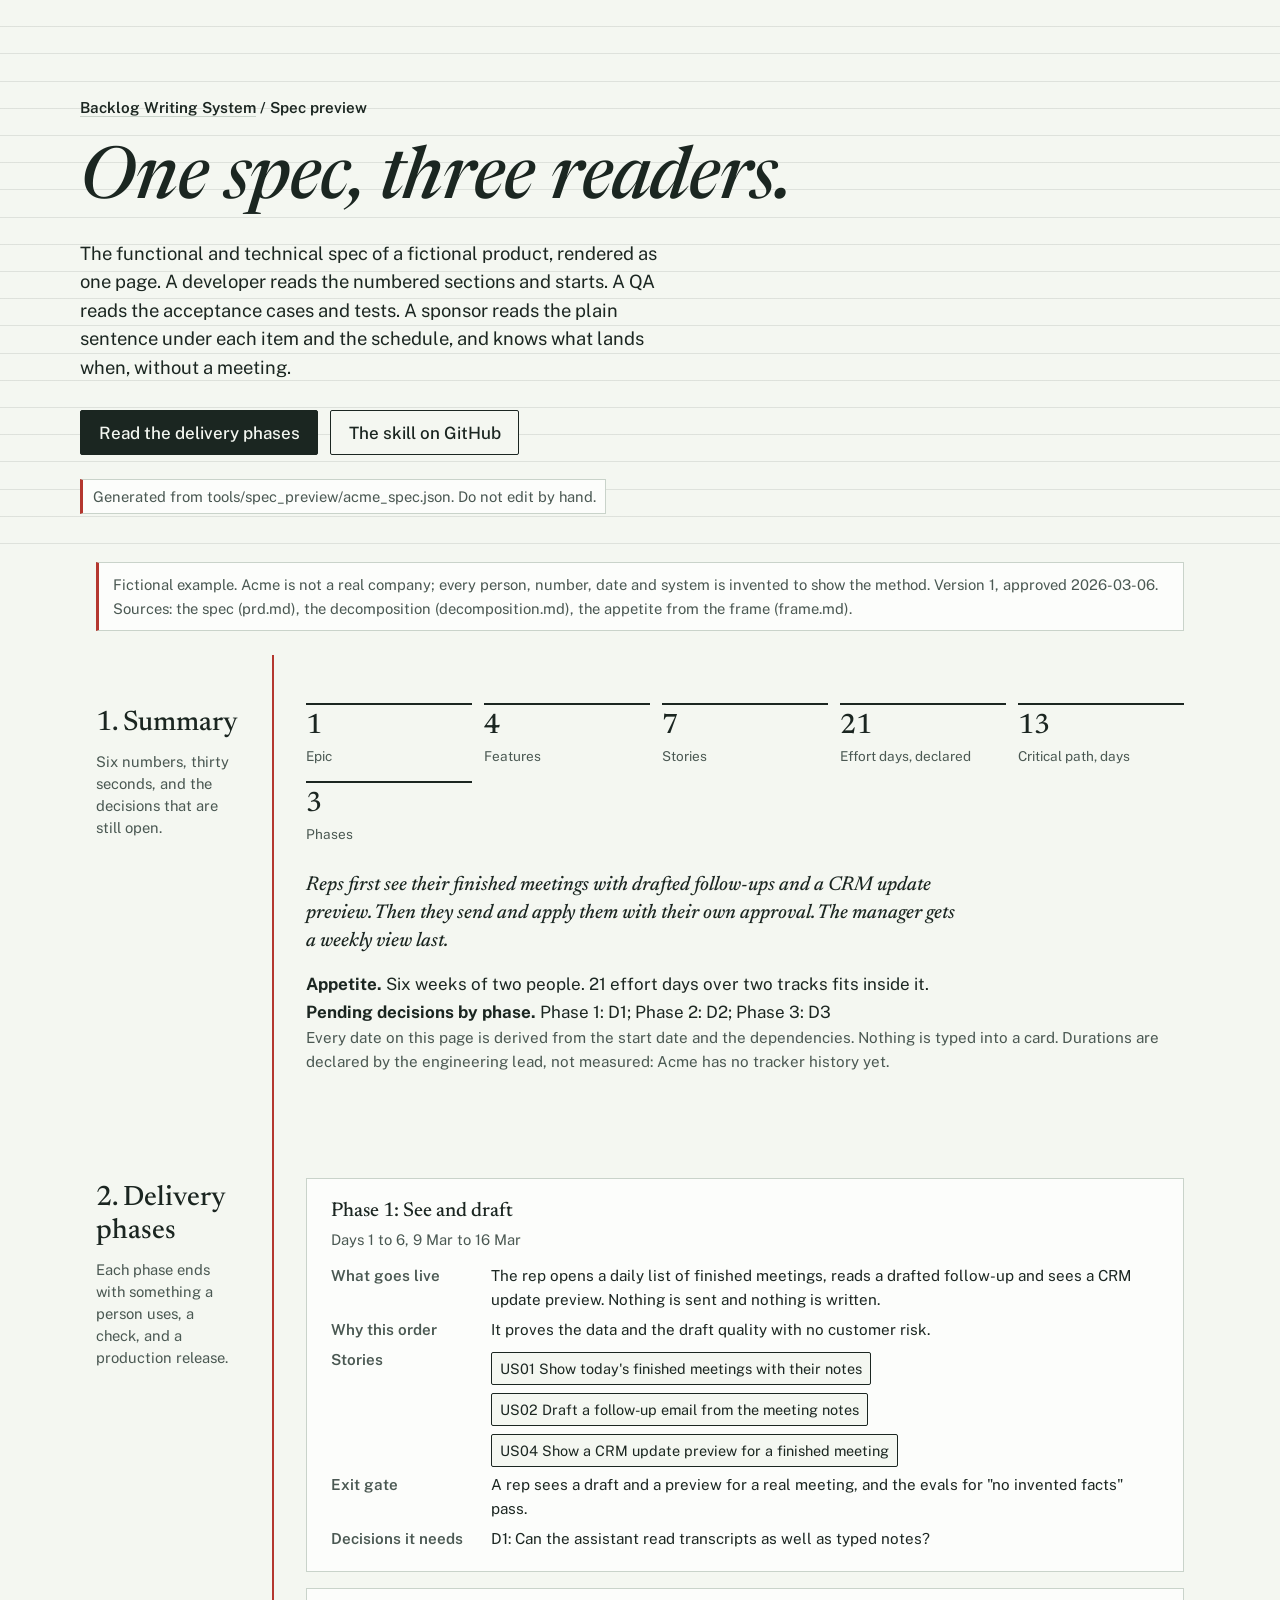
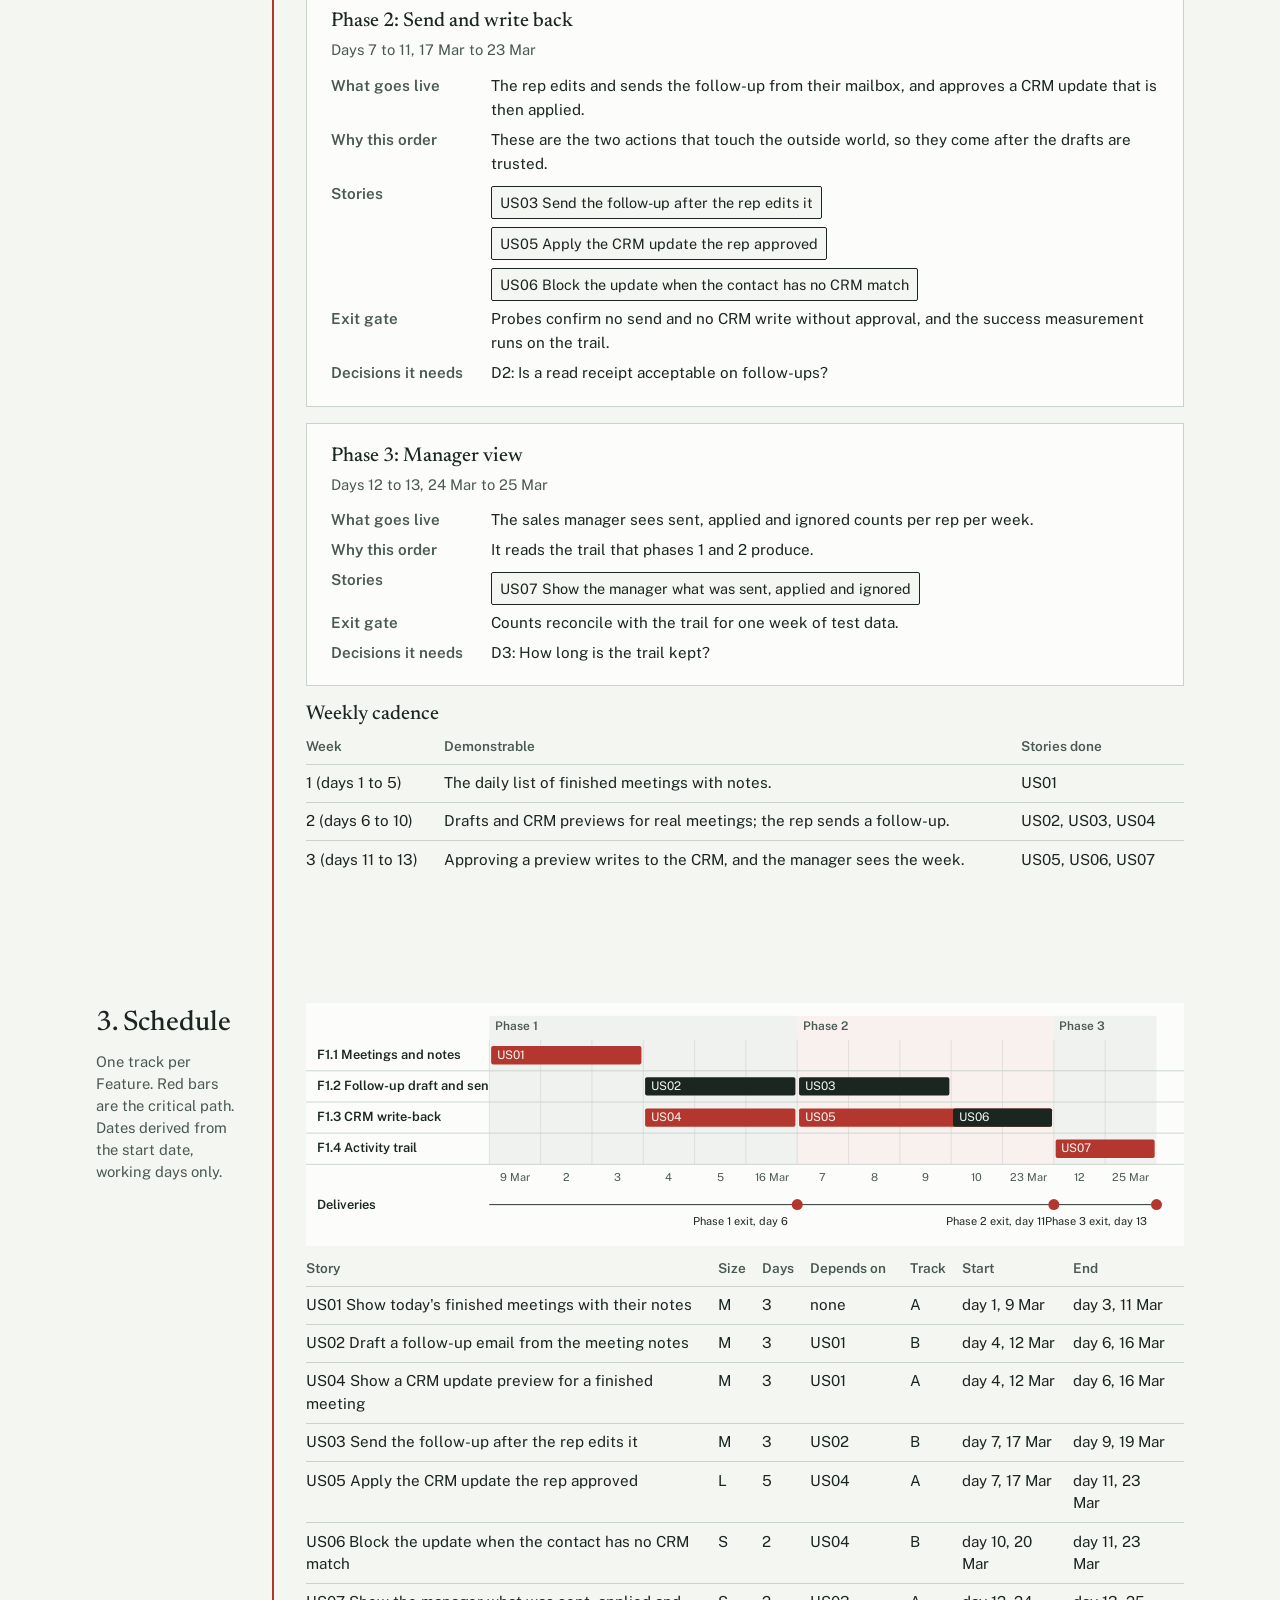
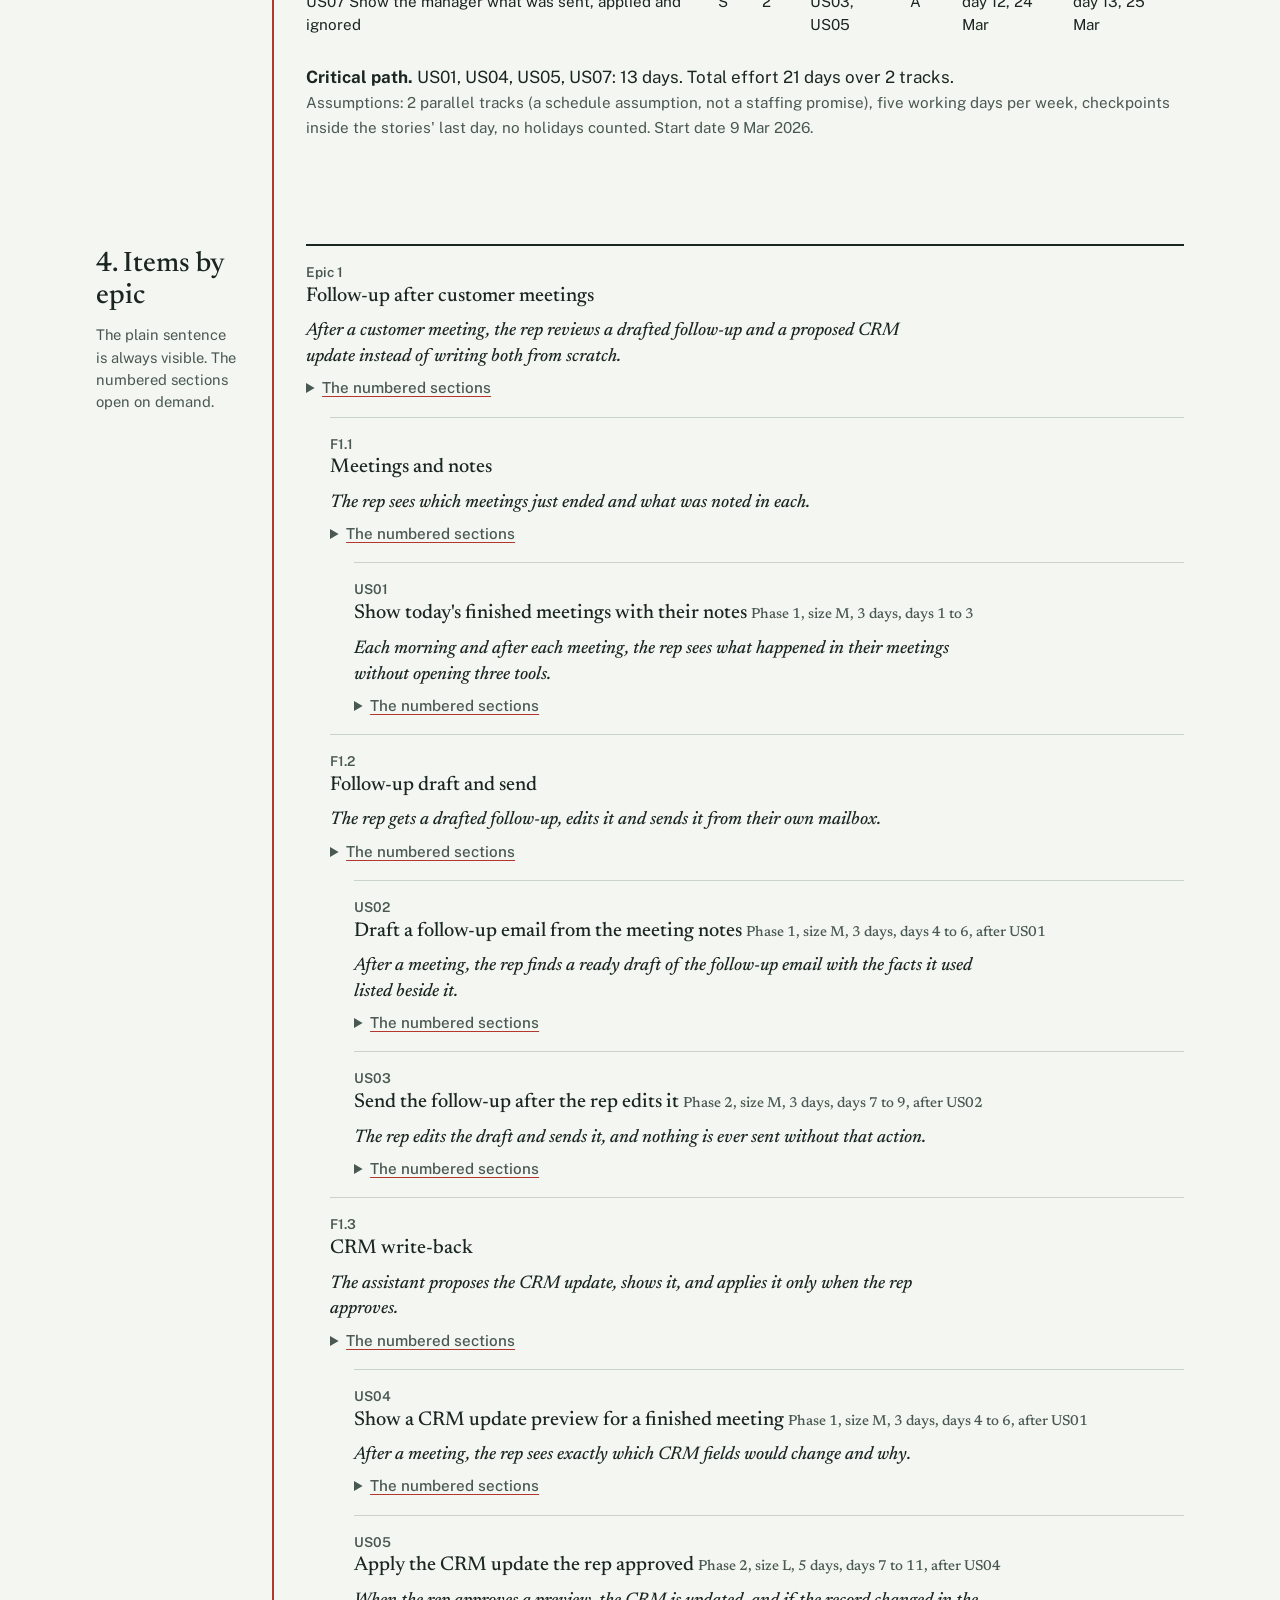
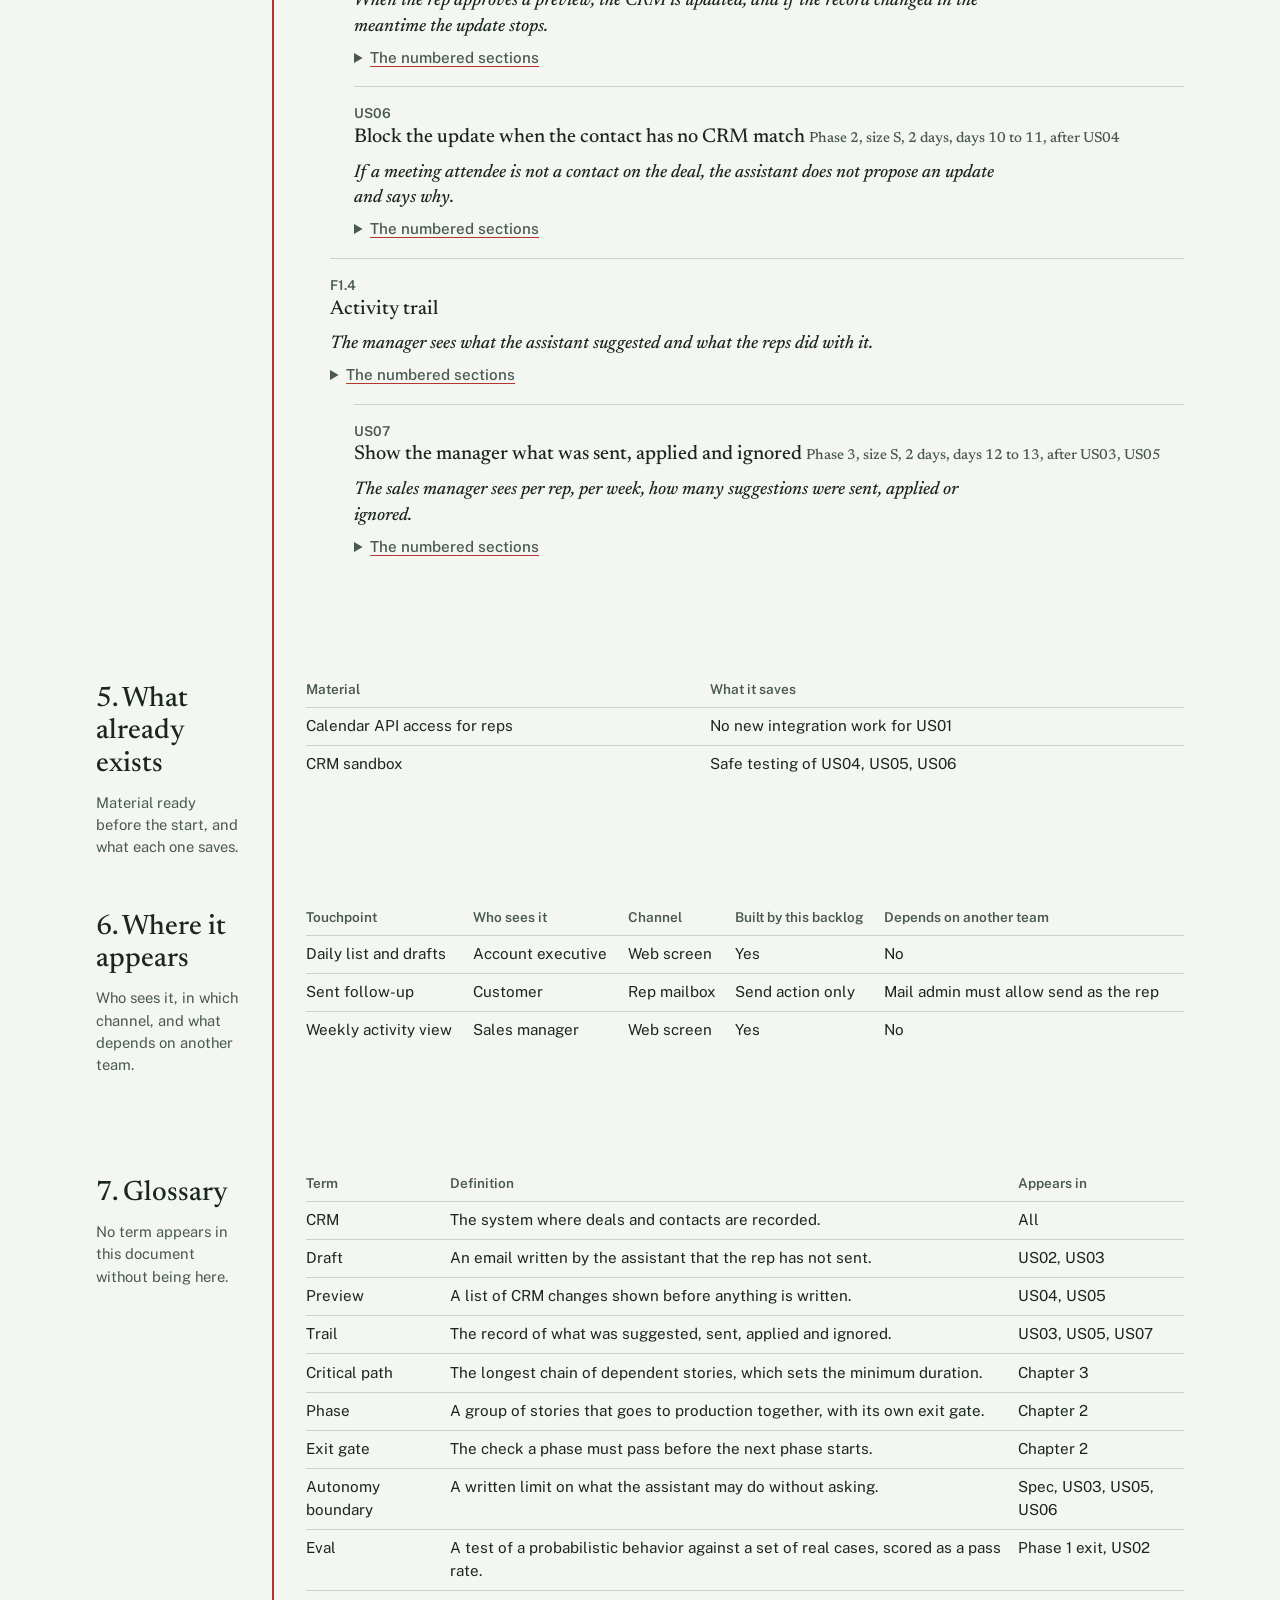
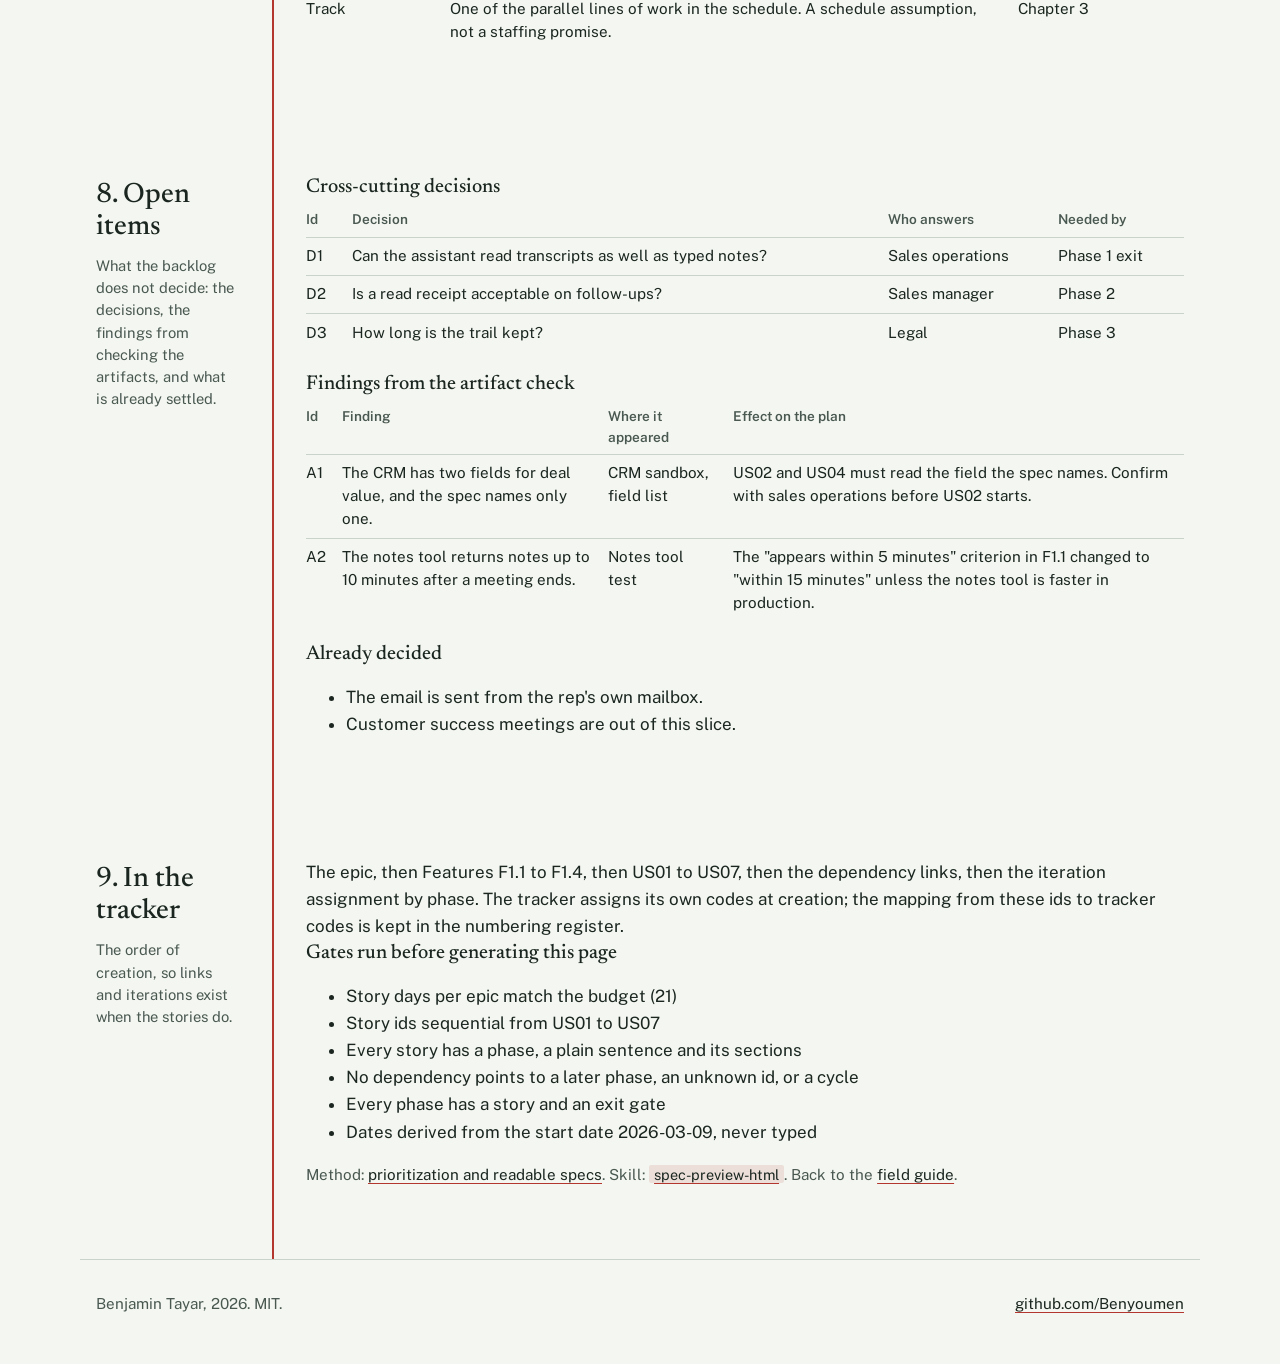
<file: site/spec-preview.html>
<!doctype html>
<html lang="en">
<head>
<meta charset="utf-8">
<meta name="viewport" content="width=device-width, initial-scale=1">
<title>Spec preview, Backlog Writing System</title>
<meta name="description" content="A functional and technical spec rendered as one readable page: a plain sentence per item, numbered sections, phases, a derived schedule, a glossary and the open decisions. Fictional product.">
<link rel="canonical" href="https://benyoumen.github.io/backlog-writing-system/spec-preview.html">
<meta property="og:type" content="website"><meta property="og:title" content="Spec preview, Backlog Writing System"><meta property="og:description" content="One page a developer, a QA and a sponsor can all read: sentence, sections, glossary, schedule."><meta property="og:url" content="https://benyoumen.github.io/backlog-writing-system/spec-preview.html"><meta property="og:image" content="https://benyoumen.github.io/backlog-writing-system/workflow-map.svg"><meta name="twitter:card" content="summary_large_image">
<link rel="icon" href="data:image/svg+xml,%3Csvg xmlns='http://www.w3.org/2000/svg' viewBox='0 0 32 32'%3E%3Crect width='32' height='32' fill='%23F4F7F1'/%3E%3Crect x='7' y='4' width='3' height='24' fill='%23B4372F'/%3E%3Crect x='14' y='9' width='12' height='2.5' fill='%231B2621'/%3E%3Crect x='14' y='15' width='12' height='2.5' fill='%231B2621'/%3E%3Crect x='14' y='21' width='8' height='2.5' fill='%231B2621'/%3E%3C/svg%3E">
<link rel="preconnect" href="https://fonts.googleapis.com"><link rel="preconnect" href="https://fonts.gstatic.com" crossorigin>
<link href="https://fonts.googleapis.com/css2?family=Newsreader:ital,opsz,wght@0,6..72,400..600;1,6..72,400..600&family=Public+Sans:wght@400;500;600&display=swap" rel="stylesheet">
<link rel="stylesheet" href="styles.css"><link rel="stylesheet" href="tools.css">
</head>
<body>
<a class="skip" href="#summary">Skip to the summary</a>
<header class="hero tool"><div class="hero-inner"><div class="hero-text">
<p class="crumb"><a href="./">Backlog Writing System</a> / Spec preview</p>
<h1 class="thesis">One spec, three readers.</h1>
<p class="lede">The functional and technical spec of a fictional product, rendered as one page. A developer reads the numbered sections and starts. A QA reads the acceptance cases and tests. A sponsor reads the plain sentence under each item and the schedule, and knows what lands when, without a meeting.</p>
<p class="actions"><a class="button primary" href="#phases">Read the delivery phases</a><a class="button" href="https://github.com/Benyoumen/backlog-writing-system/tree/main/skills/spec-preview-html">The skill on GitHub</a></p>
<p class="honest">Generated from tools/spec_preview/acme_spec.json. Do not edit by hand.</p>
</div></div></header>
<main class="ledger spec">
<p class="banner">Fictional example. Acme is not a real company; every person, number, date and system is invented to show the method. Version 1, approved 2026-03-06. Sources: the spec (prd.md), the decomposition (decomposition.md), the appetite from the frame (frame.md).</p>
<section class="block" id="summary" aria-labelledby="h-summary"><div class="margin"><h2 id="h-summary">1. Summary</h2><p>Six numbers, thirty seconds, and the decisions that are still open.</p></div><div class="body">
<ul class="metrics">
<li><span class="v">1</span><span class="k">Epic</span></li>
<li><span class="v">4</span><span class="k">Features</span></li>
<li><span class="v">7</span><span class="k">Stories</span></li>
<li><span class="v">21</span><span class="k">Effort days, declared</span></li>
<li><span class="v">13</span><span class="k">Critical path, days</span></li>
<li><span class="v">3</span><span class="k">Phases</span></li>
</ul>
<p class="thirty">Reps first see their finished meetings with drafted follow-ups and a CRM update preview. Then they send and apply them with their own approval. The manager gets a weekly view last.</p>
<p><strong>Appetite.</strong> Six weeks of two people. 21 effort days over two tracks fits inside it.</p>
<p><strong>Pending decisions by phase.</strong> Phase 1: D1; Phase 2: D2; Phase 3: D3</p>
<p class="note">Every date on this page is derived from the start date and the dependencies. Nothing is typed into a card. Durations are declared by the engineering lead, not measured: Acme has no tracker history yet.</p>
</div></section>
<section class="block" id="phases" aria-labelledby="h-phases"><div class="margin"><h2 id="h-phases">2. Delivery phases</h2><p>Each phase ends with something a person uses, a check, and a production release.</p></div><div class="body">
<div class="phase"><h3>Phase 1: See and draft</h3><p class="days">Days 1 to 6, 9 Mar to 16 Mar</p><dl>
<dt>What goes live</dt><dd>The rep opens a daily list of finished meetings, reads a drafted follow-up and sees a CRM update preview. Nothing is sent and nothing is written.</dd>
<dt>Why this order</dt><dd>It proves the data and the draft quality with no customer risk.</dd>
<dt>Stories</dt><dd><div class="cards"><span class="card">US01 Show today&#x27;s finished meetings with their notes</span><span class="card">US02 Draft a follow-up email from the meeting notes</span><span class="card">US04 Show a CRM update preview for a finished meeting</span></div></dd>
<dt>Exit gate</dt><dd>A rep sees a draft and a preview for a real meeting, and the evals for &quot;no invented facts&quot; pass.</dd>
<dt>Decisions it needs</dt><dd>D1: Can the assistant read transcripts as well as typed notes?</dd>
</dl></div>
<div class="phase"><h3>Phase 2: Send and write back</h3><p class="days">Days 7 to 11, 17 Mar to 23 Mar</p><dl>
<dt>What goes live</dt><dd>The rep edits and sends the follow-up from their mailbox, and approves a CRM update that is then applied.</dd>
<dt>Why this order</dt><dd>These are the two actions that touch the outside world, so they come after the drafts are trusted.</dd>
<dt>Stories</dt><dd><div class="cards"><span class="card">US03 Send the follow-up after the rep edits it</span><span class="card">US05 Apply the CRM update the rep approved</span><span class="card">US06 Block the update when the contact has no CRM match</span></div></dd>
<dt>Exit gate</dt><dd>Probes confirm no send and no CRM write without approval, and the success measurement runs on the trail.</dd>
<dt>Decisions it needs</dt><dd>D2: Is a read receipt acceptable on follow-ups?</dd>
</dl></div>
<div class="phase"><h3>Phase 3: Manager view</h3><p class="days">Days 12 to 13, 24 Mar to 25 Mar</p><dl>
<dt>What goes live</dt><dd>The sales manager sees sent, applied and ignored counts per rep per week.</dd>
<dt>Why this order</dt><dd>It reads the trail that phases 1 and 2 produce.</dd>
<dt>Stories</dt><dd><div class="cards"><span class="card">US07 Show the manager what was sent, applied and ignored</span></div></dd>
<dt>Exit gate</dt><dd>Counts reconcile with the trail for one week of test data.</dd>
<dt>Decisions it needs</dt><dd>D3: How long is the trail kept?</dd>
</dl></div>
<h3>Weekly cadence</h3>
<table class="plain"><thead><tr><th scope="col">Week</th><th scope="col">Demonstrable</th><th scope="col">Stories done</th></tr></thead><tbody>
<tr><td>1 (days 1 to 5)</td><td>The daily list of finished meetings with notes.</td><td>US01</td></tr>
<tr><td>2 (days 6 to 10)</td><td>Drafts and CRM previews for real meetings; the rep sends a follow-up.</td><td>US02, US03, US04</td></tr>
<tr><td>3 (days 11 to 13)</td><td>Approving a preview writes to the CRM, and the manager sees the week.</td><td>US05, US06, US07</td></tr>
</tbody></table>
</div></section>
<section class="block" id="schedule" aria-labelledby="h-schedule"><div class="margin"><h2 id="h-schedule">3. Schedule</h2><p>One track per Feature. Red bars are the critical path. Dates derived from the start date, working days only.</p></div><div class="body">
<svg class="gantt" viewBox="0 0 958 266" role="img" aria-labelledby="gantt-title gantt-desc"><title id="gantt-title">Schedule: one track per Feature</title><desc id="gantt-desc">Story bars per Feature over 13 working days, with phase bands and the phase exits on the deliveries line.</desc><rect x="0" y="0" width="958" height="266" fill="var(--paper-2)"/><rect x="200" y="14" width="336" height="162" fill="rgba(27,38,33,0.05)"/><text x="206" y="30" font-size="13" font-weight="600" fill="var(--ink-2)">Phase 1</text><rect x="536" y="14" width="280" height="162" fill="rgba(180,55,47,0.06)"/><text x="542" y="30" font-size="13" font-weight="600" fill="var(--ink-2)">Phase 2</text><rect x="816" y="14" width="112" height="162" fill="rgba(27,38,33,0.05)"/><text x="822" y="30" font-size="13" font-weight="600" fill="var(--ink-2)">Phase 3</text><line x1="200" y1="40" x2="200" y2="176" stroke="var(--line)"/><text x="228" y="194" font-size="12" fill="var(--ink-2)" text-anchor="middle">9 Mar</text><line x1="256" y1="40" x2="256" y2="176" stroke="var(--line)"/><text x="284" y="194" font-size="12" fill="var(--ink-2)" text-anchor="middle">2</text><line x1="312" y1="40" x2="312" y2="176" stroke="var(--line)"/><text x="340" y="194" font-size="12" fill="var(--ink-2)" text-anchor="middle">3</text><line x1="368" y1="40" x2="368" y2="176" stroke="var(--line)"/><text x="396" y="194" font-size="12" fill="var(--ink-2)" text-anchor="middle">4</text><line x1="424" y1="40" x2="424" y2="176" stroke="var(--line)"/><text x="452" y="194" font-size="12" fill="var(--ink-2)" text-anchor="middle">5</text><line x1="480" y1="40" x2="480" y2="176" stroke="var(--line)"/><text x="508" y="194" font-size="12" fill="var(--ink-2)" text-anchor="middle">16 Mar</text><line x1="536" y1="40" x2="536" y2="176" stroke="var(--line)"/><text x="564" y="194" font-size="12" fill="var(--ink-2)" text-anchor="middle">7</text><line x1="592" y1="40" x2="592" y2="176" stroke="var(--line)"/><text x="620" y="194" font-size="12" fill="var(--ink-2)" text-anchor="middle">8</text><line x1="648" y1="40" x2="648" y2="176" stroke="var(--line)"/><text x="676" y="194" font-size="12" fill="var(--ink-2)" text-anchor="middle">9</text><line x1="704" y1="40" x2="704" y2="176" stroke="var(--line)"/><text x="732" y="194" font-size="12" fill="var(--ink-2)" text-anchor="middle">10</text><line x1="760" y1="40" x2="760" y2="176" stroke="var(--line)"/><text x="788" y="194" font-size="12" fill="var(--ink-2)" text-anchor="middle">23 Mar</text><line x1="816" y1="40" x2="816" y2="176" stroke="var(--line)"/><text x="844" y="194" font-size="12" fill="var(--ink-2)" text-anchor="middle">12</text><line x1="872" y1="40" x2="872" y2="176" stroke="var(--line)"/><text x="900" y="194" font-size="12" fill="var(--ink-2)" text-anchor="middle">25 Mar</text><line x1="0" y1="74" x2="958" y2="74" stroke="var(--rule)"/><text x="12" y="61" font-size="14" font-weight="600" fill="var(--ink)">F1.1 Meetings and notes</text><rect x="202" y="47" width="164" height="20" rx="2" fill="var(--red)"><title>US01 Show today&#x27;s finished meetings with their notes, days 1 to 3</title></rect><text x="208" y="61" font-size="13" fill="var(--paper)">US01</text><line x1="0" y1="108" x2="958" y2="108" stroke="var(--rule)"/><text x="12" y="95" font-size="14" font-weight="600" fill="var(--ink)">F1.2 Follow-up draft and sen</text><rect x="370" y="81" width="164" height="20" rx="2" fill="var(--ink)"><title>US02 Draft a follow-up email from the meeting notes, days 4 to 6</title></rect><text x="376" y="95" font-size="13" fill="var(--paper)">US02</text><rect x="538" y="81" width="164" height="20" rx="2" fill="var(--ink)"><title>US03 Send the follow-up after the rep edits it, days 7 to 9</title></rect><text x="544" y="95" font-size="13" fill="var(--paper)">US03</text><line x1="0" y1="142" x2="958" y2="142" stroke="var(--rule)"/><text x="12" y="129" font-size="14" font-weight="600" fill="var(--ink)">F1.3 CRM write-back</text><rect x="370" y="115" width="164" height="20" rx="2" fill="var(--red)"><title>US04 Show a CRM update preview for a finished meeting, days 4 to 6</title></rect><text x="376" y="129" font-size="13" fill="var(--paper)">US04</text><rect x="538" y="115" width="276" height="20" rx="2" fill="var(--red)"><title>US05 Apply the CRM update the rep approved, days 7 to 11</title></rect><text x="544" y="129" font-size="13" fill="var(--paper)">US05</text><rect x="706" y="115" width="108" height="20" rx="2" fill="var(--ink)"><title>US06 Block the update when the contact has no CRM match, days 10 to 11</title></rect><text x="712" y="129" font-size="13" fill="var(--paper)">US06</text><line x1="0" y1="176" x2="958" y2="176" stroke="var(--rule)"/><text x="12" y="163" font-size="14" font-weight="600" fill="var(--ink)">F1.4 Activity trail</text><rect x="818" y="149" width="108" height="20" rx="2" fill="var(--red)"><title>US07 Show the manager what was sent, applied and ignored, days 12 to 13</title></rect><text x="824" y="163" font-size="13" fill="var(--paper)">US07</text><text x="12" y="225" font-size="14" font-weight="600" fill="var(--ink)">Deliveries</text><line x1="200" y1="220" x2="928" y2="220" stroke="var(--ink)"/><circle cx="536" cy="220" r="6" fill="var(--red)"/><text x="526" y="242" font-size="12" fill="var(--ink)" text-anchor="end">Phase 1 exit, day 6</text><circle cx="816" cy="220" r="6" fill="var(--red)"/><text x="806" y="242" font-size="12" fill="var(--ink)" text-anchor="end">Phase 2 exit, day 11</text><circle cx="928" cy="220" r="6" fill="var(--red)"/><text x="918" y="242" font-size="12" fill="var(--ink)" text-anchor="end">Phase 3 exit, day 13</text></svg>
<table class="plain"><thead><tr><th scope="col">Story</th><th scope="col">Size</th><th scope="col">Days</th><th scope="col">Depends on</th><th scope="col">Track</th><th scope="col">Start</th><th scope="col">End</th></tr></thead><tbody>
<tr><td>US01 Show today&#x27;s finished meetings with their notes</td><td>M</td><td>3</td><td>none</td><td>A</td><td>day 1, 9 Mar</td><td>day 3, 11 Mar</td></tr>
<tr><td>US02 Draft a follow-up email from the meeting notes</td><td>M</td><td>3</td><td>US01</td><td>B</td><td>day 4, 12 Mar</td><td>day 6, 16 Mar</td></tr>
<tr><td>US04 Show a CRM update preview for a finished meeting</td><td>M</td><td>3</td><td>US01</td><td>A</td><td>day 4, 12 Mar</td><td>day 6, 16 Mar</td></tr>
<tr><td>US03 Send the follow-up after the rep edits it</td><td>M</td><td>3</td><td>US02</td><td>B</td><td>day 7, 17 Mar</td><td>day 9, 19 Mar</td></tr>
<tr><td>US05 Apply the CRM update the rep approved</td><td>L</td><td>5</td><td>US04</td><td>A</td><td>day 7, 17 Mar</td><td>day 11, 23 Mar</td></tr>
<tr><td>US06 Block the update when the contact has no CRM match</td><td>S</td><td>2</td><td>US04</td><td>B</td><td>day 10, 20 Mar</td><td>day 11, 23 Mar</td></tr>
<tr><td>US07 Show the manager what was sent, applied and ignored</td><td>S</td><td>2</td><td>US03, US05</td><td>A</td><td>day 12, 24 Mar</td><td>day 13, 25 Mar</td></tr>
</tbody></table>
<p><strong>Critical path.</strong> US01, US04, US05, US07: 13 days. Total effort 21 days over 2 tracks.</p>
<p class="note">Assumptions: 2 parallel tracks (a schedule assumption, not a staffing promise), five working days per week, checkpoints inside the stories' last day, no holidays counted. Start date 9 Mar 2026.</p>
</div></section>
<section class="block" id="items" aria-labelledby="h-items"><div class="margin"><h2 id="h-items">4. Items by epic</h2><p>The plain sentence is always visible. The numbered sections open on demand.</p></div><div class="body">
<div class="item epic"><p class="code">Epic 1</p><h3>Follow-up after customer meetings</h3><p class="plain-line">After a customer meeting, the rep reviews a drafted follow-up and a proposed CRM update instead of writing both from scratch.</p><details><summary>The numbered sections</summary><ol class="sections"><li><b>Why it exists.</b> Late follow-ups are the most common reason deals go quiet, and reps lose time writing the same email and CRM note after every meeting.</li><li><b>Goal.</b> Reps send a reviewed follow-up quickly, and the CRM stays current without manual entry.</li><li><b>Metrics.</b><ul class="ac"><li>Share of follow-ups sent within 2 hours of the meeting end.</li><li>Share of finished meetings with a current CRM update.</li><li>Share of drafts the rep sends without rewriting the facts.</li></ul></li><li><b>In scope.</b><ul class="ac"><li>Finished meeting list</li><li>Draft</li><li>Send</li><li>CRM preview</li><li>CRM apply</li><li>Manager view</li></ul></li><li><b>Out of scope.</b><ul class="ac"><li>Customer success meetings</li><li>Scheduling the next meeting</li><li>Editing another rep&#x27;s records</li></ul></li><li><b>Risks.</b><ul class="ac"><li>Risk: drafts contain unsourced facts. Mitigation: eval set with a 100 percent pass mark on never-cases before phase 1 exit.</li><li>Risk: the CRM changes between preview and apply. Mitigation: re-read before write and stop on change.</li><li>Risk: reps ignore the list. Mitigation: show it as the first screen they open.</li></ul></li></ol></details></div>
<div class="item feature"><p class="code">F1.1</p><h3>Meetings and notes</h3><p class="plain-line">The rep sees which meetings just ended and what was noted in each.</p><details><summary>The numbered sections</summary><ol class="sections"><li><b>Behavior.</b><ul class="ac"><li>List finished meetings of the day.</li><li>Show end time and attendees.</li><li>Show a note excerpt.</li><li>Refresh on open.</li></ul></li><li><b>Acceptance.</b><ul class="ac"><li>A finished meeting appears within 15 minutes of its end (finding A2).</li><li>A meeting with no notes is marked as such.</li></ul></li></ol></details></div>
<div class="item story"><p class="code">US01</p><h3>Show today&#x27;s finished meetings with their notes <span class="facts-inline">Phase 1, size M, 3 days, days 1 to 3</span></h3><p class="plain-line">Each morning and after each meeting, the rep sees what happened in their meetings without opening three tools.</p><details><summary>The numbered sections</summary><ol class="sections"><li><b>Statement.</b> As an account executive, I want to see my finished meetings with their notes so that I can review them in one place.</li><li><b>Why it exists.</b> Without this list the assistant has nothing to draft from, and the rep keeps switching tools.</li><li><b>Demo.</b> The rep opens the list and sees today&#x27;s meetings with notes.</li><li><b>Acceptance.</b><ul class="ac"><li>Each finished meeting appears with end time, attendees and a note excerpt.</li><li>A meeting without notes is flagged.</li><li>Only the rep&#x27;s own meetings appear.</li></ul></li><li><b>Exceptions.</b><ul class="ac"><li>Calendar unreachable: show the last good list with its timestamp.</li></ul></li><li><b>Traceability.</b> Spec, capability meeting-intake.</li></ol></details></div>
<div class="item feature"><p class="code">F1.2</p><h3>Follow-up draft and send</h3><p class="plain-line">The rep gets a drafted follow-up, edits it and sends it from their own mailbox.</p><details><summary>The numbered sections</summary><ol class="sections"><li><b>Behavior.</b><ul class="ac"><li>Draft from notes.</li><li>Show the facts used.</li><li>Edit.</li><li>Send from the rep&#x27;s mailbox.</li></ul></li><li><b>Acceptance.</b><ul class="ac"><li>No fact outside the notes and the CRM.</li><li>Send only after an explicit rep action.</li></ul></li></ol></details></div>
<div class="item story"><p class="code">US02</p><h3>Draft a follow-up email from the meeting notes <span class="facts-inline">Phase 1, size M, 3 days, days 4 to 6, after US01</span></h3><p class="plain-line">After a meeting, the rep finds a ready draft of the follow-up email with the facts it used listed beside it.</p><details><summary>The numbered sections</summary><ol class="sections"><li><b>Statement.</b> As an account executive, I want a drafted follow-up so that I review instead of write.</li><li><b>Why it exists.</b> The draft is the main time saving, and listing the facts is how the rep trusts it.</li><li><b>Demo.</b> Open a finished meeting and read its draft with the sources shown.</li><li><b>Acceptance.</b><ul class="ac"><li>A draft exists for each meeting with notes.</li><li>Each fact is listed with its source.</li><li>No fact has no source.</li></ul></li><li><b>Exceptions.</b><ul class="ac"><li>Notes too short: show a message instead of a draft.</li></ul></li><li><b>Traceability.</b> Spec, capability follow-up-draft. Eval cases E01 to E06.</li></ol></details></div>
<div class="item story"><p class="code">US03</p><h3>Send the follow-up after the rep edits it <span class="facts-inline">Phase 2, size M, 3 days, days 7 to 9, after US02</span></h3><p class="plain-line">The rep edits the draft and sends it, and nothing is ever sent without that action.</p><details><summary>The numbered sections</summary><ol class="sections"><li><b>Statement.</b> As an account executive, I want to send the follow-up from my own mailbox so that the customer hears from me.</li><li><b>Why it exists.</b> This is the one action that reaches the customer, so it is the autonomy boundary that matters most.</li><li><b>Demo.</b> Edit a draft, send it, and see it in the sent folder.</li><li><b>Acceptance.</b><ul class="ac"><li>Send runs only after an explicit rep action.</li><li>The email leaves the rep&#x27;s mailbox.</li><li>The sent email id is stored in the trail.</li></ul></li><li><b>Exceptions.</b><ul class="ac"><li>Mailbox error: keep the draft and show the error.</li></ul></li><li><b>Traceability.</b> Spec, autonomy boundary &quot;Ask first: send an email&quot;.</li></ol></details></div>
<div class="item feature"><p class="code">F1.3</p><h3>CRM write-back</h3><p class="plain-line">The assistant proposes the CRM update, shows it, and applies it only when the rep approves.</p><details><summary>The numbered sections</summary><ol class="sections"><li><b>Behavior.</b><ul class="ac"><li>Build a preview.</li><li>Show old and new values with sources.</li><li>Apply after approval.</li><li>Stop if the record changed.</li></ul></li><li><b>Acceptance.</b><ul class="ac"><li>No write without approval.</li><li>Every write re-reads the record first.</li></ul></li></ol></details></div>
<div class="item story"><p class="code">US04</p><h3>Show a CRM update preview for a finished meeting <span class="facts-inline">Phase 1, size M, 3 days, days 4 to 6, after US01</span></h3><p class="plain-line">After a meeting, the rep sees exactly which CRM fields would change and why.</p><details><summary>The numbered sections</summary><ol class="sections"><li><b>Statement.</b> As an account executive, I want a CRM update preview so that I can approve changes quickly.</li><li><b>Why it exists.</b> The preview is what makes a write safe, and without it reps would not allow writes.</li><li><b>Demo.</b> Open a finished meeting and see each field with old and new values.</li><li><b>Acceptance.</b><ul class="ac"><li>Each field shows old value, new value and source.</li><li>Nothing is written.</li></ul></li><li><b>Exceptions.</b><ul class="ac"><li>Record locked: show a message.</li></ul></li><li><b>Traceability.</b> Spec, capability crm-writeback.</li></ol></details></div>
<div class="item story"><p class="code">US05</p><h3>Apply the CRM update the rep approved <span class="facts-inline">Phase 2, size L, 5 days, days 7 to 11, after US04</span></h3><p class="plain-line">When the rep approves a preview, the CRM is updated, and if the record changed in the meantime the update stops.</p><details><summary>The numbered sections</summary><ol class="sections"><li><b>Statement.</b> As an account executive, I want my approved update applied so that I do not retype it.</li><li><b>Why it exists.</b> This closes the loop and proves the autonomy contract holds when the system writes.</li><li><b>Demo.</b> Approve a preview and see the CRM change.</li><li><b>Acceptance.</b><ul class="ac"><li>Apply runs only after approval.</li><li>The record is re-read before the write.</li><li>The apply stops if the record changed since the preview.</li><li>The result is recorded in the trail.</li></ul></li><li><b>Exceptions.</b><ul class="ac"><li>CRM unavailable: keep the preview and retry later.</li></ul></li><li><b>Traceability.</b> Spec, autonomy boundary &quot;Ask first: write any field to the CRM&quot;. Built through the single write path described in the agent brief.</li></ol></details></div>
<div class="item story"><p class="code">US06</p><h3>Block the update when the contact has no CRM match <span class="facts-inline">Phase 2, size S, 2 days, days 10 to 11, after US04</span></h3><p class="plain-line">If a meeting attendee is not a contact on the deal, the assistant does not propose an update and says why.</p><details><summary>The numbered sections</summary><ol class="sections"><li><b>Statement.</b> As an account executive, I want the assistant to refuse unmatched contacts so that it never changes the wrong record.</li><li><b>Why it exists.</b> Writing to the wrong deal is the failure reps fear most.</li><li><b>Demo.</b> Open a meeting with an unknown attendee and see the reason shown.</li><li><b>Acceptance.</b><ul class="ac"><li>With no matching contact on the deal, no preview is offered.</li><li>The reason is shown.</li></ul></li><li><b>Exceptions.</b><ul class="ac"><li>More than one possible match: ask the rep to choose.</li></ul></li><li><b>Traceability.</b> Spec, autonomy boundary &quot;Never: contact anyone who is not already a contact on the deal&quot;.</li></ol></details></div>
<div class="item feature"><p class="code">F1.4</p><h3>Activity trail</h3><p class="plain-line">The manager sees what the assistant suggested and what the reps did with it.</p><details><summary>The numbered sections</summary><ol class="sections"><li><b>Behavior.</b><ul class="ac"><li>Record every suggestion, send, apply and ignore with a timestamp.</li><li>Show counts per rep per week.</li></ul></li><li><b>Acceptance.</b><ul class="ac"><li>Counts reconcile with the trail for one week of test data.</li></ul></li></ol></details></div>
<div class="item story"><p class="code">US07</p><h3>Show the manager what was sent, applied and ignored <span class="facts-inline">Phase 3, size S, 2 days, days 12 to 13, after US03, US05</span></h3><p class="plain-line">The sales manager sees per rep, per week, how many suggestions were sent, applied or ignored.</p><details><summary>The numbered sections</summary><ol class="sections"><li><b>Statement.</b> As a sales manager, I want a weekly activity view so that I can coach follow-up habits.</li><li><b>Why it exists.</b> It is the measurement of the success criterion and the source for coaching.</li><li><b>Demo.</b> Pick a week and see counts per rep.</li><li><b>Acceptance.</b><ul class="ac"><li>Counts per rep for sent, applied and ignored.</li><li>Counts reconcile with the trail.</li></ul></li><li><b>Exceptions.</b><ul class="ac"><li>A week with no data shows zero, not an error.</li></ul></li><li><b>Traceability.</b> Spec, capability activity-trail.</li></ol></details></div>
</div></section>
<section class="block" id="exists" aria-labelledby="h-exists"><div class="margin"><h2 id="h-exists">5. What already exists</h2><p>Material ready before the start, and what each one saves.</p></div><div class="body">
<table class="plain"><thead><tr><th scope="col">Material</th><th scope="col">What it saves</th></tr></thead><tbody><tr><td>Calendar API access for reps</td><td>No new integration work for US01</td></tr><tr><td>CRM sandbox</td><td>Safe testing of US04, US05, US06</td></tr></tbody></table>
</div></section>
<section class="block" id="touchpoints" aria-labelledby="h-touch"><div class="margin"><h2 id="h-touch">6. Where it appears</h2><p>Who sees it, in which channel, and what depends on another team.</p></div><div class="body">
<table class="plain"><thead><tr><th scope="col">Touchpoint</th><th scope="col">Who sees it</th><th scope="col">Channel</th><th scope="col">Built by this backlog</th><th scope="col">Depends on another team</th></tr></thead><tbody><tr><td>Daily list and drafts</td><td>Account executive</td><td>Web screen</td><td>Yes</td><td>No</td></tr><tr><td>Sent follow-up</td><td>Customer</td><td>Rep mailbox</td><td>Send action only</td><td>Mail admin must allow send as the rep</td></tr><tr><td>Weekly activity view</td><td>Sales manager</td><td>Web screen</td><td>Yes</td><td>No</td></tr></tbody></table>
</div></section>
<section class="block" id="glossary" aria-labelledby="h-gloss"><div class="margin"><h2 id="h-gloss">7. Glossary</h2><p>No term appears in this document without being here.</p></div><div class="body">
<table class="plain"><thead><tr><th scope="col">Term</th><th scope="col">Definition</th><th scope="col">Appears in</th></tr></thead><tbody><tr><td>CRM</td><td>The system where deals and contacts are recorded.</td><td>All</td></tr><tr><td>Draft</td><td>An email written by the assistant that the rep has not sent.</td><td>US02, US03</td></tr><tr><td>Preview</td><td>A list of CRM changes shown before anything is written.</td><td>US04, US05</td></tr><tr><td>Trail</td><td>The record of what was suggested, sent, applied and ignored.</td><td>US03, US05, US07</td></tr><tr><td>Critical path</td><td>The longest chain of dependent stories, which sets the minimum duration.</td><td>Chapter 3</td></tr><tr><td>Phase</td><td>A group of stories that goes to production together, with its own exit gate.</td><td>Chapter 2</td></tr><tr><td>Exit gate</td><td>The check a phase must pass before the next phase starts.</td><td>Chapter 2</td></tr><tr><td>Autonomy boundary</td><td>A written limit on what the assistant may do without asking.</td><td>Spec, US03, US05, US06</td></tr><tr><td>Eval</td><td>A test of a probabilistic behavior against a set of real cases, scored as a pass rate.</td><td>Phase 1 exit, US02</td></tr><tr><td>Track</td><td>One of the parallel lines of work in the schedule. A schedule assumption, not a staffing promise.</td><td>Chapter 3</td></tr></tbody></table>
</div></section>
<section class="block" id="open" aria-labelledby="h-open"><div class="margin"><h2 id="h-open">8. Open items</h2><p>What the backlog does not decide: the decisions, the findings from checking the artifacts, and what is already settled.</p></div><div class="body">
<h3>Cross-cutting decisions</h3>
<table class="plain"><thead><tr><th scope="col">Id</th><th scope="col">Decision</th><th scope="col">Who answers</th><th scope="col">Needed by</th></tr></thead><tbody><tr><td>D1</td><td>Can the assistant read transcripts as well as typed notes?</td><td>Sales operations</td><td>Phase 1 exit</td></tr><tr><td>D2</td><td>Is a read receipt acceptable on follow-ups?</td><td>Sales manager</td><td>Phase 2</td></tr><tr><td>D3</td><td>How long is the trail kept?</td><td>Legal</td><td>Phase 3</td></tr></tbody></table>
<h3>Findings from the artifact check</h3>
<table class="plain"><thead><tr><th scope="col">Id</th><th scope="col">Finding</th><th scope="col">Where it appeared</th><th scope="col">Effect on the plan</th></tr></thead><tbody><tr><td>A1</td><td>The CRM has two fields for deal value, and the spec names only one.</td><td>CRM sandbox, field list</td><td>US02 and US04 must read the field the spec names. Confirm with sales operations before US02 starts.</td></tr><tr><td>A2</td><td>The notes tool returns notes up to 10 minutes after a meeting ends.</td><td>Notes tool test</td><td>The &quot;appears within 5 minutes&quot; criterion in F1.1 changed to &quot;within 15 minutes&quot; unless the notes tool is faster in production.</td></tr></tbody></table>
<h3>Already decided</h3><ul><li>The email is sent from the rep&#x27;s own mailbox.</li><li>Customer success meetings are out of this slice.</li></ul>
</div></section>
<section class="block" id="tracker" aria-labelledby="h-tracker"><div class="margin"><h2 id="h-tracker">9. In the tracker</h2><p>The order of creation, so links and iterations exist when the stories do.</p></div><div class="body">
<p>The epic, then Features F1.1 to F1.4, then US01 to US07, then the dependency links, then the iteration assignment by phase. The tracker assigns its own codes at creation; the mapping from these ids to tracker codes is kept in the numbering register.</p>
<h3>Gates run before generating this page</h3><ul><li>Story days per epic match the budget (21)</li><li>Story ids sequential from US01 to US07</li><li>Every story has a phase, a plain sentence and its sections</li><li>No dependency points to a later phase, an unknown id, or a cycle</li><li>Every phase has a story and an exit gate</li><li>Dates derived from the start date 2026-03-09, never typed</li></ul>
<p class="note">Method: <a href="https://github.com/Benyoumen/backlog-writing-system/blob/main/docs/prioritization.md">prioritization and readable specs</a>. Skill: <a href="https://github.com/Benyoumen/backlog-writing-system/tree/main/skills/spec-preview-html"><code>spec-preview-html</code></a>. Back to the <a href="./">field guide</a>.</p>
</div></section>
</main>
<footer class="foot"><p>Benjamin Tayar, 2026. MIT.</p><p><a href="https://github.com/Benyoumen">github.com/Benyoumen</a></p></footer>
</body>
</html>
</file>
<file: site/styles.css>
/* Backlog Writing System, field guide.
   The page borrows the ledger: ruled paper, one red margin rule, entries in order. */

:root {
  --paper: #F4F7F1;
  --paper-2: #FCFDFB;
  --ink: #1B2621;
  --ink-2: #4A5852;
  --rule: #C9D3CA;
  --line: rgba(27, 38, 33, 0.10);
  --red: #B4372F;
  --red-soft: rgba(180, 55, 47, 0.12);
  --serif: "Newsreader", Georgia, "Times New Roman", serif;
  --sans: "Public Sans", "Segoe UI", Helvetica, Arial, sans-serif;
  --page: 1120px;
  --gutter: 16px;
  color-scheme: light dark;
}

@media (prefers-color-scheme: dark) {
  :root:not([data-theme="light"]) {
    --paper: #121917;
    --paper-2: #182320;
    --ink: #E7ECE7;
    --ink-2: #A9B6AE;
    --rule: #2E3B35;
    --line: rgba(231, 236, 231, 0.12);
    --red: #E58A80;
    --red-soft: rgba(229, 138, 128, 0.16);
  }
}

:root[data-theme="dark"] {
  --paper: #121917;
  --paper-2: #182320;
  --ink: #E7ECE7;
  --ink-2: #A9B6AE;
  --rule: #2E3B35;
  --line: rgba(231, 236, 231, 0.12);
  --red: #E58A80;
  --red-soft: rgba(229, 138, 128, 0.16);
}

*,
*::before,
*::after {
  box-sizing: border-box;
}

html {
  background: var(--paper);
  -webkit-text-size-adjust: 100%;
}

body {
  margin: 0;
  background: var(--paper);
  color: var(--ink);
  font: 400 1.0625rem/1.6 var(--sans);
  overflow-x: hidden;
}

h1,
h2,
h3,
p,
dl,
dd,
figure {
  margin: 0;
}

a {
  color: var(--ink);
  text-decoration: underline;
  text-decoration-color: var(--red);
  text-decoration-thickness: 1px;
  text-underline-offset: 0.18em;
}

a:hover {
  text-decoration-thickness: 2px;
}

:focus-visible {
  outline: 3px solid var(--red);
  outline-offset: 3px;
}

code {
  font-family: inherit;
  font-size: 0.95em;
  background: var(--red-soft);
  padding: 0.05em 0.35em;
  border-radius: 2px;
}

.skip {
  position: absolute;
  left: -999px;
  top: 0;
}

.skip:focus {
  left: var(--gutter);
  top: var(--gutter);
  z-index: 10;
  background: var(--ink);
  color: var(--paper);
  padding: 0.5rem 0.75rem;
}

/* Hero: ruled paper */

.hero {
  padding: clamp(3rem, 8vw, 6rem) var(--gutter) clamp(2.5rem, 6vw, 4rem);
  background-image: repeating-linear-gradient(
    to bottom,
    transparent 0,
    transparent calc(1.7rem - 1px),
    var(--line) calc(1.7rem - 1px),
    var(--line) 1.7rem
  );
}

.hero-inner {
  max-width: var(--page);
  margin: 0 auto;
  display: grid;
  grid-template-columns: minmax(0, 1.25fr) minmax(0, 0.85fr);
  gap: 3rem;
  align-items: start;
}

.site-name {
  font-weight: 600;
  font-size: 0.95rem;
  margin-bottom: 1.5rem;
}

.thesis {
  font: italic 500 clamp(2.5rem, 6.5vw, 4.5rem) / 1.05 var(--serif);
  letter-spacing: -0.01em;
  margin-bottom: 1.25rem;
  max-width: 14ch;
}

.lede {
  font-size: 1.15rem;
  line-height: 1.55;
  max-width: 54ch;
  margin-bottom: 1.75rem;
}

.actions {
  display: flex;
  flex-wrap: wrap;
  gap: 0.75rem;
  margin-bottom: 1rem;
}

.button {
  display: inline-block;
  padding: 0.7rem 1.1rem;
  border: 1.5px solid var(--ink);
  border-radius: 2px;
  color: var(--ink);
  background: var(--paper);
  text-decoration: none;
  font-weight: 500;
  line-height: 1.2;
}

.button.primary {
  background: var(--ink);
  color: var(--paper);
}

.button:hover {
  text-decoration: underline;
  text-decoration-color: currentColor;
}

.note {
  color: var(--ink-2);
  font-size: 0.95rem;
}

.specimen {
  background: var(--paper-2);
  border: 1px solid var(--rule);
  border-left: 3px solid var(--red);
  padding: 1.25rem 1.25rem 1rem;
}

.specimen figcaption {
  font: italic 500 1.2rem/1.3 var(--serif);
  margin-bottom: 0.5rem;
}

.specimen dt {
  font-weight: 600;
  font-size: 0.9rem;
  color: var(--ink-2);
  margin-top: 0.75rem;
}

.specimen dd {
  margin-top: 0.15rem;
  padding-bottom: 0.6rem;
  border-bottom: 1px solid var(--line);
  font-size: 0.98rem;
  line-height: 1.5;
}

.specimen-note {
  margin-top: 0.75rem;
  color: var(--ink-2);
  font-size: 0.85rem;
}

/* Ledger: one red margin rule down the page */

.ledger {
  max-width: var(--page);
  margin: 0 auto;
  padding: 0 var(--gutter);
}

.block {
  display: grid;
  grid-template-columns: 9rem minmax(0, 1fr);
  column-gap: 2rem;
}

.block > .margin {
  padding-top: 3.25rem;
}

.block > .body {
  min-width: 0;
  border-left: 2px solid var(--red);
  padding: 3rem 0 3.5rem 2rem;
}

.block:last-of-type > .body {
  padding-bottom: 4.5rem;
}

.margin h2 {
  font: 500 1.75rem/1.15 var(--serif);
  position: sticky;
  top: 1rem;
}

.margin p {
  color: var(--ink-2);
  font-size: 0.92rem;
  line-height: 1.5;
  margin-top: 0.75rem;
}

/* The track: seven stages on one line */

.track {
  display: flex;
  flex-wrap: wrap;
  justify-content: space-between;
  row-gap: 0.5rem;
  position: relative;
  isolation: isolate;
  margin-bottom: 1.5rem;
}

.track::before {
  content: "";
  position: absolute;
  left: 1.125rem;
  right: 3rem;
  top: calc(0.5rem + 1.125rem);
  height: 1px;
  background: var(--ink);
  z-index: -1;
}

.node {
  appearance: none;
  background: none;
  border: 0;
  padding: 0.5rem 0.75rem 0.5rem 0;
  font: inherit;
  color: var(--ink);
  cursor: pointer;
  display: flex;
  align-items: center;
  gap: 0.6rem;
  text-align: left;
  min-width: 0;
}

.node .num {
  width: 2.25rem;
  height: 2.25rem;
  border-radius: 50%;
  border: 1.5px solid var(--ink);
  background: var(--paper);
  display: grid;
  place-items: center;
  font: 500 1.05rem/1 var(--serif);
  flex: none;
}

.node .name {
  line-height: 1.15;
  max-width: 7.5rem;
  background: var(--paper);
  padding: 0.15rem 0.3rem 0.15rem 0;
}

.node:hover .num {
  background: var(--red-soft);
}

.node[aria-selected="true"] .num {
  background: var(--ink);
  color: var(--paper);
}

.node[aria-selected="true"] .name {
  font-weight: 600;
  text-decoration: underline;
  text-decoration-color: var(--red);
  text-decoration-thickness: 2px;
  text-underline-offset: 0.35em;
}

.node:focus-visible {
  outline-offset: 2px;
  border-radius: 2px;
}

/* Panels */

.panel {
  background: var(--paper-2);
  border: 1px solid var(--rule);
  padding: 1.75rem clamp(1.25rem, 3vw, 2.25rem) 2rem;
}

.panel + .panel {
  margin-top: 1rem;
}

.js .panels .panel:not(.is-active) {
  display: none;
}

.js .panel + .panel {
  margin-top: 0;
}

.panel.entering {
  animation: panel-in 180ms ease-out;
}

@keyframes panel-in {
  from {
    opacity: 0;
    transform: translateY(4px);
  }
  to {
    opacity: 1;
    transform: none;
  }
}

.gate-label {
  font-size: 0.9rem;
  font-weight: 600;
  color: var(--ink-2);
  margin-bottom: 0.35rem;
}

.gate {
  font: italic 500 clamp(1.5rem, 3vw, 2.1rem) / 1.2 var(--serif);
  margin-bottom: 1.5rem;
  max-width: 26ch;
}

.panel-grid {
  display: grid;
  grid-template-columns: minmax(0, 1.4fr) minmax(0, 1fr);
  gap: 2rem;
}

.panel h3 {
  font: 600 0.95rem/1.3 var(--sans);
  margin-bottom: 0.35rem;
}

.panel p {
  margin-bottom: 1.25rem;
  max-width: 60ch;
}

.panel p:last-child {
  margin-bottom: 0;
}

.facts dt {
  font-weight: 600;
  font-size: 0.95rem;
}

.facts dd {
  margin: 0.2rem 0 1rem;
  line-height: 1.55;
}

.facts dd:last-child {
  margin-bottom: 0;
}

.changed {
  border-top: 1px solid var(--rule);
  margin-top: 1.5rem;
  padding-top: 1.25rem;
}

.triple {
  display: grid;
  grid-template-columns: repeat(3, minmax(0, 1fr));
  gap: 1.25rem;
}

.triple dt {
  font-weight: 600;
  font-size: 0.9rem;
  color: var(--ink-2);
}

.triple dd {
  margin-top: 0.2rem;
  line-height: 1.5;
}

/* Loops */

.loops {
  list-style: none;
  padding: 0;
  margin: 1.75rem 0 0;
  display: grid;
  grid-template-columns: repeat(auto-fit, minmax(13rem, 1fr));
  gap: 1rem 1.5rem;
}

.loops li {
  border-top: 2px solid var(--red);
  padding-top: 0.5rem;
  font-size: 0.95rem;
  line-height: 1.5;
}

.loops strong {
  display: block;
  font-weight: 600;
  margin-bottom: 0.15rem;
}

.poster-link {
  margin-top: 1.75rem;
  font-size: 0.95rem;
  color: var(--ink-2);
}

/* Four readers */

.readers {
  list-style: none;
  padding: 0;
  margin: 0 0 1.75rem;
  display: grid;
  grid-template-columns: repeat(4, minmax(0, 1fr));
}

.readers li {
  padding-right: 1.25rem;
}

.readers li + li {
  border-left: 1px solid var(--rule);
  padding-left: 1.25rem;
}

.readers h3 {
  font: 500 1.35rem/1.2 var(--serif);
  margin-bottom: 0.4rem;
}

.readers p {
  font-size: 0.98rem;
  line-height: 1.5;
}

.test {
  font: italic 500 clamp(1.35rem, 2.6vw, 1.75rem) / 1.3 var(--serif);
  max-width: 32ch;
}

/* Principles */

.principles {
  list-style: none;
  padding: 0;
  margin: 0;
  display: grid;
  grid-template-columns: repeat(2, minmax(0, 1fr));
  column-gap: 2.5rem;
}

.principles > li {
  border-top: 1px solid var(--rule);
  padding: 1.25rem 0;
  display: grid;
  grid-template-columns: 2.75rem minmax(0, 1fr);
  column-gap: 0.5rem;
}

.principles .n {
  font: 500 1.75rem/1 var(--serif);
  padding-top: 0.1rem;
}

.principles h3 {
  font: 600 1.05rem/1.3 var(--sans);
  margin-bottom: 0.35rem;
}

.principles p {
  font-size: 0.98rem;
  line-height: 1.55;
  margin-bottom: 0.5rem;
}

.principles details {
  font-size: 0.95rem;
}

.principles summary {
  cursor: pointer;
  color: var(--ink-2);
  font-weight: 500;
  list-style: none;
  display: inline-block;
  text-decoration: underline;
  text-decoration-color: var(--red);
  text-underline-offset: 0.18em;
}

.principles summary::-webkit-details-marker {
  display: none;
}

.principles details .less,
.principles details[open] .more {
  display: none;
}

.principles details[open] .less {
  display: inline;
}

.principles dl {
  margin-top: 0.5rem;
}

.principles dt {
  font-weight: 600;
  margin-top: 0.6rem;
}

.principles dd {
  margin-top: 0.15rem;
  line-height: 1.5;
}

/* Skills */

.skills {
  width: 100%;
  border-collapse: collapse;
  font-size: 0.98rem;
}

.skills th,
.skills td {
  text-align: left;
  vertical-align: top;
  padding: 0.6rem 1rem 0.6rem 0;
  border-top: 1px solid var(--rule);
  line-height: 1.5;
}

.skills thead th {
  border-top: 0;
  padding-top: 0;
  font-weight: 600;
  font-size: 0.9rem;
  color: var(--ink-2);
}

.skills tr.group th {
  font: 500 1.2rem/1.2 var(--serif);
  padding-top: 1.5rem;
  border-top: 0;
}

.skills td:first-child {
  width: 17rem;
}

.skills-note {
  margin-top: 1.5rem;
  color: var(--ink-2);
  font-size: 0.95rem;
}

/* Sources */

.sources {
  columns: 2;
  column-gap: 2.5rem;
  padding-left: 1.1rem;
  margin: 0;
}

.sources li {
  break-inside: avoid;
  margin-bottom: 0.6rem;
  font-size: 0.95rem;
  line-height: 1.5;
  overflow-wrap: anywhere;
}

/* Footer */

.foot {
  max-width: var(--page);
  margin: 0 auto;
  padding: 2rem var(--gutter) 3rem;
  border-top: 1px solid var(--rule);
  color: var(--ink-2);
  font-size: 0.95rem;
  display: flex;
  flex-wrap: wrap;
  gap: 0.5rem 2rem;
  justify-content: space-between;
}

/* Narrow screens */

@media (max-width: 900px) {
  .hero-inner {
    grid-template-columns: 1fr;
    gap: 2rem;
  }

  .block {
    grid-template-columns: 1fr;
  }

  .block > .margin {
    padding-top: 2.5rem;
  }

  .margin h2 {
    position: static;
  }

  .margin p {
    margin-top: 0.4rem;
    margin-bottom: 0.75rem;
  }

  .block > .body {
    padding: 0.75rem 0 2.5rem 1rem;
  }

  .track::before {
    display: none;
  }
}

@media (max-width: 760px) {
  .track {
    justify-content: flex-start;
    column-gap: 0.5rem;
  }

  .node {
    padding-right: 0.5rem;
  }

  .node .name {
    max-width: none;
  }

  .readers {
    grid-template-columns: 1fr 1fr;
  }

  .readers li {
    padding: 0.75rem 1rem 0.75rem 0;
    border-top: 1px solid var(--rule);
  }

  .readers li + li {
    border-left: 0;
    padding-left: 0;
  }

  .principles {
    grid-template-columns: 1fr;
  }

  .sources {
    columns: 1;
  }
}

@media (max-width: 700px) {
  .panel-grid,
  .triple {
    grid-template-columns: 1fr;
  }

  .panel-grid {
    gap: 1.25rem;
  }
}

@media (max-width: 640px) {
  .skills thead {
    display: none;
  }

  .skills,
  .skills tbody,
  .skills tr,
  .skills th,
  .skills td {
    display: block;
    width: auto;
  }

  .skills tr {
    border-top: 1px solid var(--rule);
    padding: 0.6rem 0;
  }

  .skills tr.group {
    border-top: 0;
  }

  .skills th,
  .skills td {
    border: 0;
    padding: 0.1rem 0;
  }

  .skills tr.group th {
    padding-top: 1.25rem;
  }
}

@media (max-width: 460px) {
  .readers {
    grid-template-columns: 1fr;
  }

  .thesis {
    max-width: none;
  }
}

@media (prefers-reduced-motion: reduce) {
  .panel.entering {
    animation: none;
  }

  html {
    scroll-behavior: auto;
  }
}

/* Prioritize what makes it live */

.questions {
  list-style: none;
  padding: 0;
  margin: 0 0 2rem;
  display: grid;
  grid-template-columns: repeat(3, minmax(0, 1fr));
  gap: 1.5rem;
  counter-reset: q;
}

.questions li {
  border-top: 2px solid var(--red);
  padding-top: 0.6rem;
  counter-increment: q;
}

.questions h3 {
  font: 500 1.2rem/1.25 var(--serif);
  margin-bottom: 0.35rem;
}

.questions h3::before {
  content: counter(q) ". ";
  color: var(--ink-2);
}

.questions p {
  font-size: 0.95rem;
  line-height: 1.5;
}

.sub {
  font: 600 0.95rem/1.3 var(--sans);
  margin: 1.5rem 0 0.6rem;
}

.scrollx {
  overflow-x: auto;
  -webkit-overflow-scrolling: touch;
}

.board {
  width: 100%;
  border-collapse: collapse;
  font-size: 0.95rem;
}

.board th,
.board td {
  text-align: left;
  vertical-align: top;
  padding: 0.45rem 1rem 0.45rem 0;
  border-top: 1px solid var(--rule);
  line-height: 1.45;
  white-space: nowrap;
}

.board th:last-child,
.board td:last-child {
  white-space: normal;
  min-width: 14rem;
}

.board thead th {
  border-top: 0;
  padding-top: 0;
  font-weight: 600;
  font-size: 0.85rem;
  color: var(--ink-2);
}

.board .enabling {
  color: var(--red);
  font-weight: 600;
}

.chain {
  display: block;
  width: 100%;
  max-width: 46rem;
  height: auto;
  margin: 0.25rem 0 0.5rem;
  color: var(--ink);
  font-family: var(--sans);
}

.chain-caption {
  font-size: 0.95rem;
  color: var(--ink-2);
  max-width: 60ch;
  margin-bottom: 1.5rem;
}

@media (max-width: 760px) {
  .questions {
    grid-template-columns: 1fr;
  }
}
</file>
<file: site/backlog-document.css>
/* Backlog document. The layout of a generated backlog review document:
   a dark hero with pill navigation, one white card for the whole document,
   chapters as top-ruled h1, numbered section grids, collapsible cards,
   and the planning layer: card strips, two stacked pop-ups, toasts and the
   fixed capacity bar. Light by default, dark through prefers-color-scheme. */

:root {
  --mag: #FF0066;
  --mag2: #FF2D7E;
  --ink: #14151A;
  --ink-strong: #0A0A0A;
  --muted: #5b6068;
  --line: #e6e7eb;
  --bg: #f4f5f7;
  --card: #ffffff;
  --card-2: #fbfbfd;
  --green: #15924f;
  --orange: #d98200;
  --red: #d4332f;
  --blue: #1666d6;
  --purple: #6f42c1;
  --teal: #0f7a6c;
  --hero: #0A0A0A;
  --hero-ink: #ffffff;
  --dep-bg: #eef3fb;
  --dep-ink: #28527f;
  --dep-line: #d3e2f5;
  --accept-bg: #fff5f9;
  --accept-line: #f6d3e2;
  --sans: 'Figtree', 'Segoe UI', Arial, sans-serif;
  --mono: 'JetBrains Mono', Consolas, monospace;
  color-scheme: light dark;
}

@media (prefers-color-scheme: dark) {
  :root:not([data-theme="light"]) {
    --ink: #e8e9ee;
    --ink-strong: #ffffff;
    --muted: #a3a7b1;
    --line: #2b2e36;
    --bg: #121316;
    --card: #1b1d22;
    --card-2: #20232a;
    --hero: #050506;
    --dep-bg: #1e2a3a;
    --dep-ink: #a9c4e6;
    --dep-line: #2d4160;
    --accept-bg: #2a1a22;
    --accept-line: #4a2b3a;
  }
}

:root[data-theme="dark"] {
  --ink: #e8e9ee;
  --ink-strong: #ffffff;
  --muted: #a3a7b1;
  --line: #2b2e36;
  --bg: #121316;
  --card: #1b1d22;
  --card-2: #20232a;
  --hero: #050506;
  --dep-bg: #1e2a3a;
  --dep-ink: #a9c4e6;
  --dep-line: #2d4160;
  --accept-bg: #2a1a22;
  --accept-line: #4a2b3a;
}

* { box-sizing: border-box; }
html { scroll-behavior: smooth; }
@media (prefers-reduced-motion: reduce) { html { scroll-behavior: auto; } }
body { margin: 0; background: var(--bg); color: var(--ink); font-family: var(--sans); font-size: 15.5px; line-height: 1.55; }
.skip { position: absolute; left: -999px; top: 8px; background: var(--mag); color: #fff; padding: 8px 12px; border-radius: 8px; z-index: 300; }
.skip:focus { left: 8px; }
.wrap { max-width: 1080px; margin: 0 auto; padding: 0 clamp(16px, 4vw, 40px); }
a { color: var(--blue); }
code { font-family: var(--mono); font-size: .88em; }
[hidden] { display: none !important; }

/* hero */
.hero { position: relative; margin: 18px 0 0; padding: 28px clamp(18px, 3.5vw, 44px) 24px; background: var(--hero); color: var(--hero-ink); border-radius: 16px; overflow: hidden; }
.hero::after { content: ""; position: absolute; right: -80px; top: -80px; width: 260px; height: 260px; border-radius: 50%; background: radial-gradient(circle, rgba(255, 0, 102, .35), transparent 70%); pointer-events: none; }
.hero .eye { font-size: 11px; font-weight: 800; letter-spacing: .14em; text-transform: uppercase; color: var(--mag); margin-bottom: 10px; }
.hero h1 { margin: 0; font-size: clamp(1.7rem, 3.6vw, 2.5rem); font-weight: 900; letter-spacing: -.02em; position: relative; }
.hero .sub { margin-top: 9px; color: rgba(255, 255, 255, .74); font-size: 14px; position: relative; max-width: 840px; line-height: 1.5; }
.hero .sub a { color: #fff; }
.hero .back { font-size: 12.5px; }
.nav { display: flex; gap: 10px; flex-wrap: wrap; margin: 20px 0 4px; position: relative; }
.nav a { background: rgba(255, 255, 255, .08); border: 1px solid rgba(255, 255, 255, .18); color: #fff; text-decoration: none; padding: 7px 14px; border-radius: 99px; font-size: 12.5px; font-weight: 700; }
.nav a:hover, .nav a:focus-visible { background: var(--mag); border-color: var(--mag); outline: none; }

/* main card and chapters */
main { background: var(--card); margin: 18px auto 60px; border-radius: 16px; border: 1px solid var(--line); padding: 8px clamp(18px, 3.5vw, 44px) 40px; box-shadow: 0 1px 3px rgba(0, 0, 0, .04); }
main > h1 { font-size: 1.5rem; font-weight: 900; margin: 34px 0 8px; padding: 16px 0 12px; border-top: 3px solid var(--mag); border-bottom: 1px solid var(--line); color: var(--ink-strong); }
main > h1:first-of-type { border-top: none; }
main > h1 code { font-size: .72em; vertical-align: middle; margin-right: 4px; }
h2 { font-size: 1.18rem; font-weight: 800; margin: 26px 0 8px; color: var(--ink-strong); padding: 8px 0 8px 13px; border-left: 5px solid var(--mag); background: linear-gradient(90deg, rgba(255, 0, 102, .05), transparent); }
h3 { font-size: 1.05rem; font-weight: 800; margin: 22px 0 4px; color: var(--ink-strong); }
p { margin: 8px 0; }
.tldr { font-size: 15px; line-height: 1.6; padding: 10px 14px; background: var(--card-2); border: 1px solid var(--line); border-radius: 10px; }
.legend { font-size: 13px; color: var(--muted); padding: 8px 12px; border-left: 3px solid var(--line); margin: 10px 0 0; }
.legend b { color: var(--ink); }
.muted { color: var(--muted); }
.na { color: var(--muted); font-style: italic; }
.footer-note { margin-top: 36px; padding-top: 14px; border-top: 1px solid var(--line); font-size: 12px; color: var(--muted); }

table { border-collapse: collapse; width: 100%; font-size: 13.5px; margin: 10px 0; }
th, td { text-align: left; padding: 7px 9px; border-bottom: 1px solid var(--line); vertical-align: top; }
th { font-size: 11px; font-weight: 800; letter-spacing: .05em; text-transform: uppercase; color: var(--muted); }
tr:nth-child(even) td { background: var(--card-2); }
table.mini td, table.mini th { font-size: 12.5px; }
table.tree tr.ep td { background: var(--card-2); font-weight: 700; padding-top: 12px; }
table.tree tr.ep td a { text-decoration: none; color: var(--ink-strong); }
table.tree td.c, table.tree th.c { text-align: center; white-space: nowrap; }
.cnt { float: right; font-size: 11px; font-weight: 700; letter-spacing: .04em; text-transform: uppercase; color: var(--muted); margin-left: 12px; line-height: 2; }

.metric { display: grid; grid-template-columns: repeat(auto-fit, minmax(130px, 1fr)); gap: 8px; margin: 12px 0; }
.metric .m { background: var(--card-2); border: 1px solid var(--line); border-radius: 10px; padding: 10px 12px; }
.metric .m b { display: block; font-size: 1.5rem; font-weight: 900; color: var(--ink-strong); line-height: 1.1; }
.metric .m span { font-size: 11.5px; color: var(--muted); }

/* tags and chips */
.tag { display: inline-block; font-size: 10.5px; font-weight: 800; letter-spacing: .04em; text-transform: uppercase; padding: 2px 9px; border-radius: 99px; vertical-align: middle; margin-left: 4px; }
.tag.t-mvp { background: var(--ink-strong); color: var(--card); }
.tag.t-sp { background: var(--ink-strong); color: var(--card); }
.tag.t-done { background: rgba(21, 146, 79, .13); color: var(--green); }
.tag.t-not { background: rgba(120, 125, 135, .14); color: var(--muted); }
.tag.t-imp, .t-imp { color: var(--green); }
.tag.t-bug, .t-bug { color: var(--red); }
.tag.wave-1 { background: rgba(21, 146, 79, .14); color: var(--green); }
.tag.wave-2 { background: rgba(22, 102, 214, .13); color: var(--blue); }
.tag.wave-3 { background: rgba(217, 130, 0, .15); color: var(--orange); }
.tag.wave-4 { background: rgba(111, 66, 193, .13); color: var(--purple); }
.tag.wave-pt { background: rgba(15, 122, 108, .13); color: var(--teal); }
.dep { display: inline-block; font-family: var(--mono); font-size: .76em; background: var(--dep-bg); color: var(--dep-ink); border: 1px solid var(--dep-line); padding: 1px 7px; border-radius: 5px; font-weight: 600; text-decoration: none; margin: 1px 2px 1px 0; }
.dep:hover { filter: brightness(.95); }
.wl-st { background: rgba(120, 125, 135, .14); color: var(--muted); }
.wl-st.st-planned, .wl-st.st-in-the-backlog { background: rgba(21, 146, 79, .13); color: var(--green); }
.wl-st.st-evaluating { background: rgba(217, 130, 0, .15); color: var(--orange); }

/* waves and sprint blocks */
.wave-block { margin: 16px 0; padding: 12px 14px 14px; border: 1px solid var(--line); border-left-width: 5px; border-radius: 0 12px 12px 0; background: var(--card-2); }
.wave-block.w1 { border-left-color: var(--green); }
.wave-block.w2 { border-left-color: var(--blue); }
.wave-block.w3 { border-left-color: var(--orange); }
.wave-block.w4 { border-left-color: var(--purple); }
.wave-block.wpt { border-left-color: var(--teal); }
.wave-block.sp { border-left-color: var(--ink-strong); }
.wave-block.sp-next { border-left-color: var(--mag); }
.wave-block .wave-head { display: flex; align-items: baseline; gap: 12px; flex-wrap: wrap; }
.wave-block .wave-head h3 { margin: 0; font-size: 1.08rem; }
.wave-block .wave-meta { font-size: 11.5px; font-weight: 700; color: var(--muted); }
.wave-block p { font-size: 13.5px; margin: 8px 0; }
.wave-cards { display: grid; grid-template-columns: repeat(auto-fill, minmax(230px, 1fr)); gap: 8px; margin-top: 10px; }
.wave-cards .card { position: relative; background: var(--card); border: 1px solid var(--line); border-left: 3px solid var(--mag); border-radius: 0 7px 7px 0; padding: 8px 10px; font-size: 12.5px; line-height: 1.35; display: flex; flex-direction: column; }
.wave-cards .card:hover { border-color: var(--mag); box-shadow: 0 1px 8px rgba(255, 0, 102, .10); }
.wave-cards .card a { text-decoration: none; font-weight: 800; font-family: var(--mono); font-size: 11.5px; color: var(--ink-strong); position: relative; z-index: 2; }
.wave-cards .card em { display: block; font-style: normal; color: var(--muted); font-size: 11.5px; margin-top: 3px; flex: 1; }
.wave-cards .card .queue-no { float: right; font-size: 10px; font-weight: 800; color: var(--mag); letter-spacing: .04em; }
.wave-cards .card .tag { font-size: 9.5px; padding: 1px 7px; margin-left: 2px; }
.wave-cards .card .sp-parent { display: block; margin-top: 3px; font-size: 10.5px; color: var(--muted); font-family: var(--mono); }
.wave-cards .card .sp-owner { margin-left: 4px; font-size: 9.5px; font-weight: 700; color: var(--mag); background: rgba(255, 0, 102, .09); border-radius: 99px; padding: 1px 7px; }
.sp-check { color: var(--green); font-weight: 900; }
.no-stories { color: var(--muted); font-size: 12.5px; }

/* kpi badge */
.kpic { position: relative; display: inline-flex; align-items: center; gap: 5px; vertical-align: middle; padding: 1px 7px 1px 5px; border: 1px solid var(--line); border-radius: 999px; background: var(--card); cursor: help; line-height: 1.5; margin-top: 4px; align-self: flex-start; }
.kpic.min { border-color: transparent; background: rgba(120, 125, 135, .10); padding: 0 6px 0 4px; }
.kpic:focus-visible { outline: 2px solid var(--mag); outline-offset: 1px; }
.kpic > code { font-family: var(--mono); font-size: 10.5px; font-weight: 800; letter-spacing: .02em; color: var(--kc, var(--ink-strong)); background: none; padding: 0; }
.kmt { display: inline-flex; align-items: flex-end; gap: 1.5px; height: 11px; }
.kmt i { display: block; width: 3px; background: #c9ccd3; border-radius: 1px; }
.kmt i:nth-child(1) { height: 5px; }
.kmt i:nth-child(2) { height: 8px; }
.kmt i:nth-child(3) { height: 11px; }
.kmt i.on { background: var(--kc, #8a8f98); }
.kmt i.makes { background: repeating-linear-gradient(135deg, var(--kc, #8a8f98) 0 2px, transparent 2px 4px); }
.kpic.g-res { --kc: #c2004e; }
.kpic.g-exe { --kc: #1a6fb5; }
.kpic.g-mar { --kc: #15924f; }
.kpic.g-sen { --kc: #7a4fc0; }
.ktip { position: absolute; left: 0; bottom: calc(100% + 8px); z-index: 40; display: none; width: min(340px, 80vw); padding: 11px 13px; background: #0A0A0A; color: #fff; border-radius: 9px; border-top: 3px solid var(--kc, #fff); box-shadow: 0 10px 34px rgba(10, 10, 10, .34); font-size: 11.5px; line-height: 1.45; font-weight: 400; text-align: left; cursor: default; }
.kpic:hover .ktip, .kpic:focus-within .ktip, .kpic:focus .ktip { display: block; }
.ktip b { color: #fff; }
.ktip > b { display: block; font-size: 12.5px; margin-bottom: 3px; }
.ktip span { display: block; }
.ktip .kg { color: rgba(255, 255, 255, .60); font-size: 10px; font-weight: 700; letter-spacing: .06em; text-transform: uppercase; margin-bottom: 6px; }
.ktip .kc { color: rgba(255, 255, 255, .82); margin-bottom: 6px; }
.ktip .kp { color: var(--kc, #fff); font-weight: 700; margin-bottom: 6px; }
.ktip .kb { color: rgba(255, 255, 255, .78); margin-top: 2px; }
.ktip .kn { color: rgba(255, 255, 255, .88); margin-top: 7px; padding-top: 6px; border-top: 1px solid rgba(255, 255, 255, .14); }
.ktip .kf { color: rgba(255, 255, 255, .52); font-size: 10.5px; margin-top: 7px; border-top: 1px solid rgba(255, 255, 255, .14); padding-top: 6px; }

/* queue */
.queue { display: flex; flex-direction: column; gap: 8px; margin: 12px 0; }
.queue .q { display: flex; gap: 12px; align-items: flex-start; }
.queue .q .n { flex: 0 0 34px; height: 34px; border-radius: 50%; display: inline-flex; align-items: center; justify-content: center; font-weight: 900; color: #fff; background: var(--ink-strong); font-size: 13px; }
.queue .q.w1 .n { background: var(--green); }
.queue .q.w2 .n { background: var(--blue); }
.queue .q.w3 .n { background: var(--orange); }
.queue .q.w4 .n { background: var(--purple); }
.queue .q.wpt .n { background: var(--teal); }
.queue .q .b { flex: 1; background: var(--card-2); border: 1px solid var(--line); border-radius: 10px; padding: 8px 12px; }
.queue .q .b h4 { margin: 0; font-size: .98rem; }
.queue .q .b h4 a { text-decoration: none; color: var(--ink-strong); }
.queue .q .b p { margin: 4px 0 0; font-size: 13px; color: var(--muted); }
.queue .q .b .meta { display: block; margin-top: 4px; font-size: 11.5px; color: var(--muted); }

/* the item card (Epic / Feature) and its numbered sections */
details.item { background: var(--card); border: 1px solid var(--line); border-left: 3px solid var(--ink-strong); border-radius: 0 8px 8px 0; padding: 10px 14px 12px; margin: 10px 0; }
details.item summary { cursor: pointer; list-style: none; }
details.item summary::-webkit-details-marker { display: none; }
details.item summary::after { content: '+ open'; float: right; font-size: 10px; font-weight: 800; letter-spacing: .05em; text-transform: uppercase; color: var(--mag); opacity: .7; margin-left: 10px; }
details.item[open] summary::after { content: '\2212 close'; }
details.item[open] { border-left-color: var(--mag); }
.item .item-h { margin: 0 0 2px; font-size: 1rem; }
.item .item-h strong { color: var(--ink-strong); }
.item .item-h .queue-no, .story .queue-no, h3.feat-head .queue-no { float: left; margin-right: 10px; font-size: 10px; font-weight: 800; color: var(--mag); letter-spacing: .04em; text-transform: uppercase; line-height: 2.2; }
.item .item-role { margin: 0; color: var(--muted); font-size: 13px; }
.item .meta { display: block; font-size: 11.5px; color: var(--muted); margin-top: 2px; }
.secs { display: grid; grid-template-columns: repeat(auto-fit, minmax(280px, 1fr)); gap: 10px; margin: 12px 0 4px; clear: both; }
.sec { background: var(--card-2); border: 1px solid var(--line); border-radius: 9px; padding: 9px 12px 10px; min-width: 0; }
.sec > b { display: flex; align-items: center; gap: 7px; font-size: 10.5px; font-weight: 800; letter-spacing: .07em; text-transform: uppercase; color: var(--mag); margin-bottom: 5px; line-height: 1.25; }
.sec > b > i { flex: 0 0 auto; font-style: normal; display: inline-flex; align-items: center; justify-content: center; width: 16px; height: 16px; border-radius: 50%; background: var(--mag); color: #fff; font-size: 9.5px; font-weight: 800; }
.sec p { margin: 0 0 4px; font-size: 12.5px; line-height: 1.5; }
.sec ul { margin: 0; padding-left: 16px; }
.sec li { font-size: 12.5px; line-height: 1.45; margin: 3px 0; }
.sec .sub { display: block; font-size: 10px; font-weight: 800; letter-spacing: .06em; text-transform: uppercase; color: var(--muted); margin: 6px 0 2px; }
.sec .deps { margin-bottom: 4px; }
.sec.wide { grid-column: 1 / -1; }
.sec.why { background: var(--card); border-left: 3px solid var(--mag); border-radius: 0 9px 9px 0; }
.sec.why > b { color: var(--ink-strong); }
.sec.why p { font-size: 14.5px; line-height: 1.6; }
.sec.accept { background: var(--accept-bg); border-color: var(--accept-line); }
.sec.accept ul.cases { list-style: none; padding: 0; margin: 0; }
.sec.accept ul.cases > li { margin: 0 0 12px; padding: 9px 12px 8px; background: var(--card); border: 1px solid var(--accept-line); border-left: 3px solid var(--mag); border-radius: 0 8px 8px 0; }
.sec.accept ul.cases > li:last-child { margin-bottom: 0; }
.sec.accept .case { display: block; color: var(--ink-strong); font-size: 13.5px; margin-bottom: 5px; }
.sec.accept .case i { font-style: normal; color: var(--mag); font-weight: 600; text-transform: uppercase; letter-spacing: .06em; font-size: 10.5px; margin-right: 6px; }
.sec.accept .scene { display: block; padding-left: 12px; line-height: 1.55; font-size: 12.5px; }
.sec.accept .scene b { display: inline-block; min-width: 56px; color: var(--mag); }

/* user stories */
h3.feat-head { display: block; margin: 20px 0 6px; padding: 7px 12px; background: var(--card-2); border: 1px solid var(--line); border-left: 4px solid var(--mag); border-radius: 0 8px 8px 0; font-size: .98rem; font-weight: 800; }
h3.feat-head code { font-size: .8em; }
.story-block { margin: 6px 0 2px; }
details.story { background: var(--card); border: 1px solid var(--line); border-left: 3px solid var(--ink-strong); border-radius: 0 8px 8px 0; padding: 9px 14px 10px; margin: 7px 0; }
details.story summary { cursor: pointer; list-style: none; display: block; }
details.story summary::-webkit-details-marker { display: none; }
details.story summary::after { content: '+ open'; float: right; font-size: 10px; font-weight: 800; letter-spacing: .05em; text-transform: uppercase; color: var(--mag); opacity: .7; margin-left: 10px; }
details.story[open] summary::after { content: '\2212 close'; }
details.story[open] { border-left-color: var(--mag); }
.story .story-h { margin: 0 0 2px; font-size: .94rem; }
.story .story-h strong { color: var(--ink-strong); font-weight: 700; }
.story .story-role { margin: 0; color: var(--muted); font-size: 12.5px; line-height: 1.45; }
.story .story-line { font-size: 13px; font-weight: 600; margin: 8px 0 0; }
details.story.extra { border-left-color: var(--green); }
details.story.extra.bug { border-left-color: var(--red); }
details.story.wl { border-left-color: #b9bdc6; }
.mb-legend { font-size: 12.5px; color: var(--muted); }
ul.src li { margin: 6px 0; font-size: 13.5px; }
ol.dec { columns: 2; font-size: 12.5px; }
@media screen { details.story { content-visibility: auto; contain-intrinsic-size: auto 420px; } .pl-ccontent details.story { content-visibility: visible; } }

/* ------------------------------------------------ planning layer */
.pl-fx { display: flex; align-items: center; gap: 6px; width: 100%; margin: 7px 0 0; padding: 5px 0 0; border: 0; border-top: 1px dashed var(--line); background: none; font: inherit; font-size: 11px; font-weight: 700; color: var(--muted); text-align: left; cursor: pointer; letter-spacing: .01em; }
.pl-fx:hover, .pl-fx:focus-visible { color: var(--mag); outline: none; }
.pl-fx .ini { display: inline-flex; align-items: center; justify-content: center; width: 19px; height: 19px; border-radius: 50%; background: var(--ink-strong); color: var(--card); font-size: 9px; font-weight: 800; letter-spacing: 0; }
.pl-fx .ini.free { background: var(--card); color: #b4b8c0; border: 1px dashed #cfd3da; }
.pl-fx .pt { background: rgba(255, 0, 102, .10); color: var(--mag); border-radius: 5px; padding: 1px 6px; font-size: 10.5px; font-weight: 800; }
.pl-fx .qt { margin-left: auto; font-weight: 700; font-size: 10.5px; }
.pl-fx .qt.full { color: var(--green); }

.pl-modal { position: fixed; inset: 0; z-index: 60; background: rgba(10, 10, 10, .42); display: flex; align-items: flex-start; justify-content: center; padding: 5vh 16px; overflow-y: auto; }
.pl-mbox { background: var(--card); border-radius: 14px; width: min(760px, 100%); box-shadow: 0 18px 60px rgba(10, 10, 10, .34); border-top: 4px solid var(--mag); }
.pl-mh { padding: 15px 20px 12px; border-bottom: 1px solid var(--line); }
.pl-mh .l1 { display: flex; align-items: center; gap: 9px; flex-wrap: wrap; margin-bottom: 3px; }
.pl-mh code { font-family: var(--mono); font-size: 12px; font-weight: 700; }
.pl-mh h3 { margin: 0; font-size: 1.05rem; line-height: 1.3; }
.pl-mh .l3 { display: flex; align-items: center; gap: 10px; flex-wrap: wrap; margin-top: 9px; font-size: 12px; }
.pl-x { margin-left: auto; border: 0; background: none; font-size: 22px; line-height: 1; color: var(--muted); cursor: pointer; padding: 0 2px; }
.pl-x:hover, .pl-x:focus-visible { color: var(--ink); }
.pl-mowner { display: flex; align-items: center; gap: 9px; flex-wrap: wrap; padding: 11px 20px; background: var(--card-2); border-bottom: 1px solid var(--line); font-size: 12.5px; }
.pl-mowner label { font-weight: 700; }
.pl-note { color: var(--muted); font-size: 11.5px; }
.pl-us { padding: 4px 20px 2px; }
.pl-u { padding: 10px 0; border-bottom: 1px dashed var(--line); }
.pl-u:last-child { border-bottom: 0; }
.pl-u .u1 { display: flex; align-items: flex-start; gap: 9px; }
.pl-u .u1 input { margin: 3px 0 0; width: 15px; height: 15px; accent-color: var(--mag); cursor: pointer; flex: 0 0 auto; }
.pl-u .u1 .t { flex: 1; min-width: 0; }
.pl-u .u1 code { font-family: var(--mono); font-size: 10.5px; font-weight: 700; color: var(--muted); display: block; }
.pl-u .u1 .n { font-size: 13px; font-weight: 600; line-height: 1.35; }
.pl-u .u2 { display: flex; align-items: center; gap: 8px; flex-wrap: wrap; margin: 6px 0 0 24px; }
.pl-u .board { display: block; margin: 4px 0 0 24px; font-size: 11px; color: var(--muted); }
.pl-u .board b { font-weight: 700; }
.pl-u.off { opacity: .55; }
.pl-u.done-row { opacity: .62; }
.pl-u.done-row .n { text-decoration: line-through; }
.pl-u .done-tag { display: inline-block; font-size: 10px; font-weight: 800; letter-spacing: .05em; text-transform: uppercase; color: var(--green); background: rgba(21, 146, 79, .12); border-radius: 99px; padding: 2px 8px; margin: 3px 0 0 24px; }
.pl-ucard { border: 0; background: none; font: inherit; font-size: 11px; font-weight: 700; color: var(--mag); cursor: pointer; padding: 0; text-decoration: underline; }
.pl-fibs { display: flex; gap: 3px; flex-wrap: wrap; }
.pl-fib { min-width: 27px; padding: 3px 0; border: 1px solid var(--line); background: var(--card); border-radius: 6px; font: inherit; font-size: 11.5px; font-weight: 800; color: var(--muted); cursor: pointer; text-align: center; }
.pl-fib:hover, .pl-fib:focus-visible { border-color: var(--mag); color: var(--mag); outline: none; }
.pl-fib[aria-pressed="true"] { background: var(--mag); border-color: var(--mag); color: #fff; }
.pl-fib.z[aria-pressed="true"] { background: var(--line); border-color: var(--line); color: var(--muted); }
.pl-mf { display: flex; align-items: center; gap: 12px; flex-wrap: wrap; padding: 12px 20px; border-top: 1px solid var(--line); background: var(--card-2); border-radius: 0 0 14px 14px; font-size: 12.5px; }
.pl-mf .tot { font-weight: 800; }
select.pl-s, input.pl-n { font: inherit; font-size: 12px; padding: 4px 7px; border: 1px solid var(--line); border-radius: 7px; background: var(--card); color: var(--ink); }
select.pl-s { max-width: 215px; }
select.pl-s.inherits { color: var(--muted); font-style: italic; }
input.pl-n { width: 66px; }

.pl-card { position: fixed; inset: 0; z-index: 75; background: rgba(10, 10, 10, .52); display: flex; align-items: flex-start; justify-content: center; padding: 4vh 16px; overflow-y: auto; }
.pl-cbox { background: var(--card); border-radius: 14px; width: min(980px, 100%); box-shadow: 0 18px 60px rgba(10, 10, 10, .40); border-top: 4px solid var(--ink-strong); }
.pl-ch { display: flex; align-items: center; gap: 10px; padding: 12px 18px; border-bottom: 1px solid var(--line); background: var(--card-2); border-radius: 14px 14px 0 0; font-size: 13px; font-weight: 800; position: sticky; top: 0; z-index: 2; }
.pl-ch #pl-ctitle { flex: 1; min-width: 0; }
.pl-ccontent { padding: 6px 20px 20px; }
.pl-ccontent details > summary { list-style: none; cursor: default; }
.pl-ccontent details > summary::after { display: none !important; }

.pl-toast { position: fixed; right: 16px; bottom: 16px; z-index: 90; display: flex; flex-direction: column-reverse; gap: 8px; width: min(460px, calc(100% - 32px)); pointer-events: none; }
body.pl-with-bar .pl-toast { bottom: 64px; }
.pl-t { pointer-events: auto; display: flex; align-items: flex-start; gap: 10px; padding: 11px 13px; border-radius: 11px; font-size: 13px; line-height: 1.4; font-weight: 600; color: #fff; background: #0A0A0A; box-shadow: 0 10px 34px rgba(10, 10, 10, .34); border-left: 5px solid var(--mag); }
.pl-t.over { background: #8d1c19; border-left-color: #ff5b56; }
.pl-t.warn { background: #7a4a06; border-left-color: #f0a02a; }
.pl-t.cleared { border-left-color: #8a8f98; }
.pl-t b { font-weight: 800; }
.pl-t button { margin-left: auto; border: 0; background: none; color: rgba(255, 255, 255, .72); font: inherit; font-size: 17px; line-height: 1; cursor: pointer; padding: 0 2px; }
.pl-tundo { margin-left: 10px; background: #fff; color: #0A0A0A; border: 0; border-radius: 6px; font: inherit; font-size: 11px; font-weight: 800; padding: 4px 10px; cursor: pointer; }

.pl-bar { position: fixed; left: 0; right: 0; bottom: 0; z-index: 80; background: #0A0A0A; color: #fff; display: flex; align-items: center; gap: 9px; flex-wrap: wrap; padding: 8px clamp(12px, 3vw, 26px); border-top: 2px solid var(--mag); font-size: 12px; box-shadow: 0 -3px 18px rgba(10, 10, 10, .22); }
.pl-bar .rot { font-size: 10px; font-weight: 800; letter-spacing: .12em; text-transform: uppercase; color: rgba(255, 255, 255, .55); }
.pl-bar .p { display: inline-flex; align-items: center; gap: 6px; background: rgba(255, 255, 255, .10); border-radius: 99px; padding: 3px 10px 3px 4px; font-weight: 700; }
.pl-bar .p .ini { display: inline-flex; align-items: center; justify-content: center; width: 20px; height: 20px; border-radius: 50%; background: var(--mag); font-size: 9px; font-weight: 800; }
.pl-bar .p .pt { color: rgba(255, 255, 255, .62); font-weight: 600; font-size: 11px; }
.pl-bar .p.free { background: rgba(212, 51, 47, .24); }
.pl-bar .p.free .ini { background: #d4332f; }
.pl-bar .p.warn { background: rgba(240, 160, 42, .26); }
.pl-bar .p.warn .ini { background: #c07c10; }
.pl-bar .p.warn .pt { color: #ffd79a; }
.pl-bar .p.over { background: #ff2d2a; color: #fff; box-shadow: 0 0 0 2px rgba(255, 255, 255, .22); }
.pl-bar .p.over .ini { background: #7d0f0d; }
.pl-bar .p.over .pt { color: rgba(255, 255, 255, .86); }
.pl-bar .p.team { border: 1px solid rgba(255, 255, 255, .3); }
.pl-bar .zerar { margin-left: auto; color: rgba(255, 255, 255, .80); background: rgba(255, 255, 255, .10); border: 1px solid rgba(255, 255, 255, .22); border-radius: 8px; font: inherit; font-size: 11.5px; font-weight: 700; padding: 5px 11px; cursor: pointer; }
.pl-bar .zerar:hover { background: rgba(255, 255, 255, .18); color: #fff; }
.pl-bar .ir { color: #fff; background: var(--mag); border: 0; border-radius: 8px; font: inherit; font-size: 11.5px; font-weight: 800; padding: 6px 13px; cursor: pointer; text-decoration: none; }
body.pl-with-bar { padding-bottom: 64px; }
body.pl-with-bar .pl-modal, body.pl-with-bar .pl-card { padding-bottom: 78px; }

#pl-panel { border: 1px solid var(--line); border-left: 4px solid var(--mag); border-radius: 0 12px 12px 0; background: var(--card-2); padding: 14px 18px 16px; margin: 14px 0; }
.pl-line { display: flex; align-items: center; gap: 10px; flex-wrap: wrap; margin: 0 0 11px; font-size: 12.5px; }
.pl-line label { font-weight: 700; }
.pl-line .pl-hint { flex: 1; min-width: 220px; }
.pl-light { width: 9px; height: 9px; border-radius: 50%; background: var(--mag); flex: 0 0 auto; box-shadow: 0 0 0 3px rgba(255, 0, 102, .16); }
.pl-hint { color: var(--muted); font-size: 11.5px; }
.pl-export-note { color: var(--ink); font-size: 12.5px; }
.pl-b { font: inherit; font-size: 11.5px; font-weight: 800; padding: 6px 13px; border-radius: 8px; border: 1px solid var(--line); background: var(--card); color: var(--ink); cursor: pointer; }
.pl-b:hover, .pl-b:focus-visible { border-color: var(--mag); color: var(--mag); outline: none; }
.pl-b1 { background: var(--mag); border-color: var(--mag); color: #fff; }
.pl-b1:hover, .pl-b1:focus-visible { background: var(--mag2); border-color: var(--mag2); color: #fff; }
.pl-bq:hover { border-color: var(--red); color: var(--red); }
.pl-empty { font-size: 12.5px; color: var(--muted); padding: 6px 0; }
.pl-actions { display: flex; gap: 8px; flex-wrap: wrap; margin-top: 12px; }
table.pl-t2 { font-size: 12.5px; margin: 4px 0 0; }
table.pl-t2 th { background: var(--ink-strong); color: var(--card); font-size: 10.5px; }
table.pl-t2 td { background: var(--card); vertical-align: middle; }
table.pl-t2 td.c { white-space: nowrap; }
table.pl-t2 code { font-size: 10.5px; }
table.pl-t2 .fnome { display: block; color: var(--muted); font-size: 11px; margin-top: 2px; }
.pl-change { font-size: 11.5px; font-weight: 700; }
.pl-change.new { color: var(--green); }
.pl-change.swap { color: var(--orange); }
.pl-change.same { color: var(--muted); font-weight: 600; }
.pl-change.missing { color: var(--red); }
.pl-change.clears { color: #fff; background: #d4332f; border-radius: 5px; padding: 1px 6px; }
.pl-tot { display: flex; gap: 7px; flex-wrap: wrap; margin: 11px 0 0; }
.pl-tot .p { display: inline-flex; align-items: center; gap: 6px; background: var(--card); border: 1px solid var(--line); border-radius: 99px; padding: 3px 11px 3px 4px; font-size: 11.5px; font-weight: 700; }
.pl-tot .p .ini { display: inline-flex; align-items: center; justify-content: center; width: 20px; height: 20px; border-radius: 50%; background: var(--ink-strong); color: var(--card); font-size: 9px; font-weight: 800; }
.pl-tot .p.free .ini { background: #d4332f; color: #fff; }
.pl-tot .p.warn { border-color: #e0a63b; background: rgba(240, 160, 42, .10); }
.pl-tot .p.warn .ini { background: #c07c10; color: #fff; }
.pl-tot .p.over { border-color: #d4332f; background: #d4332f; color: #fff; }
.pl-tot .p.over .ini { background: #7d0f0d; color: #fff; }
#pl-output { margin-top: 12px; }
.pl-msg { font-size: 12.5px; padding: 9px 12px; border-radius: 9px; margin: 7px 0; border: 1px solid var(--line); background: var(--card); }
.pl-msg.ok { border-color: rgba(21, 146, 79, .4); background: rgba(21, 146, 79, .06); }
.pl-msg pre { white-space: pre-wrap; font-family: var(--mono); font-size: 11px; margin: 6px 0 0; max-height: 320px; overflow: auto; }

@media (max-width: 640px) {
  .wave-cards { grid-template-columns: 1fr; }
  ol.dec { columns: 1; }
  .pl-bar .p .pt { display: none; }
}
@media print {
  .nav, .pl-fx, .pl-bar, .pl-modal, .pl-card, .pl-toast, #pl-panel, .skip { display: none !important; }
  details.item, details.story { break-inside: avoid; }
  details.item summary::after, details.story summary::after { display: none; }
  .hero { color: #000; background: #fff; border: 1px solid #ccc; }
  .hero .sub { color: #333; }
  body.pl-with-bar { padding-bottom: 0; }
}
</file>
<file: site/tools.css>
/* Shared styles for the two tool pages: the capacity simulation and the spec preview.
   Loaded after styles.css; reuses its tokens and the ledger layout. */

.sr-only {
  position: absolute;
  width: 1px;
  height: 1px;
  padding: 0;
  margin: -1px;
  overflow: hidden;
  clip: rect(0, 0, 0, 0);
  white-space: nowrap;
  border: 0;
}

.hero.tool {
  padding-bottom: clamp(2rem, 5vw, 3rem);
}

.hero.tool .hero-inner {
  grid-template-columns: 1fr;
}

.hero.tool .thesis {
  max-width: 18ch;
}

.crumb {
  font-weight: 600;
  font-size: 0.95rem;
  margin-bottom: 1.5rem;
}

.crumb a {
  text-decoration-color: var(--rule);
}

.honest {
  display: inline-block;
  margin-top: 0.5rem;
  padding: 0.3rem 0.6rem;
  border: 1px solid var(--rule);
  border-left: 3px solid var(--red);
  background: var(--paper-2);
  color: var(--ink-2);
  font-size: 0.92rem;
}

/* Forms */

.form-grid {
  display: grid;
  grid-template-columns: minmax(0, 1fr) minmax(0, 1fr);
  gap: 2rem;
  margin-bottom: 2rem;
}

.form-grid h3,
.result h3,
.spec h3 {
  font: 500 1.25rem/1.25 var(--serif);
  margin-bottom: 0.6rem;
}

.scroll {
  overflow-x: auto;
  -webkit-overflow-scrolling: touch;
  max-width: 100%;
}

.edit {
  width: 100%;
  border-collapse: collapse;
  font-size: 0.95rem;
}

.edit th,
.edit td {
  text-align: left;
  vertical-align: middle;
  padding: 0.35rem 0.5rem 0.35rem 0;
  border-top: 1px solid var(--rule);
  white-space: nowrap;
}

.edit thead th {
  border-top: 0;
  font-weight: 600;
  font-size: 0.85rem;
  color: var(--ink-2);
  padding-top: 0;
}

.edit input[type="text"],
.edit input[type="number"],
.edit select,
.settings input,
.settings select {
  font: inherit;
  font-size: 0.95rem;
  color: var(--ink);
  background: var(--paper-2);
  border: 1px solid var(--rule);
  border-radius: 2px;
  padding: 0.3rem 0.45rem;
  min-width: 0;
}

.edit input[type="text"] {
  width: 100%;
  min-width: 9rem;
}

.edit input.code {
  min-width: 3.5rem;
  width: 3.5rem;
}

.edit input.title {
  min-width: 16rem;
}

.edit input[type="number"],
.settings input[type="number"] {
  width: 4.5rem;
}

.edit input.deps {
  min-width: 6rem;
  width: 6rem;
}

.edit input[type="checkbox"] {
  width: 1.1rem;
  height: 1.1rem;
}

.settings {
  display: grid;
  gap: 0.75rem;
  margin-top: 1.25rem;
  padding-top: 1rem;
  border-top: 1px solid var(--rule);
}

.settings label {
  display: grid;
  grid-template-columns: minmax(0, 1fr) auto;
  align-items: center;
  gap: 1rem;
  font-size: 0.95rem;
}

.btn {
  font: inherit;
  font-size: 0.9rem;
  font-weight: 500;
  color: var(--ink);
  background: var(--paper);
  border: 1.5px solid var(--ink);
  border-radius: 2px;
  padding: 0.4rem 0.75rem;
  cursor: pointer;
  line-height: 1.2;
}

.btn:hover {
  background: var(--red-soft);
}

.btn.small {
  padding: 0.2rem 0.5rem;
  font-size: 0.85rem;
  border-width: 1px;
}

.btn.quiet {
  border-color: var(--rule);
  color: var(--ink-2);
}

.btn-row {
  display: flex;
  flex-wrap: wrap;
  gap: 0.6rem;
  margin-top: 1rem;
}

/* Results */

.headline {
  font: italic 500 clamp(1.75rem, 4vw, 2.6rem) / 1.15 var(--serif);
  margin-bottom: 0.35rem;
}

.headline .week {
  text-decoration: underline;
  text-decoration-color: var(--red);
  text-decoration-thickness: 3px;
  text-underline-offset: 0.18em;
}

.subline {
  color: var(--ink-2);
  margin-bottom: 1.25rem;
}

.message {
  border-left: 3px solid var(--red);
  background: var(--paper-2);
  padding: 0.6rem 0.9rem;
  margin: 0 0 1.5rem;
  font-size: 0.98rem;
  min-height: 2.6rem;
}

.message:empty {
  display: none;
}

.problems {
  list-style: none;
  padding: 0;
  margin: 0 0 1.5rem;
  display: grid;
  gap: 0.4rem;
}

.problems li {
  border: 1px solid var(--red);
  background: var(--red-soft);
  padding: 0.5rem 0.75rem;
  font-size: 0.95rem;
}

.problems li.quiet {
  border-color: var(--rule);
  background: var(--paper-2);
  color: var(--ink-2);
}

.features {
  list-style: none;
  padding: 0;
  margin: 0 0 2rem;
  display: grid;
  gap: 0.45rem;
}

.features li {
  display: grid;
  grid-template-columns: 16rem minmax(0, 1fr) 7rem;
  align-items: center;
  gap: 1rem;
  font-size: 0.95rem;
}

.features .lane {
  position: relative;
  height: 1.4rem;
  background: repeating-linear-gradient(to right, var(--line) 0, var(--line) 1px, transparent 1px, transparent var(--week));
  border-bottom: 1px solid var(--rule);
}

.features .bar {
  position: absolute;
  top: 0.2rem;
  height: 1rem;
  background: var(--ink);
  border-radius: 1px;
}

.features .bar.parked {
  background: transparent;
  border: 1px dashed var(--ink-2);
}

.features .lands {
  text-align: right;
  color: var(--ink-2);
}

.features .lands.critical {
  color: var(--red);
  font-weight: 600;
}

.grid {
  border-collapse: collapse;
  font-size: 0.9rem;
  min-width: 100%;
}

.grid th,
.grid td {
  border: 1px solid var(--rule);
  padding: 0.4rem 0.5rem;
  vertical-align: top;
  text-align: left;
  min-width: 7.5rem;
}

.grid th {
  background: var(--paper-2);
  font-weight: 600;
  font-size: 0.85rem;
}

.grid th.person {
  position: sticky;
  left: 0;
  z-index: 1;
  min-width: 6rem;
}

.grid th .date {
  display: block;
  font-weight: 400;
  color: var(--ink-2);
}

.grid th.sprint-start,
.grid td.sprint-start {
  border-left: 2px solid var(--ink);
}

.chip {
  display: inline-block;
  margin: 0 0.25rem 0.25rem 0;
  padding: 0.05rem 0.4rem;
  border: 1px solid var(--ink);
  border-radius: 2px;
  background: var(--paper);
  white-space: nowrap;
}

.chip.enabler {
  border-style: dashed;
}

.chip.critical {
  background: var(--ink);
  color: var(--paper);
}

.chip .pts {
  color: inherit;
  opacity: 0.75;
  font-size: 0.85em;
  margin-left: 0.3em;
}

.idle {
  color: var(--ink-2);
  font-style: italic;
  font-size: 0.85rem;
}

.idle.flag {
  color: var(--red);
}

.totals {
  margin: 0.75rem 0 1.75rem;
  color: var(--ink-2);
  font-size: 0.92rem;
}

.lists {
  display: grid;
  grid-template-columns: repeat(auto-fit, minmax(14rem, 1fr));
  gap: 1.5rem;
  margin-bottom: 1.5rem;
}

.lists h3 {
  font: 600 0.95rem/1.3 var(--sans);
}

.lists ul {
  margin: 0;
  padding-left: 1.1rem;
  font-size: 0.95rem;
}

.legend {
  display: flex;
  flex-wrap: wrap;
  gap: 0.75rem 1.5rem;
  font-size: 0.9rem;
  color: var(--ink-2);
  margin-top: 1rem;
}

.rules {
  padding-left: 1.2rem;
  margin: 0;
  max-width: 64ch;
}

.rules li {
  margin-bottom: 0.5rem;
}

/* Spec preview */

.spec .banner {
  border: 1px solid var(--rule);
  border-left: 3px solid var(--red);
  background: var(--paper-2);
  padding: 0.6rem 0.9rem;
  font-size: 0.92rem;
  color: var(--ink-2);
  margin-bottom: 1.5rem;
}

.metrics {
  list-style: none;
  padding: 0;
  margin: 0 0 1.5rem;
  display: grid;
  grid-template-columns: repeat(auto-fit, minmax(9rem, 1fr));
  gap: 0.75rem;
}

.metrics li {
  border-top: 2px solid var(--ink);
  padding-top: 0.4rem;
}

.metrics .v {
  display: block;
  font: 500 1.75rem/1.1 var(--serif);
}

.metrics .k {
  font-size: 0.85rem;
  color: var(--ink-2);
}

.thirty {
  font: italic 500 1.25rem/1.4 var(--serif);
  max-width: 60ch;
  margin-bottom: 1rem;
}

.phase {
  border: 1px solid var(--rule);
  background: var(--paper-2);
  padding: 1.25rem 1.5rem;
  margin-bottom: 1rem;
}

.phase h3 {
  margin-bottom: 0.25rem;
}

.phase .days {
  color: var(--ink-2);
  font-size: 0.92rem;
  margin-bottom: 0.75rem;
}

.phase dl {
  display: grid;
  grid-template-columns: 9rem minmax(0, 1fr);
  gap: 0.35rem 1rem;
  font-size: 0.95rem;
}

.phase dt {
  font-weight: 600;
  color: var(--ink-2);
}

.cards {
  display: flex;
  flex-wrap: wrap;
  gap: 0.5rem;
  margin-top: 0.25rem;
}

.card {
  border: 1px solid var(--ink);
  border-radius: 2px;
  padding: 0.25rem 0.5rem;
  font-size: 0.9rem;
  background: var(--paper);
}

.plain {
  width: 100%;
  border-collapse: collapse;
  font-size: 0.95rem;
  margin-bottom: 1.25rem;
}

.plain th,
.plain td {
  text-align: left;
  vertical-align: top;
  padding: 0.45rem 1rem 0.45rem 0;
  border-top: 1px solid var(--rule);
  line-height: 1.5;
}

.plain thead th {
  border-top: 0;
  padding-top: 0;
  font-weight: 600;
  font-size: 0.85rem;
  color: var(--ink-2);
}

.gantt {
  width: 100%;
  height: auto;
  display: block;
  margin-bottom: 0.75rem;
}

.item {
  border-top: 1px solid var(--rule);
  padding: 1rem 0;
}

.item.epic {
  border-top: 2px solid var(--ink);
}

.item.feature {
  margin-left: 1.5rem;
}

.item.story {
  margin-left: 3rem;
}

.item .code {
  font-size: 0.85rem;
  font-weight: 600;
  color: var(--ink-2);
}

.item .plain-line {
  font: italic 500 1.15rem/1.4 var(--serif);
  margin: 0.2rem 0 0.4rem;
  max-width: 64ch;
}

.item details {
  font-size: 0.95rem;
}

.item summary {
  cursor: pointer;
  color: var(--ink-2);
  font-weight: 500;
  text-decoration: underline;
  text-decoration-color: var(--red);
  text-underline-offset: 0.18em;
}

.item ol.sections {
  margin: 0.5rem 0 0;
  padding-left: 1.5rem;
}

.item ol.sections li {
  margin-bottom: 0.4rem;
}

.item ol.sections b {
  font-weight: 600;
}

.item ul.ac {
  margin: 0.2rem 0 0;
  padding-left: 1.1rem;
}

.spec .facts-inline {
  font-size: 0.9rem;
  color: var(--ink-2);
}

@media (max-width: 760px) {
  .form-grid {
    grid-template-columns: 1fr;
  }

  .features li {
    grid-template-columns: minmax(0, 1fr) 6rem;
  }

  .features .lane {
    grid-column: 1 / -1;
    order: 3;
  }

  .item.feature {
    margin-left: 0.75rem;
  }

  .item.story {
    margin-left: 1.5rem;
  }

  .phase dl {
    grid-template-columns: 1fr;
    gap: 0.1rem 0;
  }

  .phase dd {
    margin-bottom: 0.5rem;
  }
}
</file>
